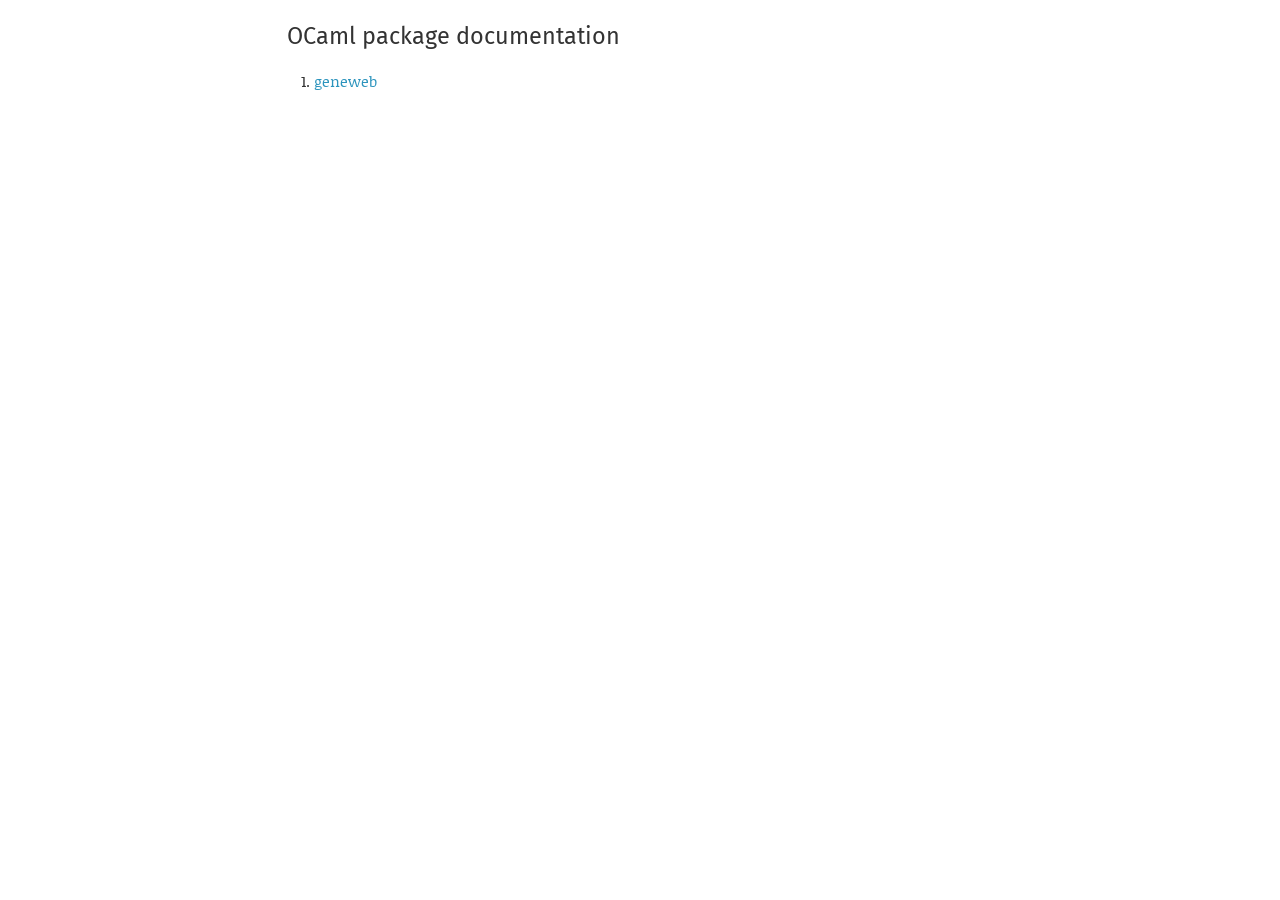
<file: index.html>
<!DOCTYPE html>
<html xmlns="http://www.w3.org/1999/xhtml">
  <head>
    <title>index</title>
    <link rel="stylesheet" href="./odoc.support/odoc.css"/>
    <meta charset="utf-8"/>
    <meta name="viewport" content="width=device-width,initial-scale=1.0"/>
  </head>
  <body>
    <main class="content">
      <div class="by-name">
      <h2>OCaml package documentation</h2>
      <ol>
      <li><a href="geneweb/index.html">geneweb</a></li>
      </ol>
      </div>
    </main>
  </body>
</html>
</file>
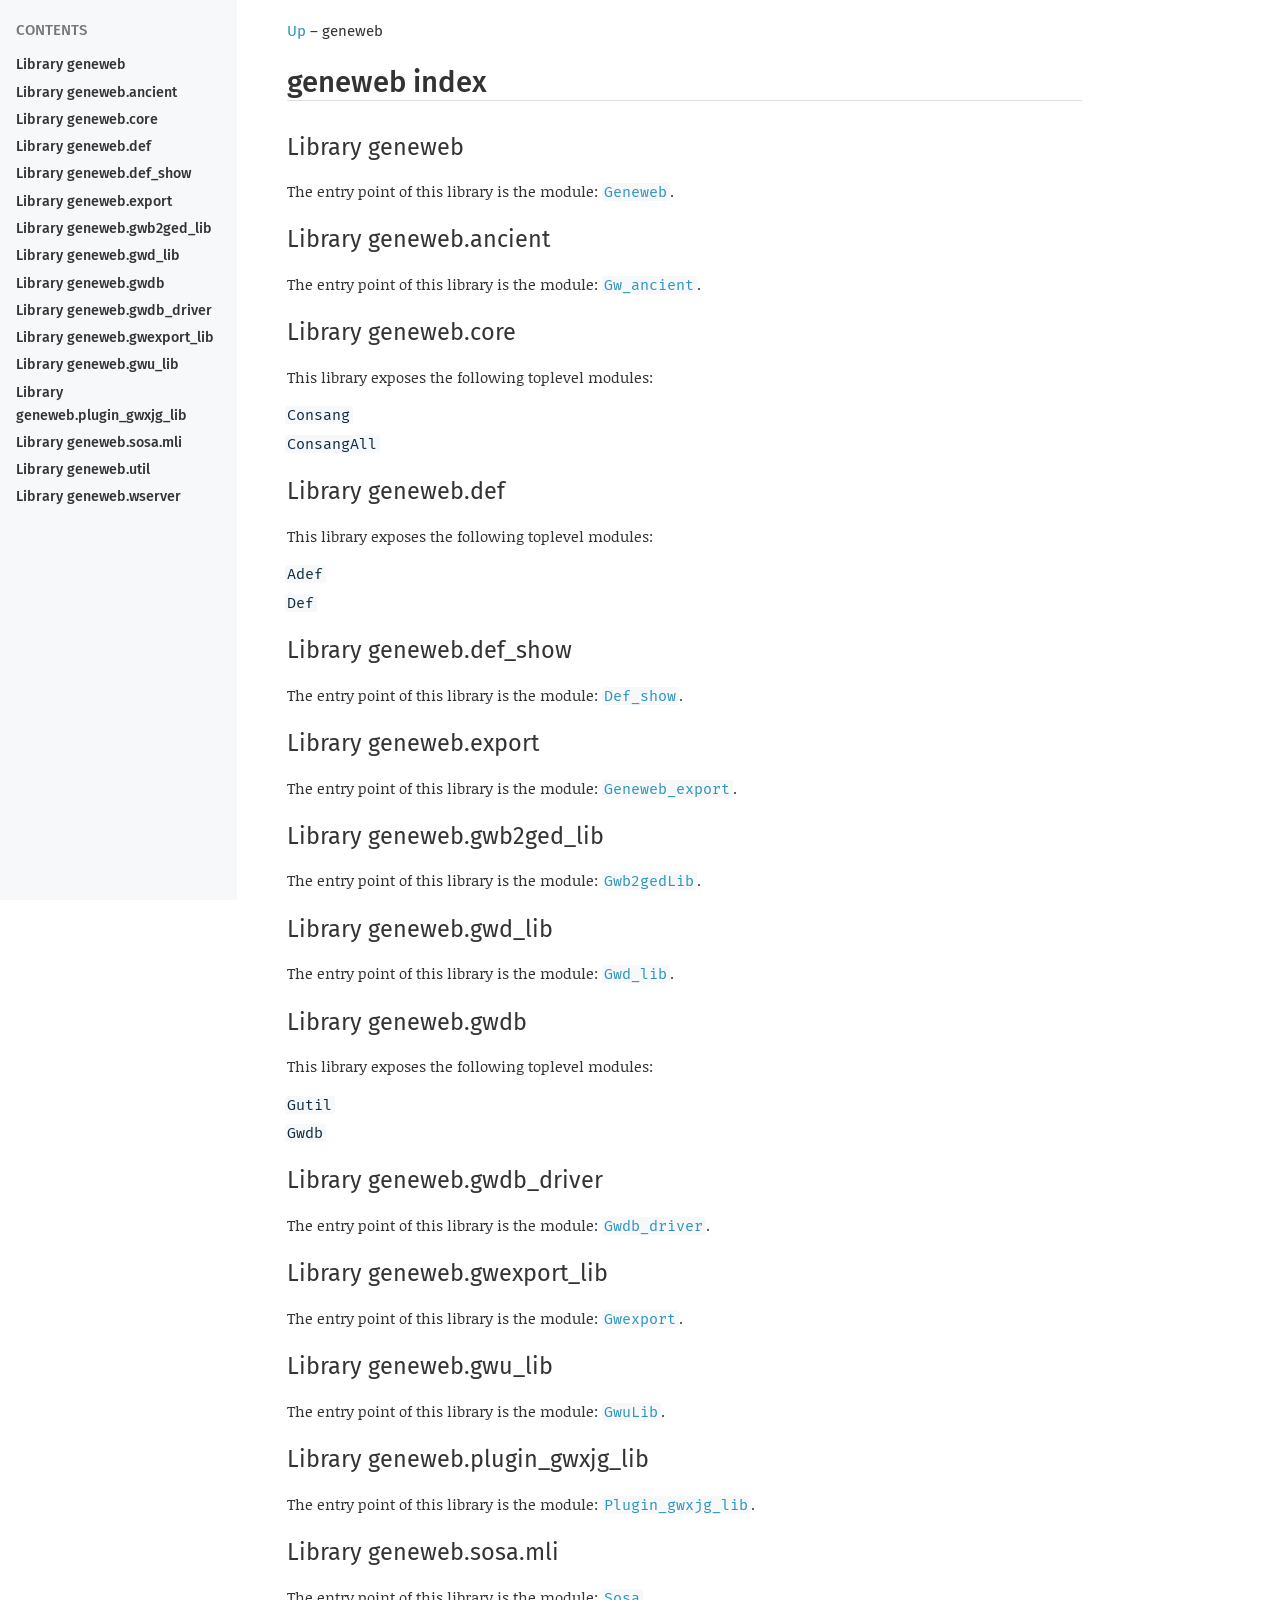
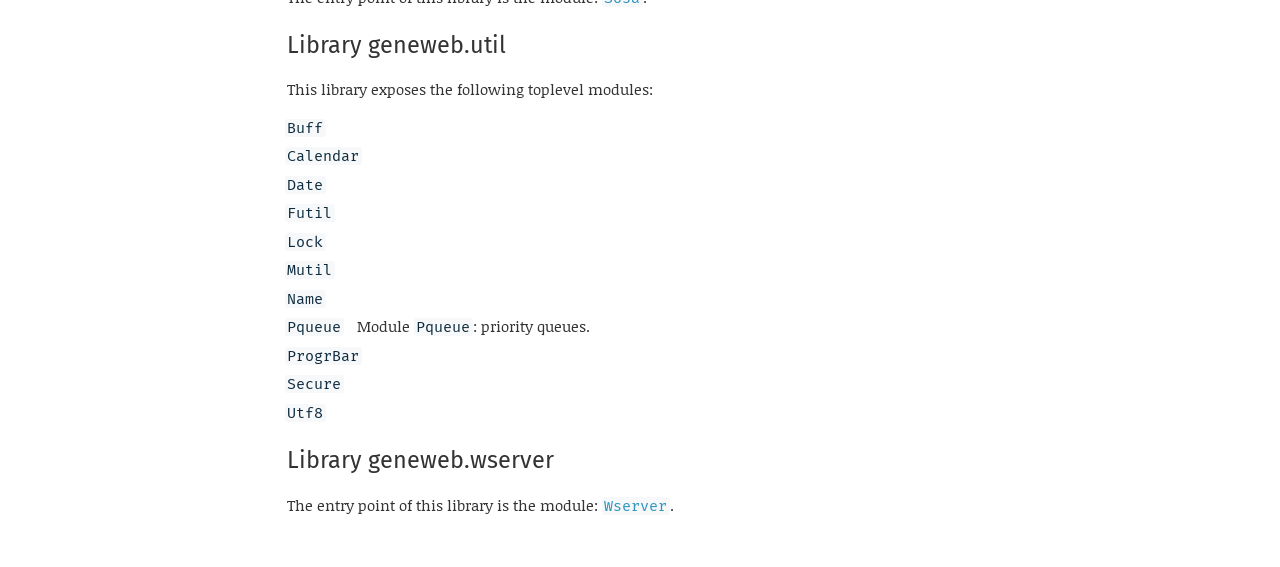
<file: geneweb/index.html>
<!DOCTYPE html>
<html xmlns="http://www.w3.org/1999/xhtml"><head><title>index (geneweb.index)</title><link rel="stylesheet" href="../odoc.support/odoc.css"/><meta charset="utf-8"/><meta name="generator" content="odoc 2.2.2"/><meta name="viewport" content="width=device-width,initial-scale=1.0"/><script src="../odoc.support/highlight.pack.js"></script><script>hljs.initHighlightingOnLoad();</script></head><body class="odoc"><nav class="odoc-nav"><a href="../index.html">Up</a> – geneweb</nav><header class="odoc-preamble"><h1 id="geneweb-index"><a href="#geneweb-index" class="anchor"></a>geneweb index</h1></header><nav class="odoc-toc"><ul><li><a href="#library-geneweb">Library geneweb</a></li><li><a href="#library-geneweb.ancient">Library geneweb.ancient</a></li><li><a href="#library-geneweb.core">Library geneweb.core</a></li><li><a href="#library-geneweb.def">Library geneweb.def</a></li><li><a href="#library-geneweb.def_show">Library geneweb.def_show</a></li><li><a href="#library-geneweb.export">Library geneweb.export</a></li><li><a href="#library-geneweb.gwb2ged_lib">Library geneweb.gwb2ged_lib</a></li><li><a href="#library-geneweb.gwd_lib">Library geneweb.gwd_lib</a></li><li><a href="#library-geneweb.gwdb">Library geneweb.gwdb</a></li><li><a href="#library-geneweb.gwdb_driver">Library geneweb.gwdb_driver</a></li><li><a href="#library-geneweb.gwexport_lib">Library geneweb.gwexport_lib</a></li><li><a href="#library-geneweb.gwu_lib">Library geneweb.gwu_lib</a></li><li><a href="#library-geneweb.plugin_gwxjg_lib">Library geneweb.plugin_gwxjg_lib</a></li><li><a href="#library-geneweb.sosa.mli">Library geneweb.sosa.mli</a></li><li><a href="#library-geneweb.util">Library geneweb.util</a></li><li><a href="#library-geneweb.wserver">Library geneweb.wserver</a></li></ul></nav><div class="odoc-content"><h2 id="library-geneweb"><a href="#library-geneweb" class="anchor"></a>Library geneweb</h2><p>The entry point of this library is the module: <a href="Geneweb/index.html"><code>Geneweb</code></a>.</p><h2 id="library-geneweb.ancient"><a href="#library-geneweb.ancient" class="anchor"></a>Library geneweb.ancient</h2><p>The entry point of this library is the module: <a href="Gw_ancient/index.html"><code>Gw_ancient</code></a>.</p><h2 id="library-geneweb.core"><a href="#library-geneweb.core" class="anchor"></a>Library geneweb.core</h2><p>This library exposes the following toplevel modules:</p><ul class="modules"><li><a href="Consang/index.html"><code>Consang</code></a> </li><li><a href="ConsangAll/index.html"><code>ConsangAll</code></a> </li></ul><h2 id="library-geneweb.def"><a href="#library-geneweb.def" class="anchor"></a>Library geneweb.def</h2><p>This library exposes the following toplevel modules:</p><ul class="modules"><li><a href="Adef/index.html"><code>Adef</code></a> </li><li><a href="Def/index.html"><code>Def</code></a> </li></ul><h2 id="library-geneweb.def_show"><a href="#library-geneweb.def_show" class="anchor"></a>Library geneweb.def_show</h2><p>The entry point of this library is the module: <a href="Def_show/index.html"><code>Def_show</code></a>.</p><h2 id="library-geneweb.export"><a href="#library-geneweb.export" class="anchor"></a>Library geneweb.export</h2><p>The entry point of this library is the module: <a href="Geneweb_export/index.html"><code>Geneweb_export</code></a>.</p><h2 id="library-geneweb.gwb2ged_lib"><a href="#library-geneweb.gwb2ged_lib" class="anchor"></a>Library geneweb.gwb2ged_lib</h2><p>The entry point of this library is the module: <a href="Gwb2gedLib/index.html"><code>Gwb2gedLib</code></a>.</p><h2 id="library-geneweb.gwd_lib"><a href="#library-geneweb.gwd_lib" class="anchor"></a>Library geneweb.gwd_lib</h2><p>The entry point of this library is the module: <a href="Gwd_lib/index.html"><code>Gwd_lib</code></a>.</p><h2 id="library-geneweb.gwdb"><a href="#library-geneweb.gwdb" class="anchor"></a>Library geneweb.gwdb</h2><p>This library exposes the following toplevel modules:</p><ul class="modules"><li><a href="Gutil/index.html"><code>Gutil</code></a> </li><li><a href="Gwdb/index.html"><code>Gwdb</code></a> </li></ul><h2 id="library-geneweb.gwdb_driver"><a href="#library-geneweb.gwdb_driver" class="anchor"></a>Library geneweb.gwdb_driver</h2><p>The entry point of this library is the module: <a href="Gwdb_driver/index.html"><code>Gwdb_driver</code></a>.</p><h2 id="library-geneweb.gwexport_lib"><a href="#library-geneweb.gwexport_lib" class="anchor"></a>Library geneweb.gwexport_lib</h2><p>The entry point of this library is the module: <a href="Gwexport/index.html"><code>Gwexport</code></a>.</p><h2 id="library-geneweb.gwu_lib"><a href="#library-geneweb.gwu_lib" class="anchor"></a>Library geneweb.gwu_lib</h2><p>The entry point of this library is the module: <a href="GwuLib/index.html"><code>GwuLib</code></a>.</p><h2 id="library-geneweb.plugin_gwxjg_lib"><a href="#library-geneweb.plugin_gwxjg_lib" class="anchor"></a>Library geneweb.plugin_gwxjg_lib</h2><p>The entry point of this library is the module: <a href="Plugin_gwxjg_lib/index.html"><code>Plugin_gwxjg_lib</code></a>.</p><h2 id="library-geneweb.sosa.mli"><a href="#library-geneweb.sosa.mli" class="anchor"></a>Library geneweb.sosa.mli</h2><p>The entry point of this library is the module: <a href="Sosa/index.html"><code>Sosa</code></a>.</p><h2 id="library-geneweb.util"><a href="#library-geneweb.util" class="anchor"></a>Library geneweb.util</h2><p>This library exposes the following toplevel modules:</p><ul class="modules"><li><a href="Buff/index.html"><code>Buff</code></a> </li><li><a href="Calendar/index.html"><code>Calendar</code></a> </li><li><a href="Date/index.html"><code>Date</code></a> </li><li><a href="Futil/index.html"><code>Futil</code></a> </li><li><a href="Lock/index.html"><code>Lock</code></a> </li><li><a href="Mutil/index.html"><code>Mutil</code></a> </li><li><a href="Name/index.html"><code>Name</code></a> </li><li><a href="Pqueue/index.html"><code>Pqueue</code></a> <span class="synopsis">Module <code>Pqueue</code>: priority queues.</span></li><li><a href="ProgrBar/index.html"><code>ProgrBar</code></a> </li><li><a href="Secure/index.html"><code>Secure</code></a> </li><li><a href="Utf8/index.html"><code>Utf8</code></a> </li></ul><h2 id="library-geneweb.wserver"><a href="#library-geneweb.wserver" class="anchor"></a>Library geneweb.wserver</h2><p>The entry point of this library is the module: <a href="Wserver/index.html"><code>Wserver</code></a>.</p></div></body></html>
</file>
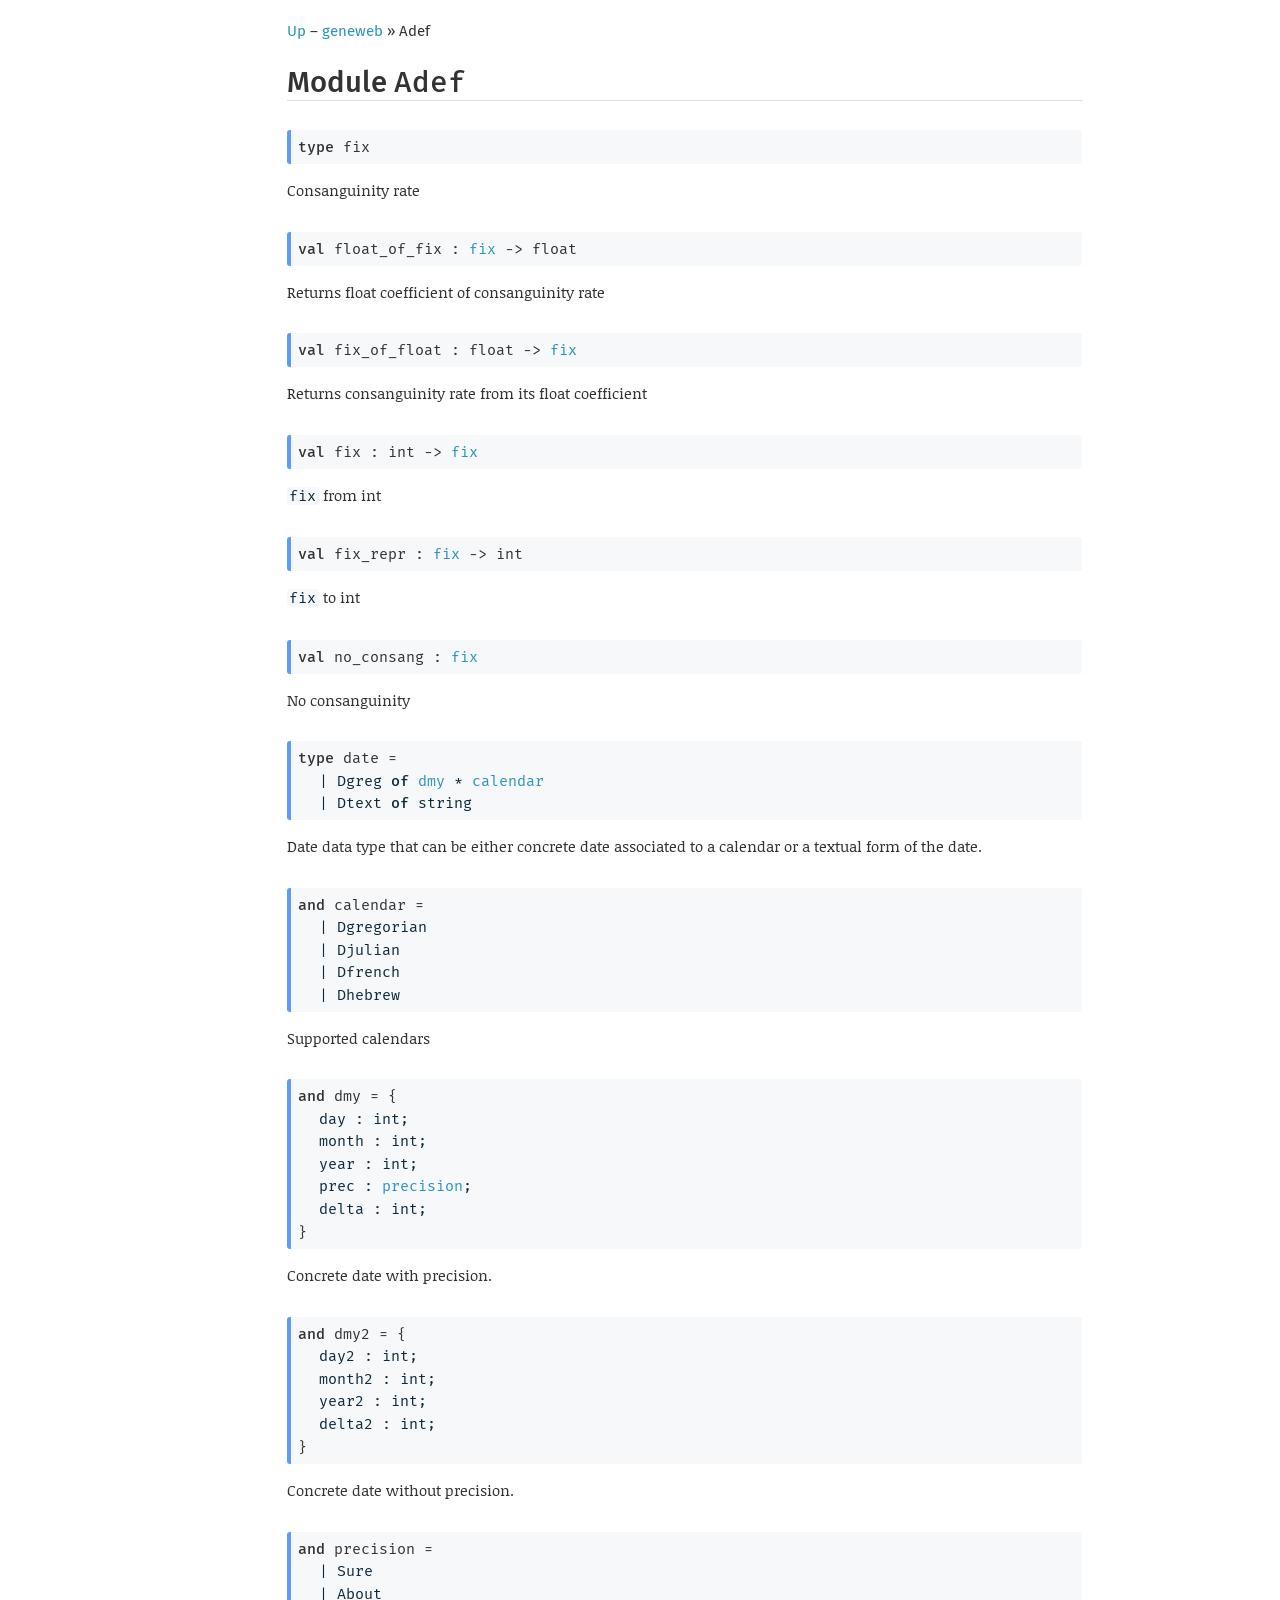
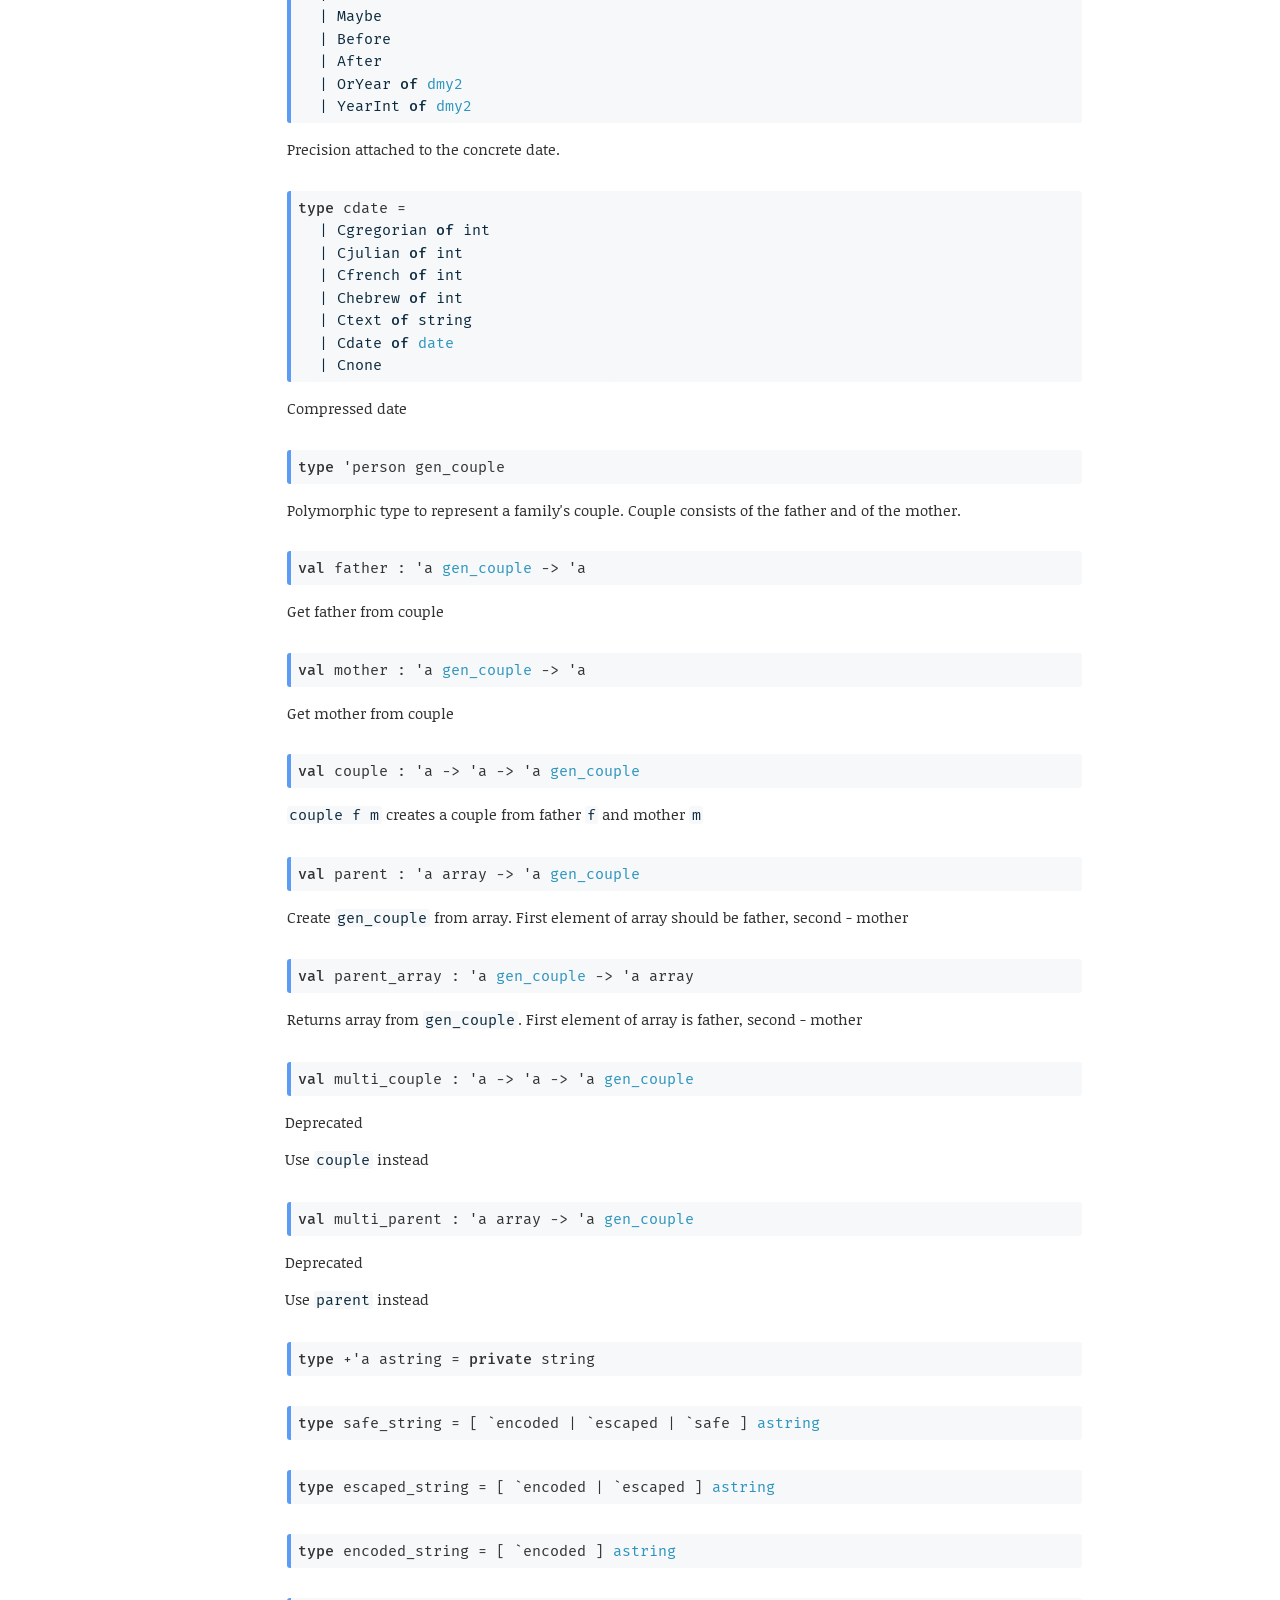
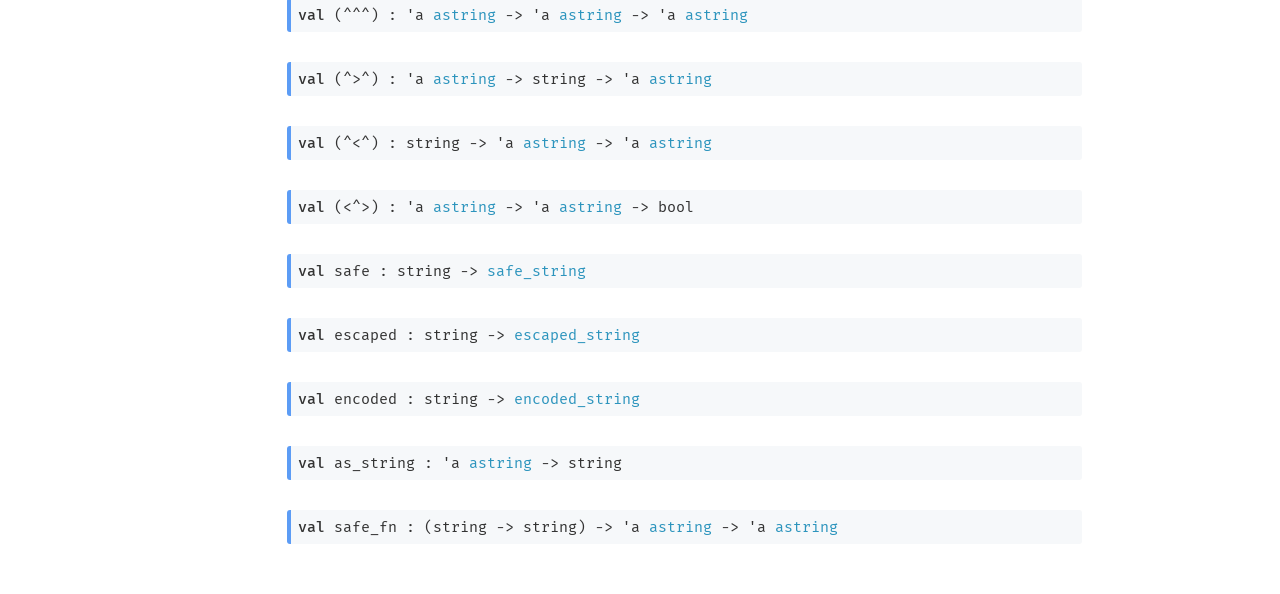
<file: geneweb/Adef/index.html>
<!DOCTYPE html>
<html xmlns="http://www.w3.org/1999/xhtml"><head><title>Adef (geneweb.Adef)</title><link rel="stylesheet" href="../../odoc.support/odoc.css"/><meta charset="utf-8"/><meta name="generator" content="odoc 2.2.2"/><meta name="viewport" content="width=device-width,initial-scale=1.0"/><script src="../../odoc.support/highlight.pack.js"></script><script>hljs.initHighlightingOnLoad();</script></head><body class="odoc"><nav class="odoc-nav"><a href="../index.html">Up</a> – <a href="../index.html">geneweb</a> &#x00BB; Adef</nav><header class="odoc-preamble"><h1>Module <code><span>Adef</span></code></h1></header><div class="odoc-content"><div class="odoc-spec"><div class="spec type anchored" id="type-fix"><a href="#type-fix" class="anchor"></a><code><span><span class="keyword">type</span> fix</span></code></div><div class="spec-doc"><p>Consanguinity rate</p></div></div><div class="odoc-spec"><div class="spec value anchored" id="val-float_of_fix"><a href="#val-float_of_fix" class="anchor"></a><code><span><span class="keyword">val</span> float_of_fix : <span><a href="#type-fix">fix</a> <span class="arrow">&#45;&gt;</span></span> float</span></code></div><div class="spec-doc"><p>Returns float coefficient of consanguinity rate</p></div></div><div class="odoc-spec"><div class="spec value anchored" id="val-fix_of_float"><a href="#val-fix_of_float" class="anchor"></a><code><span><span class="keyword">val</span> fix_of_float : <span>float <span class="arrow">&#45;&gt;</span></span> <a href="#type-fix">fix</a></span></code></div><div class="spec-doc"><p>Returns consanguinity rate from its float coefficient</p></div></div><div class="odoc-spec"><div class="spec value external anchored" id="val-fix"><a href="#val-fix" class="anchor"></a><code><span><span class="keyword">val</span> fix : <span>int <span class="arrow">&#45;&gt;</span></span> <a href="#type-fix">fix</a></span></code></div><div class="spec-doc"><p><code>fix</code> from int</p></div></div><div class="odoc-spec"><div class="spec value external anchored" id="val-fix_repr"><a href="#val-fix_repr" class="anchor"></a><code><span><span class="keyword">val</span> fix_repr : <span><a href="#type-fix">fix</a> <span class="arrow">&#45;&gt;</span></span> int</span></code></div><div class="spec-doc"><p><code>fix</code> to int</p></div></div><div class="odoc-spec"><div class="spec value anchored" id="val-no_consang"><a href="#val-no_consang" class="anchor"></a><code><span><span class="keyword">val</span> no_consang : <a href="#type-fix">fix</a></span></code></div><div class="spec-doc"><p>No consanguinity</p></div></div><div class="odoc-spec"><div class="spec type anchored" id="type-date"><a href="#type-date" class="anchor"></a><code><span><span class="keyword">type</span> date</span><span> = </span></code><ol><li id="type-date.Dgreg" class="def variant constructor anchored"><a href="#type-date.Dgreg" class="anchor"></a><code><span>| </span><span><span class="constructor">Dgreg</span> <span class="keyword">of</span> <a href="#type-dmy">dmy</a> * <a href="#type-calendar">calendar</a></span></code></li><li id="type-date.Dtext" class="def variant constructor anchored"><a href="#type-date.Dtext" class="anchor"></a><code><span>| </span><span><span class="constructor">Dtext</span> <span class="keyword">of</span> string</span></code></li></ol></div><div class="spec-doc"><p>Date data type that can be either concrete date associated to a calendar or a textual form of the date.</p></div></div><div class="odoc-spec"><div class="spec type anchored" id="type-calendar"><a href="#type-calendar" class="anchor"></a><code><span><span class="keyword">and</span> calendar</span><span> = </span></code><ol><li id="type-calendar.Dgregorian" class="def variant constructor anchored"><a href="#type-calendar.Dgregorian" class="anchor"></a><code><span>| </span><span><span class="constructor">Dgregorian</span></span></code></li><li id="type-calendar.Djulian" class="def variant constructor anchored"><a href="#type-calendar.Djulian" class="anchor"></a><code><span>| </span><span><span class="constructor">Djulian</span></span></code></li><li id="type-calendar.Dfrench" class="def variant constructor anchored"><a href="#type-calendar.Dfrench" class="anchor"></a><code><span>| </span><span><span class="constructor">Dfrench</span></span></code></li><li id="type-calendar.Dhebrew" class="def variant constructor anchored"><a href="#type-calendar.Dhebrew" class="anchor"></a><code><span>| </span><span><span class="constructor">Dhebrew</span></span></code></li></ol></div><div class="spec-doc"><p>Supported calendars</p></div></div><div class="odoc-spec"><div class="spec type anchored" id="type-dmy"><a href="#type-dmy" class="anchor"></a><code><span><span class="keyword">and</span> dmy</span><span> = </span><span>{</span></code><ol><li id="type-dmy.day" class="def record field anchored"><a href="#type-dmy.day" class="anchor"></a><code><span>day : int;</span></code></li><li id="type-dmy.month" class="def record field anchored"><a href="#type-dmy.month" class="anchor"></a><code><span>month : int;</span></code></li><li id="type-dmy.year" class="def record field anchored"><a href="#type-dmy.year" class="anchor"></a><code><span>year : int;</span></code></li><li id="type-dmy.prec" class="def record field anchored"><a href="#type-dmy.prec" class="anchor"></a><code><span>prec : <a href="#type-precision">precision</a>;</span></code></li><li id="type-dmy.delta" class="def record field anchored"><a href="#type-dmy.delta" class="anchor"></a><code><span>delta : int;</span></code></li></ol><code><span>}</span></code></div><div class="spec-doc"><p>Concrete date with precision.</p></div></div><div class="odoc-spec"><div class="spec type anchored" id="type-dmy2"><a href="#type-dmy2" class="anchor"></a><code><span><span class="keyword">and</span> dmy2</span><span> = </span><span>{</span></code><ol><li id="type-dmy2.day2" class="def record field anchored"><a href="#type-dmy2.day2" class="anchor"></a><code><span>day2 : int;</span></code></li><li id="type-dmy2.month2" class="def record field anchored"><a href="#type-dmy2.month2" class="anchor"></a><code><span>month2 : int;</span></code></li><li id="type-dmy2.year2" class="def record field anchored"><a href="#type-dmy2.year2" class="anchor"></a><code><span>year2 : int;</span></code></li><li id="type-dmy2.delta2" class="def record field anchored"><a href="#type-dmy2.delta2" class="anchor"></a><code><span>delta2 : int;</span></code></li></ol><code><span>}</span></code></div><div class="spec-doc"><p>Concrete date without precision.</p></div></div><div class="odoc-spec"><div class="spec type anchored" id="type-precision"><a href="#type-precision" class="anchor"></a><code><span><span class="keyword">and</span> precision</span><span> = </span></code><ol><li id="type-precision.Sure" class="def variant constructor anchored"><a href="#type-precision.Sure" class="anchor"></a><code><span>| </span><span><span class="constructor">Sure</span></span></code></li><li id="type-precision.About" class="def variant constructor anchored"><a href="#type-precision.About" class="anchor"></a><code><span>| </span><span><span class="constructor">About</span></span></code></li><li id="type-precision.Maybe" class="def variant constructor anchored"><a href="#type-precision.Maybe" class="anchor"></a><code><span>| </span><span><span class="constructor">Maybe</span></span></code></li><li id="type-precision.Before" class="def variant constructor anchored"><a href="#type-precision.Before" class="anchor"></a><code><span>| </span><span><span class="constructor">Before</span></span></code></li><li id="type-precision.After" class="def variant constructor anchored"><a href="#type-precision.After" class="anchor"></a><code><span>| </span><span><span class="constructor">After</span></span></code></li><li id="type-precision.OrYear" class="def variant constructor anchored"><a href="#type-precision.OrYear" class="anchor"></a><code><span>| </span><span><span class="constructor">OrYear</span> <span class="keyword">of</span> <a href="#type-dmy2">dmy2</a></span></code></li><li id="type-precision.YearInt" class="def variant constructor anchored"><a href="#type-precision.YearInt" class="anchor"></a><code><span>| </span><span><span class="constructor">YearInt</span> <span class="keyword">of</span> <a href="#type-dmy2">dmy2</a></span></code></li></ol></div><div class="spec-doc"><p>Precision attached to the concrete date.</p></div></div><div class="odoc-spec"><div class="spec type anchored" id="type-cdate"><a href="#type-cdate" class="anchor"></a><code><span><span class="keyword">type</span> cdate</span><span> = </span></code><ol><li id="type-cdate.Cgregorian" class="def variant constructor anchored"><a href="#type-cdate.Cgregorian" class="anchor"></a><code><span>| </span><span><span class="constructor">Cgregorian</span> <span class="keyword">of</span> int</span></code></li><li id="type-cdate.Cjulian" class="def variant constructor anchored"><a href="#type-cdate.Cjulian" class="anchor"></a><code><span>| </span><span><span class="constructor">Cjulian</span> <span class="keyword">of</span> int</span></code></li><li id="type-cdate.Cfrench" class="def variant constructor anchored"><a href="#type-cdate.Cfrench" class="anchor"></a><code><span>| </span><span><span class="constructor">Cfrench</span> <span class="keyword">of</span> int</span></code></li><li id="type-cdate.Chebrew" class="def variant constructor anchored"><a href="#type-cdate.Chebrew" class="anchor"></a><code><span>| </span><span><span class="constructor">Chebrew</span> <span class="keyword">of</span> int</span></code></li><li id="type-cdate.Ctext" class="def variant constructor anchored"><a href="#type-cdate.Ctext" class="anchor"></a><code><span>| </span><span><span class="constructor">Ctext</span> <span class="keyword">of</span> string</span></code></li><li id="type-cdate.Cdate" class="def variant constructor anchored"><a href="#type-cdate.Cdate" class="anchor"></a><code><span>| </span><span><span class="constructor">Cdate</span> <span class="keyword">of</span> <a href="#type-date">date</a></span></code></li><li id="type-cdate.Cnone" class="def variant constructor anchored"><a href="#type-cdate.Cnone" class="anchor"></a><code><span>| </span><span><span class="constructor">Cnone</span></span></code></li></ol></div><div class="spec-doc"><p>Compressed date</p></div></div><div class="odoc-spec"><div class="spec type anchored" id="type-gen_couple"><a href="#type-gen_couple" class="anchor"></a><code><span><span class="keyword">type</span> <span>'person gen_couple</span></span></code></div><div class="spec-doc"><p>Polymorphic type to represent a family's couple. Couple consists of the father and of the mother.</p></div></div><div class="odoc-spec"><div class="spec value anchored" id="val-father"><a href="#val-father" class="anchor"></a><code><span><span class="keyword">val</span> father : <span><span><span class="type-var">'a</span> <a href="#type-gen_couple">gen_couple</a></span> <span class="arrow">&#45;&gt;</span></span> <span class="type-var">'a</span></span></code></div><div class="spec-doc"><p>Get father from couple</p></div></div><div class="odoc-spec"><div class="spec value anchored" id="val-mother"><a href="#val-mother" class="anchor"></a><code><span><span class="keyword">val</span> mother : <span><span><span class="type-var">'a</span> <a href="#type-gen_couple">gen_couple</a></span> <span class="arrow">&#45;&gt;</span></span> <span class="type-var">'a</span></span></code></div><div class="spec-doc"><p>Get mother from couple</p></div></div><div class="odoc-spec"><div class="spec value anchored" id="val-couple"><a href="#val-couple" class="anchor"></a><code><span><span class="keyword">val</span> couple : <span><span class="type-var">'a</span> <span class="arrow">&#45;&gt;</span></span> <span><span class="type-var">'a</span> <span class="arrow">&#45;&gt;</span></span> <span><span class="type-var">'a</span> <a href="#type-gen_couple">gen_couple</a></span></span></code></div><div class="spec-doc"><p><code>couple f m</code> creates a couple from father <code>f</code> and mother <code>m</code></p></div></div><div class="odoc-spec"><div class="spec value anchored" id="val-parent"><a href="#val-parent" class="anchor"></a><code><span><span class="keyword">val</span> parent : <span><span><span class="type-var">'a</span> array</span> <span class="arrow">&#45;&gt;</span></span> <span><span class="type-var">'a</span> <a href="#type-gen_couple">gen_couple</a></span></span></code></div><div class="spec-doc"><p>Create <code>gen_couple</code> from array. First element of array should be father, second - mother</p></div></div><div class="odoc-spec"><div class="spec value anchored" id="val-parent_array"><a href="#val-parent_array" class="anchor"></a><code><span><span class="keyword">val</span> parent_array : <span><span><span class="type-var">'a</span> <a href="#type-gen_couple">gen_couple</a></span> <span class="arrow">&#45;&gt;</span></span> <span><span class="type-var">'a</span> array</span></span></code></div><div class="spec-doc"><p>Returns array from <code>gen_couple</code>. First element of array is father, second - mother</p></div></div><div class="odoc-spec"><div class="spec value anchored" id="val-multi_couple"><a href="#val-multi_couple" class="anchor"></a><code><span><span class="keyword">val</span> multi_couple : <span><span class="type-var">'a</span> <span class="arrow">&#45;&gt;</span></span> <span><span class="type-var">'a</span> <span class="arrow">&#45;&gt;</span></span> <span><span class="type-var">'a</span> <a href="#type-gen_couple">gen_couple</a></span></span></code></div><div class="spec-doc"><ul class="at-tags"><li class="deprecated"><span class="at-tag">deprecated</span> <p>Use <code>couple</code> instead</p></li></ul></div></div><div class="odoc-spec"><div class="spec value anchored" id="val-multi_parent"><a href="#val-multi_parent" class="anchor"></a><code><span><span class="keyword">val</span> multi_parent : <span><span><span class="type-var">'a</span> array</span> <span class="arrow">&#45;&gt;</span></span> <span><span class="type-var">'a</span> <a href="#type-gen_couple">gen_couple</a></span></span></code></div><div class="spec-doc"><ul class="at-tags"><li class="deprecated"><span class="at-tag">deprecated</span> <p>Use <code>parent</code> instead</p></li></ul></div></div><div class="odoc-spec"><div class="spec type anchored" id="type-astring"><a href="#type-astring" class="anchor"></a><code><span><span class="keyword">type</span> <span>+'a astring</span></span><span> = <span class="keyword">private</span> string</span></code></div></div><div class="odoc-spec"><div class="spec type anchored" id="type-safe_string"><a href="#type-safe_string" class="anchor"></a><code><span><span class="keyword">type</span> safe_string</span><span> = <span><span>[ `encoded <span>| `escaped</span> <span>| `safe</span> ]</span> <a href="#type-astring">astring</a></span></span></code></div></div><div class="odoc-spec"><div class="spec type anchored" id="type-escaped_string"><a href="#type-escaped_string" class="anchor"></a><code><span><span class="keyword">type</span> escaped_string</span><span> = <span><span>[ `encoded <span>| `escaped</span> ]</span> <a href="#type-astring">astring</a></span></span></code></div></div><div class="odoc-spec"><div class="spec type anchored" id="type-encoded_string"><a href="#type-encoded_string" class="anchor"></a><code><span><span class="keyword">type</span> encoded_string</span><span> = <span><span>[ `encoded ]</span> <a href="#type-astring">astring</a></span></span></code></div></div><div class="odoc-spec"><div class="spec value anchored" id="val-(^^^)"><a href="#val-(^^^)" class="anchor"></a><code><span><span class="keyword">val</span> (^^^) : <span><span><span class="type-var">'a</span> <a href="#type-astring">astring</a></span> <span class="arrow">&#45;&gt;</span></span> <span><span><span class="type-var">'a</span> <a href="#type-astring">astring</a></span> <span class="arrow">&#45;&gt;</span></span> <span><span class="type-var">'a</span> <a href="#type-astring">astring</a></span></span></code></div></div><div class="odoc-spec"><div class="spec value anchored" id="val-(^&gt;^)"><a href="#val-(^&gt;^)" class="anchor"></a><code><span><span class="keyword">val</span> (^&gt;^) : <span><span><span class="type-var">'a</span> <a href="#type-astring">astring</a></span> <span class="arrow">&#45;&gt;</span></span> <span>string <span class="arrow">&#45;&gt;</span></span> <span><span class="type-var">'a</span> <a href="#type-astring">astring</a></span></span></code></div></div><div class="odoc-spec"><div class="spec value anchored" id="val-(^&lt;^)"><a href="#val-(^&lt;^)" class="anchor"></a><code><span><span class="keyword">val</span> (^&lt;^) : <span>string <span class="arrow">&#45;&gt;</span></span> <span><span><span class="type-var">'a</span> <a href="#type-astring">astring</a></span> <span class="arrow">&#45;&gt;</span></span> <span><span class="type-var">'a</span> <a href="#type-astring">astring</a></span></span></code></div></div><div class="odoc-spec"><div class="spec value anchored" id="val-(&lt;^&gt;)"><a href="#val-(&lt;^&gt;)" class="anchor"></a><code><span><span class="keyword">val</span> (&lt;^&gt;) : <span><span><span class="type-var">'a</span> <a href="#type-astring">astring</a></span> <span class="arrow">&#45;&gt;</span></span> <span><span><span class="type-var">'a</span> <a href="#type-astring">astring</a></span> <span class="arrow">&#45;&gt;</span></span> bool</span></code></div></div><div class="odoc-spec"><div class="spec value anchored" id="val-safe"><a href="#val-safe" class="anchor"></a><code><span><span class="keyword">val</span> safe : <span>string <span class="arrow">&#45;&gt;</span></span> <a href="#type-safe_string">safe_string</a></span></code></div></div><div class="odoc-spec"><div class="spec value anchored" id="val-escaped"><a href="#val-escaped" class="anchor"></a><code><span><span class="keyword">val</span> escaped : <span>string <span class="arrow">&#45;&gt;</span></span> <a href="#type-escaped_string">escaped_string</a></span></code></div></div><div class="odoc-spec"><div class="spec value anchored" id="val-encoded"><a href="#val-encoded" class="anchor"></a><code><span><span class="keyword">val</span> encoded : <span>string <span class="arrow">&#45;&gt;</span></span> <a href="#type-encoded_string">encoded_string</a></span></code></div></div><div class="odoc-spec"><div class="spec value anchored" id="val-as_string"><a href="#val-as_string" class="anchor"></a><code><span><span class="keyword">val</span> as_string : <span><span><span class="type-var">'a</span> <a href="#type-astring">astring</a></span> <span class="arrow">&#45;&gt;</span></span> string</span></code></div></div><div class="odoc-spec"><div class="spec value anchored" id="val-safe_fn"><a href="#val-safe_fn" class="anchor"></a><code><span><span class="keyword">val</span> safe_fn : <span><span>(<span>string <span class="arrow">&#45;&gt;</span></span> string)</span> <span class="arrow">&#45;&gt;</span></span> <span><span><span class="type-var">'a</span> <a href="#type-astring">astring</a></span> <span class="arrow">&#45;&gt;</span></span> <span><span class="type-var">'a</span> <a href="#type-astring">astring</a></span></span></code></div></div></div></body></html>
</file>
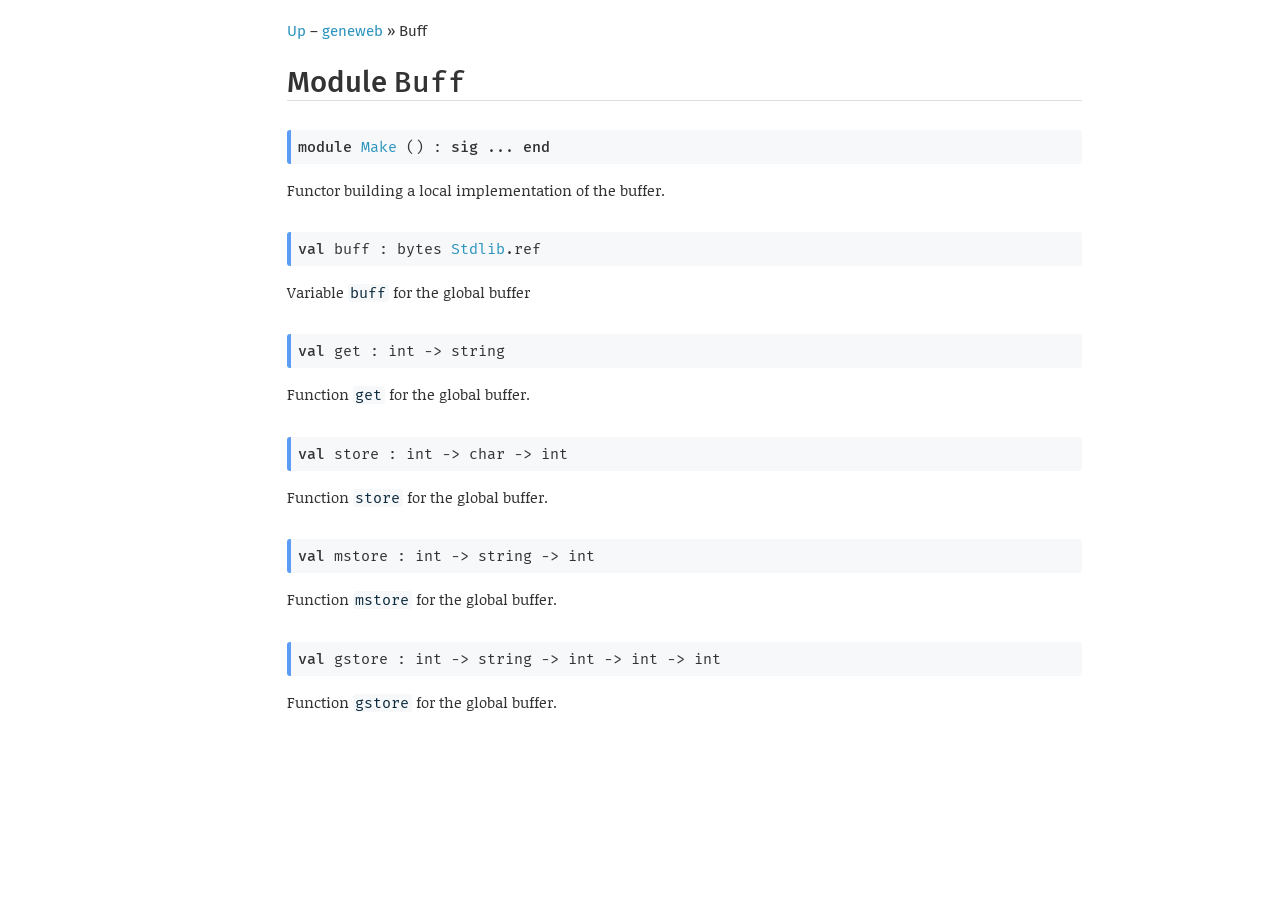
<file: geneweb/Buff/index.html>
<!DOCTYPE html>
<html xmlns="http://www.w3.org/1999/xhtml"><head><title>Buff (geneweb.Buff)</title><link rel="stylesheet" href="../../odoc.support/odoc.css"/><meta charset="utf-8"/><meta name="generator" content="odoc 2.2.2"/><meta name="viewport" content="width=device-width,initial-scale=1.0"/><script src="../../odoc.support/highlight.pack.js"></script><script>hljs.initHighlightingOnLoad();</script></head><body class="odoc"><nav class="odoc-nav"><a href="../index.html">Up</a> – <a href="../index.html">geneweb</a> &#x00BB; Buff</nav><header class="odoc-preamble"><h1>Module <code><span>Buff</span></code></h1></header><div class="odoc-content"><div class="odoc-spec"><div class="spec module anchored" id="module-Make"><a href="#module-Make" class="anchor"></a><code><span><span class="keyword">module</span> <a href="Make/index.html">Make</a></span><span> () : <span class="keyword">sig</span> ... <span class="keyword">end</span></span></code></div><div class="spec-doc"><p>Functor building a local implementation of the buffer.</p></div></div><div class="odoc-spec"><div class="spec value anchored" id="val-buff"><a href="#val-buff" class="anchor"></a><code><span><span class="keyword">val</span> buff : <span>bytes <span class="xref-unresolved">Stdlib</span>.ref</span></span></code></div><div class="spec-doc"><p>Variable <code>buff</code> for the global buffer</p></div></div><div class="odoc-spec"><div class="spec value anchored" id="val-get"><a href="#val-get" class="anchor"></a><code><span><span class="keyword">val</span> get : <span>int <span class="arrow">&#45;&gt;</span></span> string</span></code></div><div class="spec-doc"><p>Function <code>get</code> for the global buffer.</p></div></div><div class="odoc-spec"><div class="spec value anchored" id="val-store"><a href="#val-store" class="anchor"></a><code><span><span class="keyword">val</span> store : <span>int <span class="arrow">&#45;&gt;</span></span> <span>char <span class="arrow">&#45;&gt;</span></span> int</span></code></div><div class="spec-doc"><p>Function <code>store</code> for the global buffer.</p></div></div><div class="odoc-spec"><div class="spec value anchored" id="val-mstore"><a href="#val-mstore" class="anchor"></a><code><span><span class="keyword">val</span> mstore : <span>int <span class="arrow">&#45;&gt;</span></span> <span>string <span class="arrow">&#45;&gt;</span></span> int</span></code></div><div class="spec-doc"><p>Function <code>mstore</code> for the global buffer.</p></div></div><div class="odoc-spec"><div class="spec value anchored" id="val-gstore"><a href="#val-gstore" class="anchor"></a><code><span><span class="keyword">val</span> gstore : <span>int <span class="arrow">&#45;&gt;</span></span> <span>string <span class="arrow">&#45;&gt;</span></span> <span>int <span class="arrow">&#45;&gt;</span></span> <span>int <span class="arrow">&#45;&gt;</span></span> int</span></code></div><div class="spec-doc"><p>Function <code>gstore</code> for the global buffer.</p></div></div></div></body></html>
</file>
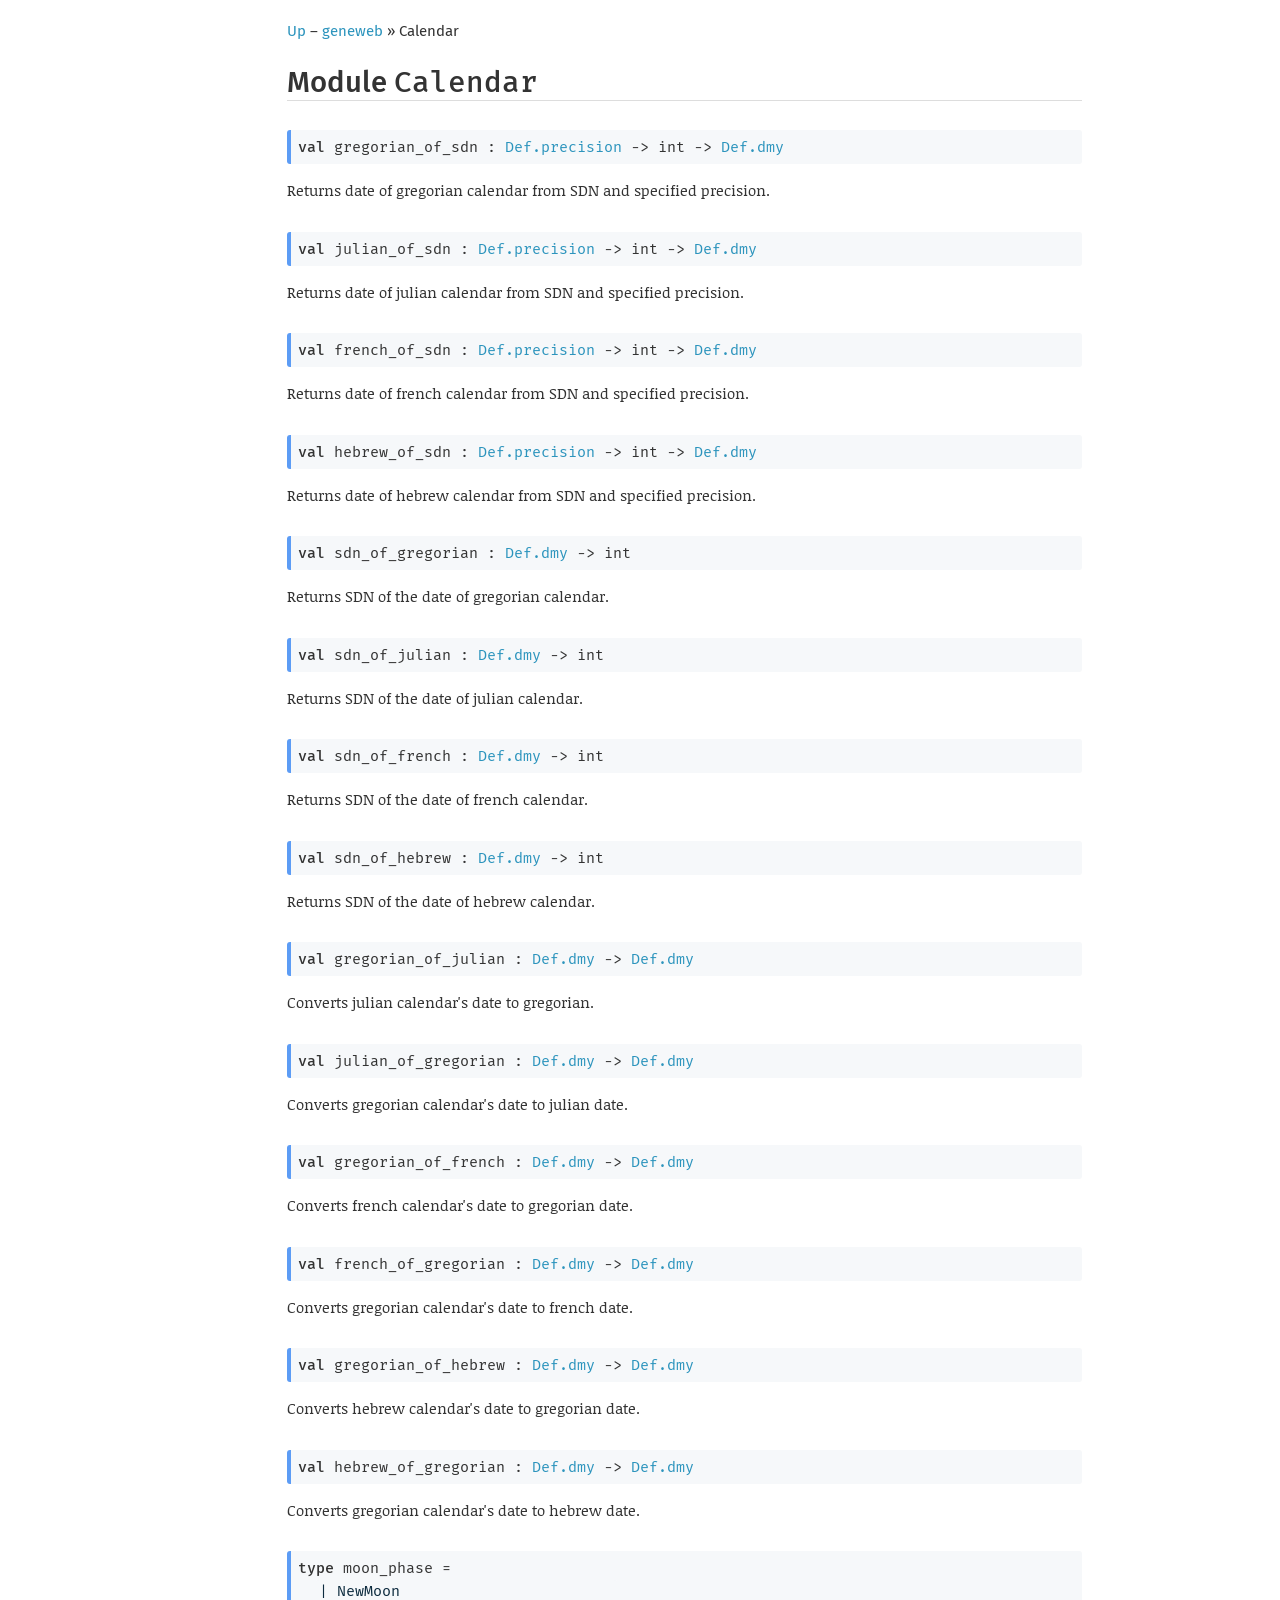
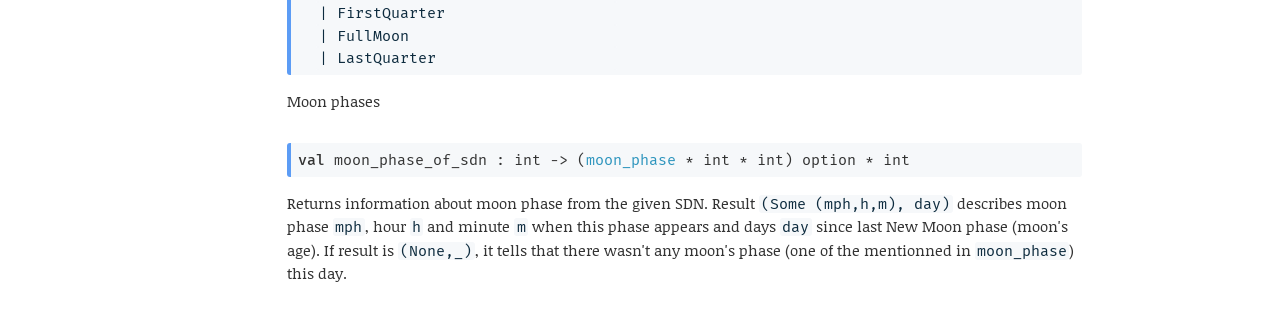
<file: geneweb/Calendar/index.html>
<!DOCTYPE html>
<html xmlns="http://www.w3.org/1999/xhtml"><head><title>Calendar (geneweb.Calendar)</title><link rel="stylesheet" href="../../odoc.support/odoc.css"/><meta charset="utf-8"/><meta name="generator" content="odoc 2.2.2"/><meta name="viewport" content="width=device-width,initial-scale=1.0"/><script src="../../odoc.support/highlight.pack.js"></script><script>hljs.initHighlightingOnLoad();</script></head><body class="odoc"><nav class="odoc-nav"><a href="../index.html">Up</a> – <a href="../index.html">geneweb</a> &#x00BB; Calendar</nav><header class="odoc-preamble"><h1>Module <code><span>Calendar</span></code></h1></header><div class="odoc-content"><div class="odoc-spec"><div class="spec value anchored" id="val-gregorian_of_sdn"><a href="#val-gregorian_of_sdn" class="anchor"></a><code><span><span class="keyword">val</span> gregorian_of_sdn : <span><a href="../Def/index.html#type-precision">Def.precision</a> <span class="arrow">&#45;&gt;</span></span> <span>int <span class="arrow">&#45;&gt;</span></span> <a href="../Def/index.html#type-dmy">Def.dmy</a></span></code></div><div class="spec-doc"><p>Returns date of gregorian calendar from SDN and specified precision.</p></div></div><div class="odoc-spec"><div class="spec value anchored" id="val-julian_of_sdn"><a href="#val-julian_of_sdn" class="anchor"></a><code><span><span class="keyword">val</span> julian_of_sdn : <span><a href="../Def/index.html#type-precision">Def.precision</a> <span class="arrow">&#45;&gt;</span></span> <span>int <span class="arrow">&#45;&gt;</span></span> <a href="../Def/index.html#type-dmy">Def.dmy</a></span></code></div><div class="spec-doc"><p>Returns date of julian calendar from SDN and specified precision.</p></div></div><div class="odoc-spec"><div class="spec value anchored" id="val-french_of_sdn"><a href="#val-french_of_sdn" class="anchor"></a><code><span><span class="keyword">val</span> french_of_sdn : <span><a href="../Def/index.html#type-precision">Def.precision</a> <span class="arrow">&#45;&gt;</span></span> <span>int <span class="arrow">&#45;&gt;</span></span> <a href="../Def/index.html#type-dmy">Def.dmy</a></span></code></div><div class="spec-doc"><p>Returns date of french calendar from SDN and specified precision.</p></div></div><div class="odoc-spec"><div class="spec value anchored" id="val-hebrew_of_sdn"><a href="#val-hebrew_of_sdn" class="anchor"></a><code><span><span class="keyword">val</span> hebrew_of_sdn : <span><a href="../Def/index.html#type-precision">Def.precision</a> <span class="arrow">&#45;&gt;</span></span> <span>int <span class="arrow">&#45;&gt;</span></span> <a href="../Def/index.html#type-dmy">Def.dmy</a></span></code></div><div class="spec-doc"><p>Returns date of hebrew calendar from SDN and specified precision.</p></div></div><div class="odoc-spec"><div class="spec value anchored" id="val-sdn_of_gregorian"><a href="#val-sdn_of_gregorian" class="anchor"></a><code><span><span class="keyword">val</span> sdn_of_gregorian : <span><a href="../Def/index.html#type-dmy">Def.dmy</a> <span class="arrow">&#45;&gt;</span></span> int</span></code></div><div class="spec-doc"><p>Returns SDN of the date of gregorian calendar.</p></div></div><div class="odoc-spec"><div class="spec value anchored" id="val-sdn_of_julian"><a href="#val-sdn_of_julian" class="anchor"></a><code><span><span class="keyword">val</span> sdn_of_julian : <span><a href="../Def/index.html#type-dmy">Def.dmy</a> <span class="arrow">&#45;&gt;</span></span> int</span></code></div><div class="spec-doc"><p>Returns SDN of the date of julian calendar.</p></div></div><div class="odoc-spec"><div class="spec value anchored" id="val-sdn_of_french"><a href="#val-sdn_of_french" class="anchor"></a><code><span><span class="keyword">val</span> sdn_of_french : <span><a href="../Def/index.html#type-dmy">Def.dmy</a> <span class="arrow">&#45;&gt;</span></span> int</span></code></div><div class="spec-doc"><p>Returns SDN of the date of french calendar.</p></div></div><div class="odoc-spec"><div class="spec value anchored" id="val-sdn_of_hebrew"><a href="#val-sdn_of_hebrew" class="anchor"></a><code><span><span class="keyword">val</span> sdn_of_hebrew : <span><a href="../Def/index.html#type-dmy">Def.dmy</a> <span class="arrow">&#45;&gt;</span></span> int</span></code></div><div class="spec-doc"><p>Returns SDN of the date of hebrew calendar.</p></div></div><div class="odoc-spec"><div class="spec value anchored" id="val-gregorian_of_julian"><a href="#val-gregorian_of_julian" class="anchor"></a><code><span><span class="keyword">val</span> gregorian_of_julian : <span><a href="../Def/index.html#type-dmy">Def.dmy</a> <span class="arrow">&#45;&gt;</span></span> <a href="../Def/index.html#type-dmy">Def.dmy</a></span></code></div><div class="spec-doc"><p>Converts julian calendar's date to gregorian.</p></div></div><div class="odoc-spec"><div class="spec value anchored" id="val-julian_of_gregorian"><a href="#val-julian_of_gregorian" class="anchor"></a><code><span><span class="keyword">val</span> julian_of_gregorian : <span><a href="../Def/index.html#type-dmy">Def.dmy</a> <span class="arrow">&#45;&gt;</span></span> <a href="../Def/index.html#type-dmy">Def.dmy</a></span></code></div><div class="spec-doc"><p>Converts gregorian calendar's date to julian date.</p></div></div><div class="odoc-spec"><div class="spec value anchored" id="val-gregorian_of_french"><a href="#val-gregorian_of_french" class="anchor"></a><code><span><span class="keyword">val</span> gregorian_of_french : <span><a href="../Def/index.html#type-dmy">Def.dmy</a> <span class="arrow">&#45;&gt;</span></span> <a href="../Def/index.html#type-dmy">Def.dmy</a></span></code></div><div class="spec-doc"><p>Converts french calendar's date to gregorian date.</p></div></div><div class="odoc-spec"><div class="spec value anchored" id="val-french_of_gregorian"><a href="#val-french_of_gregorian" class="anchor"></a><code><span><span class="keyword">val</span> french_of_gregorian : <span><a href="../Def/index.html#type-dmy">Def.dmy</a> <span class="arrow">&#45;&gt;</span></span> <a href="../Def/index.html#type-dmy">Def.dmy</a></span></code></div><div class="spec-doc"><p>Converts gregorian calendar's date to french date.</p></div></div><div class="odoc-spec"><div class="spec value anchored" id="val-gregorian_of_hebrew"><a href="#val-gregorian_of_hebrew" class="anchor"></a><code><span><span class="keyword">val</span> gregorian_of_hebrew : <span><a href="../Def/index.html#type-dmy">Def.dmy</a> <span class="arrow">&#45;&gt;</span></span> <a href="../Def/index.html#type-dmy">Def.dmy</a></span></code></div><div class="spec-doc"><p>Converts hebrew calendar's date to gregorian date.</p></div></div><div class="odoc-spec"><div class="spec value anchored" id="val-hebrew_of_gregorian"><a href="#val-hebrew_of_gregorian" class="anchor"></a><code><span><span class="keyword">val</span> hebrew_of_gregorian : <span><a href="../Def/index.html#type-dmy">Def.dmy</a> <span class="arrow">&#45;&gt;</span></span> <a href="../Def/index.html#type-dmy">Def.dmy</a></span></code></div><div class="spec-doc"><p>Converts gregorian calendar's date to hebrew date.</p></div></div><div class="odoc-spec"><div class="spec type anchored" id="type-moon_phase"><a href="#type-moon_phase" class="anchor"></a><code><span><span class="keyword">type</span> moon_phase</span><span> = </span></code><ol><li id="type-moon_phase.NewMoon" class="def variant constructor anchored"><a href="#type-moon_phase.NewMoon" class="anchor"></a><code><span>| </span><span><span class="constructor">NewMoon</span></span></code></li><li id="type-moon_phase.FirstQuarter" class="def variant constructor anchored"><a href="#type-moon_phase.FirstQuarter" class="anchor"></a><code><span>| </span><span><span class="constructor">FirstQuarter</span></span></code></li><li id="type-moon_phase.FullMoon" class="def variant constructor anchored"><a href="#type-moon_phase.FullMoon" class="anchor"></a><code><span>| </span><span><span class="constructor">FullMoon</span></span></code></li><li id="type-moon_phase.LastQuarter" class="def variant constructor anchored"><a href="#type-moon_phase.LastQuarter" class="anchor"></a><code><span>| </span><span><span class="constructor">LastQuarter</span></span></code></li></ol></div><div class="spec-doc"><p>Moon phases</p></div></div><div class="odoc-spec"><div class="spec value anchored" id="val-moon_phase_of_sdn"><a href="#val-moon_phase_of_sdn" class="anchor"></a><code><span><span class="keyword">val</span> moon_phase_of_sdn : <span>int <span class="arrow">&#45;&gt;</span></span> <span><span>(<a href="#type-moon_phase">moon_phase</a> * int * int)</span> option</span> * int</span></code></div><div class="spec-doc"><p>Returns information about moon phase from the given SDN. Result <code>(Some (mph,h,m), day)</code> describes moon phase <code>mph</code>, hour <code>h</code> and minute <code>m</code> when this phase appears and days <code>day</code> since last New Moon phase (moon's age). If result is <code>(None,_)</code>, it tells that there wasn't any moon's phase (one of the mentionned in <code>moon_phase</code>) this day.</p></div></div></div></body></html>
</file>
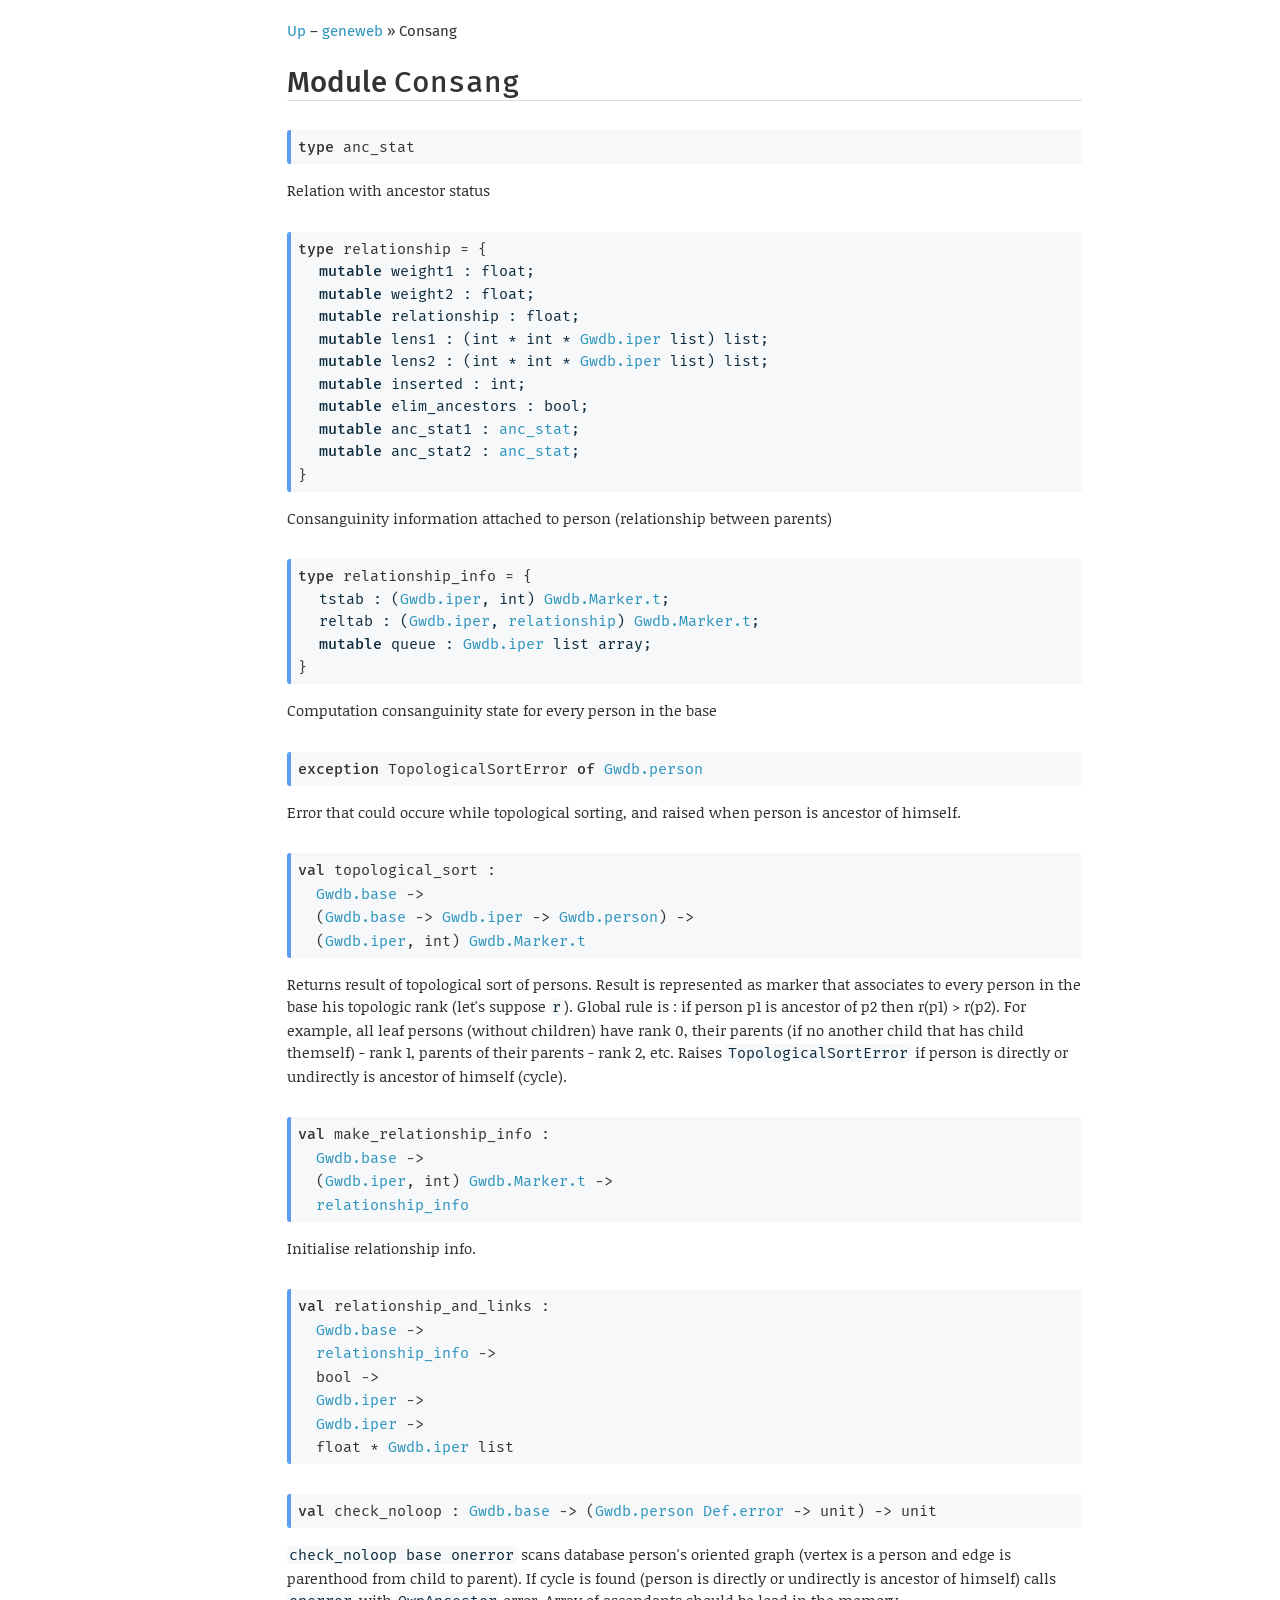
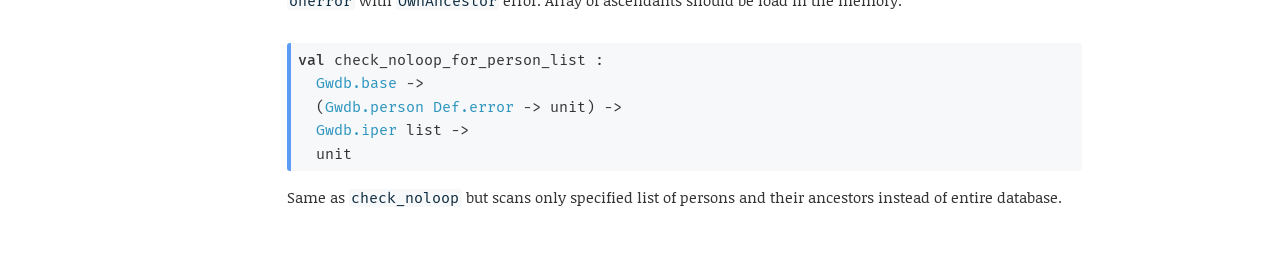
<file: geneweb/Consang/index.html>
<!DOCTYPE html>
<html xmlns="http://www.w3.org/1999/xhtml"><head><title>Consang (geneweb.Consang)</title><link rel="stylesheet" href="../../odoc.support/odoc.css"/><meta charset="utf-8"/><meta name="generator" content="odoc 2.2.2"/><meta name="viewport" content="width=device-width,initial-scale=1.0"/><script src="../../odoc.support/highlight.pack.js"></script><script>hljs.initHighlightingOnLoad();</script></head><body class="odoc"><nav class="odoc-nav"><a href="../index.html">Up</a> – <a href="../index.html">geneweb</a> &#x00BB; Consang</nav><header class="odoc-preamble"><h1>Module <code><span>Consang</span></code></h1></header><div class="odoc-content"><div class="odoc-spec"><div class="spec type anchored" id="type-anc_stat"><a href="#type-anc_stat" class="anchor"></a><code><span><span class="keyword">type</span> anc_stat</span></code></div><div class="spec-doc"><p>Relation with ancestor status</p></div></div><div class="odoc-spec"><div class="spec type anchored" id="type-relationship"><a href="#type-relationship" class="anchor"></a><code><span><span class="keyword">type</span> relationship</span><span> = </span><span>{</span></code><ol><li id="type-relationship.weight1" class="def record field anchored"><a href="#type-relationship.weight1" class="anchor"></a><code><span><span class="keyword">mutable</span> weight1 : float;</span></code></li><li id="type-relationship.weight2" class="def record field anchored"><a href="#type-relationship.weight2" class="anchor"></a><code><span><span class="keyword">mutable</span> weight2 : float;</span></code></li><li id="type-relationship.relationship" class="def record field anchored"><a href="#type-relationship.relationship" class="anchor"></a><code><span><span class="keyword">mutable</span> relationship : float;</span></code></li><li id="type-relationship.lens1" class="def record field anchored"><a href="#type-relationship.lens1" class="anchor"></a><code><span><span class="keyword">mutable</span> lens1 : <span><span>(int * int * <span><a href="../Gwdb/index.html#type-iper">Gwdb.iper</a> list</span>)</span> list</span>;</span></code></li><li id="type-relationship.lens2" class="def record field anchored"><a href="#type-relationship.lens2" class="anchor"></a><code><span><span class="keyword">mutable</span> lens2 : <span><span>(int * int * <span><a href="../Gwdb/index.html#type-iper">Gwdb.iper</a> list</span>)</span> list</span>;</span></code></li><li id="type-relationship.inserted" class="def record field anchored"><a href="#type-relationship.inserted" class="anchor"></a><code><span><span class="keyword">mutable</span> inserted : int;</span></code></li><li id="type-relationship.elim_ancestors" class="def record field anchored"><a href="#type-relationship.elim_ancestors" class="anchor"></a><code><span><span class="keyword">mutable</span> elim_ancestors : bool;</span></code></li><li id="type-relationship.anc_stat1" class="def record field anchored"><a href="#type-relationship.anc_stat1" class="anchor"></a><code><span><span class="keyword">mutable</span> anc_stat1 : <a href="#type-anc_stat">anc_stat</a>;</span></code></li><li id="type-relationship.anc_stat2" class="def record field anchored"><a href="#type-relationship.anc_stat2" class="anchor"></a><code><span><span class="keyword">mutable</span> anc_stat2 : <a href="#type-anc_stat">anc_stat</a>;</span></code></li></ol><code><span>}</span></code></div><div class="spec-doc"><p>Consanguinity information attached to person (relationship between parents)</p></div></div><div class="odoc-spec"><div class="spec type anchored" id="type-relationship_info"><a href="#type-relationship_info" class="anchor"></a><code><span><span class="keyword">type</span> relationship_info</span><span> = </span><span>{</span></code><ol><li id="type-relationship_info.tstab" class="def record field anchored"><a href="#type-relationship_info.tstab" class="anchor"></a><code><span>tstab : <span><span>(<a href="../Gwdb/index.html#type-iper">Gwdb.iper</a>, int)</span> <a href="../Gwdb_driver/Marker/index.html#type-t">Gwdb.Marker.t</a></span>;</span></code></li><li id="type-relationship_info.reltab" class="def record field anchored"><a href="#type-relationship_info.reltab" class="anchor"></a><code><span>reltab : <span><span>(<a href="../Gwdb/index.html#type-iper">Gwdb.iper</a>, <a href="#type-relationship">relationship</a>)</span> <a href="../Gwdb_driver/Marker/index.html#type-t">Gwdb.Marker.t</a></span>;</span></code></li><li id="type-relationship_info.queue" class="def record field anchored"><a href="#type-relationship_info.queue" class="anchor"></a><code><span><span class="keyword">mutable</span> queue : <span><span><a href="../Gwdb/index.html#type-iper">Gwdb.iper</a> list</span> array</span>;</span></code></li></ol><code><span>}</span></code></div><div class="spec-doc"><p>Computation consanguinity state for every person in the base</p></div></div><div class="odoc-spec"><div class="spec exception anchored" id="exception-TopologicalSortError"><a href="#exception-TopologicalSortError" class="anchor"></a><code><span><span class="keyword">exception</span> </span><span><span class="exception">TopologicalSortError</span> <span class="keyword">of</span> <a href="../Gwdb/index.html#type-person">Gwdb.person</a></span></code></div><div class="spec-doc"><p>Error that could occure while topological sorting, and raised when person is ancestor of himself.</p></div></div><div class="odoc-spec"><div class="spec value anchored" id="val-topological_sort"><a href="#val-topological_sort" class="anchor"></a><code><span><span class="keyword">val</span> topological_sort : 
  <span><a href="../Gwdb/index.html#type-base">Gwdb.base</a> <span class="arrow">&#45;&gt;</span></span>
  <span><span>(<span><a href="../Gwdb/index.html#type-base">Gwdb.base</a> <span class="arrow">&#45;&gt;</span></span> <span><a href="../Gwdb/index.html#type-iper">Gwdb.iper</a> <span class="arrow">&#45;&gt;</span></span> <a href="../Gwdb/index.html#type-person">Gwdb.person</a>)</span> <span class="arrow">&#45;&gt;</span></span>
  <span><span>(<a href="../Gwdb/index.html#type-iper">Gwdb.iper</a>, int)</span> <a href="../Gwdb_driver/Marker/index.html#type-t">Gwdb.Marker.t</a></span></span></code></div><div class="spec-doc"><p>Returns result of topological sort of persons. Result is represented as marker that associates to every person in the base his topologic rank (let's suppose <code>r</code>). Global rule is : if person p1 is ancestor of p2 then r(p1) &gt; r(p2). For example, all leaf persons (without children) have rank 0, their parents (if no another child that has child themself) - rank 1, parents of their parents - rank 2, etc. Raises <code>TopologicalSortError</code> if person is directly or undirectly is ancestor of himself (cycle).</p></div></div><div class="odoc-spec"><div class="spec value anchored" id="val-make_relationship_info"><a href="#val-make_relationship_info" class="anchor"></a><code><span><span class="keyword">val</span> make_relationship_info : 
  <span><a href="../Gwdb/index.html#type-base">Gwdb.base</a> <span class="arrow">&#45;&gt;</span></span>
  <span><span><span>(<a href="../Gwdb/index.html#type-iper">Gwdb.iper</a>, int)</span> <a href="../Gwdb_driver/Marker/index.html#type-t">Gwdb.Marker.t</a></span> <span class="arrow">&#45;&gt;</span></span>
  <a href="#type-relationship_info">relationship_info</a></span></code></div><div class="spec-doc"><p>Initialise relationship info.</p></div></div><div class="odoc-spec"><div class="spec value anchored" id="val-relationship_and_links"><a href="#val-relationship_and_links" class="anchor"></a><code><span><span class="keyword">val</span> relationship_and_links : 
  <span><a href="../Gwdb/index.html#type-base">Gwdb.base</a> <span class="arrow">&#45;&gt;</span></span>
  <span><a href="#type-relationship_info">relationship_info</a> <span class="arrow">&#45;&gt;</span></span>
  <span>bool <span class="arrow">&#45;&gt;</span></span>
  <span><a href="../Gwdb/index.html#type-iper">Gwdb.iper</a> <span class="arrow">&#45;&gt;</span></span>
  <span><a href="../Gwdb/index.html#type-iper">Gwdb.iper</a> <span class="arrow">&#45;&gt;</span></span>
  float * <span><a href="../Gwdb/index.html#type-iper">Gwdb.iper</a> list</span></span></code></div></div><div class="odoc-spec"><div class="spec value anchored" id="val-check_noloop"><a href="#val-check_noloop" class="anchor"></a><code><span><span class="keyword">val</span> check_noloop : <span><a href="../Gwdb/index.html#type-base">Gwdb.base</a> <span class="arrow">&#45;&gt;</span></span> <span><span>(<span><span><a href="../Gwdb/index.html#type-person">Gwdb.person</a> <a href="../Def/index.html#type-error">Def.error</a></span> <span class="arrow">&#45;&gt;</span></span> unit)</span> <span class="arrow">&#45;&gt;</span></span> unit</span></code></div><div class="spec-doc"><p><code>check_noloop base onerror</code> scans database person's oriented graph (vertex is a person and edge is parenthood from child to parent). If cycle is found (person is directly or undirectly is ancestor of himself) calls <code>onerror</code> with <code>OwnAncestor</code> error. Array of ascendants should be load in the memory.</p></div></div><div class="odoc-spec"><div class="spec value anchored" id="val-check_noloop_for_person_list"><a href="#val-check_noloop_for_person_list" class="anchor"></a><code><span><span class="keyword">val</span> check_noloop_for_person_list : 
  <span><a href="../Gwdb/index.html#type-base">Gwdb.base</a> <span class="arrow">&#45;&gt;</span></span>
  <span><span>(<span><span><a href="../Gwdb/index.html#type-person">Gwdb.person</a> <a href="../Def/index.html#type-error">Def.error</a></span> <span class="arrow">&#45;&gt;</span></span> unit)</span> <span class="arrow">&#45;&gt;</span></span>
  <span><span><a href="../Gwdb/index.html#type-iper">Gwdb.iper</a> list</span> <span class="arrow">&#45;&gt;</span></span>
  unit</span></code></div><div class="spec-doc"><p>Same as <code>check_noloop</code> but scans only specified list of persons and their ancestors instead of entire database.</p></div></div></div></body></html>
</file>
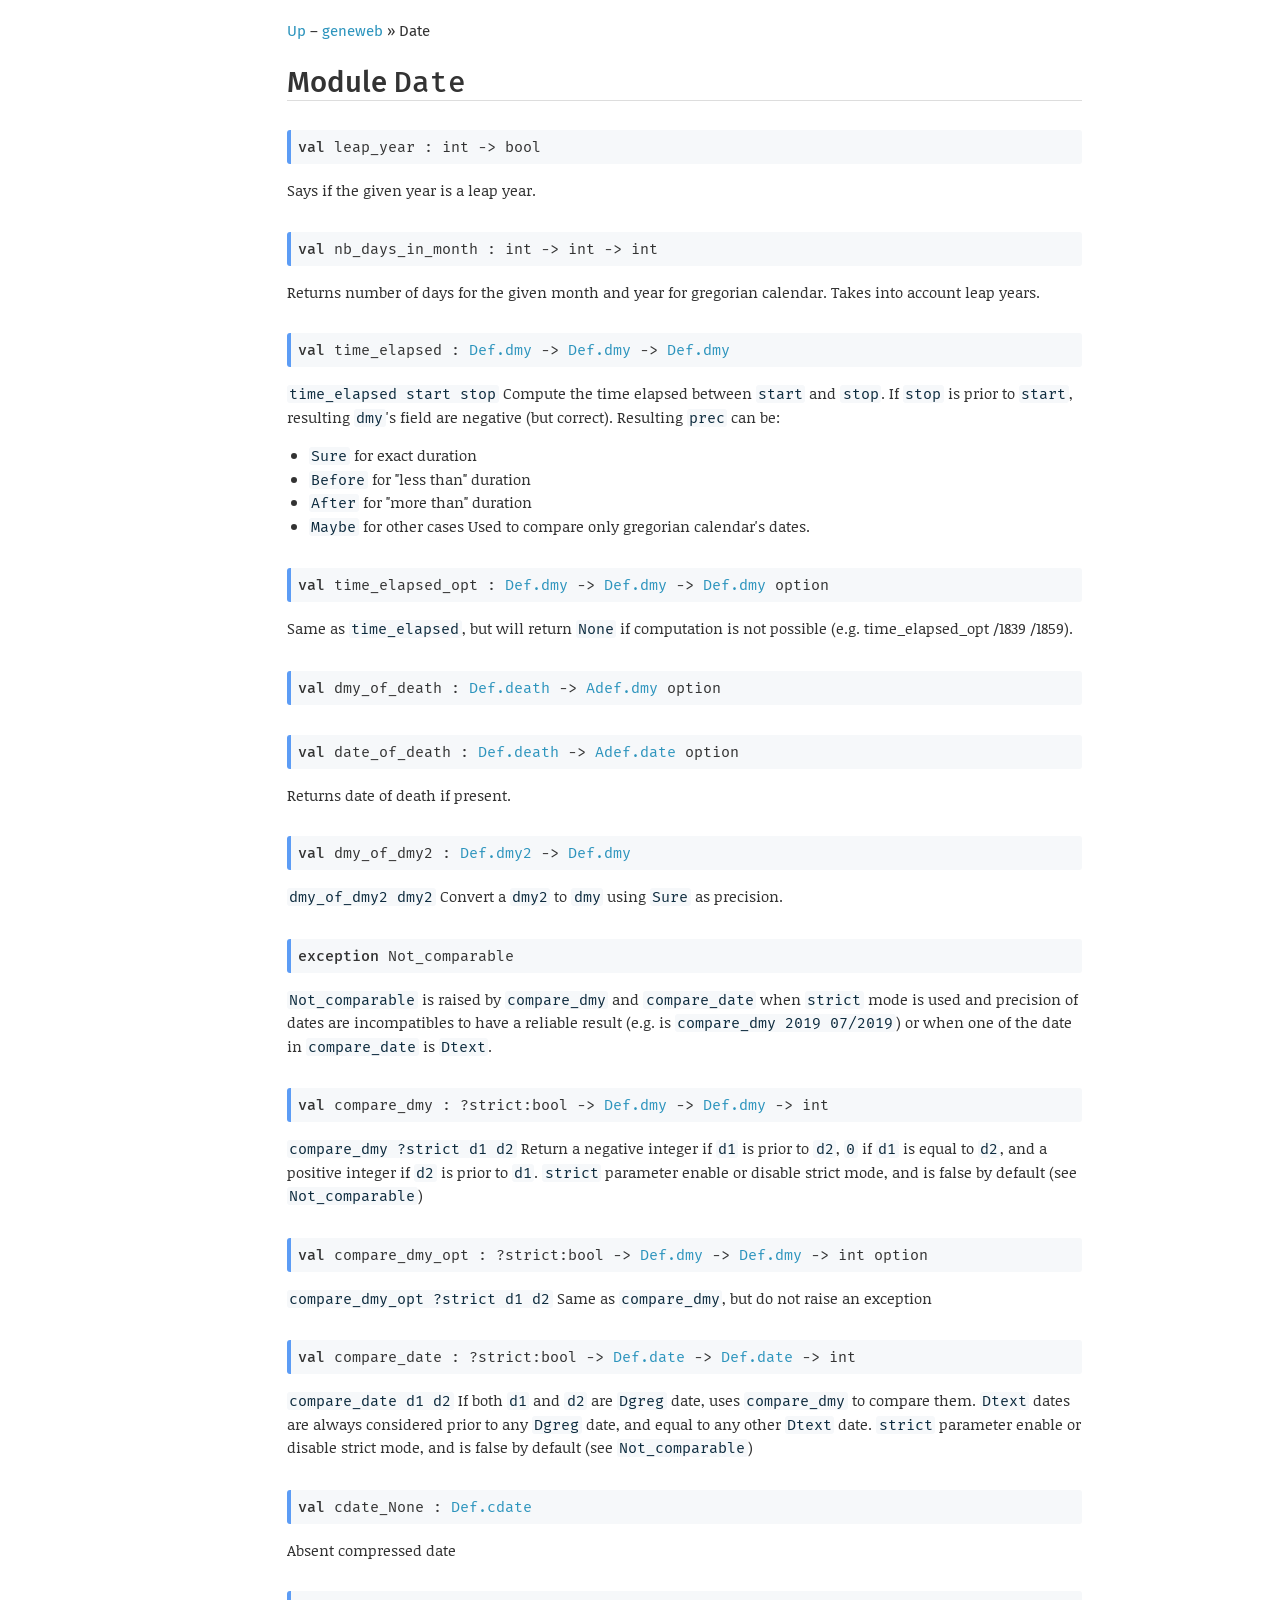
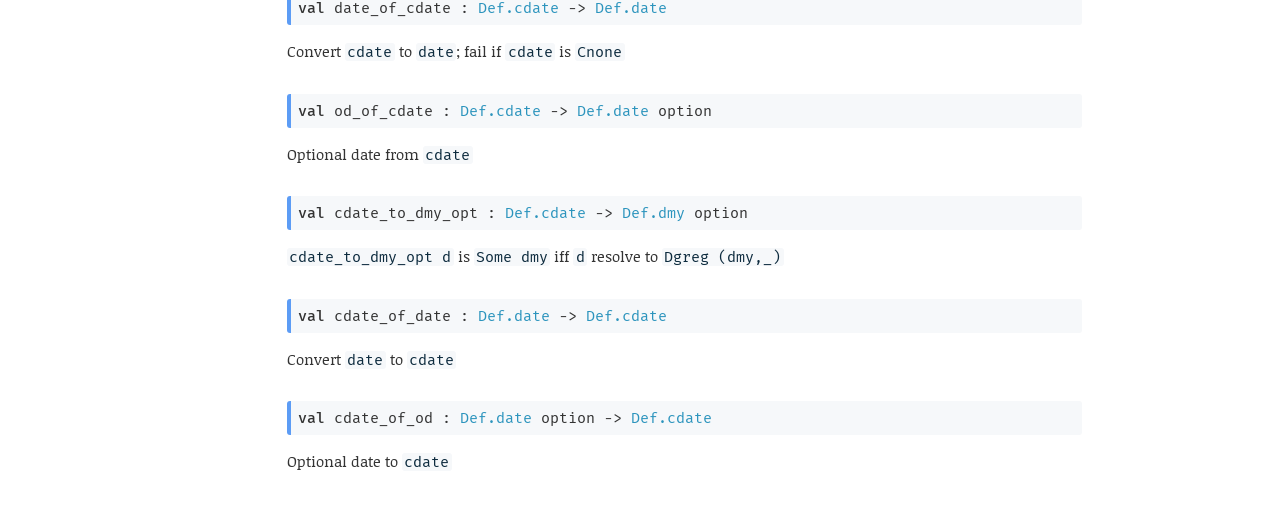
<file: geneweb/Date/index.html>
<!DOCTYPE html>
<html xmlns="http://www.w3.org/1999/xhtml"><head><title>Date (geneweb.Date)</title><link rel="stylesheet" href="../../odoc.support/odoc.css"/><meta charset="utf-8"/><meta name="generator" content="odoc 2.2.2"/><meta name="viewport" content="width=device-width,initial-scale=1.0"/><script src="../../odoc.support/highlight.pack.js"></script><script>hljs.initHighlightingOnLoad();</script></head><body class="odoc"><nav class="odoc-nav"><a href="../index.html">Up</a> – <a href="../index.html">geneweb</a> &#x00BB; Date</nav><header class="odoc-preamble"><h1>Module <code><span>Date</span></code></h1></header><div class="odoc-content"><div class="odoc-spec"><div class="spec value anchored" id="val-leap_year"><a href="#val-leap_year" class="anchor"></a><code><span><span class="keyword">val</span> leap_year : <span>int <span class="arrow">&#45;&gt;</span></span> bool</span></code></div><div class="spec-doc"><p>Says if the given year is a leap year.</p></div></div><div class="odoc-spec"><div class="spec value anchored" id="val-nb_days_in_month"><a href="#val-nb_days_in_month" class="anchor"></a><code><span><span class="keyword">val</span> nb_days_in_month : <span>int <span class="arrow">&#45;&gt;</span></span> <span>int <span class="arrow">&#45;&gt;</span></span> int</span></code></div><div class="spec-doc"><p>Returns number of days for the given month and year for gregorian calendar. Takes into account leap years.</p></div></div><div class="odoc-spec"><div class="spec value anchored" id="val-time_elapsed"><a href="#val-time_elapsed" class="anchor"></a><code><span><span class="keyword">val</span> time_elapsed : <span><a href="../Def/index.html#type-dmy">Def.dmy</a> <span class="arrow">&#45;&gt;</span></span> <span><a href="../Def/index.html#type-dmy">Def.dmy</a> <span class="arrow">&#45;&gt;</span></span> <a href="../Def/index.html#type-dmy">Def.dmy</a></span></code></div><div class="spec-doc"><p><code>time_elapsed start stop</code> Compute the time elapsed between <code>start</code> and <code>stop</code>. If <code>stop</code> is prior to <code>start</code>, resulting <code>dmy</code>'s field are negative (but correct). Resulting <code>prec</code> can be:</p><ul><li><code>Sure</code> for exact duration</li><li><code>Before</code> for &quot;less than&quot; duration</li><li><code>After</code> for &quot;more than&quot; duration</li><li><code>Maybe</code> for other cases Used to compare only gregorian calendar's dates.</li></ul></div></div><div class="odoc-spec"><div class="spec value anchored" id="val-time_elapsed_opt"><a href="#val-time_elapsed_opt" class="anchor"></a><code><span><span class="keyword">val</span> time_elapsed_opt : <span><a href="../Def/index.html#type-dmy">Def.dmy</a> <span class="arrow">&#45;&gt;</span></span> <span><a href="../Def/index.html#type-dmy">Def.dmy</a> <span class="arrow">&#45;&gt;</span></span> <span><a href="../Def/index.html#type-dmy">Def.dmy</a> option</span></span></code></div><div class="spec-doc"><p>Same as <code>time_elapsed</code>, but will return <code>None</code> if computation is not possible (e.g. time_elapsed_opt /1839 /1859).</p></div></div><div class="odoc-spec"><div class="spec value anchored" id="val-dmy_of_death"><a href="#val-dmy_of_death" class="anchor"></a><code><span><span class="keyword">val</span> dmy_of_death : <span><a href="../Def/index.html#type-death">Def.death</a> <span class="arrow">&#45;&gt;</span></span> <span><a href="../Adef/index.html#type-dmy">Adef.dmy</a> option</span></span></code></div></div><div class="odoc-spec"><div class="spec value anchored" id="val-date_of_death"><a href="#val-date_of_death" class="anchor"></a><code><span><span class="keyword">val</span> date_of_death : <span><a href="../Def/index.html#type-death">Def.death</a> <span class="arrow">&#45;&gt;</span></span> <span><a href="../Adef/index.html#type-date">Adef.date</a> option</span></span></code></div><div class="spec-doc"><p>Returns date of death if present.</p></div></div><div class="odoc-spec"><div class="spec value anchored" id="val-dmy_of_dmy2"><a href="#val-dmy_of_dmy2" class="anchor"></a><code><span><span class="keyword">val</span> dmy_of_dmy2 : <span><a href="../Def/index.html#type-dmy2">Def.dmy2</a> <span class="arrow">&#45;&gt;</span></span> <a href="../Def/index.html#type-dmy">Def.dmy</a></span></code></div><div class="spec-doc"><p><code>dmy_of_dmy2 dmy2</code> Convert a <code>dmy2</code> to <code>dmy</code> using <code>Sure</code> as precision.</p></div></div><div class="odoc-spec"><div class="spec exception anchored" id="exception-Not_comparable"><a href="#exception-Not_comparable" class="anchor"></a><code><span><span class="keyword">exception</span> </span><span><span class="exception">Not_comparable</span></span></code></div><div class="spec-doc"><p><code>Not_comparable</code> is raised by <code>compare_dmy</code> and <code>compare_date</code> when <code>strict</code> mode is used and precision of dates are incompatibles to have a reliable result (e.g. is <code>compare_dmy 2019 07/2019</code>) or when one of the date in <code>compare_date</code> is <code>Dtext</code>.</p></div></div><div class="odoc-spec"><div class="spec value anchored" id="val-compare_dmy"><a href="#val-compare_dmy" class="anchor"></a><code><span><span class="keyword">val</span> compare_dmy : <span>?strict:bool <span class="arrow">&#45;&gt;</span></span> <span><a href="../Def/index.html#type-dmy">Def.dmy</a> <span class="arrow">&#45;&gt;</span></span> <span><a href="../Def/index.html#type-dmy">Def.dmy</a> <span class="arrow">&#45;&gt;</span></span> int</span></code></div><div class="spec-doc"><p><code>compare_dmy ?strict d1 d2</code> Return a negative integer if <code>d1</code> is prior to <code>d2</code>, <code>0</code> if <code>d1</code> is equal to <code>d2</code>, and a positive integer if <code>d2</code> is prior to <code>d1</code>. <code>strict</code> parameter enable or disable strict mode, and is false by default (see <code>Not_comparable</code>)</p></div></div><div class="odoc-spec"><div class="spec value anchored" id="val-compare_dmy_opt"><a href="#val-compare_dmy_opt" class="anchor"></a><code><span><span class="keyword">val</span> compare_dmy_opt : <span>?strict:bool <span class="arrow">&#45;&gt;</span></span> <span><a href="../Def/index.html#type-dmy">Def.dmy</a> <span class="arrow">&#45;&gt;</span></span> <span><a href="../Def/index.html#type-dmy">Def.dmy</a> <span class="arrow">&#45;&gt;</span></span> <span>int option</span></span></code></div><div class="spec-doc"><p><code>compare_dmy_opt ?strict d1 d2</code> Same as <code>compare_dmy</code>, but do not raise an exception</p></div></div><div class="odoc-spec"><div class="spec value anchored" id="val-compare_date"><a href="#val-compare_date" class="anchor"></a><code><span><span class="keyword">val</span> compare_date : <span>?strict:bool <span class="arrow">&#45;&gt;</span></span> <span><a href="../Def/index.html#type-date">Def.date</a> <span class="arrow">&#45;&gt;</span></span> <span><a href="../Def/index.html#type-date">Def.date</a> <span class="arrow">&#45;&gt;</span></span> int</span></code></div><div class="spec-doc"><p><code>compare_date d1 d2</code> If both <code>d1</code> and <code>d2</code> are <code>Dgreg</code> date, uses <code>compare_dmy</code> to compare them. <code>Dtext</code> dates are always considered prior to any <code>Dgreg</code> date, and equal to any other <code>Dtext</code> date. <code>strict</code> parameter enable or disable strict mode, and is false by default (see <code>Not_comparable</code>)</p></div></div><div class="odoc-spec"><div class="spec value anchored" id="val-cdate_None"><a href="#val-cdate_None" class="anchor"></a><code><span><span class="keyword">val</span> cdate_None : <a href="../Def/index.html#type-cdate">Def.cdate</a></span></code></div><div class="spec-doc"><p>Absent compressed date</p></div></div><div class="odoc-spec"><div class="spec value anchored" id="val-date_of_cdate"><a href="#val-date_of_cdate" class="anchor"></a><code><span><span class="keyword">val</span> date_of_cdate : <span><a href="../Def/index.html#type-cdate">Def.cdate</a> <span class="arrow">&#45;&gt;</span></span> <a href="../Def/index.html#type-date">Def.date</a></span></code></div><div class="spec-doc"><p>Convert <code>cdate</code> to <code>date</code>; fail if <code>cdate</code> is <code>Cnone</code></p></div></div><div class="odoc-spec"><div class="spec value anchored" id="val-od_of_cdate"><a href="#val-od_of_cdate" class="anchor"></a><code><span><span class="keyword">val</span> od_of_cdate : <span><a href="../Def/index.html#type-cdate">Def.cdate</a> <span class="arrow">&#45;&gt;</span></span> <span><a href="../Def/index.html#type-date">Def.date</a> option</span></span></code></div><div class="spec-doc"><p>Optional date from <code>cdate</code></p></div></div><div class="odoc-spec"><div class="spec value anchored" id="val-cdate_to_dmy_opt"><a href="#val-cdate_to_dmy_opt" class="anchor"></a><code><span><span class="keyword">val</span> cdate_to_dmy_opt : <span><a href="../Def/index.html#type-cdate">Def.cdate</a> <span class="arrow">&#45;&gt;</span></span> <span><a href="../Def/index.html#type-dmy">Def.dmy</a> option</span></span></code></div><div class="spec-doc"><p><code>cdate_to_dmy_opt d</code> is <code>Some dmy</code> iff <code>d</code> resolve to <code>Dgreg (dmy,_)</code></p></div></div><div class="odoc-spec"><div class="spec value anchored" id="val-cdate_of_date"><a href="#val-cdate_of_date" class="anchor"></a><code><span><span class="keyword">val</span> cdate_of_date : <span><a href="../Def/index.html#type-date">Def.date</a> <span class="arrow">&#45;&gt;</span></span> <a href="../Def/index.html#type-cdate">Def.cdate</a></span></code></div><div class="spec-doc"><p>Convert <code>date</code> to <code>cdate</code></p></div></div><div class="odoc-spec"><div class="spec value anchored" id="val-cdate_of_od"><a href="#val-cdate_of_od" class="anchor"></a><code><span><span class="keyword">val</span> cdate_of_od : <span><span><a href="../Def/index.html#type-date">Def.date</a> option</span> <span class="arrow">&#45;&gt;</span></span> <a href="../Def/index.html#type-cdate">Def.cdate</a></span></code></div><div class="spec-doc"><p>Optional date to <code>cdate</code></p></div></div></div></body></html>
</file>
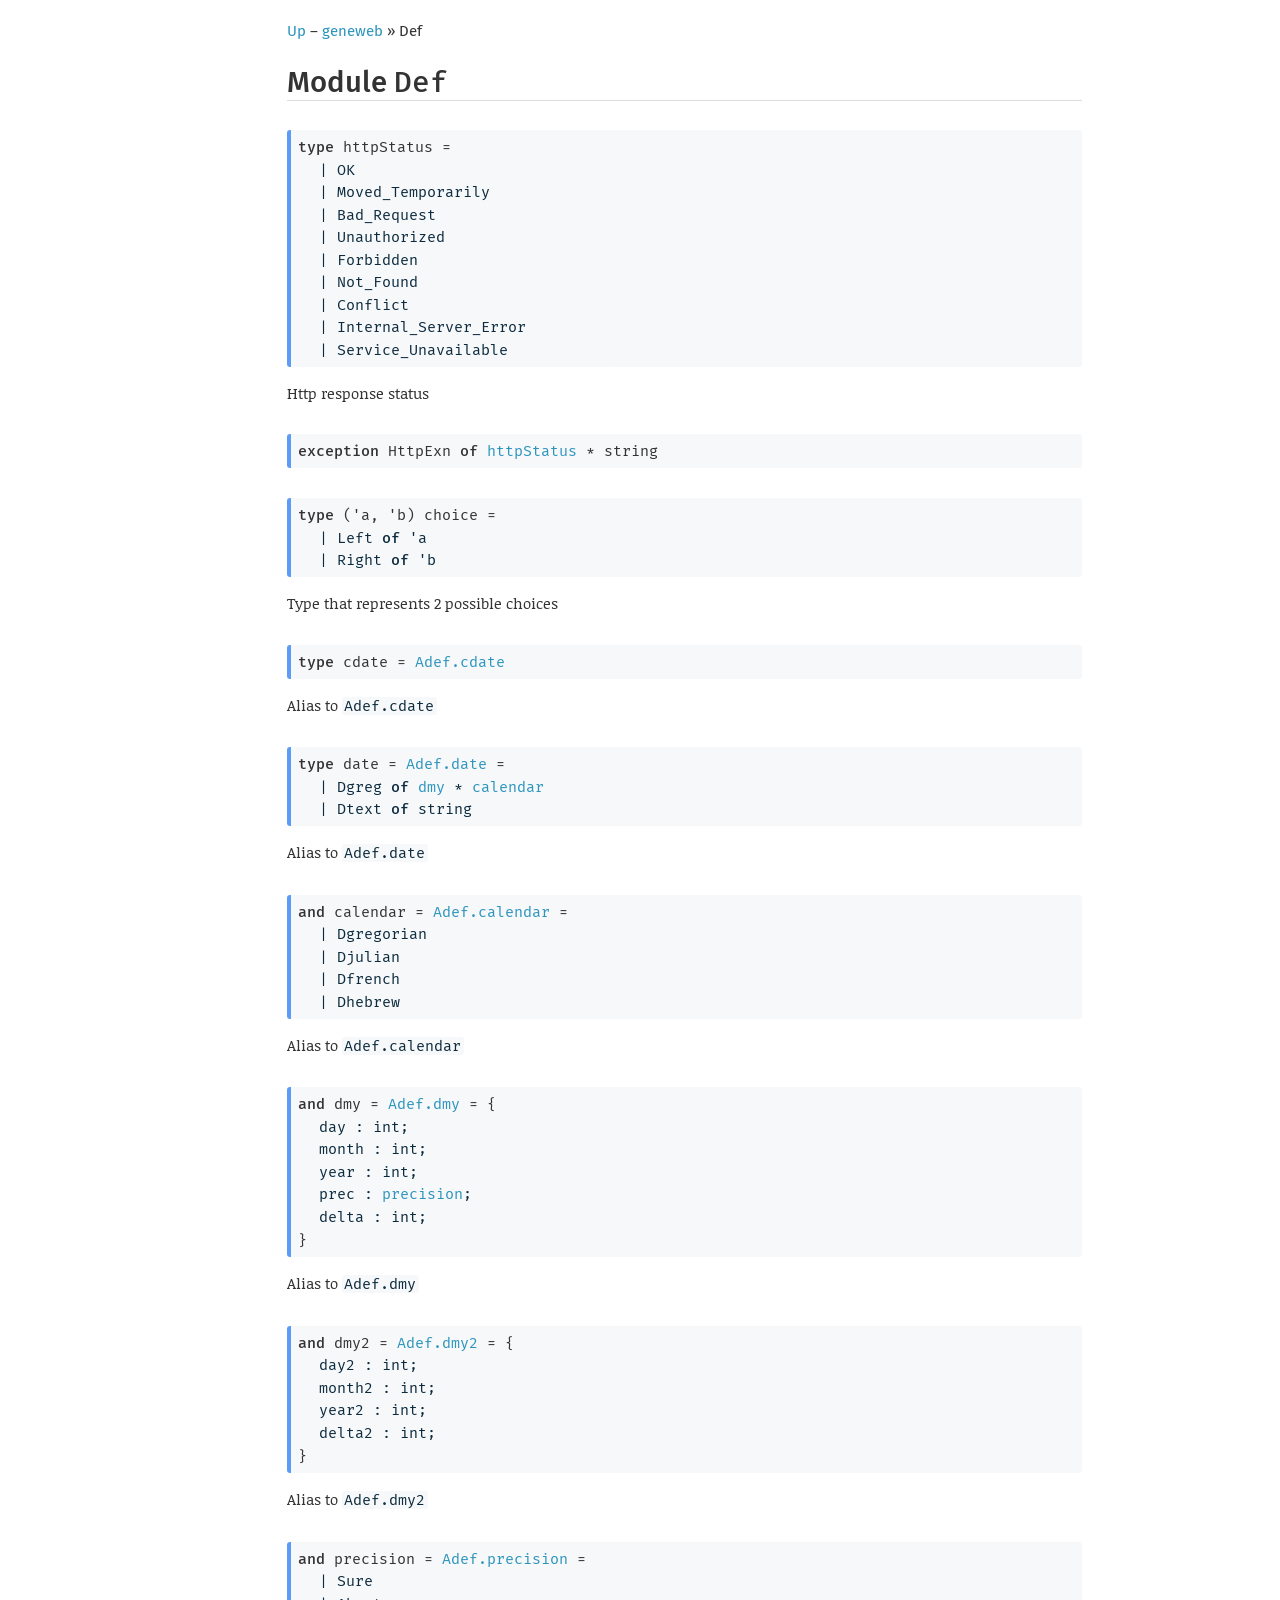
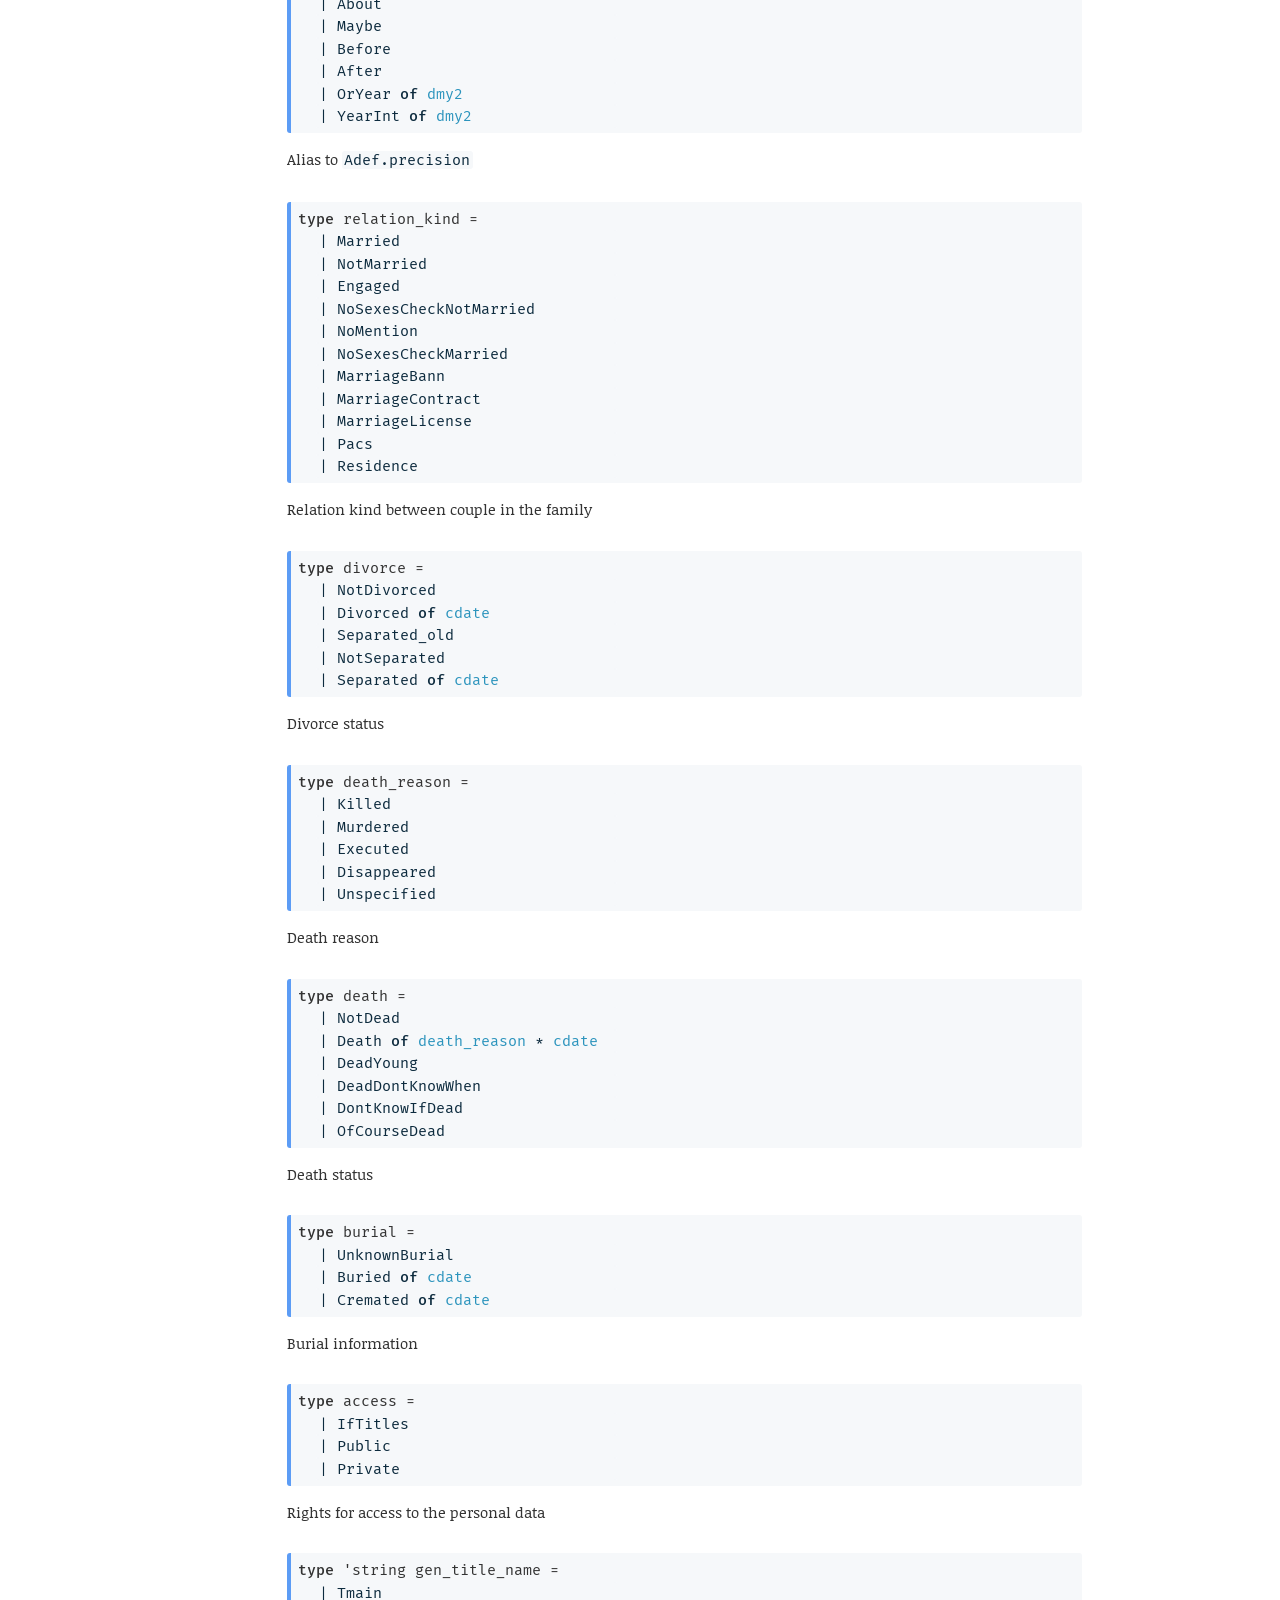
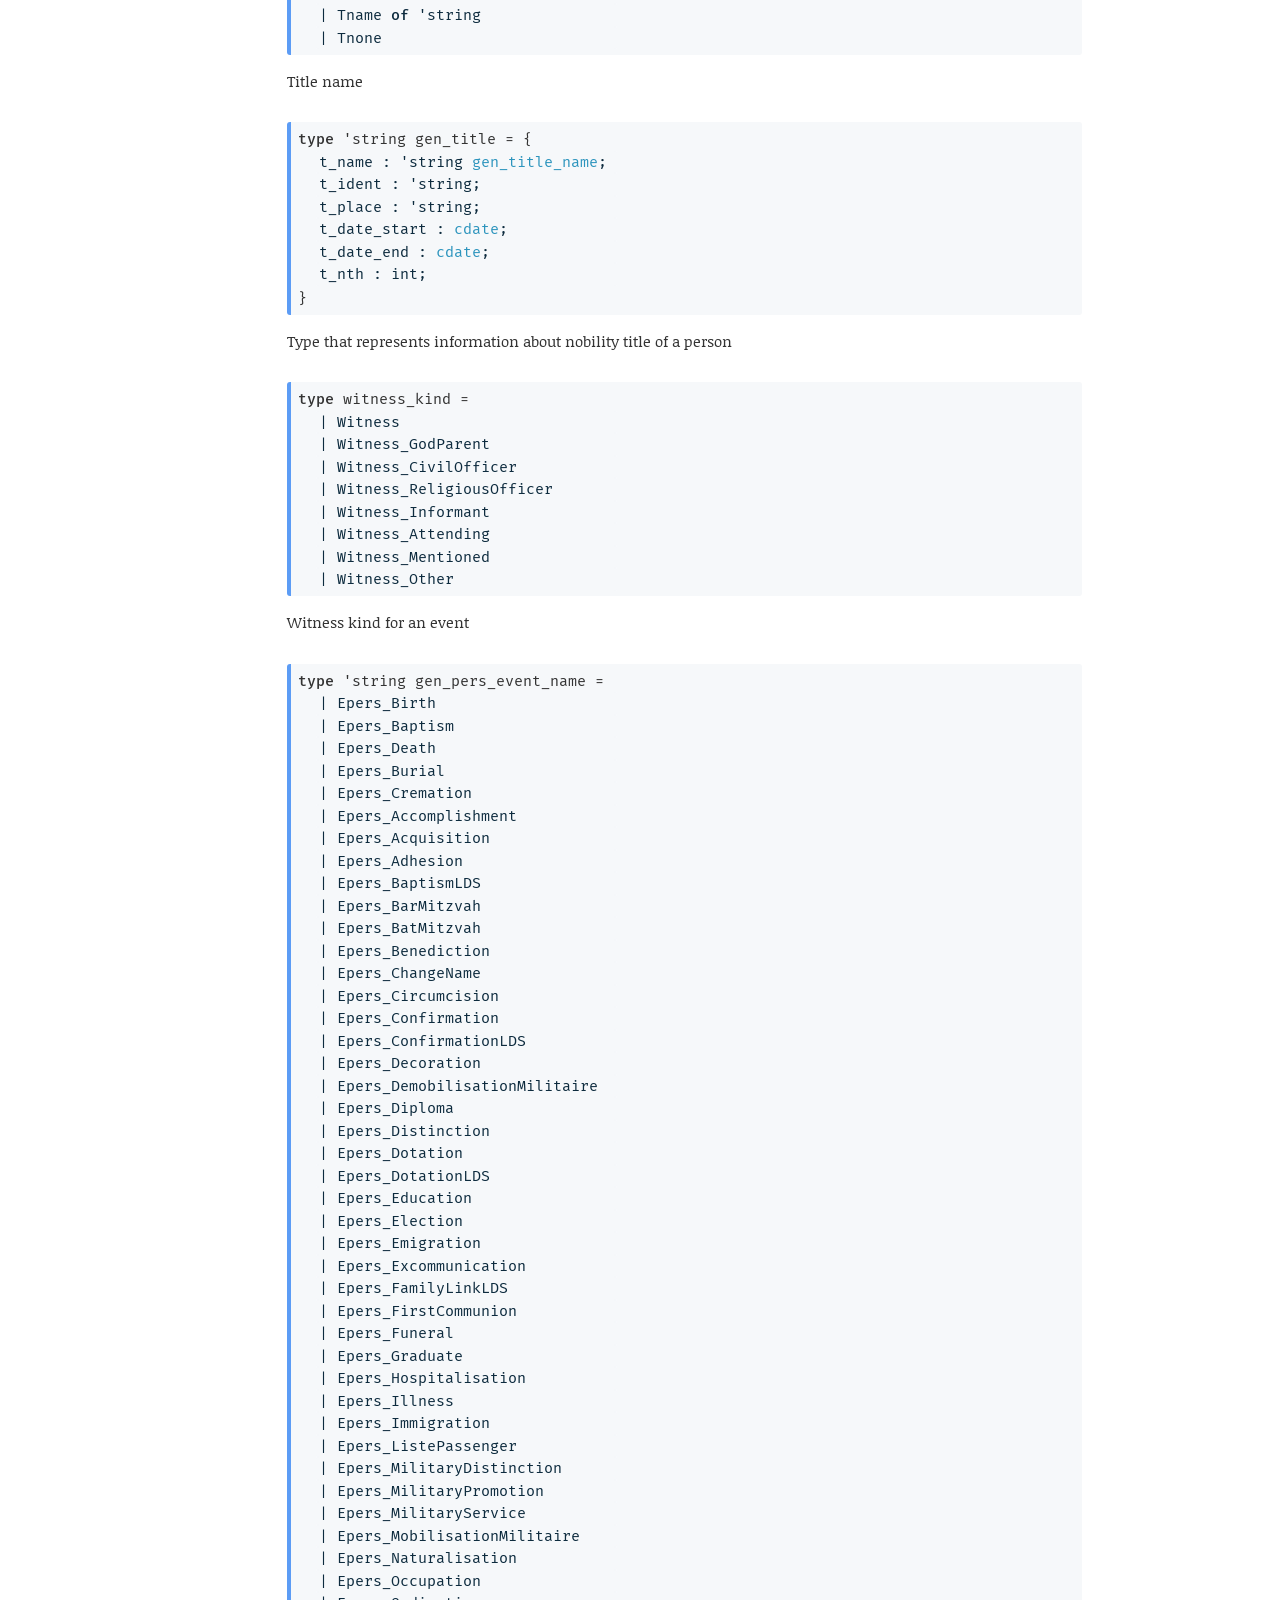
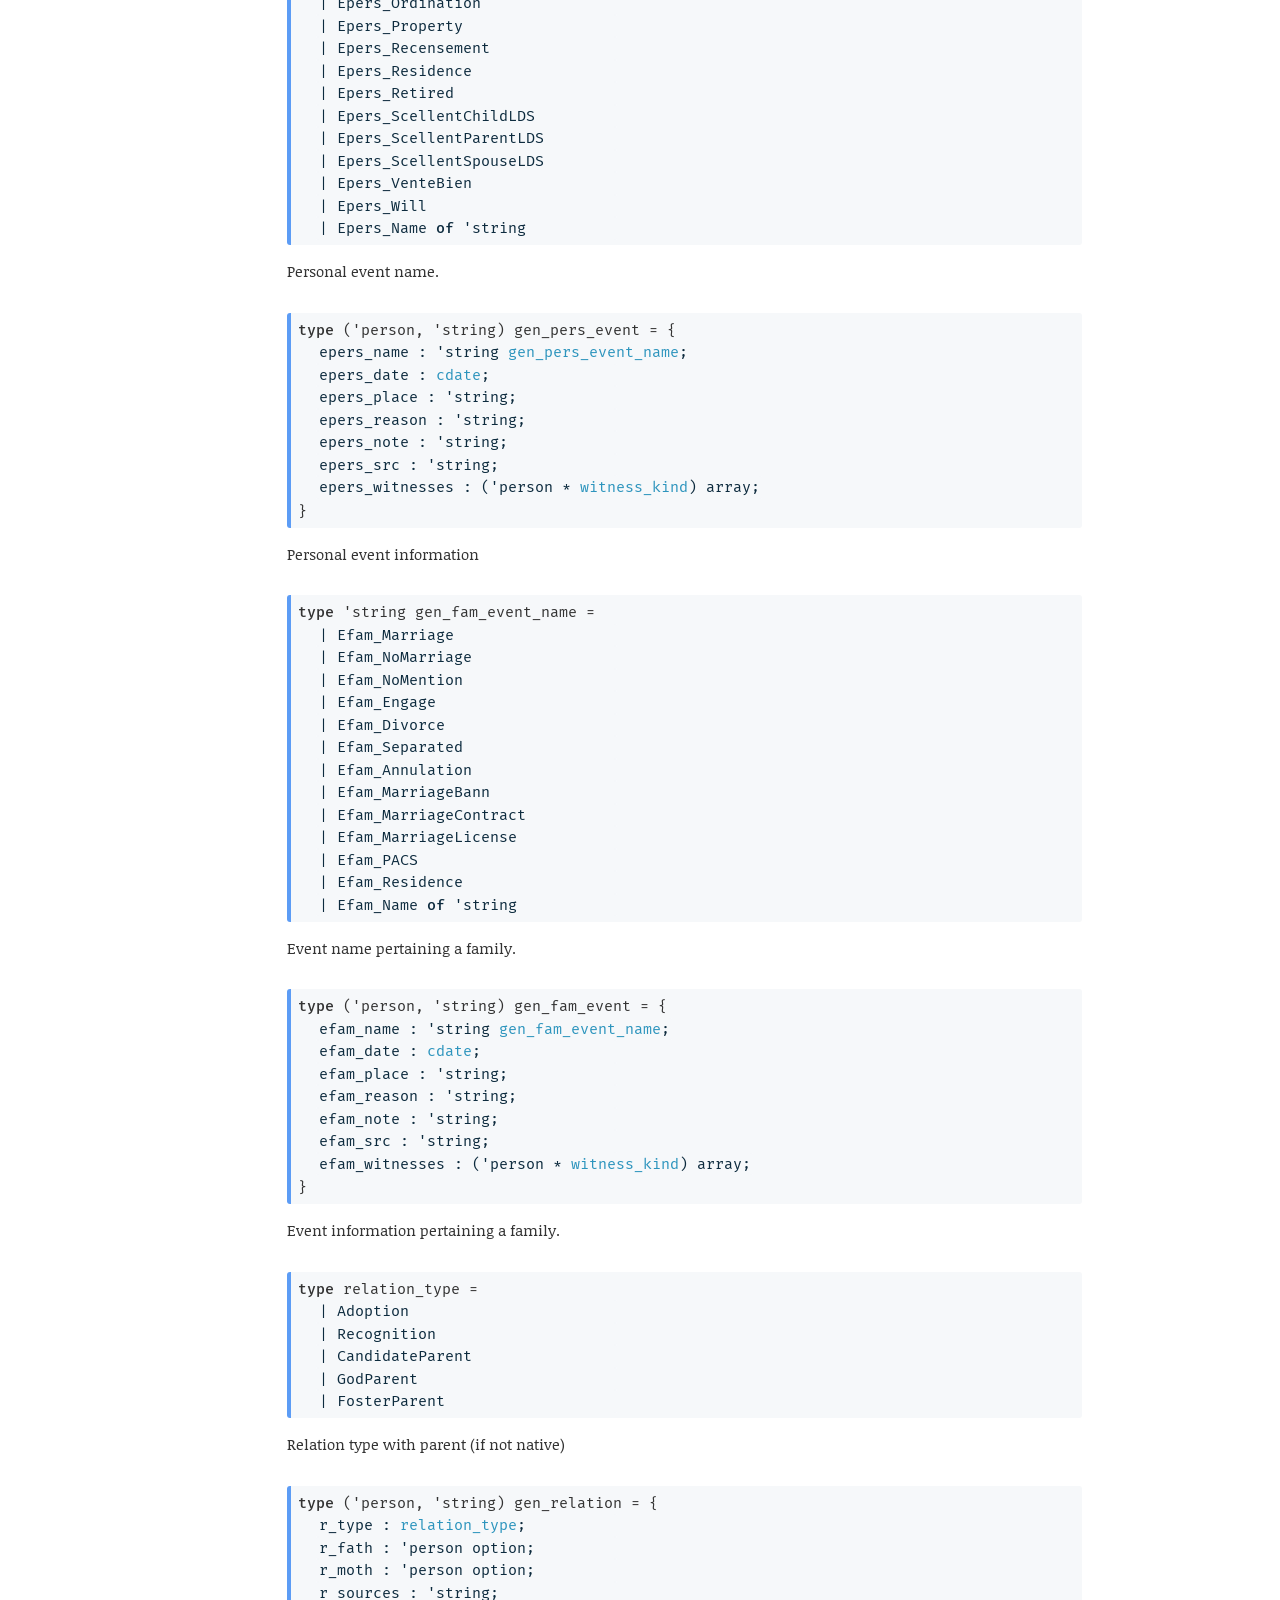
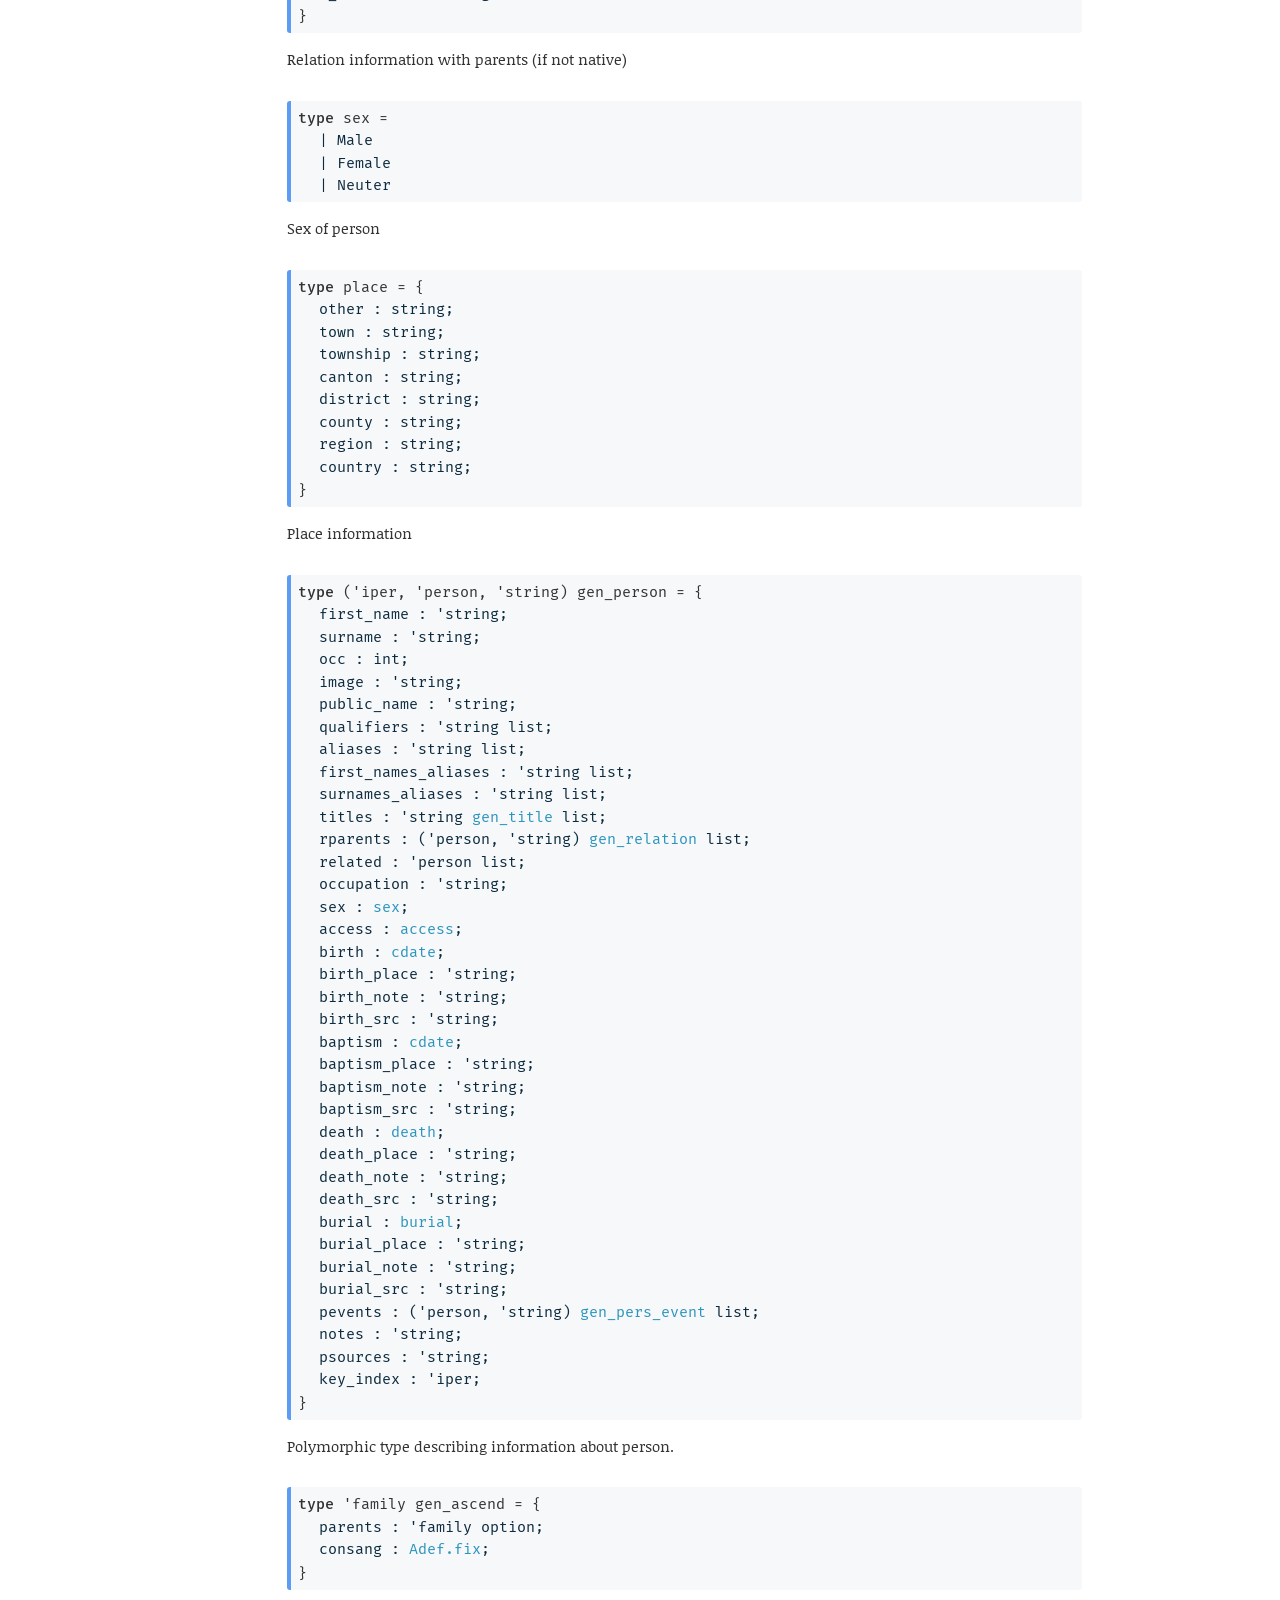
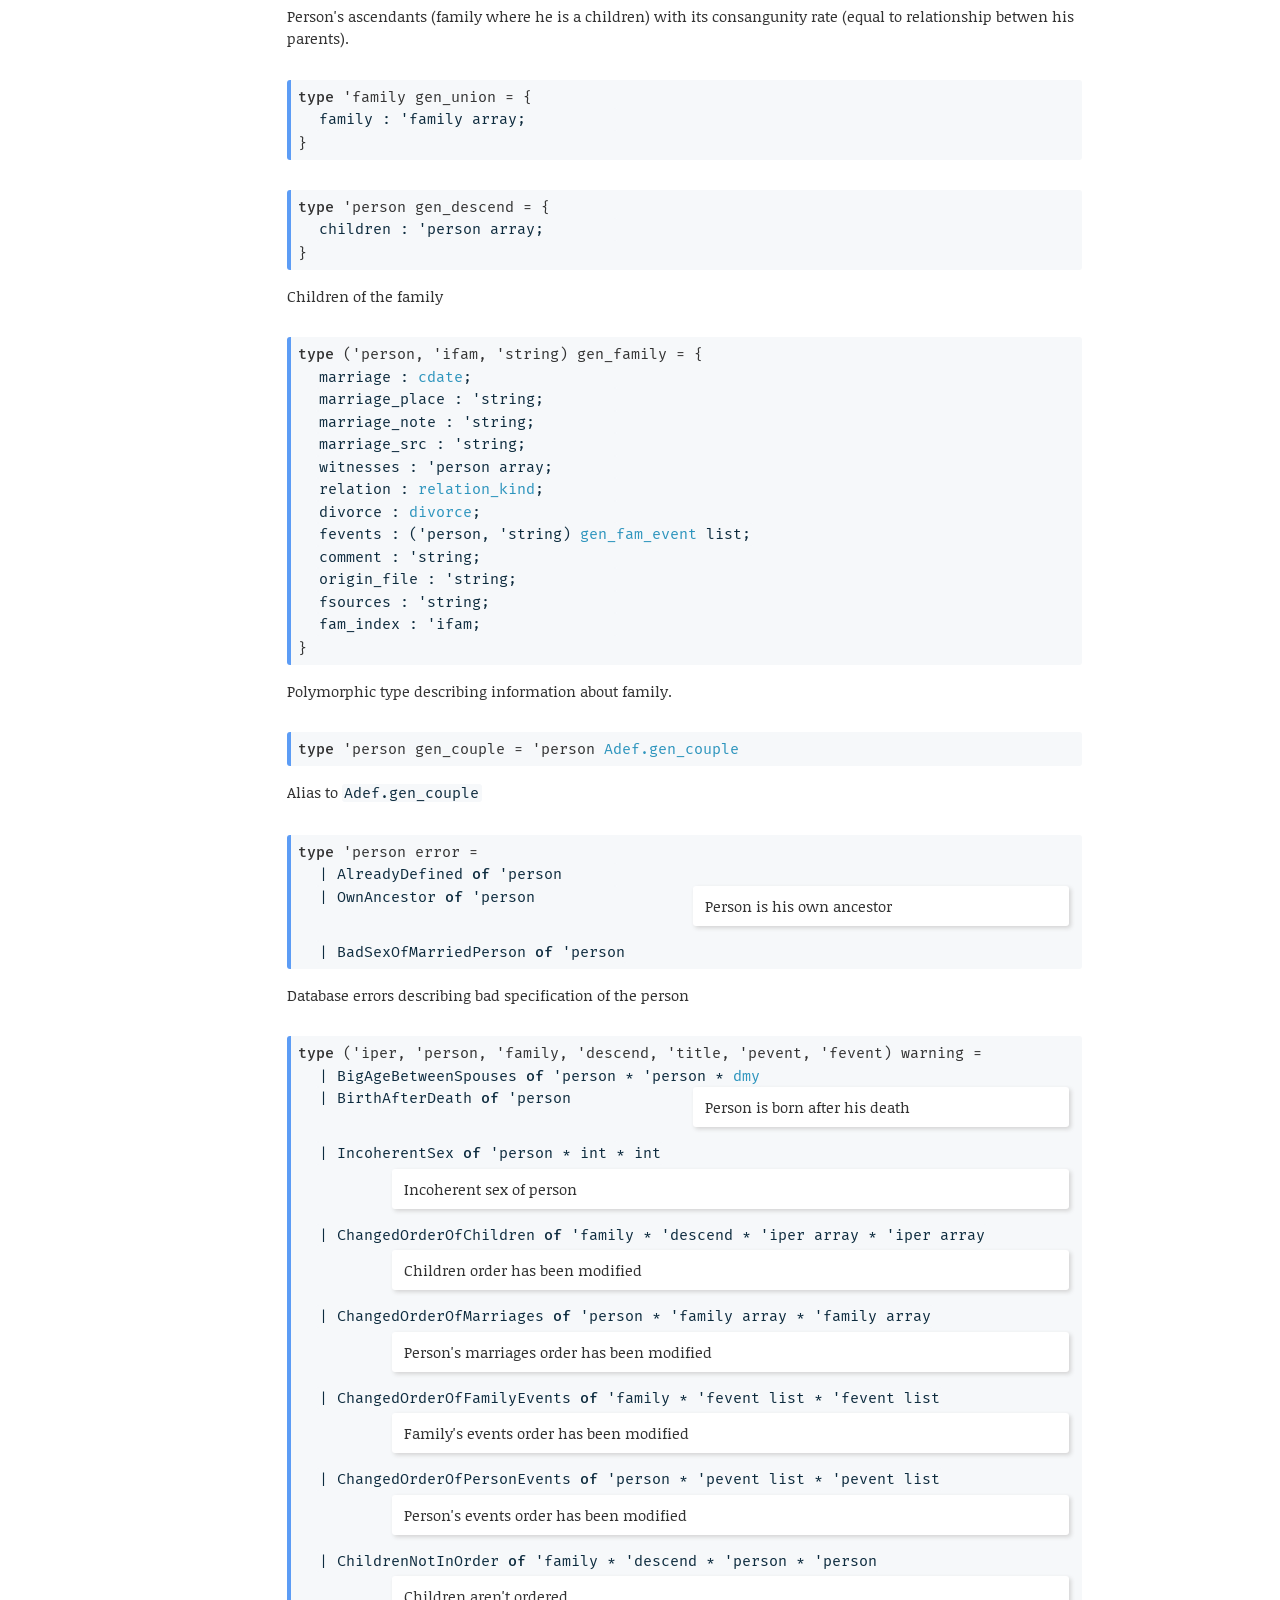
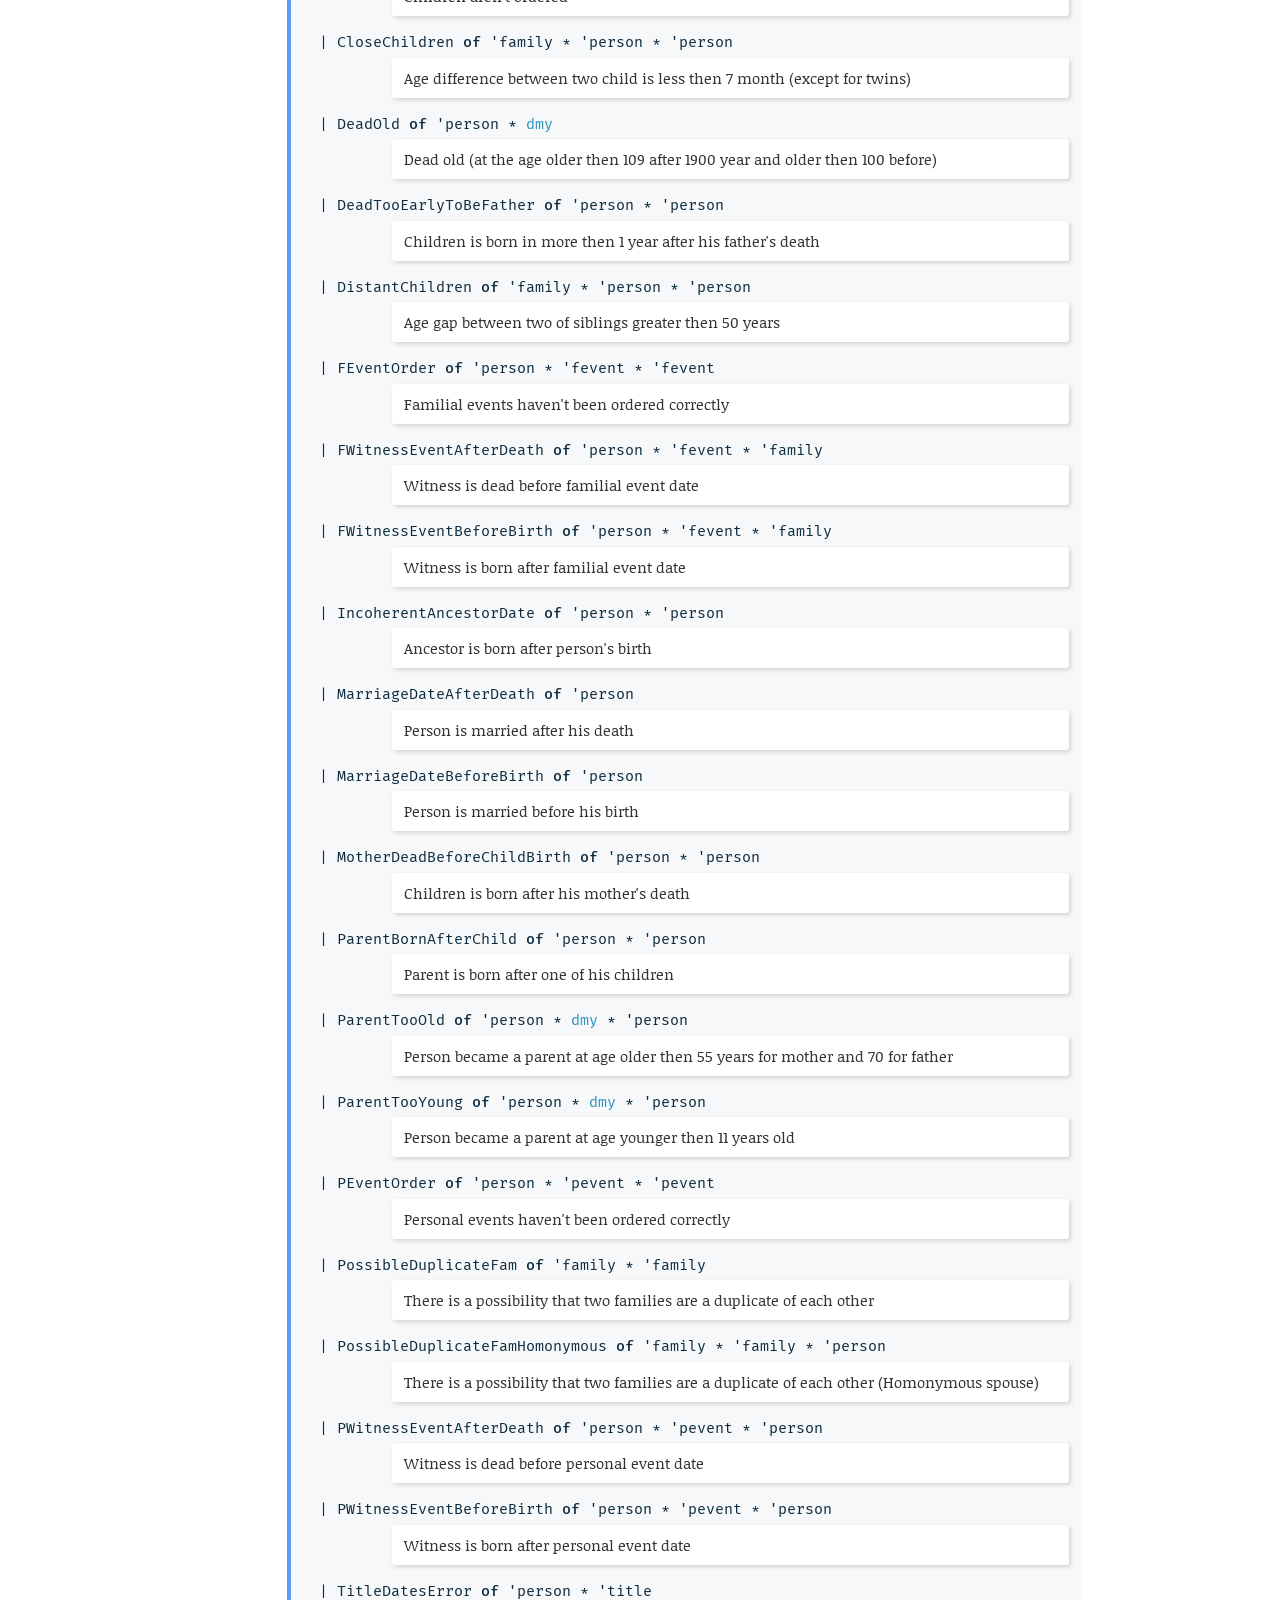
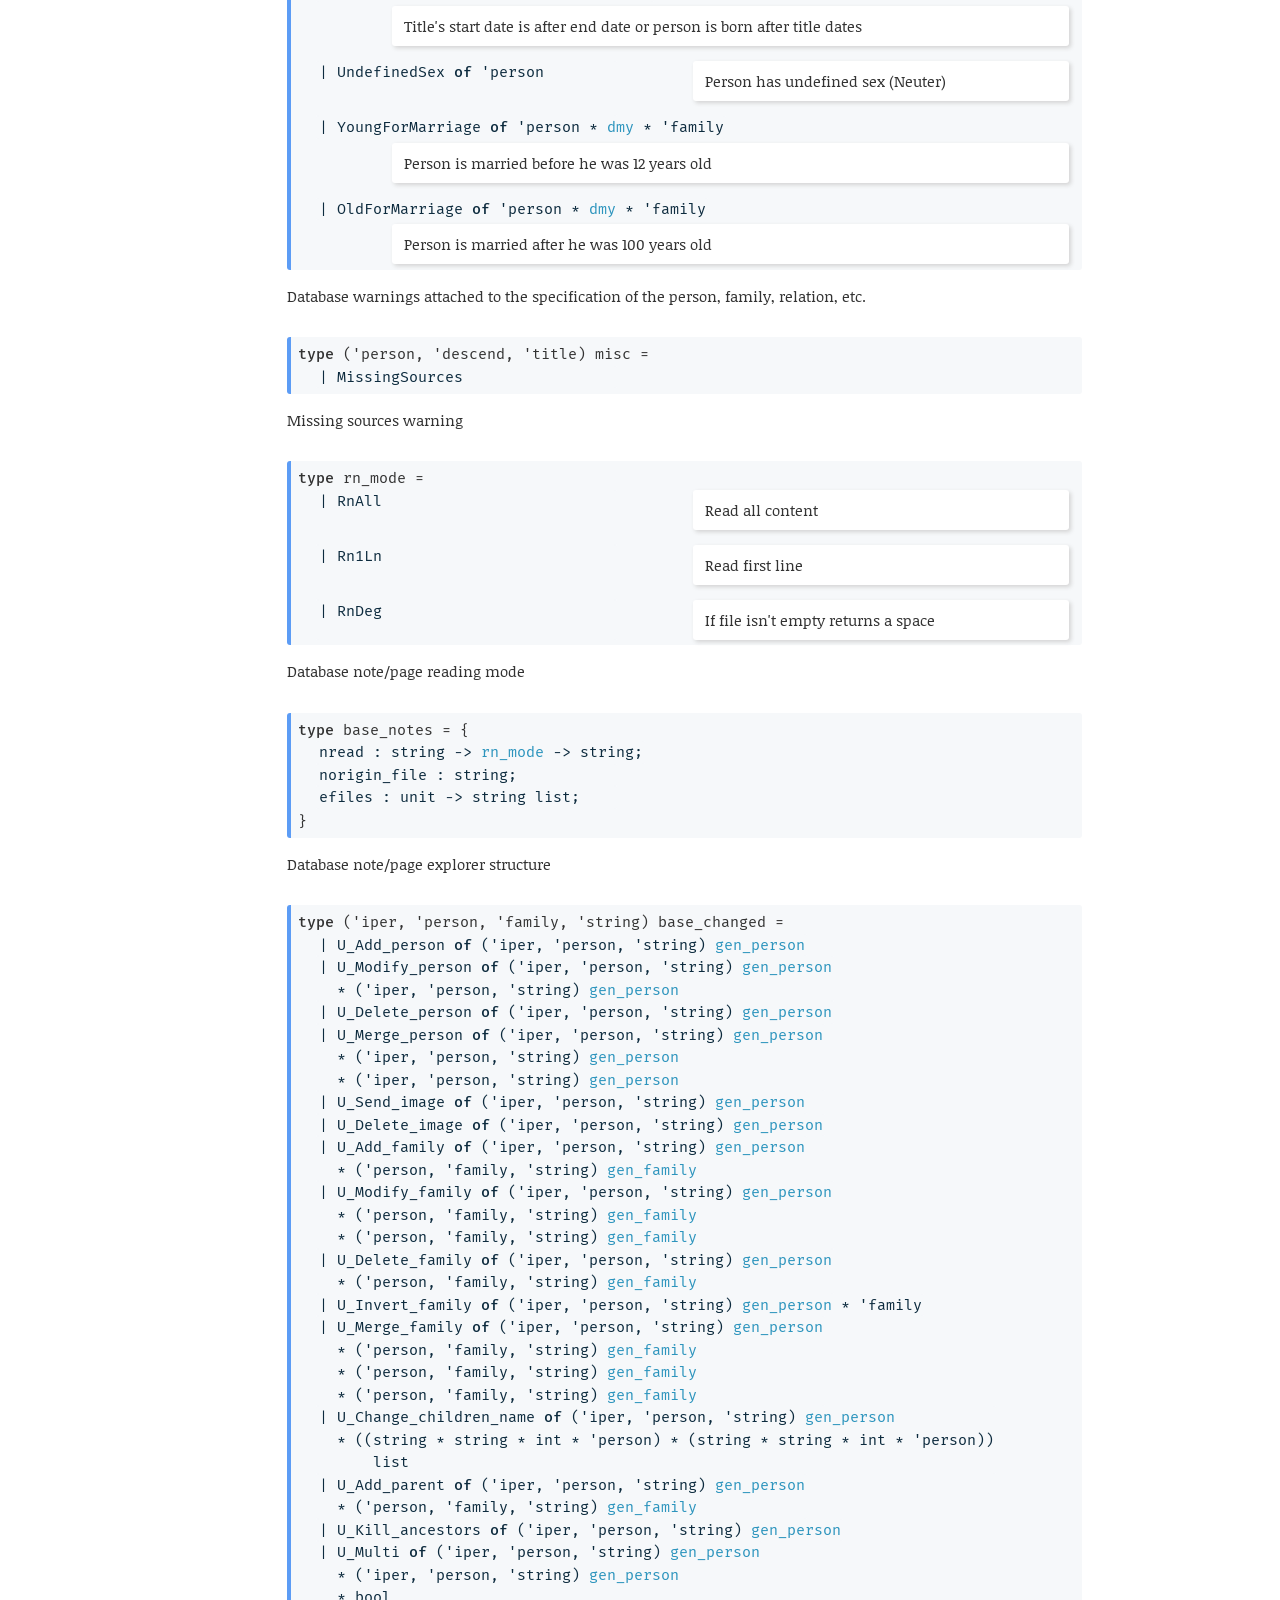
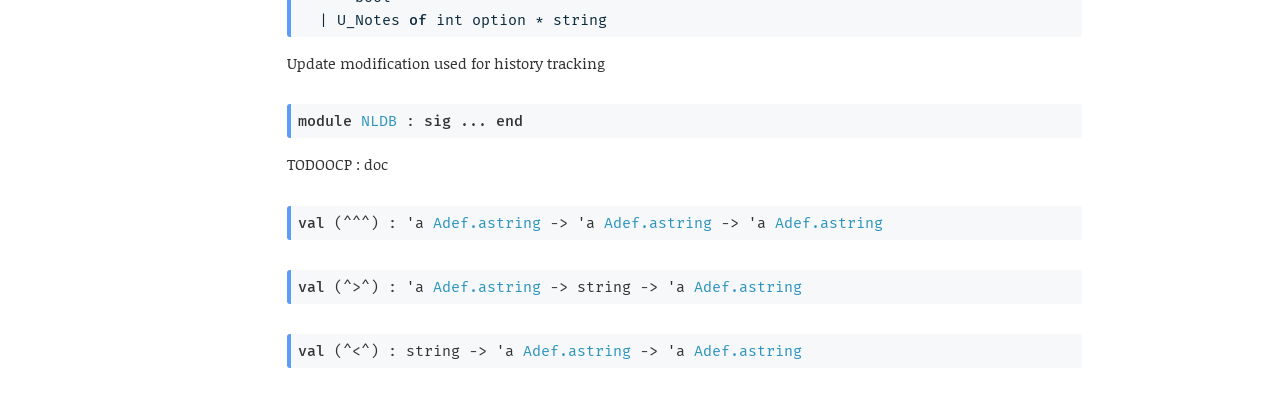
<file: geneweb/Def/index.html>
<!DOCTYPE html>
<html xmlns="http://www.w3.org/1999/xhtml"><head><title>Def (geneweb.Def)</title><link rel="stylesheet" href="../../odoc.support/odoc.css"/><meta charset="utf-8"/><meta name="generator" content="odoc 2.2.2"/><meta name="viewport" content="width=device-width,initial-scale=1.0"/><script src="../../odoc.support/highlight.pack.js"></script><script>hljs.initHighlightingOnLoad();</script></head><body class="odoc"><nav class="odoc-nav"><a href="../index.html">Up</a> – <a href="../index.html">geneweb</a> &#x00BB; Def</nav><header class="odoc-preamble"><h1>Module <code><span>Def</span></code></h1></header><div class="odoc-content"><div class="odoc-spec"><div class="spec type anchored" id="type-httpStatus"><a href="#type-httpStatus" class="anchor"></a><code><span><span class="keyword">type</span> httpStatus</span><span> = </span></code><ol><li id="type-httpStatus.OK" class="def variant constructor anchored"><a href="#type-httpStatus.OK" class="anchor"></a><code><span>| </span><span><span class="constructor">OK</span></span></code></li><li id="type-httpStatus.Moved_Temporarily" class="def variant constructor anchored"><a href="#type-httpStatus.Moved_Temporarily" class="anchor"></a><code><span>| </span><span><span class="constructor">Moved_Temporarily</span></span></code></li><li id="type-httpStatus.Bad_Request" class="def variant constructor anchored"><a href="#type-httpStatus.Bad_Request" class="anchor"></a><code><span>| </span><span><span class="constructor">Bad_Request</span></span></code></li><li id="type-httpStatus.Unauthorized" class="def variant constructor anchored"><a href="#type-httpStatus.Unauthorized" class="anchor"></a><code><span>| </span><span><span class="constructor">Unauthorized</span></span></code></li><li id="type-httpStatus.Forbidden" class="def variant constructor anchored"><a href="#type-httpStatus.Forbidden" class="anchor"></a><code><span>| </span><span><span class="constructor">Forbidden</span></span></code></li><li id="type-httpStatus.Not_Found" class="def variant constructor anchored"><a href="#type-httpStatus.Not_Found" class="anchor"></a><code><span>| </span><span><span class="constructor">Not_Found</span></span></code></li><li id="type-httpStatus.Conflict" class="def variant constructor anchored"><a href="#type-httpStatus.Conflict" class="anchor"></a><code><span>| </span><span><span class="constructor">Conflict</span></span></code></li><li id="type-httpStatus.Internal_Server_Error" class="def variant constructor anchored"><a href="#type-httpStatus.Internal_Server_Error" class="anchor"></a><code><span>| </span><span><span class="constructor">Internal_Server_Error</span></span></code></li><li id="type-httpStatus.Service_Unavailable" class="def variant constructor anchored"><a href="#type-httpStatus.Service_Unavailable" class="anchor"></a><code><span>| </span><span><span class="constructor">Service_Unavailable</span></span></code></li></ol></div><div class="spec-doc"><p>Http response status</p></div></div><div class="odoc-spec"><div class="spec exception anchored" id="exception-HttpExn"><a href="#exception-HttpExn" class="anchor"></a><code><span><span class="keyword">exception</span> </span><span><span class="exception">HttpExn</span> <span class="keyword">of</span> <a href="#type-httpStatus">httpStatus</a> * string</span></code></div></div><div class="odoc-spec"><div class="spec type anchored" id="type-choice"><a href="#type-choice" class="anchor"></a><code><span><span class="keyword">type</span> <span>('a, 'b) choice</span></span><span> = </span></code><ol><li id="type-choice.Left" class="def variant constructor anchored"><a href="#type-choice.Left" class="anchor"></a><code><span>| </span><span><span class="constructor">Left</span> <span class="keyword">of</span> <span class="type-var">'a</span></span></code></li><li id="type-choice.Right" class="def variant constructor anchored"><a href="#type-choice.Right" class="anchor"></a><code><span>| </span><span><span class="constructor">Right</span> <span class="keyword">of</span> <span class="type-var">'b</span></span></code></li></ol></div><div class="spec-doc"><p>Type that represents 2 possible choices</p></div></div><div class="odoc-spec"><div class="spec type anchored" id="type-cdate"><a href="#type-cdate" class="anchor"></a><code><span><span class="keyword">type</span> cdate</span><span> = <a href="../Adef/index.html#type-cdate">Adef.cdate</a></span></code></div><div class="spec-doc"><p>Alias to <code>Adef.cdate</code></p></div></div><div class="odoc-spec"><div class="spec type anchored" id="type-date"><a href="#type-date" class="anchor"></a><code><span><span class="keyword">type</span> date</span><span> = <a href="../Adef/index.html#type-date">Adef.date</a></span><span> = </span></code><ol><li id="type-date.Dgreg" class="def variant constructor anchored"><a href="#type-date.Dgreg" class="anchor"></a><code><span>| </span><span><span class="constructor">Dgreg</span> <span class="keyword">of</span> <a href="#type-dmy">dmy</a> * <a href="#type-calendar">calendar</a></span></code></li><li id="type-date.Dtext" class="def variant constructor anchored"><a href="#type-date.Dtext" class="anchor"></a><code><span>| </span><span><span class="constructor">Dtext</span> <span class="keyword">of</span> string</span></code></li></ol></div><div class="spec-doc"><p>Alias to <code>Adef.date</code></p></div></div><div class="odoc-spec"><div class="spec type anchored" id="type-calendar"><a href="#type-calendar" class="anchor"></a><code><span><span class="keyword">and</span> calendar</span><span> = <a href="../Adef/index.html#type-calendar">Adef.calendar</a></span><span> = </span></code><ol><li id="type-calendar.Dgregorian" class="def variant constructor anchored"><a href="#type-calendar.Dgregorian" class="anchor"></a><code><span>| </span><span><span class="constructor">Dgregorian</span></span></code></li><li id="type-calendar.Djulian" class="def variant constructor anchored"><a href="#type-calendar.Djulian" class="anchor"></a><code><span>| </span><span><span class="constructor">Djulian</span></span></code></li><li id="type-calendar.Dfrench" class="def variant constructor anchored"><a href="#type-calendar.Dfrench" class="anchor"></a><code><span>| </span><span><span class="constructor">Dfrench</span></span></code></li><li id="type-calendar.Dhebrew" class="def variant constructor anchored"><a href="#type-calendar.Dhebrew" class="anchor"></a><code><span>| </span><span><span class="constructor">Dhebrew</span></span></code></li></ol></div><div class="spec-doc"><p>Alias to <code>Adef.calendar</code></p></div></div><div class="odoc-spec"><div class="spec type anchored" id="type-dmy"><a href="#type-dmy" class="anchor"></a><code><span><span class="keyword">and</span> dmy</span><span> = <a href="../Adef/index.html#type-dmy">Adef.dmy</a></span><span> = </span><span>{</span></code><ol><li id="type-dmy.day" class="def record field anchored"><a href="#type-dmy.day" class="anchor"></a><code><span>day : int;</span></code></li><li id="type-dmy.month" class="def record field anchored"><a href="#type-dmy.month" class="anchor"></a><code><span>month : int;</span></code></li><li id="type-dmy.year" class="def record field anchored"><a href="#type-dmy.year" class="anchor"></a><code><span>year : int;</span></code></li><li id="type-dmy.prec" class="def record field anchored"><a href="#type-dmy.prec" class="anchor"></a><code><span>prec : <a href="#type-precision">precision</a>;</span></code></li><li id="type-dmy.delta" class="def record field anchored"><a href="#type-dmy.delta" class="anchor"></a><code><span>delta : int;</span></code></li></ol><code><span>}</span></code></div><div class="spec-doc"><p>Alias to <code>Adef.dmy</code></p></div></div><div class="odoc-spec"><div class="spec type anchored" id="type-dmy2"><a href="#type-dmy2" class="anchor"></a><code><span><span class="keyword">and</span> dmy2</span><span> = <a href="../Adef/index.html#type-dmy2">Adef.dmy2</a></span><span> = </span><span>{</span></code><ol><li id="type-dmy2.day2" class="def record field anchored"><a href="#type-dmy2.day2" class="anchor"></a><code><span>day2 : int;</span></code></li><li id="type-dmy2.month2" class="def record field anchored"><a href="#type-dmy2.month2" class="anchor"></a><code><span>month2 : int;</span></code></li><li id="type-dmy2.year2" class="def record field anchored"><a href="#type-dmy2.year2" class="anchor"></a><code><span>year2 : int;</span></code></li><li id="type-dmy2.delta2" class="def record field anchored"><a href="#type-dmy2.delta2" class="anchor"></a><code><span>delta2 : int;</span></code></li></ol><code><span>}</span></code></div><div class="spec-doc"><p>Alias to <code>Adef.dmy2</code></p></div></div><div class="odoc-spec"><div class="spec type anchored" id="type-precision"><a href="#type-precision" class="anchor"></a><code><span><span class="keyword">and</span> precision</span><span> = <a href="../Adef/index.html#type-precision">Adef.precision</a></span><span> = </span></code><ol><li id="type-precision.Sure" class="def variant constructor anchored"><a href="#type-precision.Sure" class="anchor"></a><code><span>| </span><span><span class="constructor">Sure</span></span></code></li><li id="type-precision.About" class="def variant constructor anchored"><a href="#type-precision.About" class="anchor"></a><code><span>| </span><span><span class="constructor">About</span></span></code></li><li id="type-precision.Maybe" class="def variant constructor anchored"><a href="#type-precision.Maybe" class="anchor"></a><code><span>| </span><span><span class="constructor">Maybe</span></span></code></li><li id="type-precision.Before" class="def variant constructor anchored"><a href="#type-precision.Before" class="anchor"></a><code><span>| </span><span><span class="constructor">Before</span></span></code></li><li id="type-precision.After" class="def variant constructor anchored"><a href="#type-precision.After" class="anchor"></a><code><span>| </span><span><span class="constructor">After</span></span></code></li><li id="type-precision.OrYear" class="def variant constructor anchored"><a href="#type-precision.OrYear" class="anchor"></a><code><span>| </span><span><span class="constructor">OrYear</span> <span class="keyword">of</span> <a href="#type-dmy2">dmy2</a></span></code></li><li id="type-precision.YearInt" class="def variant constructor anchored"><a href="#type-precision.YearInt" class="anchor"></a><code><span>| </span><span><span class="constructor">YearInt</span> <span class="keyword">of</span> <a href="#type-dmy2">dmy2</a></span></code></li></ol></div><div class="spec-doc"><p>Alias to <code>Adef.precision</code></p></div></div><div class="odoc-spec"><div class="spec type anchored" id="type-relation_kind"><a href="#type-relation_kind" class="anchor"></a><code><span><span class="keyword">type</span> relation_kind</span><span> = </span></code><ol><li id="type-relation_kind.Married" class="def variant constructor anchored"><a href="#type-relation_kind.Married" class="anchor"></a><code><span>| </span><span><span class="constructor">Married</span></span></code></li><li id="type-relation_kind.NotMarried" class="def variant constructor anchored"><a href="#type-relation_kind.NotMarried" class="anchor"></a><code><span>| </span><span><span class="constructor">NotMarried</span></span></code></li><li id="type-relation_kind.Engaged" class="def variant constructor anchored"><a href="#type-relation_kind.Engaged" class="anchor"></a><code><span>| </span><span><span class="constructor">Engaged</span></span></code></li><li id="type-relation_kind.NoSexesCheckNotMarried" class="def variant constructor anchored"><a href="#type-relation_kind.NoSexesCheckNotMarried" class="anchor"></a><code><span>| </span><span><span class="constructor">NoSexesCheckNotMarried</span></span></code></li><li id="type-relation_kind.NoMention" class="def variant constructor anchored"><a href="#type-relation_kind.NoMention" class="anchor"></a><code><span>| </span><span><span class="constructor">NoMention</span></span></code></li><li id="type-relation_kind.NoSexesCheckMarried" class="def variant constructor anchored"><a href="#type-relation_kind.NoSexesCheckMarried" class="anchor"></a><code><span>| </span><span><span class="constructor">NoSexesCheckMarried</span></span></code></li><li id="type-relation_kind.MarriageBann" class="def variant constructor anchored"><a href="#type-relation_kind.MarriageBann" class="anchor"></a><code><span>| </span><span><span class="constructor">MarriageBann</span></span></code></li><li id="type-relation_kind.MarriageContract" class="def variant constructor anchored"><a href="#type-relation_kind.MarriageContract" class="anchor"></a><code><span>| </span><span><span class="constructor">MarriageContract</span></span></code></li><li id="type-relation_kind.MarriageLicense" class="def variant constructor anchored"><a href="#type-relation_kind.MarriageLicense" class="anchor"></a><code><span>| </span><span><span class="constructor">MarriageLicense</span></span></code></li><li id="type-relation_kind.Pacs" class="def variant constructor anchored"><a href="#type-relation_kind.Pacs" class="anchor"></a><code><span>| </span><span><span class="constructor">Pacs</span></span></code></li><li id="type-relation_kind.Residence" class="def variant constructor anchored"><a href="#type-relation_kind.Residence" class="anchor"></a><code><span>| </span><span><span class="constructor">Residence</span></span></code></li></ol></div><div class="spec-doc"><p>Relation kind between couple in the family</p></div></div><div class="odoc-spec"><div class="spec type anchored" id="type-divorce"><a href="#type-divorce" class="anchor"></a><code><span><span class="keyword">type</span> divorce</span><span> = </span></code><ol><li id="type-divorce.NotDivorced" class="def variant constructor anchored"><a href="#type-divorce.NotDivorced" class="anchor"></a><code><span>| </span><span><span class="constructor">NotDivorced</span></span></code></li><li id="type-divorce.Divorced" class="def variant constructor anchored"><a href="#type-divorce.Divorced" class="anchor"></a><code><span>| </span><span><span class="constructor">Divorced</span> <span class="keyword">of</span> <a href="#type-cdate">cdate</a></span></code></li><li id="type-divorce.Separated_old" class="def variant constructor anchored"><a href="#type-divorce.Separated_old" class="anchor"></a><code><span>| </span><span><span class="constructor">Separated_old</span></span></code></li><li id="type-divorce.NotSeparated" class="def variant constructor anchored"><a href="#type-divorce.NotSeparated" class="anchor"></a><code><span>| </span><span><span class="constructor">NotSeparated</span></span></code></li><li id="type-divorce.Separated" class="def variant constructor anchored"><a href="#type-divorce.Separated" class="anchor"></a><code><span>| </span><span><span class="constructor">Separated</span> <span class="keyword">of</span> <a href="#type-cdate">cdate</a></span></code></li></ol></div><div class="spec-doc"><p>Divorce status</p></div></div><div class="odoc-spec"><div class="spec type anchored" id="type-death_reason"><a href="#type-death_reason" class="anchor"></a><code><span><span class="keyword">type</span> death_reason</span><span> = </span></code><ol><li id="type-death_reason.Killed" class="def variant constructor anchored"><a href="#type-death_reason.Killed" class="anchor"></a><code><span>| </span><span><span class="constructor">Killed</span></span></code></li><li id="type-death_reason.Murdered" class="def variant constructor anchored"><a href="#type-death_reason.Murdered" class="anchor"></a><code><span>| </span><span><span class="constructor">Murdered</span></span></code></li><li id="type-death_reason.Executed" class="def variant constructor anchored"><a href="#type-death_reason.Executed" class="anchor"></a><code><span>| </span><span><span class="constructor">Executed</span></span></code></li><li id="type-death_reason.Disappeared" class="def variant constructor anchored"><a href="#type-death_reason.Disappeared" class="anchor"></a><code><span>| </span><span><span class="constructor">Disappeared</span></span></code></li><li id="type-death_reason.Unspecified" class="def variant constructor anchored"><a href="#type-death_reason.Unspecified" class="anchor"></a><code><span>| </span><span><span class="constructor">Unspecified</span></span></code></li></ol></div><div class="spec-doc"><p>Death reason</p></div></div><div class="odoc-spec"><div class="spec type anchored" id="type-death"><a href="#type-death" class="anchor"></a><code><span><span class="keyword">type</span> death</span><span> = </span></code><ol><li id="type-death.NotDead" class="def variant constructor anchored"><a href="#type-death.NotDead" class="anchor"></a><code><span>| </span><span><span class="constructor">NotDead</span></span></code></li><li id="type-death.Death" class="def variant constructor anchored"><a href="#type-death.Death" class="anchor"></a><code><span>| </span><span><span class="constructor">Death</span> <span class="keyword">of</span> <a href="#type-death_reason">death_reason</a> * <a href="#type-cdate">cdate</a></span></code></li><li id="type-death.DeadYoung" class="def variant constructor anchored"><a href="#type-death.DeadYoung" class="anchor"></a><code><span>| </span><span><span class="constructor">DeadYoung</span></span></code></li><li id="type-death.DeadDontKnowWhen" class="def variant constructor anchored"><a href="#type-death.DeadDontKnowWhen" class="anchor"></a><code><span>| </span><span><span class="constructor">DeadDontKnowWhen</span></span></code></li><li id="type-death.DontKnowIfDead" class="def variant constructor anchored"><a href="#type-death.DontKnowIfDead" class="anchor"></a><code><span>| </span><span><span class="constructor">DontKnowIfDead</span></span></code></li><li id="type-death.OfCourseDead" class="def variant constructor anchored"><a href="#type-death.OfCourseDead" class="anchor"></a><code><span>| </span><span><span class="constructor">OfCourseDead</span></span></code></li></ol></div><div class="spec-doc"><p>Death status</p></div></div><div class="odoc-spec"><div class="spec type anchored" id="type-burial"><a href="#type-burial" class="anchor"></a><code><span><span class="keyword">type</span> burial</span><span> = </span></code><ol><li id="type-burial.UnknownBurial" class="def variant constructor anchored"><a href="#type-burial.UnknownBurial" class="anchor"></a><code><span>| </span><span><span class="constructor">UnknownBurial</span></span></code></li><li id="type-burial.Buried" class="def variant constructor anchored"><a href="#type-burial.Buried" class="anchor"></a><code><span>| </span><span><span class="constructor">Buried</span> <span class="keyword">of</span> <a href="#type-cdate">cdate</a></span></code></li><li id="type-burial.Cremated" class="def variant constructor anchored"><a href="#type-burial.Cremated" class="anchor"></a><code><span>| </span><span><span class="constructor">Cremated</span> <span class="keyword">of</span> <a href="#type-cdate">cdate</a></span></code></li></ol></div><div class="spec-doc"><p>Burial information</p></div></div><div class="odoc-spec"><div class="spec type anchored" id="type-access"><a href="#type-access" class="anchor"></a><code><span><span class="keyword">type</span> access</span><span> = </span></code><ol><li id="type-access.IfTitles" class="def variant constructor anchored"><a href="#type-access.IfTitles" class="anchor"></a><code><span>| </span><span><span class="constructor">IfTitles</span></span></code></li><li id="type-access.Public" class="def variant constructor anchored"><a href="#type-access.Public" class="anchor"></a><code><span>| </span><span><span class="constructor">Public</span></span></code></li><li id="type-access.Private" class="def variant constructor anchored"><a href="#type-access.Private" class="anchor"></a><code><span>| </span><span><span class="constructor">Private</span></span></code></li></ol></div><div class="spec-doc"><p>Rights for access to the personal data</p></div></div><div class="odoc-spec"><div class="spec type anchored" id="type-gen_title_name"><a href="#type-gen_title_name" class="anchor"></a><code><span><span class="keyword">type</span> <span>'string gen_title_name</span></span><span> = </span></code><ol><li id="type-gen_title_name.Tmain" class="def variant constructor anchored"><a href="#type-gen_title_name.Tmain" class="anchor"></a><code><span>| </span><span><span class="constructor">Tmain</span></span></code></li><li id="type-gen_title_name.Tname" class="def variant constructor anchored"><a href="#type-gen_title_name.Tname" class="anchor"></a><code><span>| </span><span><span class="constructor">Tname</span> <span class="keyword">of</span> <span class="type-var">'string</span></span></code></li><li id="type-gen_title_name.Tnone" class="def variant constructor anchored"><a href="#type-gen_title_name.Tnone" class="anchor"></a><code><span>| </span><span><span class="constructor">Tnone</span></span></code></li></ol></div><div class="spec-doc"><p>Title name</p></div></div><div class="odoc-spec"><div class="spec type anchored" id="type-gen_title"><a href="#type-gen_title" class="anchor"></a><code><span><span class="keyword">type</span> <span>'string gen_title</span></span><span> = </span><span>{</span></code><ol><li id="type-gen_title.t_name" class="def record field anchored"><a href="#type-gen_title.t_name" class="anchor"></a><code><span>t_name : <span><span class="type-var">'string</span> <a href="#type-gen_title_name">gen_title_name</a></span>;</span></code></li><li id="type-gen_title.t_ident" class="def record field anchored"><a href="#type-gen_title.t_ident" class="anchor"></a><code><span>t_ident : <span class="type-var">'string</span>;</span></code></li><li id="type-gen_title.t_place" class="def record field anchored"><a href="#type-gen_title.t_place" class="anchor"></a><code><span>t_place : <span class="type-var">'string</span>;</span></code></li><li id="type-gen_title.t_date_start" class="def record field anchored"><a href="#type-gen_title.t_date_start" class="anchor"></a><code><span>t_date_start : <a href="#type-cdate">cdate</a>;</span></code></li><li id="type-gen_title.t_date_end" class="def record field anchored"><a href="#type-gen_title.t_date_end" class="anchor"></a><code><span>t_date_end : <a href="#type-cdate">cdate</a>;</span></code></li><li id="type-gen_title.t_nth" class="def record field anchored"><a href="#type-gen_title.t_nth" class="anchor"></a><code><span>t_nth : int;</span></code></li></ol><code><span>}</span></code></div><div class="spec-doc"><p>Type that represents information about nobility title of a person</p></div></div><div class="odoc-spec"><div class="spec type anchored" id="type-witness_kind"><a href="#type-witness_kind" class="anchor"></a><code><span><span class="keyword">type</span> witness_kind</span><span> = </span></code><ol><li id="type-witness_kind.Witness" class="def variant constructor anchored"><a href="#type-witness_kind.Witness" class="anchor"></a><code><span>| </span><span><span class="constructor">Witness</span></span></code></li><li id="type-witness_kind.Witness_GodParent" class="def variant constructor anchored"><a href="#type-witness_kind.Witness_GodParent" class="anchor"></a><code><span>| </span><span><span class="constructor">Witness_GodParent</span></span></code></li><li id="type-witness_kind.Witness_CivilOfficer" class="def variant constructor anchored"><a href="#type-witness_kind.Witness_CivilOfficer" class="anchor"></a><code><span>| </span><span><span class="constructor">Witness_CivilOfficer</span></span></code></li><li id="type-witness_kind.Witness_ReligiousOfficer" class="def variant constructor anchored"><a href="#type-witness_kind.Witness_ReligiousOfficer" class="anchor"></a><code><span>| </span><span><span class="constructor">Witness_ReligiousOfficer</span></span></code></li><li id="type-witness_kind.Witness_Informant" class="def variant constructor anchored"><a href="#type-witness_kind.Witness_Informant" class="anchor"></a><code><span>| </span><span><span class="constructor">Witness_Informant</span></span></code></li><li id="type-witness_kind.Witness_Attending" class="def variant constructor anchored"><a href="#type-witness_kind.Witness_Attending" class="anchor"></a><code><span>| </span><span><span class="constructor">Witness_Attending</span></span></code></li><li id="type-witness_kind.Witness_Mentioned" class="def variant constructor anchored"><a href="#type-witness_kind.Witness_Mentioned" class="anchor"></a><code><span>| </span><span><span class="constructor">Witness_Mentioned</span></span></code></li><li id="type-witness_kind.Witness_Other" class="def variant constructor anchored"><a href="#type-witness_kind.Witness_Other" class="anchor"></a><code><span>| </span><span><span class="constructor">Witness_Other</span></span></code></li></ol></div><div class="spec-doc"><p>Witness kind for an event</p></div></div><div class="odoc-spec"><div class="spec type anchored" id="type-gen_pers_event_name"><a href="#type-gen_pers_event_name" class="anchor"></a><code><span><span class="keyword">type</span> <span>'string gen_pers_event_name</span></span><span> = </span></code><ol><li id="type-gen_pers_event_name.Epers_Birth" class="def variant constructor anchored"><a href="#type-gen_pers_event_name.Epers_Birth" class="anchor"></a><code><span>| </span><span><span class="constructor">Epers_Birth</span></span></code></li><li id="type-gen_pers_event_name.Epers_Baptism" class="def variant constructor anchored"><a href="#type-gen_pers_event_name.Epers_Baptism" class="anchor"></a><code><span>| </span><span><span class="constructor">Epers_Baptism</span></span></code></li><li id="type-gen_pers_event_name.Epers_Death" class="def variant constructor anchored"><a href="#type-gen_pers_event_name.Epers_Death" class="anchor"></a><code><span>| </span><span><span class="constructor">Epers_Death</span></span></code></li><li id="type-gen_pers_event_name.Epers_Burial" class="def variant constructor anchored"><a href="#type-gen_pers_event_name.Epers_Burial" class="anchor"></a><code><span>| </span><span><span class="constructor">Epers_Burial</span></span></code></li><li id="type-gen_pers_event_name.Epers_Cremation" class="def variant constructor anchored"><a href="#type-gen_pers_event_name.Epers_Cremation" class="anchor"></a><code><span>| </span><span><span class="constructor">Epers_Cremation</span></span></code></li><li id="type-gen_pers_event_name.Epers_Accomplishment" class="def variant constructor anchored"><a href="#type-gen_pers_event_name.Epers_Accomplishment" class="anchor"></a><code><span>| </span><span><span class="constructor">Epers_Accomplishment</span></span></code></li><li id="type-gen_pers_event_name.Epers_Acquisition" class="def variant constructor anchored"><a href="#type-gen_pers_event_name.Epers_Acquisition" class="anchor"></a><code><span>| </span><span><span class="constructor">Epers_Acquisition</span></span></code></li><li id="type-gen_pers_event_name.Epers_Adhesion" class="def variant constructor anchored"><a href="#type-gen_pers_event_name.Epers_Adhesion" class="anchor"></a><code><span>| </span><span><span class="constructor">Epers_Adhesion</span></span></code></li><li id="type-gen_pers_event_name.Epers_BaptismLDS" class="def variant constructor anchored"><a href="#type-gen_pers_event_name.Epers_BaptismLDS" class="anchor"></a><code><span>| </span><span><span class="constructor">Epers_BaptismLDS</span></span></code></li><li id="type-gen_pers_event_name.Epers_BarMitzvah" class="def variant constructor anchored"><a href="#type-gen_pers_event_name.Epers_BarMitzvah" class="anchor"></a><code><span>| </span><span><span class="constructor">Epers_BarMitzvah</span></span></code></li><li id="type-gen_pers_event_name.Epers_BatMitzvah" class="def variant constructor anchored"><a href="#type-gen_pers_event_name.Epers_BatMitzvah" class="anchor"></a><code><span>| </span><span><span class="constructor">Epers_BatMitzvah</span></span></code></li><li id="type-gen_pers_event_name.Epers_Benediction" class="def variant constructor anchored"><a href="#type-gen_pers_event_name.Epers_Benediction" class="anchor"></a><code><span>| </span><span><span class="constructor">Epers_Benediction</span></span></code></li><li id="type-gen_pers_event_name.Epers_ChangeName" class="def variant constructor anchored"><a href="#type-gen_pers_event_name.Epers_ChangeName" class="anchor"></a><code><span>| </span><span><span class="constructor">Epers_ChangeName</span></span></code></li><li id="type-gen_pers_event_name.Epers_Circumcision" class="def variant constructor anchored"><a href="#type-gen_pers_event_name.Epers_Circumcision" class="anchor"></a><code><span>| </span><span><span class="constructor">Epers_Circumcision</span></span></code></li><li id="type-gen_pers_event_name.Epers_Confirmation" class="def variant constructor anchored"><a href="#type-gen_pers_event_name.Epers_Confirmation" class="anchor"></a><code><span>| </span><span><span class="constructor">Epers_Confirmation</span></span></code></li><li id="type-gen_pers_event_name.Epers_ConfirmationLDS" class="def variant constructor anchored"><a href="#type-gen_pers_event_name.Epers_ConfirmationLDS" class="anchor"></a><code><span>| </span><span><span class="constructor">Epers_ConfirmationLDS</span></span></code></li><li id="type-gen_pers_event_name.Epers_Decoration" class="def variant constructor anchored"><a href="#type-gen_pers_event_name.Epers_Decoration" class="anchor"></a><code><span>| </span><span><span class="constructor">Epers_Decoration</span></span></code></li><li id="type-gen_pers_event_name.Epers_DemobilisationMilitaire" class="def variant constructor anchored"><a href="#type-gen_pers_event_name.Epers_DemobilisationMilitaire" class="anchor"></a><code><span>| </span><span><span class="constructor">Epers_DemobilisationMilitaire</span></span></code></li><li id="type-gen_pers_event_name.Epers_Diploma" class="def variant constructor anchored"><a href="#type-gen_pers_event_name.Epers_Diploma" class="anchor"></a><code><span>| </span><span><span class="constructor">Epers_Diploma</span></span></code></li><li id="type-gen_pers_event_name.Epers_Distinction" class="def variant constructor anchored"><a href="#type-gen_pers_event_name.Epers_Distinction" class="anchor"></a><code><span>| </span><span><span class="constructor">Epers_Distinction</span></span></code></li><li id="type-gen_pers_event_name.Epers_Dotation" class="def variant constructor anchored"><a href="#type-gen_pers_event_name.Epers_Dotation" class="anchor"></a><code><span>| </span><span><span class="constructor">Epers_Dotation</span></span></code></li><li id="type-gen_pers_event_name.Epers_DotationLDS" class="def variant constructor anchored"><a href="#type-gen_pers_event_name.Epers_DotationLDS" class="anchor"></a><code><span>| </span><span><span class="constructor">Epers_DotationLDS</span></span></code></li><li id="type-gen_pers_event_name.Epers_Education" class="def variant constructor anchored"><a href="#type-gen_pers_event_name.Epers_Education" class="anchor"></a><code><span>| </span><span><span class="constructor">Epers_Education</span></span></code></li><li id="type-gen_pers_event_name.Epers_Election" class="def variant constructor anchored"><a href="#type-gen_pers_event_name.Epers_Election" class="anchor"></a><code><span>| </span><span><span class="constructor">Epers_Election</span></span></code></li><li id="type-gen_pers_event_name.Epers_Emigration" class="def variant constructor anchored"><a href="#type-gen_pers_event_name.Epers_Emigration" class="anchor"></a><code><span>| </span><span><span class="constructor">Epers_Emigration</span></span></code></li><li id="type-gen_pers_event_name.Epers_Excommunication" class="def variant constructor anchored"><a href="#type-gen_pers_event_name.Epers_Excommunication" class="anchor"></a><code><span>| </span><span><span class="constructor">Epers_Excommunication</span></span></code></li><li id="type-gen_pers_event_name.Epers_FamilyLinkLDS" class="def variant constructor anchored"><a href="#type-gen_pers_event_name.Epers_FamilyLinkLDS" class="anchor"></a><code><span>| </span><span><span class="constructor">Epers_FamilyLinkLDS</span></span></code></li><li id="type-gen_pers_event_name.Epers_FirstCommunion" class="def variant constructor anchored"><a href="#type-gen_pers_event_name.Epers_FirstCommunion" class="anchor"></a><code><span>| </span><span><span class="constructor">Epers_FirstCommunion</span></span></code></li><li id="type-gen_pers_event_name.Epers_Funeral" class="def variant constructor anchored"><a href="#type-gen_pers_event_name.Epers_Funeral" class="anchor"></a><code><span>| </span><span><span class="constructor">Epers_Funeral</span></span></code></li><li id="type-gen_pers_event_name.Epers_Graduate" class="def variant constructor anchored"><a href="#type-gen_pers_event_name.Epers_Graduate" class="anchor"></a><code><span>| </span><span><span class="constructor">Epers_Graduate</span></span></code></li><li id="type-gen_pers_event_name.Epers_Hospitalisation" class="def variant constructor anchored"><a href="#type-gen_pers_event_name.Epers_Hospitalisation" class="anchor"></a><code><span>| </span><span><span class="constructor">Epers_Hospitalisation</span></span></code></li><li id="type-gen_pers_event_name.Epers_Illness" class="def variant constructor anchored"><a href="#type-gen_pers_event_name.Epers_Illness" class="anchor"></a><code><span>| </span><span><span class="constructor">Epers_Illness</span></span></code></li><li id="type-gen_pers_event_name.Epers_Immigration" class="def variant constructor anchored"><a href="#type-gen_pers_event_name.Epers_Immigration" class="anchor"></a><code><span>| </span><span><span class="constructor">Epers_Immigration</span></span></code></li><li id="type-gen_pers_event_name.Epers_ListePassenger" class="def variant constructor anchored"><a href="#type-gen_pers_event_name.Epers_ListePassenger" class="anchor"></a><code><span>| </span><span><span class="constructor">Epers_ListePassenger</span></span></code></li><li id="type-gen_pers_event_name.Epers_MilitaryDistinction" class="def variant constructor anchored"><a href="#type-gen_pers_event_name.Epers_MilitaryDistinction" class="anchor"></a><code><span>| </span><span><span class="constructor">Epers_MilitaryDistinction</span></span></code></li><li id="type-gen_pers_event_name.Epers_MilitaryPromotion" class="def variant constructor anchored"><a href="#type-gen_pers_event_name.Epers_MilitaryPromotion" class="anchor"></a><code><span>| </span><span><span class="constructor">Epers_MilitaryPromotion</span></span></code></li><li id="type-gen_pers_event_name.Epers_MilitaryService" class="def variant constructor anchored"><a href="#type-gen_pers_event_name.Epers_MilitaryService" class="anchor"></a><code><span>| </span><span><span class="constructor">Epers_MilitaryService</span></span></code></li><li id="type-gen_pers_event_name.Epers_MobilisationMilitaire" class="def variant constructor anchored"><a href="#type-gen_pers_event_name.Epers_MobilisationMilitaire" class="anchor"></a><code><span>| </span><span><span class="constructor">Epers_MobilisationMilitaire</span></span></code></li><li id="type-gen_pers_event_name.Epers_Naturalisation" class="def variant constructor anchored"><a href="#type-gen_pers_event_name.Epers_Naturalisation" class="anchor"></a><code><span>| </span><span><span class="constructor">Epers_Naturalisation</span></span></code></li><li id="type-gen_pers_event_name.Epers_Occupation" class="def variant constructor anchored"><a href="#type-gen_pers_event_name.Epers_Occupation" class="anchor"></a><code><span>| </span><span><span class="constructor">Epers_Occupation</span></span></code></li><li id="type-gen_pers_event_name.Epers_Ordination" class="def variant constructor anchored"><a href="#type-gen_pers_event_name.Epers_Ordination" class="anchor"></a><code><span>| </span><span><span class="constructor">Epers_Ordination</span></span></code></li><li id="type-gen_pers_event_name.Epers_Property" class="def variant constructor anchored"><a href="#type-gen_pers_event_name.Epers_Property" class="anchor"></a><code><span>| </span><span><span class="constructor">Epers_Property</span></span></code></li><li id="type-gen_pers_event_name.Epers_Recensement" class="def variant constructor anchored"><a href="#type-gen_pers_event_name.Epers_Recensement" class="anchor"></a><code><span>| </span><span><span class="constructor">Epers_Recensement</span></span></code></li><li id="type-gen_pers_event_name.Epers_Residence" class="def variant constructor anchored"><a href="#type-gen_pers_event_name.Epers_Residence" class="anchor"></a><code><span>| </span><span><span class="constructor">Epers_Residence</span></span></code></li><li id="type-gen_pers_event_name.Epers_Retired" class="def variant constructor anchored"><a href="#type-gen_pers_event_name.Epers_Retired" class="anchor"></a><code><span>| </span><span><span class="constructor">Epers_Retired</span></span></code></li><li id="type-gen_pers_event_name.Epers_ScellentChildLDS" class="def variant constructor anchored"><a href="#type-gen_pers_event_name.Epers_ScellentChildLDS" class="anchor"></a><code><span>| </span><span><span class="constructor">Epers_ScellentChildLDS</span></span></code></li><li id="type-gen_pers_event_name.Epers_ScellentParentLDS" class="def variant constructor anchored"><a href="#type-gen_pers_event_name.Epers_ScellentParentLDS" class="anchor"></a><code><span>| </span><span><span class="constructor">Epers_ScellentParentLDS</span></span></code></li><li id="type-gen_pers_event_name.Epers_ScellentSpouseLDS" class="def variant constructor anchored"><a href="#type-gen_pers_event_name.Epers_ScellentSpouseLDS" class="anchor"></a><code><span>| </span><span><span class="constructor">Epers_ScellentSpouseLDS</span></span></code></li><li id="type-gen_pers_event_name.Epers_VenteBien" class="def variant constructor anchored"><a href="#type-gen_pers_event_name.Epers_VenteBien" class="anchor"></a><code><span>| </span><span><span class="constructor">Epers_VenteBien</span></span></code></li><li id="type-gen_pers_event_name.Epers_Will" class="def variant constructor anchored"><a href="#type-gen_pers_event_name.Epers_Will" class="anchor"></a><code><span>| </span><span><span class="constructor">Epers_Will</span></span></code></li><li id="type-gen_pers_event_name.Epers_Name" class="def variant constructor anchored"><a href="#type-gen_pers_event_name.Epers_Name" class="anchor"></a><code><span>| </span><span><span class="constructor">Epers_Name</span> <span class="keyword">of</span> <span class="type-var">'string</span></span></code></li></ol></div><div class="spec-doc"><p>Personal event name.</p></div></div><div class="odoc-spec"><div class="spec type anchored" id="type-gen_pers_event"><a href="#type-gen_pers_event" class="anchor"></a><code><span><span class="keyword">type</span> <span>('person, 'string) gen_pers_event</span></span><span> = </span><span>{</span></code><ol><li id="type-gen_pers_event.epers_name" class="def record field anchored"><a href="#type-gen_pers_event.epers_name" class="anchor"></a><code><span>epers_name : <span><span class="type-var">'string</span> <a href="#type-gen_pers_event_name">gen_pers_event_name</a></span>;</span></code></li><li id="type-gen_pers_event.epers_date" class="def record field anchored"><a href="#type-gen_pers_event.epers_date" class="anchor"></a><code><span>epers_date : <a href="#type-cdate">cdate</a>;</span></code></li><li id="type-gen_pers_event.epers_place" class="def record field anchored"><a href="#type-gen_pers_event.epers_place" class="anchor"></a><code><span>epers_place : <span class="type-var">'string</span>;</span></code></li><li id="type-gen_pers_event.epers_reason" class="def record field anchored"><a href="#type-gen_pers_event.epers_reason" class="anchor"></a><code><span>epers_reason : <span class="type-var">'string</span>;</span></code></li><li id="type-gen_pers_event.epers_note" class="def record field anchored"><a href="#type-gen_pers_event.epers_note" class="anchor"></a><code><span>epers_note : <span class="type-var">'string</span>;</span></code></li><li id="type-gen_pers_event.epers_src" class="def record field anchored"><a href="#type-gen_pers_event.epers_src" class="anchor"></a><code><span>epers_src : <span class="type-var">'string</span>;</span></code></li><li id="type-gen_pers_event.epers_witnesses" class="def record field anchored"><a href="#type-gen_pers_event.epers_witnesses" class="anchor"></a><code><span>epers_witnesses : <span><span>(<span class="type-var">'person</span> * <a href="#type-witness_kind">witness_kind</a>)</span> array</span>;</span></code></li></ol><code><span>}</span></code></div><div class="spec-doc"><p>Personal event information</p></div></div><div class="odoc-spec"><div class="spec type anchored" id="type-gen_fam_event_name"><a href="#type-gen_fam_event_name" class="anchor"></a><code><span><span class="keyword">type</span> <span>'string gen_fam_event_name</span></span><span> = </span></code><ol><li id="type-gen_fam_event_name.Efam_Marriage" class="def variant constructor anchored"><a href="#type-gen_fam_event_name.Efam_Marriage" class="anchor"></a><code><span>| </span><span><span class="constructor">Efam_Marriage</span></span></code></li><li id="type-gen_fam_event_name.Efam_NoMarriage" class="def variant constructor anchored"><a href="#type-gen_fam_event_name.Efam_NoMarriage" class="anchor"></a><code><span>| </span><span><span class="constructor">Efam_NoMarriage</span></span></code></li><li id="type-gen_fam_event_name.Efam_NoMention" class="def variant constructor anchored"><a href="#type-gen_fam_event_name.Efam_NoMention" class="anchor"></a><code><span>| </span><span><span class="constructor">Efam_NoMention</span></span></code></li><li id="type-gen_fam_event_name.Efam_Engage" class="def variant constructor anchored"><a href="#type-gen_fam_event_name.Efam_Engage" class="anchor"></a><code><span>| </span><span><span class="constructor">Efam_Engage</span></span></code></li><li id="type-gen_fam_event_name.Efam_Divorce" class="def variant constructor anchored"><a href="#type-gen_fam_event_name.Efam_Divorce" class="anchor"></a><code><span>| </span><span><span class="constructor">Efam_Divorce</span></span></code></li><li id="type-gen_fam_event_name.Efam_Separated" class="def variant constructor anchored"><a href="#type-gen_fam_event_name.Efam_Separated" class="anchor"></a><code><span>| </span><span><span class="constructor">Efam_Separated</span></span></code></li><li id="type-gen_fam_event_name.Efam_Annulation" class="def variant constructor anchored"><a href="#type-gen_fam_event_name.Efam_Annulation" class="anchor"></a><code><span>| </span><span><span class="constructor">Efam_Annulation</span></span></code></li><li id="type-gen_fam_event_name.Efam_MarriageBann" class="def variant constructor anchored"><a href="#type-gen_fam_event_name.Efam_MarriageBann" class="anchor"></a><code><span>| </span><span><span class="constructor">Efam_MarriageBann</span></span></code></li><li id="type-gen_fam_event_name.Efam_MarriageContract" class="def variant constructor anchored"><a href="#type-gen_fam_event_name.Efam_MarriageContract" class="anchor"></a><code><span>| </span><span><span class="constructor">Efam_MarriageContract</span></span></code></li><li id="type-gen_fam_event_name.Efam_MarriageLicense" class="def variant constructor anchored"><a href="#type-gen_fam_event_name.Efam_MarriageLicense" class="anchor"></a><code><span>| </span><span><span class="constructor">Efam_MarriageLicense</span></span></code></li><li id="type-gen_fam_event_name.Efam_PACS" class="def variant constructor anchored"><a href="#type-gen_fam_event_name.Efam_PACS" class="anchor"></a><code><span>| </span><span><span class="constructor">Efam_PACS</span></span></code></li><li id="type-gen_fam_event_name.Efam_Residence" class="def variant constructor anchored"><a href="#type-gen_fam_event_name.Efam_Residence" class="anchor"></a><code><span>| </span><span><span class="constructor">Efam_Residence</span></span></code></li><li id="type-gen_fam_event_name.Efam_Name" class="def variant constructor anchored"><a href="#type-gen_fam_event_name.Efam_Name" class="anchor"></a><code><span>| </span><span><span class="constructor">Efam_Name</span> <span class="keyword">of</span> <span class="type-var">'string</span></span></code></li></ol></div><div class="spec-doc"><p>Event name pertaining a family.</p></div></div><div class="odoc-spec"><div class="spec type anchored" id="type-gen_fam_event"><a href="#type-gen_fam_event" class="anchor"></a><code><span><span class="keyword">type</span> <span>('person, 'string) gen_fam_event</span></span><span> = </span><span>{</span></code><ol><li id="type-gen_fam_event.efam_name" class="def record field anchored"><a href="#type-gen_fam_event.efam_name" class="anchor"></a><code><span>efam_name : <span><span class="type-var">'string</span> <a href="#type-gen_fam_event_name">gen_fam_event_name</a></span>;</span></code></li><li id="type-gen_fam_event.efam_date" class="def record field anchored"><a href="#type-gen_fam_event.efam_date" class="anchor"></a><code><span>efam_date : <a href="#type-cdate">cdate</a>;</span></code></li><li id="type-gen_fam_event.efam_place" class="def record field anchored"><a href="#type-gen_fam_event.efam_place" class="anchor"></a><code><span>efam_place : <span class="type-var">'string</span>;</span></code></li><li id="type-gen_fam_event.efam_reason" class="def record field anchored"><a href="#type-gen_fam_event.efam_reason" class="anchor"></a><code><span>efam_reason : <span class="type-var">'string</span>;</span></code></li><li id="type-gen_fam_event.efam_note" class="def record field anchored"><a href="#type-gen_fam_event.efam_note" class="anchor"></a><code><span>efam_note : <span class="type-var">'string</span>;</span></code></li><li id="type-gen_fam_event.efam_src" class="def record field anchored"><a href="#type-gen_fam_event.efam_src" class="anchor"></a><code><span>efam_src : <span class="type-var">'string</span>;</span></code></li><li id="type-gen_fam_event.efam_witnesses" class="def record field anchored"><a href="#type-gen_fam_event.efam_witnesses" class="anchor"></a><code><span>efam_witnesses : <span><span>(<span class="type-var">'person</span> * <a href="#type-witness_kind">witness_kind</a>)</span> array</span>;</span></code></li></ol><code><span>}</span></code></div><div class="spec-doc"><p>Event information pertaining a family.</p></div></div><div class="odoc-spec"><div class="spec type anchored" id="type-relation_type"><a href="#type-relation_type" class="anchor"></a><code><span><span class="keyword">type</span> relation_type</span><span> = </span></code><ol><li id="type-relation_type.Adoption" class="def variant constructor anchored"><a href="#type-relation_type.Adoption" class="anchor"></a><code><span>| </span><span><span class="constructor">Adoption</span></span></code></li><li id="type-relation_type.Recognition" class="def variant constructor anchored"><a href="#type-relation_type.Recognition" class="anchor"></a><code><span>| </span><span><span class="constructor">Recognition</span></span></code></li><li id="type-relation_type.CandidateParent" class="def variant constructor anchored"><a href="#type-relation_type.CandidateParent" class="anchor"></a><code><span>| </span><span><span class="constructor">CandidateParent</span></span></code></li><li id="type-relation_type.GodParent" class="def variant constructor anchored"><a href="#type-relation_type.GodParent" class="anchor"></a><code><span>| </span><span><span class="constructor">GodParent</span></span></code></li><li id="type-relation_type.FosterParent" class="def variant constructor anchored"><a href="#type-relation_type.FosterParent" class="anchor"></a><code><span>| </span><span><span class="constructor">FosterParent</span></span></code></li></ol></div><div class="spec-doc"><p>Relation type with parent (if not native)</p></div></div><div class="odoc-spec"><div class="spec type anchored" id="type-gen_relation"><a href="#type-gen_relation" class="anchor"></a><code><span><span class="keyword">type</span> <span>('person, 'string) gen_relation</span></span><span> = </span><span>{</span></code><ol><li id="type-gen_relation.r_type" class="def record field anchored"><a href="#type-gen_relation.r_type" class="anchor"></a><code><span>r_type : <a href="#type-relation_type">relation_type</a>;</span></code></li><li id="type-gen_relation.r_fath" class="def record field anchored"><a href="#type-gen_relation.r_fath" class="anchor"></a><code><span>r_fath : <span><span class="type-var">'person</span> option</span>;</span></code></li><li id="type-gen_relation.r_moth" class="def record field anchored"><a href="#type-gen_relation.r_moth" class="anchor"></a><code><span>r_moth : <span><span class="type-var">'person</span> option</span>;</span></code></li><li id="type-gen_relation.r_sources" class="def record field anchored"><a href="#type-gen_relation.r_sources" class="anchor"></a><code><span>r_sources : <span class="type-var">'string</span>;</span></code></li></ol><code><span>}</span></code></div><div class="spec-doc"><p>Relation information with parents (if not native)</p></div></div><div class="odoc-spec"><div class="spec type anchored" id="type-sex"><a href="#type-sex" class="anchor"></a><code><span><span class="keyword">type</span> sex</span><span> = </span></code><ol><li id="type-sex.Male" class="def variant constructor anchored"><a href="#type-sex.Male" class="anchor"></a><code><span>| </span><span><span class="constructor">Male</span></span></code></li><li id="type-sex.Female" class="def variant constructor anchored"><a href="#type-sex.Female" class="anchor"></a><code><span>| </span><span><span class="constructor">Female</span></span></code></li><li id="type-sex.Neuter" class="def variant constructor anchored"><a href="#type-sex.Neuter" class="anchor"></a><code><span>| </span><span><span class="constructor">Neuter</span></span></code></li></ol></div><div class="spec-doc"><p>Sex of person</p></div></div><div class="odoc-spec"><div class="spec type anchored" id="type-place"><a href="#type-place" class="anchor"></a><code><span><span class="keyword">type</span> place</span><span> = </span><span>{</span></code><ol><li id="type-place.other" class="def record field anchored"><a href="#type-place.other" class="anchor"></a><code><span>other : string;</span></code></li><li id="type-place.town" class="def record field anchored"><a href="#type-place.town" class="anchor"></a><code><span>town : string;</span></code></li><li id="type-place.township" class="def record field anchored"><a href="#type-place.township" class="anchor"></a><code><span>township : string;</span></code></li><li id="type-place.canton" class="def record field anchored"><a href="#type-place.canton" class="anchor"></a><code><span>canton : string;</span></code></li><li id="type-place.district" class="def record field anchored"><a href="#type-place.district" class="anchor"></a><code><span>district : string;</span></code></li><li id="type-place.county" class="def record field anchored"><a href="#type-place.county" class="anchor"></a><code><span>county : string;</span></code></li><li id="type-place.region" class="def record field anchored"><a href="#type-place.region" class="anchor"></a><code><span>region : string;</span></code></li><li id="type-place.country" class="def record field anchored"><a href="#type-place.country" class="anchor"></a><code><span>country : string;</span></code></li></ol><code><span>}</span></code></div><div class="spec-doc"><p>Place information</p></div></div><div class="odoc-spec"><div class="spec type anchored" id="type-gen_person"><a href="#type-gen_person" class="anchor"></a><code><span><span class="keyword">type</span> <span>('iper, 'person, 'string) gen_person</span></span><span> = </span><span>{</span></code><ol><li id="type-gen_person.first_name" class="def record field anchored"><a href="#type-gen_person.first_name" class="anchor"></a><code><span>first_name : <span class="type-var">'string</span>;</span></code></li><li id="type-gen_person.surname" class="def record field anchored"><a href="#type-gen_person.surname" class="anchor"></a><code><span>surname : <span class="type-var">'string</span>;</span></code></li><li id="type-gen_person.occ" class="def record field anchored"><a href="#type-gen_person.occ" class="anchor"></a><code><span>occ : int;</span></code></li><li id="type-gen_person.image" class="def record field anchored"><a href="#type-gen_person.image" class="anchor"></a><code><span>image : <span class="type-var">'string</span>;</span></code></li><li id="type-gen_person.public_name" class="def record field anchored"><a href="#type-gen_person.public_name" class="anchor"></a><code><span>public_name : <span class="type-var">'string</span>;</span></code></li><li id="type-gen_person.qualifiers" class="def record field anchored"><a href="#type-gen_person.qualifiers" class="anchor"></a><code><span>qualifiers : <span><span class="type-var">'string</span> list</span>;</span></code></li><li id="type-gen_person.aliases" class="def record field anchored"><a href="#type-gen_person.aliases" class="anchor"></a><code><span>aliases : <span><span class="type-var">'string</span> list</span>;</span></code></li><li id="type-gen_person.first_names_aliases" class="def record field anchored"><a href="#type-gen_person.first_names_aliases" class="anchor"></a><code><span>first_names_aliases : <span><span class="type-var">'string</span> list</span>;</span></code></li><li id="type-gen_person.surnames_aliases" class="def record field anchored"><a href="#type-gen_person.surnames_aliases" class="anchor"></a><code><span>surnames_aliases : <span><span class="type-var">'string</span> list</span>;</span></code></li><li id="type-gen_person.titles" class="def record field anchored"><a href="#type-gen_person.titles" class="anchor"></a><code><span>titles : <span><span><span class="type-var">'string</span> <a href="#type-gen_title">gen_title</a></span> list</span>;</span></code></li><li id="type-gen_person.rparents" class="def record field anchored"><a href="#type-gen_person.rparents" class="anchor"></a><code><span>rparents : <span><span><span>(<span class="type-var">'person</span>, <span class="type-var">'string</span>)</span> <a href="#type-gen_relation">gen_relation</a></span> list</span>;</span></code></li><li id="type-gen_person.related" class="def record field anchored"><a href="#type-gen_person.related" class="anchor"></a><code><span>related : <span><span class="type-var">'person</span> list</span>;</span></code></li><li id="type-gen_person.occupation" class="def record field anchored"><a href="#type-gen_person.occupation" class="anchor"></a><code><span>occupation : <span class="type-var">'string</span>;</span></code></li><li id="type-gen_person.sex" class="def record field anchored"><a href="#type-gen_person.sex" class="anchor"></a><code><span>sex : <a href="#type-sex">sex</a>;</span></code></li><li id="type-gen_person.access" class="def record field anchored"><a href="#type-gen_person.access" class="anchor"></a><code><span>access : <a href="#type-access">access</a>;</span></code></li><li id="type-gen_person.birth" class="def record field anchored"><a href="#type-gen_person.birth" class="anchor"></a><code><span>birth : <a href="#type-cdate">cdate</a>;</span></code></li><li id="type-gen_person.birth_place" class="def record field anchored"><a href="#type-gen_person.birth_place" class="anchor"></a><code><span>birth_place : <span class="type-var">'string</span>;</span></code></li><li id="type-gen_person.birth_note" class="def record field anchored"><a href="#type-gen_person.birth_note" class="anchor"></a><code><span>birth_note : <span class="type-var">'string</span>;</span></code></li><li id="type-gen_person.birth_src" class="def record field anchored"><a href="#type-gen_person.birth_src" class="anchor"></a><code><span>birth_src : <span class="type-var">'string</span>;</span></code></li><li id="type-gen_person.baptism" class="def record field anchored"><a href="#type-gen_person.baptism" class="anchor"></a><code><span>baptism : <a href="#type-cdate">cdate</a>;</span></code></li><li id="type-gen_person.baptism_place" class="def record field anchored"><a href="#type-gen_person.baptism_place" class="anchor"></a><code><span>baptism_place : <span class="type-var">'string</span>;</span></code></li><li id="type-gen_person.baptism_note" class="def record field anchored"><a href="#type-gen_person.baptism_note" class="anchor"></a><code><span>baptism_note : <span class="type-var">'string</span>;</span></code></li><li id="type-gen_person.baptism_src" class="def record field anchored"><a href="#type-gen_person.baptism_src" class="anchor"></a><code><span>baptism_src : <span class="type-var">'string</span>;</span></code></li><li id="type-gen_person.death" class="def record field anchored"><a href="#type-gen_person.death" class="anchor"></a><code><span>death : <a href="#type-death">death</a>;</span></code></li><li id="type-gen_person.death_place" class="def record field anchored"><a href="#type-gen_person.death_place" class="anchor"></a><code><span>death_place : <span class="type-var">'string</span>;</span></code></li><li id="type-gen_person.death_note" class="def record field anchored"><a href="#type-gen_person.death_note" class="anchor"></a><code><span>death_note : <span class="type-var">'string</span>;</span></code></li><li id="type-gen_person.death_src" class="def record field anchored"><a href="#type-gen_person.death_src" class="anchor"></a><code><span>death_src : <span class="type-var">'string</span>;</span></code></li><li id="type-gen_person.burial" class="def record field anchored"><a href="#type-gen_person.burial" class="anchor"></a><code><span>burial : <a href="#type-burial">burial</a>;</span></code></li><li id="type-gen_person.burial_place" class="def record field anchored"><a href="#type-gen_person.burial_place" class="anchor"></a><code><span>burial_place : <span class="type-var">'string</span>;</span></code></li><li id="type-gen_person.burial_note" class="def record field anchored"><a href="#type-gen_person.burial_note" class="anchor"></a><code><span>burial_note : <span class="type-var">'string</span>;</span></code></li><li id="type-gen_person.burial_src" class="def record field anchored"><a href="#type-gen_person.burial_src" class="anchor"></a><code><span>burial_src : <span class="type-var">'string</span>;</span></code></li><li id="type-gen_person.pevents" class="def record field anchored"><a href="#type-gen_person.pevents" class="anchor"></a><code><span>pevents : <span><span><span>(<span class="type-var">'person</span>, <span class="type-var">'string</span>)</span> <a href="#type-gen_pers_event">gen_pers_event</a></span> list</span>;</span></code></li><li id="type-gen_person.notes" class="def record field anchored"><a href="#type-gen_person.notes" class="anchor"></a><code><span>notes : <span class="type-var">'string</span>;</span></code></li><li id="type-gen_person.psources" class="def record field anchored"><a href="#type-gen_person.psources" class="anchor"></a><code><span>psources : <span class="type-var">'string</span>;</span></code></li><li id="type-gen_person.key_index" class="def record field anchored"><a href="#type-gen_person.key_index" class="anchor"></a><code><span>key_index : <span class="type-var">'iper</span>;</span></code></li></ol><code><span>}</span></code></div><div class="spec-doc"><p>Polymorphic type describing information about person.</p></div></div><div class="odoc-spec"><div class="spec type anchored" id="type-gen_ascend"><a href="#type-gen_ascend" class="anchor"></a><code><span><span class="keyword">type</span> <span>'family gen_ascend</span></span><span> = </span><span>{</span></code><ol><li id="type-gen_ascend.parents" class="def record field anchored"><a href="#type-gen_ascend.parents" class="anchor"></a><code><span>parents : <span><span class="type-var">'family</span> option</span>;</span></code></li><li id="type-gen_ascend.consang" class="def record field anchored"><a href="#type-gen_ascend.consang" class="anchor"></a><code><span>consang : <a href="../Adef/index.html#type-fix">Adef.fix</a>;</span></code></li></ol><code><span>}</span></code></div><div class="spec-doc"><p>Person's ascendants (family where he is a children) with its consangunity rate (equal to relationship betwen his parents).</p></div></div><div class="odoc-spec"><div class="spec type anchored" id="type-gen_union"><a href="#type-gen_union" class="anchor"></a><code><span><span class="keyword">type</span> <span>'family gen_union</span></span><span> = </span><span>{</span></code><ol><li id="type-gen_union.family" class="def record field anchored"><a href="#type-gen_union.family" class="anchor"></a><code><span>family : <span><span class="type-var">'family</span> array</span>;</span></code></li></ol><code><span>}</span></code></div></div><div class="odoc-spec"><div class="spec type anchored" id="type-gen_descend"><a href="#type-gen_descend" class="anchor"></a><code><span><span class="keyword">type</span> <span>'person gen_descend</span></span><span> = </span><span>{</span></code><ol><li id="type-gen_descend.children" class="def record field anchored"><a href="#type-gen_descend.children" class="anchor"></a><code><span>children : <span><span class="type-var">'person</span> array</span>;</span></code></li></ol><code><span>}</span></code></div><div class="spec-doc"><p>Children of the family</p></div></div><div class="odoc-spec"><div class="spec type anchored" id="type-gen_family"><a href="#type-gen_family" class="anchor"></a><code><span><span class="keyword">type</span> <span>('person, 'ifam, 'string) gen_family</span></span><span> = </span><span>{</span></code><ol><li id="type-gen_family.marriage" class="def record field anchored"><a href="#type-gen_family.marriage" class="anchor"></a><code><span>marriage : <a href="#type-cdate">cdate</a>;</span></code></li><li id="type-gen_family.marriage_place" class="def record field anchored"><a href="#type-gen_family.marriage_place" class="anchor"></a><code><span>marriage_place : <span class="type-var">'string</span>;</span></code></li><li id="type-gen_family.marriage_note" class="def record field anchored"><a href="#type-gen_family.marriage_note" class="anchor"></a><code><span>marriage_note : <span class="type-var">'string</span>;</span></code></li><li id="type-gen_family.marriage_src" class="def record field anchored"><a href="#type-gen_family.marriage_src" class="anchor"></a><code><span>marriage_src : <span class="type-var">'string</span>;</span></code></li><li id="type-gen_family.witnesses" class="def record field anchored"><a href="#type-gen_family.witnesses" class="anchor"></a><code><span>witnesses : <span><span class="type-var">'person</span> array</span>;</span></code></li><li id="type-gen_family.relation" class="def record field anchored"><a href="#type-gen_family.relation" class="anchor"></a><code><span>relation : <a href="#type-relation_kind">relation_kind</a>;</span></code></li><li id="type-gen_family.divorce" class="def record field anchored"><a href="#type-gen_family.divorce" class="anchor"></a><code><span>divorce : <a href="#type-divorce">divorce</a>;</span></code></li><li id="type-gen_family.fevents" class="def record field anchored"><a href="#type-gen_family.fevents" class="anchor"></a><code><span>fevents : <span><span><span>(<span class="type-var">'person</span>, <span class="type-var">'string</span>)</span> <a href="#type-gen_fam_event">gen_fam_event</a></span> list</span>;</span></code></li><li id="type-gen_family.comment" class="def record field anchored"><a href="#type-gen_family.comment" class="anchor"></a><code><span>comment : <span class="type-var">'string</span>;</span></code></li><li id="type-gen_family.origin_file" class="def record field anchored"><a href="#type-gen_family.origin_file" class="anchor"></a><code><span>origin_file : <span class="type-var">'string</span>;</span></code></li><li id="type-gen_family.fsources" class="def record field anchored"><a href="#type-gen_family.fsources" class="anchor"></a><code><span>fsources : <span class="type-var">'string</span>;</span></code></li><li id="type-gen_family.fam_index" class="def record field anchored"><a href="#type-gen_family.fam_index" class="anchor"></a><code><span>fam_index : <span class="type-var">'ifam</span>;</span></code></li></ol><code><span>}</span></code></div><div class="spec-doc"><p>Polymorphic type describing information about family.</p></div></div><div class="odoc-spec"><div class="spec type anchored" id="type-gen_couple"><a href="#type-gen_couple" class="anchor"></a><code><span><span class="keyword">type</span> <span>'person gen_couple</span></span><span> = <span><span class="type-var">'person</span> <a href="../Adef/index.html#type-gen_couple">Adef.gen_couple</a></span></span></code></div><div class="spec-doc"><p>Alias to <code>Adef.gen_couple</code></p></div></div><div class="odoc-spec"><div class="spec type anchored" id="type-error"><a href="#type-error" class="anchor"></a><code><span><span class="keyword">type</span> <span>'person error</span></span><span> = </span></code><ol><li id="type-error.AlreadyDefined" class="def variant constructor anchored"><a href="#type-error.AlreadyDefined" class="anchor"></a><code><span>| </span><span><span class="constructor">AlreadyDefined</span> <span class="keyword">of</span> <span class="type-var">'person</span></span></code></li><li id="type-error.OwnAncestor" class="def variant constructor anchored"><a href="#type-error.OwnAncestor" class="anchor"></a><code><span>| </span><span><span class="constructor">OwnAncestor</span> <span class="keyword">of</span> <span class="type-var">'person</span></span></code><div class="def-doc"><span class="comment-delim">(*</span><p>Person is his own ancestor</p><span class="comment-delim">*)</span></div></li><li id="type-error.BadSexOfMarriedPerson" class="def variant constructor anchored"><a href="#type-error.BadSexOfMarriedPerson" class="anchor"></a><code><span>| </span><span><span class="constructor">BadSexOfMarriedPerson</span> <span class="keyword">of</span> <span class="type-var">'person</span></span></code></li></ol></div><div class="spec-doc"><p>Database errors describing bad specification of the person</p></div></div><div class="odoc-spec"><div class="spec type anchored" id="type-warning"><a href="#type-warning" class="anchor"></a><code><span><span class="keyword">type</span> <span>('iper, 'person, 'family, 'descend, 'title, 'pevent, 'fevent) warning</span></span><span> = </span></code><ol><li id="type-warning.BigAgeBetweenSpouses" class="def variant constructor anchored"><a href="#type-warning.BigAgeBetweenSpouses" class="anchor"></a><code><span>| </span><span><span class="constructor">BigAgeBetweenSpouses</span> <span class="keyword">of</span> <span class="type-var">'person</span> * <span class="type-var">'person</span> * <a href="#type-dmy">dmy</a></span></code></li><li id="type-warning.BirthAfterDeath" class="def variant constructor anchored"><a href="#type-warning.BirthAfterDeath" class="anchor"></a><code><span>| </span><span><span class="constructor">BirthAfterDeath</span> <span class="keyword">of</span> <span class="type-var">'person</span></span></code><div class="def-doc"><span class="comment-delim">(*</span><p>Person is born after his death</p><span class="comment-delim">*)</span></div></li><li id="type-warning.IncoherentSex" class="def variant constructor anchored"><a href="#type-warning.IncoherentSex" class="anchor"></a><code><span>| </span><span><span class="constructor">IncoherentSex</span> <span class="keyword">of</span> <span class="type-var">'person</span> * int * int</span></code><div class="def-doc"><span class="comment-delim">(*</span><p>Incoherent sex of person</p><span class="comment-delim">*)</span></div></li><li id="type-warning.ChangedOrderOfChildren" class="def variant constructor anchored"><a href="#type-warning.ChangedOrderOfChildren" class="anchor"></a><code><span>| </span><span><span class="constructor">ChangedOrderOfChildren</span> <span class="keyword">of</span> <span class="type-var">'family</span> * <span class="type-var">'descend</span> * <span><span class="type-var">'iper</span> array</span> * <span><span class="type-var">'iper</span> array</span></span></code><div class="def-doc"><span class="comment-delim">(*</span><p>Children order has been modified</p><span class="comment-delim">*)</span></div></li><li id="type-warning.ChangedOrderOfMarriages" class="def variant constructor anchored"><a href="#type-warning.ChangedOrderOfMarriages" class="anchor"></a><code><span>| </span><span><span class="constructor">ChangedOrderOfMarriages</span> <span class="keyword">of</span> <span class="type-var">'person</span> * <span><span class="type-var">'family</span> array</span> * <span><span class="type-var">'family</span> array</span></span></code><div class="def-doc"><span class="comment-delim">(*</span><p>Person's marriages order has been modified</p><span class="comment-delim">*)</span></div></li><li id="type-warning.ChangedOrderOfFamilyEvents" class="def variant constructor anchored"><a href="#type-warning.ChangedOrderOfFamilyEvents" class="anchor"></a><code><span>| </span><span><span class="constructor">ChangedOrderOfFamilyEvents</span> <span class="keyword">of</span> <span class="type-var">'family</span> * <span><span class="type-var">'fevent</span> list</span> * <span><span class="type-var">'fevent</span> list</span></span></code><div class="def-doc"><span class="comment-delim">(*</span><p>Family's events order has been modified</p><span class="comment-delim">*)</span></div></li><li id="type-warning.ChangedOrderOfPersonEvents" class="def variant constructor anchored"><a href="#type-warning.ChangedOrderOfPersonEvents" class="anchor"></a><code><span>| </span><span><span class="constructor">ChangedOrderOfPersonEvents</span> <span class="keyword">of</span> <span class="type-var">'person</span> * <span><span class="type-var">'pevent</span> list</span> * <span><span class="type-var">'pevent</span> list</span></span></code><div class="def-doc"><span class="comment-delim">(*</span><p>Person's events order has been modified</p><span class="comment-delim">*)</span></div></li><li id="type-warning.ChildrenNotInOrder" class="def variant constructor anchored"><a href="#type-warning.ChildrenNotInOrder" class="anchor"></a><code><span>| </span><span><span class="constructor">ChildrenNotInOrder</span> <span class="keyword">of</span> <span class="type-var">'family</span> * <span class="type-var">'descend</span> * <span class="type-var">'person</span> * <span class="type-var">'person</span></span></code><div class="def-doc"><span class="comment-delim">(*</span><p>Children aren't ordered</p><span class="comment-delim">*)</span></div></li><li id="type-warning.CloseChildren" class="def variant constructor anchored"><a href="#type-warning.CloseChildren" class="anchor"></a><code><span>| </span><span><span class="constructor">CloseChildren</span> <span class="keyword">of</span> <span class="type-var">'family</span> * <span class="type-var">'person</span> * <span class="type-var">'person</span></span></code><div class="def-doc"><span class="comment-delim">(*</span><p>Age difference between two child is less then 7 month (except for twins)</p><span class="comment-delim">*)</span></div></li><li id="type-warning.DeadOld" class="def variant constructor anchored"><a href="#type-warning.DeadOld" class="anchor"></a><code><span>| </span><span><span class="constructor">DeadOld</span> <span class="keyword">of</span> <span class="type-var">'person</span> * <a href="#type-dmy">dmy</a></span></code><div class="def-doc"><span class="comment-delim">(*</span><p>Dead old (at the age older then 109 after 1900 year and older then 100 before)</p><span class="comment-delim">*)</span></div></li><li id="type-warning.DeadTooEarlyToBeFather" class="def variant constructor anchored"><a href="#type-warning.DeadTooEarlyToBeFather" class="anchor"></a><code><span>| </span><span><span class="constructor">DeadTooEarlyToBeFather</span> <span class="keyword">of</span> <span class="type-var">'person</span> * <span class="type-var">'person</span></span></code><div class="def-doc"><span class="comment-delim">(*</span><p>Children is born in more then 1 year after his father's death</p><span class="comment-delim">*)</span></div></li><li id="type-warning.DistantChildren" class="def variant constructor anchored"><a href="#type-warning.DistantChildren" class="anchor"></a><code><span>| </span><span><span class="constructor">DistantChildren</span> <span class="keyword">of</span> <span class="type-var">'family</span> * <span class="type-var">'person</span> * <span class="type-var">'person</span></span></code><div class="def-doc"><span class="comment-delim">(*</span><p>Age gap between two of siblings greater then 50 years</p><span class="comment-delim">*)</span></div></li><li id="type-warning.FEventOrder" class="def variant constructor anchored"><a href="#type-warning.FEventOrder" class="anchor"></a><code><span>| </span><span><span class="constructor">FEventOrder</span> <span class="keyword">of</span> <span class="type-var">'person</span> * <span class="type-var">'fevent</span> * <span class="type-var">'fevent</span></span></code><div class="def-doc"><span class="comment-delim">(*</span><p>Familial events haven't been ordered correctly</p><span class="comment-delim">*)</span></div></li><li id="type-warning.FWitnessEventAfterDeath" class="def variant constructor anchored"><a href="#type-warning.FWitnessEventAfterDeath" class="anchor"></a><code><span>| </span><span><span class="constructor">FWitnessEventAfterDeath</span> <span class="keyword">of</span> <span class="type-var">'person</span> * <span class="type-var">'fevent</span> * <span class="type-var">'family</span></span></code><div class="def-doc"><span class="comment-delim">(*</span><p>Witness is dead before familial event date</p><span class="comment-delim">*)</span></div></li><li id="type-warning.FWitnessEventBeforeBirth" class="def variant constructor anchored"><a href="#type-warning.FWitnessEventBeforeBirth" class="anchor"></a><code><span>| </span><span><span class="constructor">FWitnessEventBeforeBirth</span> <span class="keyword">of</span> <span class="type-var">'person</span> * <span class="type-var">'fevent</span> * <span class="type-var">'family</span></span></code><div class="def-doc"><span class="comment-delim">(*</span><p>Witness is born after familial event date</p><span class="comment-delim">*)</span></div></li><li id="type-warning.IncoherentAncestorDate" class="def variant constructor anchored"><a href="#type-warning.IncoherentAncestorDate" class="anchor"></a><code><span>| </span><span><span class="constructor">IncoherentAncestorDate</span> <span class="keyword">of</span> <span class="type-var">'person</span> * <span class="type-var">'person</span></span></code><div class="def-doc"><span class="comment-delim">(*</span><p>Ancestor is born after person's birth</p><span class="comment-delim">*)</span></div></li><li id="type-warning.MarriageDateAfterDeath" class="def variant constructor anchored"><a href="#type-warning.MarriageDateAfterDeath" class="anchor"></a><code><span>| </span><span><span class="constructor">MarriageDateAfterDeath</span> <span class="keyword">of</span> <span class="type-var">'person</span></span></code><div class="def-doc"><span class="comment-delim">(*</span><p>Person is married after his death</p><span class="comment-delim">*)</span></div></li><li id="type-warning.MarriageDateBeforeBirth" class="def variant constructor anchored"><a href="#type-warning.MarriageDateBeforeBirth" class="anchor"></a><code><span>| </span><span><span class="constructor">MarriageDateBeforeBirth</span> <span class="keyword">of</span> <span class="type-var">'person</span></span></code><div class="def-doc"><span class="comment-delim">(*</span><p>Person is married before his birth</p><span class="comment-delim">*)</span></div></li><li id="type-warning.MotherDeadBeforeChildBirth" class="def variant constructor anchored"><a href="#type-warning.MotherDeadBeforeChildBirth" class="anchor"></a><code><span>| </span><span><span class="constructor">MotherDeadBeforeChildBirth</span> <span class="keyword">of</span> <span class="type-var">'person</span> * <span class="type-var">'person</span></span></code><div class="def-doc"><span class="comment-delim">(*</span><p>Children is born after his mother's death</p><span class="comment-delim">*)</span></div></li><li id="type-warning.ParentBornAfterChild" class="def variant constructor anchored"><a href="#type-warning.ParentBornAfterChild" class="anchor"></a><code><span>| </span><span><span class="constructor">ParentBornAfterChild</span> <span class="keyword">of</span> <span class="type-var">'person</span> * <span class="type-var">'person</span></span></code><div class="def-doc"><span class="comment-delim">(*</span><p>Parent is born after one of his children</p><span class="comment-delim">*)</span></div></li><li id="type-warning.ParentTooOld" class="def variant constructor anchored"><a href="#type-warning.ParentTooOld" class="anchor"></a><code><span>| </span><span><span class="constructor">ParentTooOld</span> <span class="keyword">of</span> <span class="type-var">'person</span> * <a href="#type-dmy">dmy</a> * <span class="type-var">'person</span></span></code><div class="def-doc"><span class="comment-delim">(*</span><p>Person became a parent at age older then 55 years for mother and 70 for father</p><span class="comment-delim">*)</span></div></li><li id="type-warning.ParentTooYoung" class="def variant constructor anchored"><a href="#type-warning.ParentTooYoung" class="anchor"></a><code><span>| </span><span><span class="constructor">ParentTooYoung</span> <span class="keyword">of</span> <span class="type-var">'person</span> * <a href="#type-dmy">dmy</a> * <span class="type-var">'person</span></span></code><div class="def-doc"><span class="comment-delim">(*</span><p>Person became a parent at age younger then 11 years old</p><span class="comment-delim">*)</span></div></li><li id="type-warning.PEventOrder" class="def variant constructor anchored"><a href="#type-warning.PEventOrder" class="anchor"></a><code><span>| </span><span><span class="constructor">PEventOrder</span> <span class="keyword">of</span> <span class="type-var">'person</span> * <span class="type-var">'pevent</span> * <span class="type-var">'pevent</span></span></code><div class="def-doc"><span class="comment-delim">(*</span><p>Personal events haven't been ordered correctly</p><span class="comment-delim">*)</span></div></li><li id="type-warning.PossibleDuplicateFam" class="def variant constructor anchored"><a href="#type-warning.PossibleDuplicateFam" class="anchor"></a><code><span>| </span><span><span class="constructor">PossibleDuplicateFam</span> <span class="keyword">of</span> <span class="type-var">'family</span> * <span class="type-var">'family</span></span></code><div class="def-doc"><span class="comment-delim">(*</span><p>There is a possibility that two families are a duplicate of each other</p><span class="comment-delim">*)</span></div></li><li id="type-warning.PossibleDuplicateFamHomonymous" class="def variant constructor anchored"><a href="#type-warning.PossibleDuplicateFamHomonymous" class="anchor"></a><code><span>| </span><span><span class="constructor">PossibleDuplicateFamHomonymous</span> <span class="keyword">of</span> <span class="type-var">'family</span> * <span class="type-var">'family</span> * <span class="type-var">'person</span></span></code><div class="def-doc"><span class="comment-delim">(*</span><p>There is a possibility that two families are a duplicate of each other (Homonymous spouse)</p><span class="comment-delim">*)</span></div></li><li id="type-warning.PWitnessEventAfterDeath" class="def variant constructor anchored"><a href="#type-warning.PWitnessEventAfterDeath" class="anchor"></a><code><span>| </span><span><span class="constructor">PWitnessEventAfterDeath</span> <span class="keyword">of</span> <span class="type-var">'person</span> * <span class="type-var">'pevent</span> * <span class="type-var">'person</span></span></code><div class="def-doc"><span class="comment-delim">(*</span><p>Witness is dead before personal event date</p><span class="comment-delim">*)</span></div></li><li id="type-warning.PWitnessEventBeforeBirth" class="def variant constructor anchored"><a href="#type-warning.PWitnessEventBeforeBirth" class="anchor"></a><code><span>| </span><span><span class="constructor">PWitnessEventBeforeBirth</span> <span class="keyword">of</span> <span class="type-var">'person</span> * <span class="type-var">'pevent</span> * <span class="type-var">'person</span></span></code><div class="def-doc"><span class="comment-delim">(*</span><p>Witness is born after personal event date</p><span class="comment-delim">*)</span></div></li><li id="type-warning.TitleDatesError" class="def variant constructor anchored"><a href="#type-warning.TitleDatesError" class="anchor"></a><code><span>| </span><span><span class="constructor">TitleDatesError</span> <span class="keyword">of</span> <span class="type-var">'person</span> * <span class="type-var">'title</span></span></code><div class="def-doc"><span class="comment-delim">(*</span><p>Title's start date is after end date or person is born after title dates</p><span class="comment-delim">*)</span></div></li><li id="type-warning.UndefinedSex" class="def variant constructor anchored"><a href="#type-warning.UndefinedSex" class="anchor"></a><code><span>| </span><span><span class="constructor">UndefinedSex</span> <span class="keyword">of</span> <span class="type-var">'person</span></span></code><div class="def-doc"><span class="comment-delim">(*</span><p>Person has undefined sex (Neuter)</p><span class="comment-delim">*)</span></div></li><li id="type-warning.YoungForMarriage" class="def variant constructor anchored"><a href="#type-warning.YoungForMarriage" class="anchor"></a><code><span>| </span><span><span class="constructor">YoungForMarriage</span> <span class="keyword">of</span> <span class="type-var">'person</span> * <a href="#type-dmy">dmy</a> * <span class="type-var">'family</span></span></code><div class="def-doc"><span class="comment-delim">(*</span><p>Person is married before he was 12 years old</p><span class="comment-delim">*)</span></div></li><li id="type-warning.OldForMarriage" class="def variant constructor anchored"><a href="#type-warning.OldForMarriage" class="anchor"></a><code><span>| </span><span><span class="constructor">OldForMarriage</span> <span class="keyword">of</span> <span class="type-var">'person</span> * <a href="#type-dmy">dmy</a> * <span class="type-var">'family</span></span></code><div class="def-doc"><span class="comment-delim">(*</span><p>Person is married after he was 100 years old</p><span class="comment-delim">*)</span></div></li></ol></div><div class="spec-doc"><p>Database warnings attached to the specification of the person, family, relation, etc.</p></div></div><div class="odoc-spec"><div class="spec type anchored" id="type-misc"><a href="#type-misc" class="anchor"></a><code><span><span class="keyword">type</span> <span>('person, 'descend, 'title) misc</span></span><span> = </span></code><ol><li id="type-misc.MissingSources" class="def variant constructor anchored"><a href="#type-misc.MissingSources" class="anchor"></a><code><span>| </span><span><span class="constructor">MissingSources</span></span></code></li></ol></div><div class="spec-doc"><p>Missing sources warning</p></div></div><div class="odoc-spec"><div class="spec type anchored" id="type-rn_mode"><a href="#type-rn_mode" class="anchor"></a><code><span><span class="keyword">type</span> rn_mode</span><span> = </span></code><ol><li id="type-rn_mode.RnAll" class="def variant constructor anchored"><a href="#type-rn_mode.RnAll" class="anchor"></a><code><span>| </span><span><span class="constructor">RnAll</span></span></code><div class="def-doc"><span class="comment-delim">(*</span><p>Read all content</p><span class="comment-delim">*)</span></div></li><li id="type-rn_mode.Rn1Ln" class="def variant constructor anchored"><a href="#type-rn_mode.Rn1Ln" class="anchor"></a><code><span>| </span><span><span class="constructor">Rn1Ln</span></span></code><div class="def-doc"><span class="comment-delim">(*</span><p>Read first line</p><span class="comment-delim">*)</span></div></li><li id="type-rn_mode.RnDeg" class="def variant constructor anchored"><a href="#type-rn_mode.RnDeg" class="anchor"></a><code><span>| </span><span><span class="constructor">RnDeg</span></span></code><div class="def-doc"><span class="comment-delim">(*</span><p>If file isn't empty returns a space</p><span class="comment-delim">*)</span></div></li></ol></div><div class="spec-doc"><p>Database note/page reading mode</p></div></div><div class="odoc-spec"><div class="spec type anchored" id="type-base_notes"><a href="#type-base_notes" class="anchor"></a><code><span><span class="keyword">type</span> base_notes</span><span> = </span><span>{</span></code><ol><li id="type-base_notes.nread" class="def record field anchored"><a href="#type-base_notes.nread" class="anchor"></a><code><span>nread : <span>string <span class="arrow">&#45;&gt;</span></span> <span><a href="#type-rn_mode">rn_mode</a> <span class="arrow">&#45;&gt;</span></span> string;</span></code></li><li id="type-base_notes.norigin_file" class="def record field anchored"><a href="#type-base_notes.norigin_file" class="anchor"></a><code><span>norigin_file : string;</span></code></li><li id="type-base_notes.efiles" class="def record field anchored"><a href="#type-base_notes.efiles" class="anchor"></a><code><span>efiles : <span>unit <span class="arrow">&#45;&gt;</span></span> <span>string list</span>;</span></code></li></ol><code><span>}</span></code></div><div class="spec-doc"><p>Database note/page explorer structure</p></div></div><div class="odoc-spec"><div class="spec type anchored" id="type-base_changed"><a href="#type-base_changed" class="anchor"></a><code><span><span class="keyword">type</span> <span>('iper, 'person, 'family, 'string) base_changed</span></span><span> = </span></code><ol><li id="type-base_changed.U_Add_person" class="def variant constructor anchored"><a href="#type-base_changed.U_Add_person" class="anchor"></a><code><span>| </span><span><span class="constructor">U_Add_person</span> <span class="keyword">of</span> <span><span>(<span class="type-var">'iper</span>, <span class="type-var">'person</span>, <span class="type-var">'string</span>)</span> <a href="#type-gen_person">gen_person</a></span></span></code></li><li id="type-base_changed.U_Modify_person" class="def variant constructor anchored"><a href="#type-base_changed.U_Modify_person" class="anchor"></a><code><span>| </span><span><span class="constructor">U_Modify_person</span> <span class="keyword">of</span> <span><span>(<span class="type-var">'iper</span>, <span class="type-var">'person</span>, <span class="type-var">'string</span>)</span> <a href="#type-gen_person">gen_person</a></span>
  * <span><span>(<span class="type-var">'iper</span>, <span class="type-var">'person</span>, <span class="type-var">'string</span>)</span> <a href="#type-gen_person">gen_person</a></span></span></code></li><li id="type-base_changed.U_Delete_person" class="def variant constructor anchored"><a href="#type-base_changed.U_Delete_person" class="anchor"></a><code><span>| </span><span><span class="constructor">U_Delete_person</span> <span class="keyword">of</span> <span><span>(<span class="type-var">'iper</span>, <span class="type-var">'person</span>, <span class="type-var">'string</span>)</span> <a href="#type-gen_person">gen_person</a></span></span></code></li><li id="type-base_changed.U_Merge_person" class="def variant constructor anchored"><a href="#type-base_changed.U_Merge_person" class="anchor"></a><code><span>| </span><span><span class="constructor">U_Merge_person</span> <span class="keyword">of</span> <span><span>(<span class="type-var">'iper</span>, <span class="type-var">'person</span>, <span class="type-var">'string</span>)</span> <a href="#type-gen_person">gen_person</a></span>
  * <span><span>(<span class="type-var">'iper</span>, <span class="type-var">'person</span>, <span class="type-var">'string</span>)</span> <a href="#type-gen_person">gen_person</a></span>
  * <span><span>(<span class="type-var">'iper</span>, <span class="type-var">'person</span>, <span class="type-var">'string</span>)</span> <a href="#type-gen_person">gen_person</a></span></span></code></li><li id="type-base_changed.U_Send_image" class="def variant constructor anchored"><a href="#type-base_changed.U_Send_image" class="anchor"></a><code><span>| </span><span><span class="constructor">U_Send_image</span> <span class="keyword">of</span> <span><span>(<span class="type-var">'iper</span>, <span class="type-var">'person</span>, <span class="type-var">'string</span>)</span> <a href="#type-gen_person">gen_person</a></span></span></code></li><li id="type-base_changed.U_Delete_image" class="def variant constructor anchored"><a href="#type-base_changed.U_Delete_image" class="anchor"></a><code><span>| </span><span><span class="constructor">U_Delete_image</span> <span class="keyword">of</span> <span><span>(<span class="type-var">'iper</span>, <span class="type-var">'person</span>, <span class="type-var">'string</span>)</span> <a href="#type-gen_person">gen_person</a></span></span></code></li><li id="type-base_changed.U_Add_family" class="def variant constructor anchored"><a href="#type-base_changed.U_Add_family" class="anchor"></a><code><span>| </span><span><span class="constructor">U_Add_family</span> <span class="keyword">of</span> <span><span>(<span class="type-var">'iper</span>, <span class="type-var">'person</span>, <span class="type-var">'string</span>)</span> <a href="#type-gen_person">gen_person</a></span>
  * <span><span>(<span class="type-var">'person</span>, <span class="type-var">'family</span>, <span class="type-var">'string</span>)</span> <a href="#type-gen_family">gen_family</a></span></span></code></li><li id="type-base_changed.U_Modify_family" class="def variant constructor anchored"><a href="#type-base_changed.U_Modify_family" class="anchor"></a><code><span>| </span><span><span class="constructor">U_Modify_family</span> <span class="keyword">of</span> <span><span>(<span class="type-var">'iper</span>, <span class="type-var">'person</span>, <span class="type-var">'string</span>)</span> <a href="#type-gen_person">gen_person</a></span>
  * <span><span>(<span class="type-var">'person</span>, <span class="type-var">'family</span>, <span class="type-var">'string</span>)</span> <a href="#type-gen_family">gen_family</a></span>
  * <span><span>(<span class="type-var">'person</span>, <span class="type-var">'family</span>, <span class="type-var">'string</span>)</span> <a href="#type-gen_family">gen_family</a></span></span></code></li><li id="type-base_changed.U_Delete_family" class="def variant constructor anchored"><a href="#type-base_changed.U_Delete_family" class="anchor"></a><code><span>| </span><span><span class="constructor">U_Delete_family</span> <span class="keyword">of</span> <span><span>(<span class="type-var">'iper</span>, <span class="type-var">'person</span>, <span class="type-var">'string</span>)</span> <a href="#type-gen_person">gen_person</a></span>
  * <span><span>(<span class="type-var">'person</span>, <span class="type-var">'family</span>, <span class="type-var">'string</span>)</span> <a href="#type-gen_family">gen_family</a></span></span></code></li><li id="type-base_changed.U_Invert_family" class="def variant constructor anchored"><a href="#type-base_changed.U_Invert_family" class="anchor"></a><code><span>| </span><span><span class="constructor">U_Invert_family</span> <span class="keyword">of</span> <span><span>(<span class="type-var">'iper</span>, <span class="type-var">'person</span>, <span class="type-var">'string</span>)</span> <a href="#type-gen_person">gen_person</a></span> * <span class="type-var">'family</span></span></code></li><li id="type-base_changed.U_Merge_family" class="def variant constructor anchored"><a href="#type-base_changed.U_Merge_family" class="anchor"></a><code><span>| </span><span><span class="constructor">U_Merge_family</span> <span class="keyword">of</span> <span><span>(<span class="type-var">'iper</span>, <span class="type-var">'person</span>, <span class="type-var">'string</span>)</span> <a href="#type-gen_person">gen_person</a></span>
  * <span><span>(<span class="type-var">'person</span>, <span class="type-var">'family</span>, <span class="type-var">'string</span>)</span> <a href="#type-gen_family">gen_family</a></span>
  * <span><span>(<span class="type-var">'person</span>, <span class="type-var">'family</span>, <span class="type-var">'string</span>)</span> <a href="#type-gen_family">gen_family</a></span>
  * <span><span>(<span class="type-var">'person</span>, <span class="type-var">'family</span>, <span class="type-var">'string</span>)</span> <a href="#type-gen_family">gen_family</a></span></span></code></li><li id="type-base_changed.U_Change_children_name" class="def variant constructor anchored"><a href="#type-base_changed.U_Change_children_name" class="anchor"></a><code><span>| </span><span><span class="constructor">U_Change_children_name</span> <span class="keyword">of</span> <span><span>(<span class="type-var">'iper</span>, <span class="type-var">'person</span>, <span class="type-var">'string</span>)</span> <a href="#type-gen_person">gen_person</a></span>
  * <span><span>(<span>(string * string * int * <span class="type-var">'person</span>)</span> * <span>(string * string * int * <span class="type-var">'person</span>)</span>)</span>
      list</span></span></code></li><li id="type-base_changed.U_Add_parent" class="def variant constructor anchored"><a href="#type-base_changed.U_Add_parent" class="anchor"></a><code><span>| </span><span><span class="constructor">U_Add_parent</span> <span class="keyword">of</span> <span><span>(<span class="type-var">'iper</span>, <span class="type-var">'person</span>, <span class="type-var">'string</span>)</span> <a href="#type-gen_person">gen_person</a></span>
  * <span><span>(<span class="type-var">'person</span>, <span class="type-var">'family</span>, <span class="type-var">'string</span>)</span> <a href="#type-gen_family">gen_family</a></span></span></code></li><li id="type-base_changed.U_Kill_ancestors" class="def variant constructor anchored"><a href="#type-base_changed.U_Kill_ancestors" class="anchor"></a><code><span>| </span><span><span class="constructor">U_Kill_ancestors</span> <span class="keyword">of</span> <span><span>(<span class="type-var">'iper</span>, <span class="type-var">'person</span>, <span class="type-var">'string</span>)</span> <a href="#type-gen_person">gen_person</a></span></span></code></li><li id="type-base_changed.U_Multi" class="def variant constructor anchored"><a href="#type-base_changed.U_Multi" class="anchor"></a><code><span>| </span><span><span class="constructor">U_Multi</span> <span class="keyword">of</span> <span><span>(<span class="type-var">'iper</span>, <span class="type-var">'person</span>, <span class="type-var">'string</span>)</span> <a href="#type-gen_person">gen_person</a></span>
  * <span><span>(<span class="type-var">'iper</span>, <span class="type-var">'person</span>, <span class="type-var">'string</span>)</span> <a href="#type-gen_person">gen_person</a></span>
  * bool</span></code></li><li id="type-base_changed.U_Notes" class="def variant constructor anchored"><a href="#type-base_changed.U_Notes" class="anchor"></a><code><span>| </span><span><span class="constructor">U_Notes</span> <span class="keyword">of</span> <span>int option</span> * string</span></code></li></ol></div><div class="spec-doc"><p>Update modification used for history tracking</p></div></div><div class="odoc-spec"><div class="spec module anchored" id="module-NLDB"><a href="#module-NLDB" class="anchor"></a><code><span><span class="keyword">module</span> <a href="NLDB/index.html">NLDB</a></span><span> : <span class="keyword">sig</span> ... <span class="keyword">end</span></span></code></div><div class="spec-doc"><p>TODOOCP : doc</p></div></div><div class="odoc-spec"><div class="spec value anchored" id="val-(^^^)"><a href="#val-(^^^)" class="anchor"></a><code><span><span class="keyword">val</span> (^^^) : <span><span><span class="type-var">'a</span> <a href="../Adef/index.html#type-astring">Adef.astring</a></span> <span class="arrow">&#45;&gt;</span></span> <span><span><span class="type-var">'a</span> <a href="../Adef/index.html#type-astring">Adef.astring</a></span> <span class="arrow">&#45;&gt;</span></span> <span><span class="type-var">'a</span> <a href="../Adef/index.html#type-astring">Adef.astring</a></span></span></code></div></div><div class="odoc-spec"><div class="spec value anchored" id="val-(^&gt;^)"><a href="#val-(^&gt;^)" class="anchor"></a><code><span><span class="keyword">val</span> (^&gt;^) : <span><span><span class="type-var">'a</span> <a href="../Adef/index.html#type-astring">Adef.astring</a></span> <span class="arrow">&#45;&gt;</span></span> <span>string <span class="arrow">&#45;&gt;</span></span> <span><span class="type-var">'a</span> <a href="../Adef/index.html#type-astring">Adef.astring</a></span></span></code></div></div><div class="odoc-spec"><div class="spec value anchored" id="val-(^&lt;^)"><a href="#val-(^&lt;^)" class="anchor"></a><code><span><span class="keyword">val</span> (^&lt;^) : <span>string <span class="arrow">&#45;&gt;</span></span> <span><span><span class="type-var">'a</span> <a href="../Adef/index.html#type-astring">Adef.astring</a></span> <span class="arrow">&#45;&gt;</span></span> <span><span class="type-var">'a</span> <a href="../Adef/index.html#type-astring">Adef.astring</a></span></span></code></div></div></div></body></html>
</file>
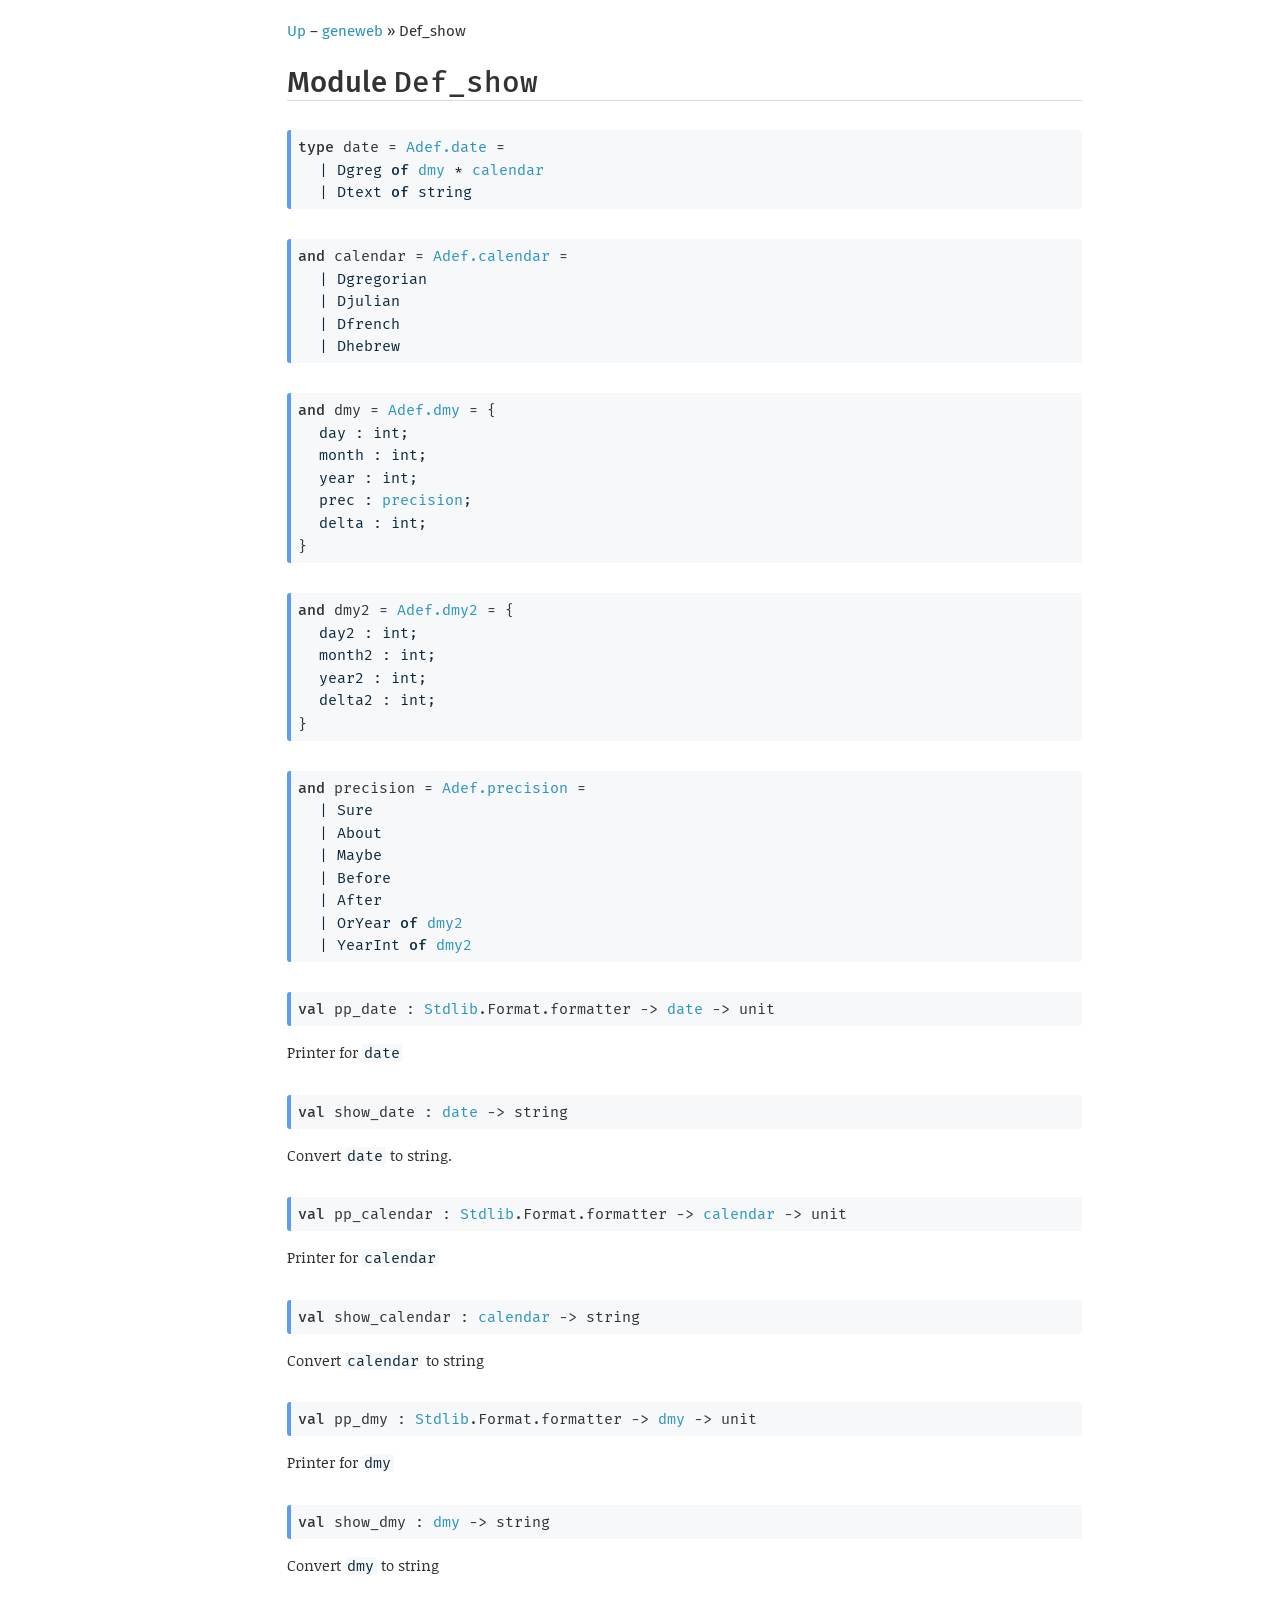
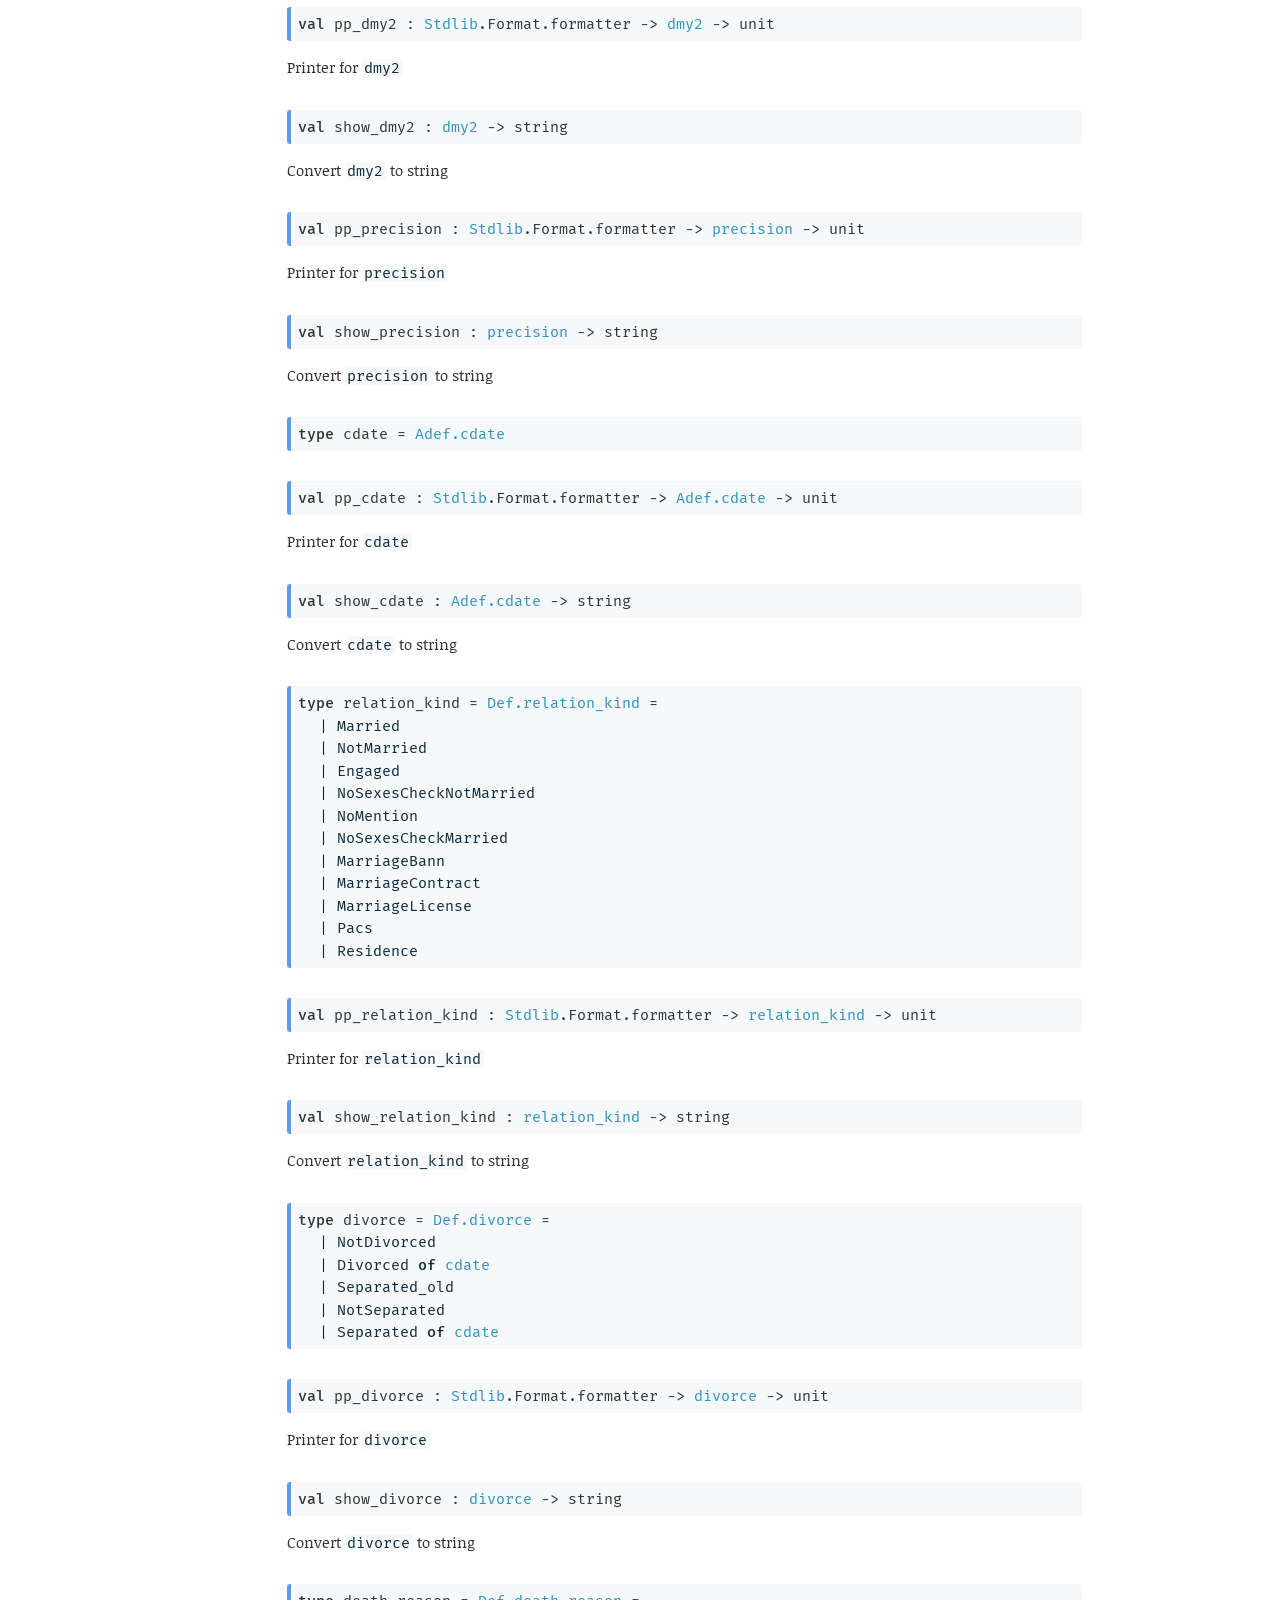
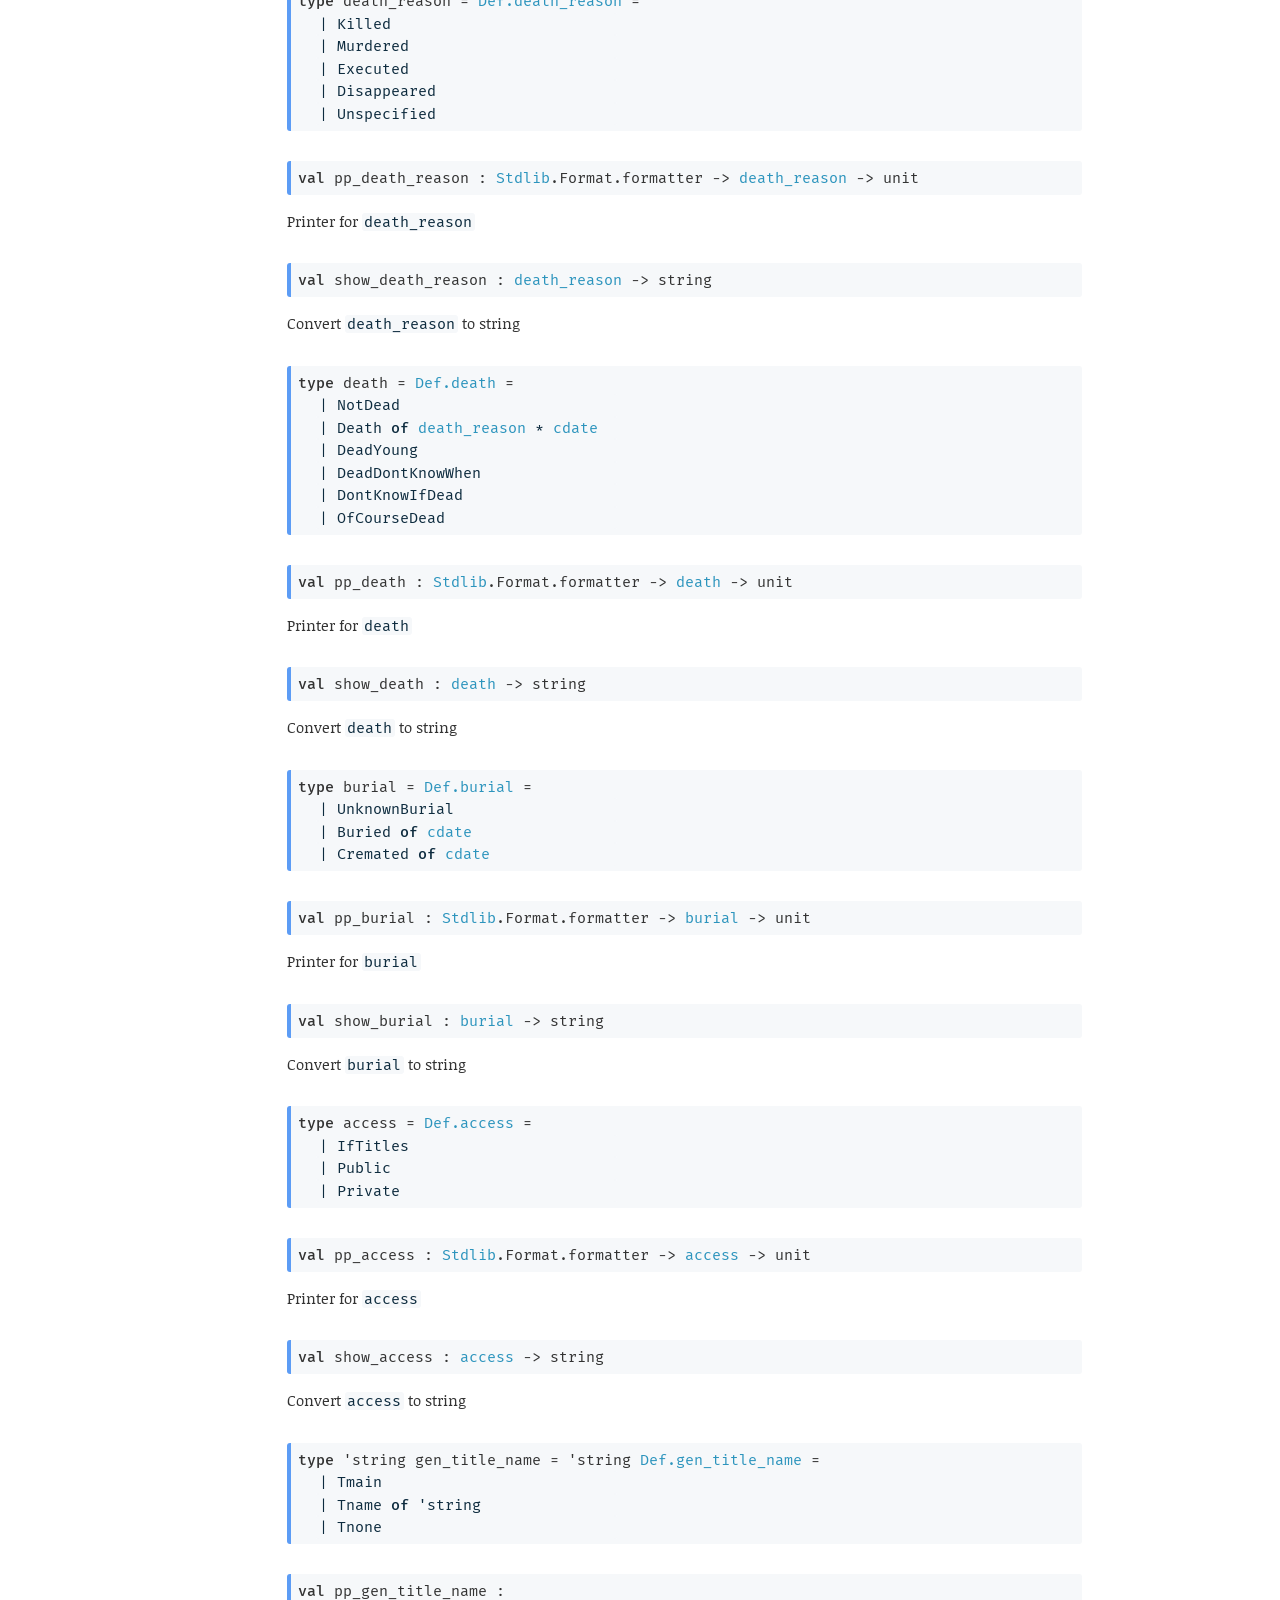
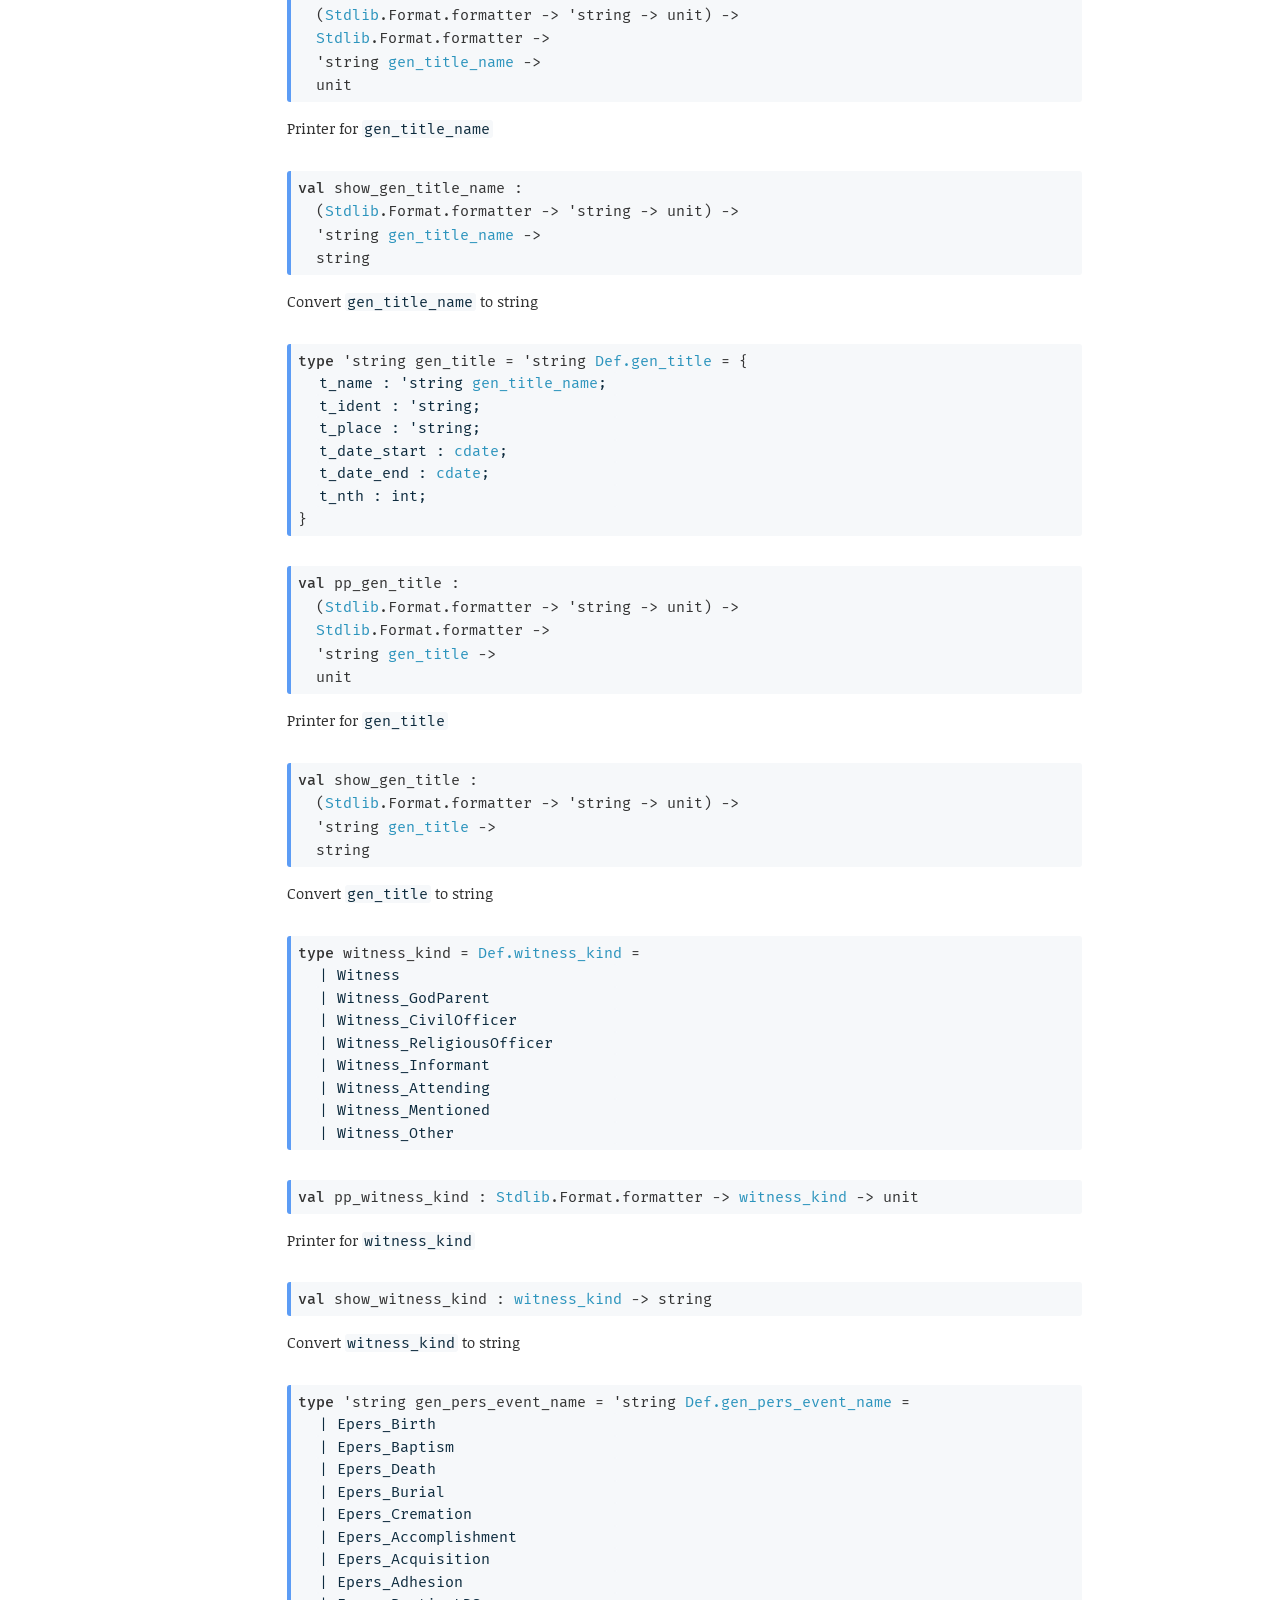
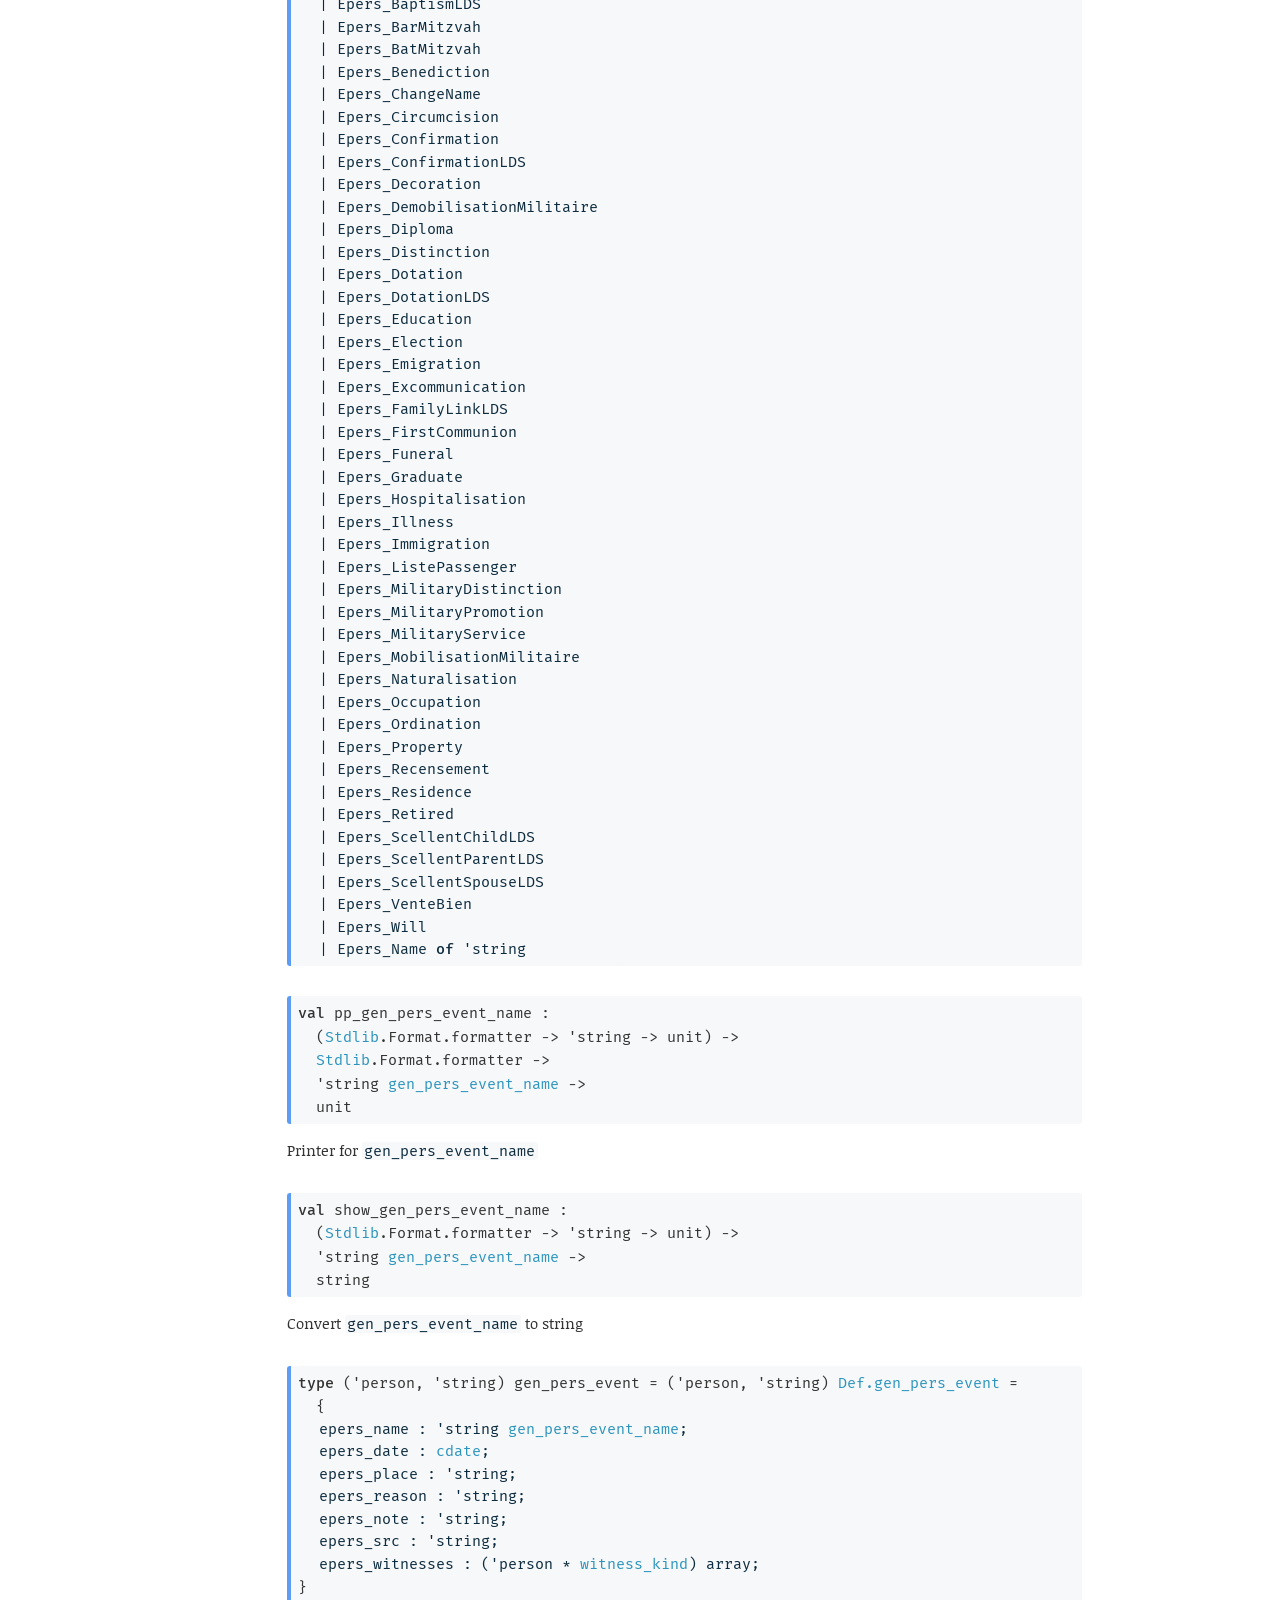
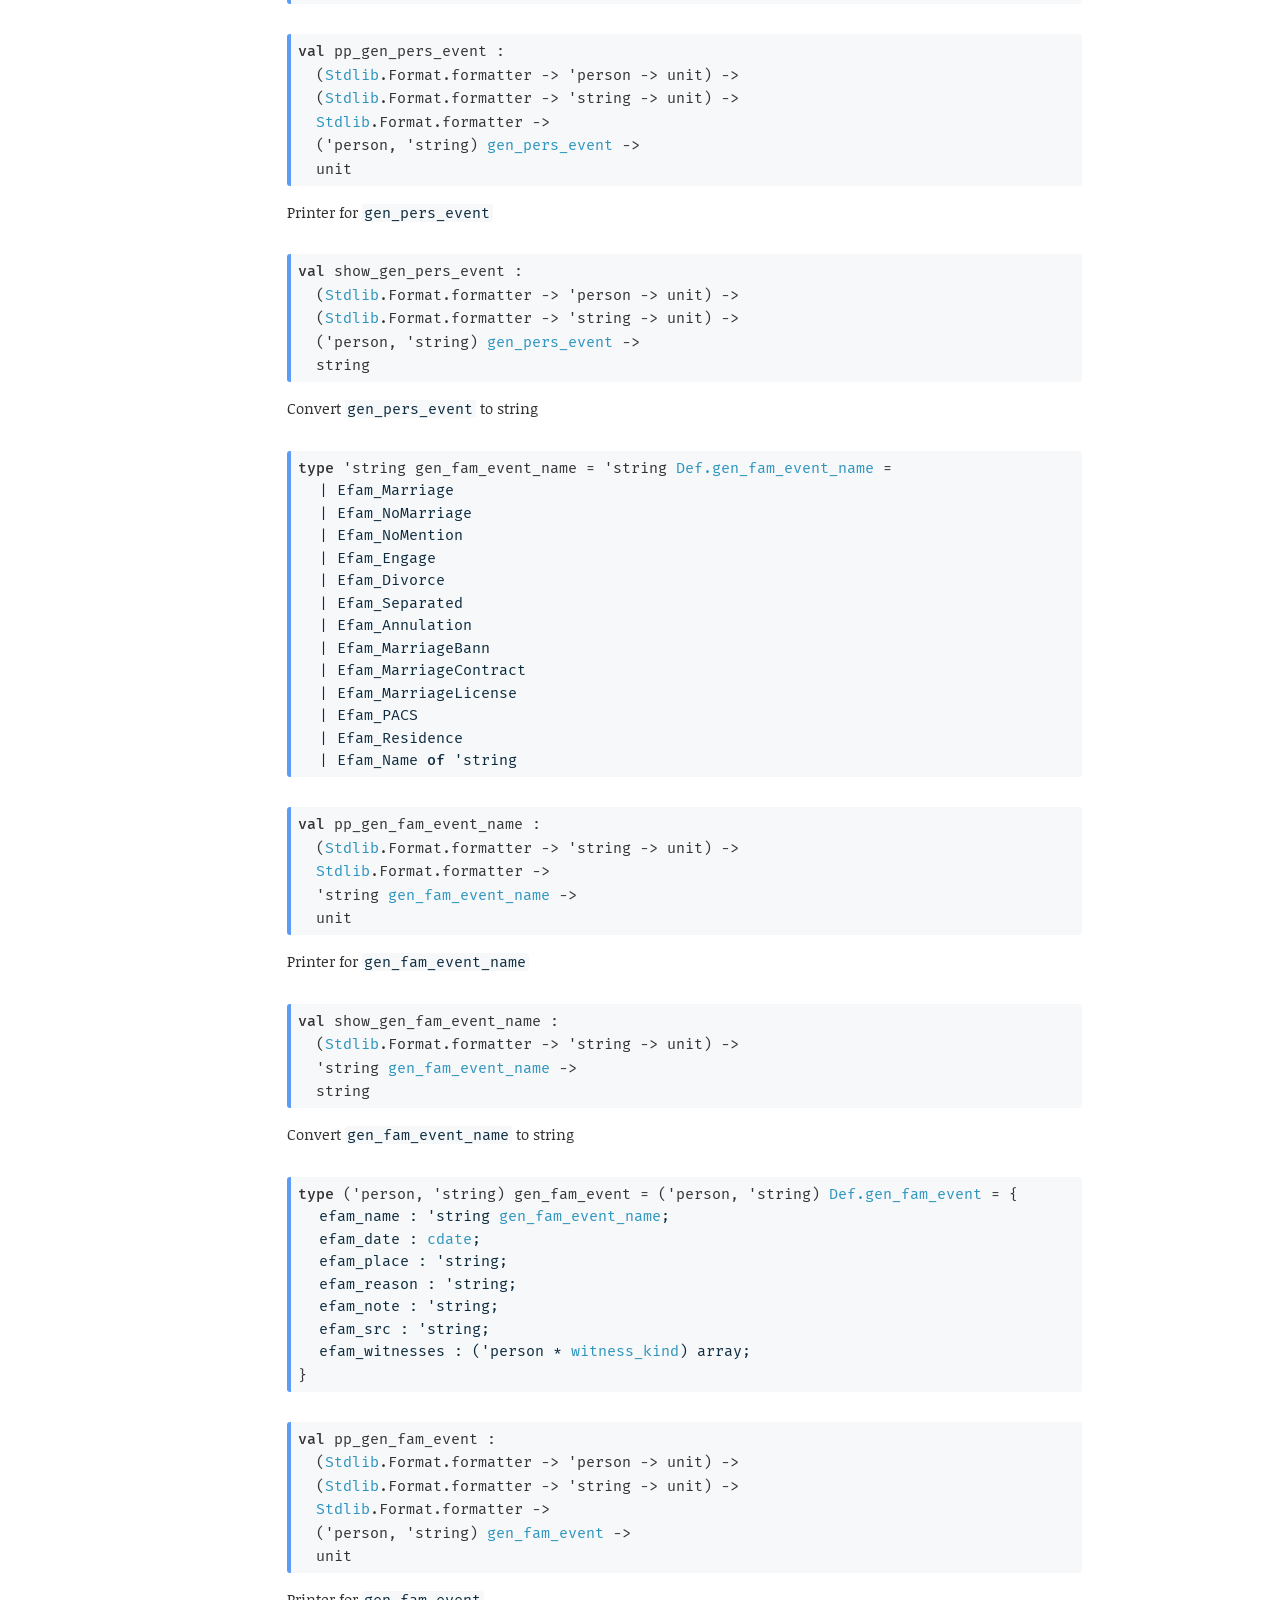
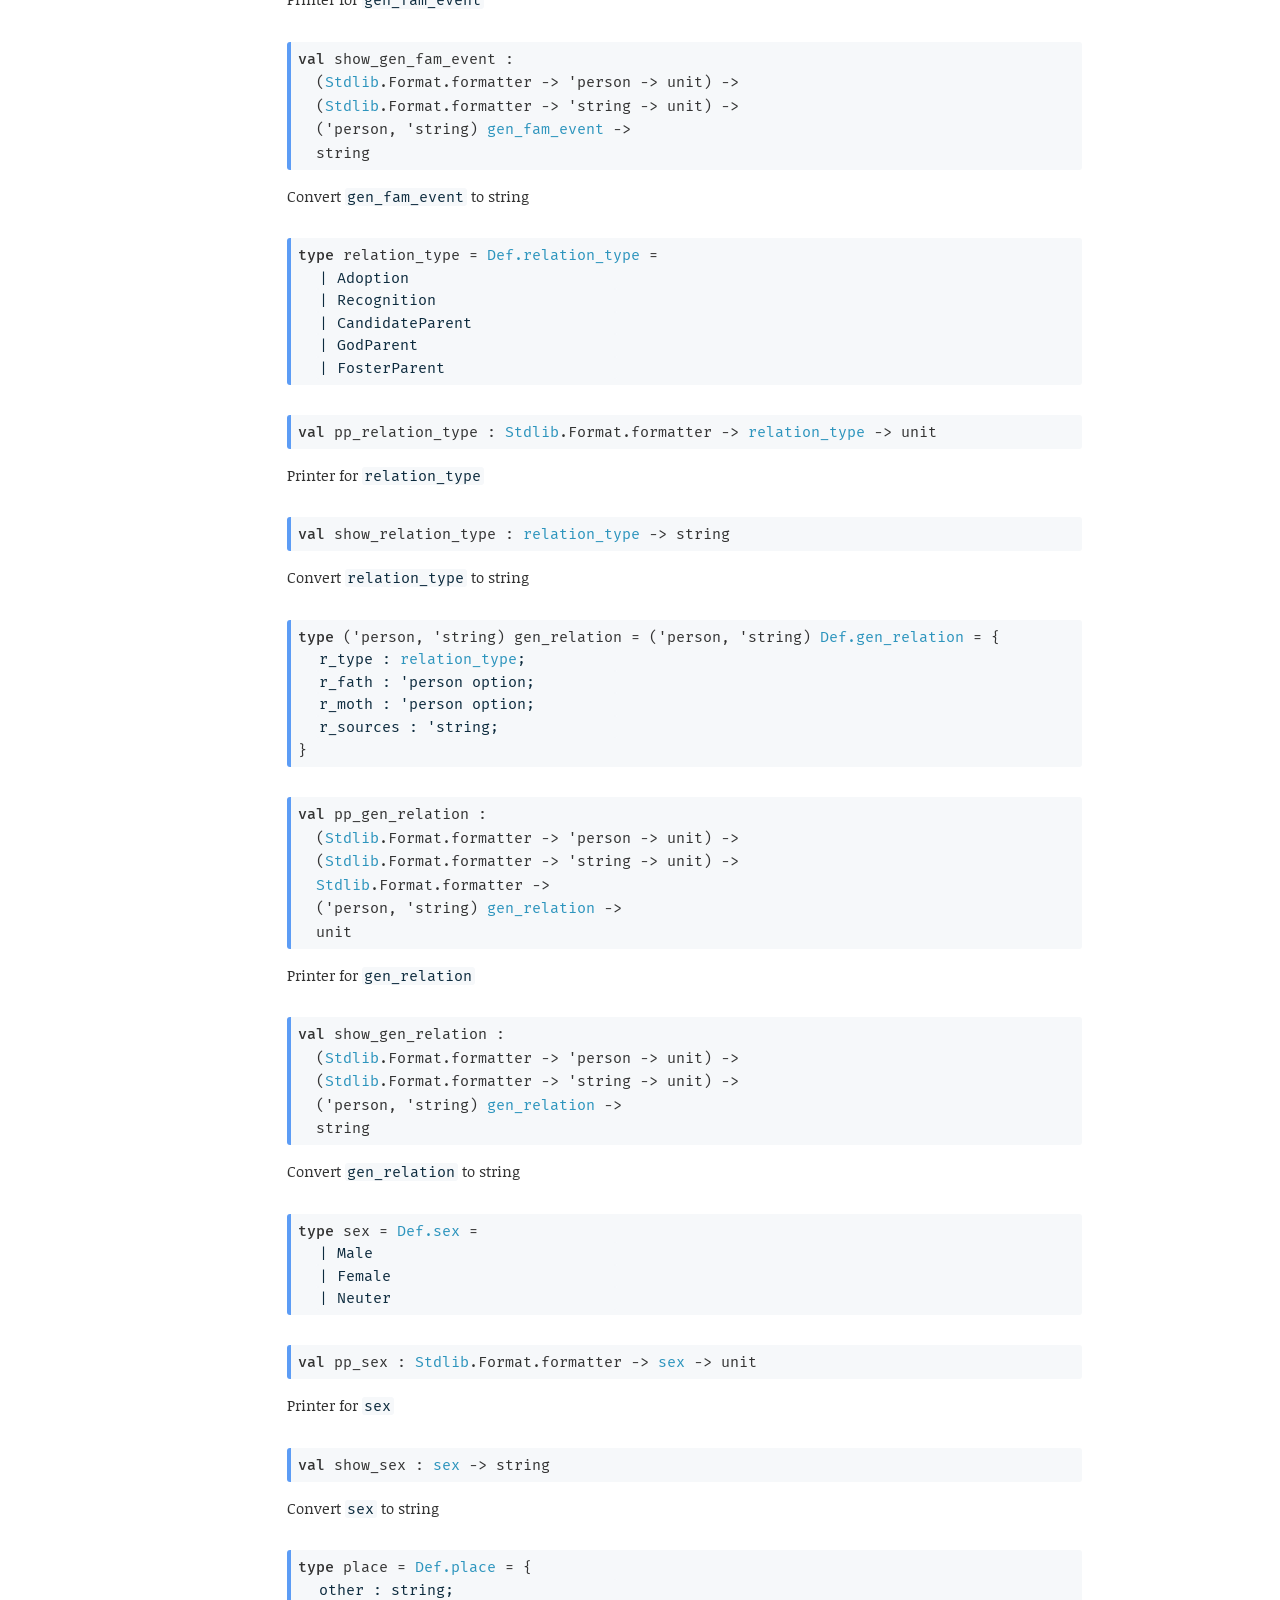
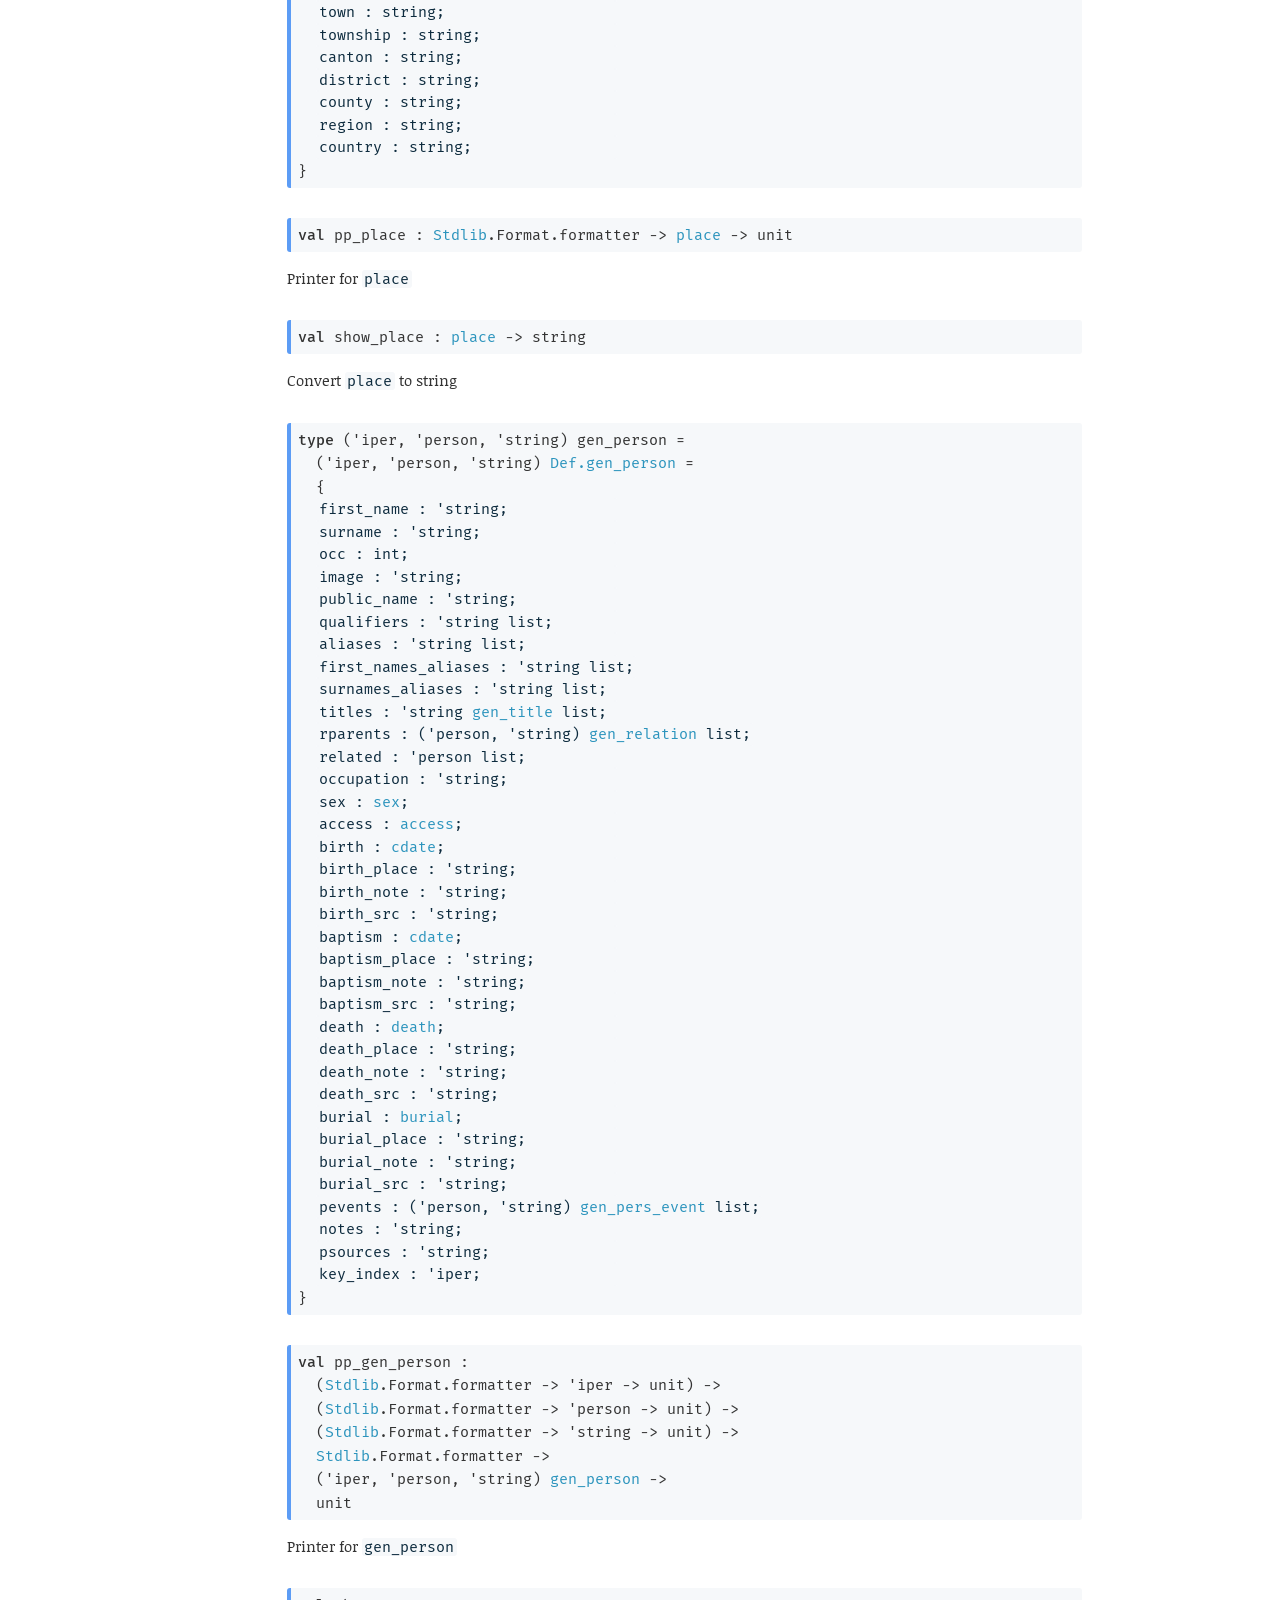
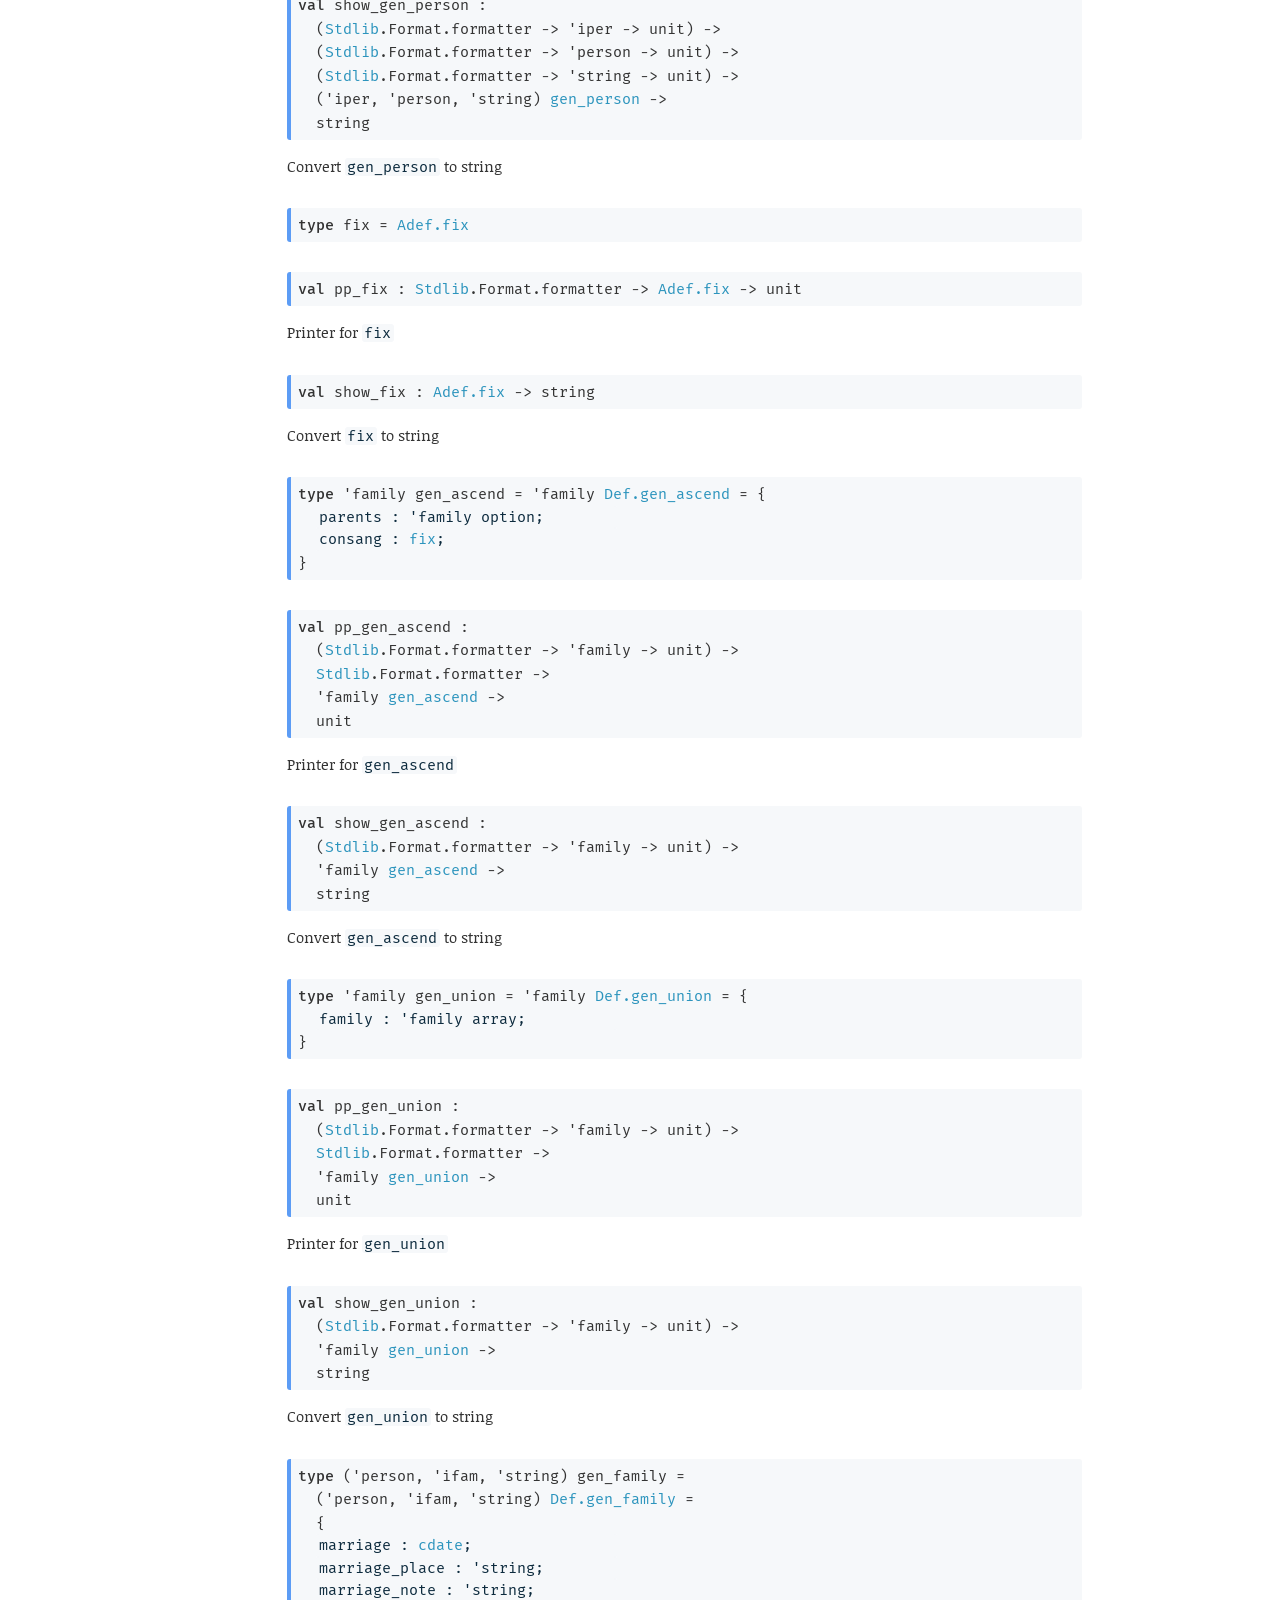
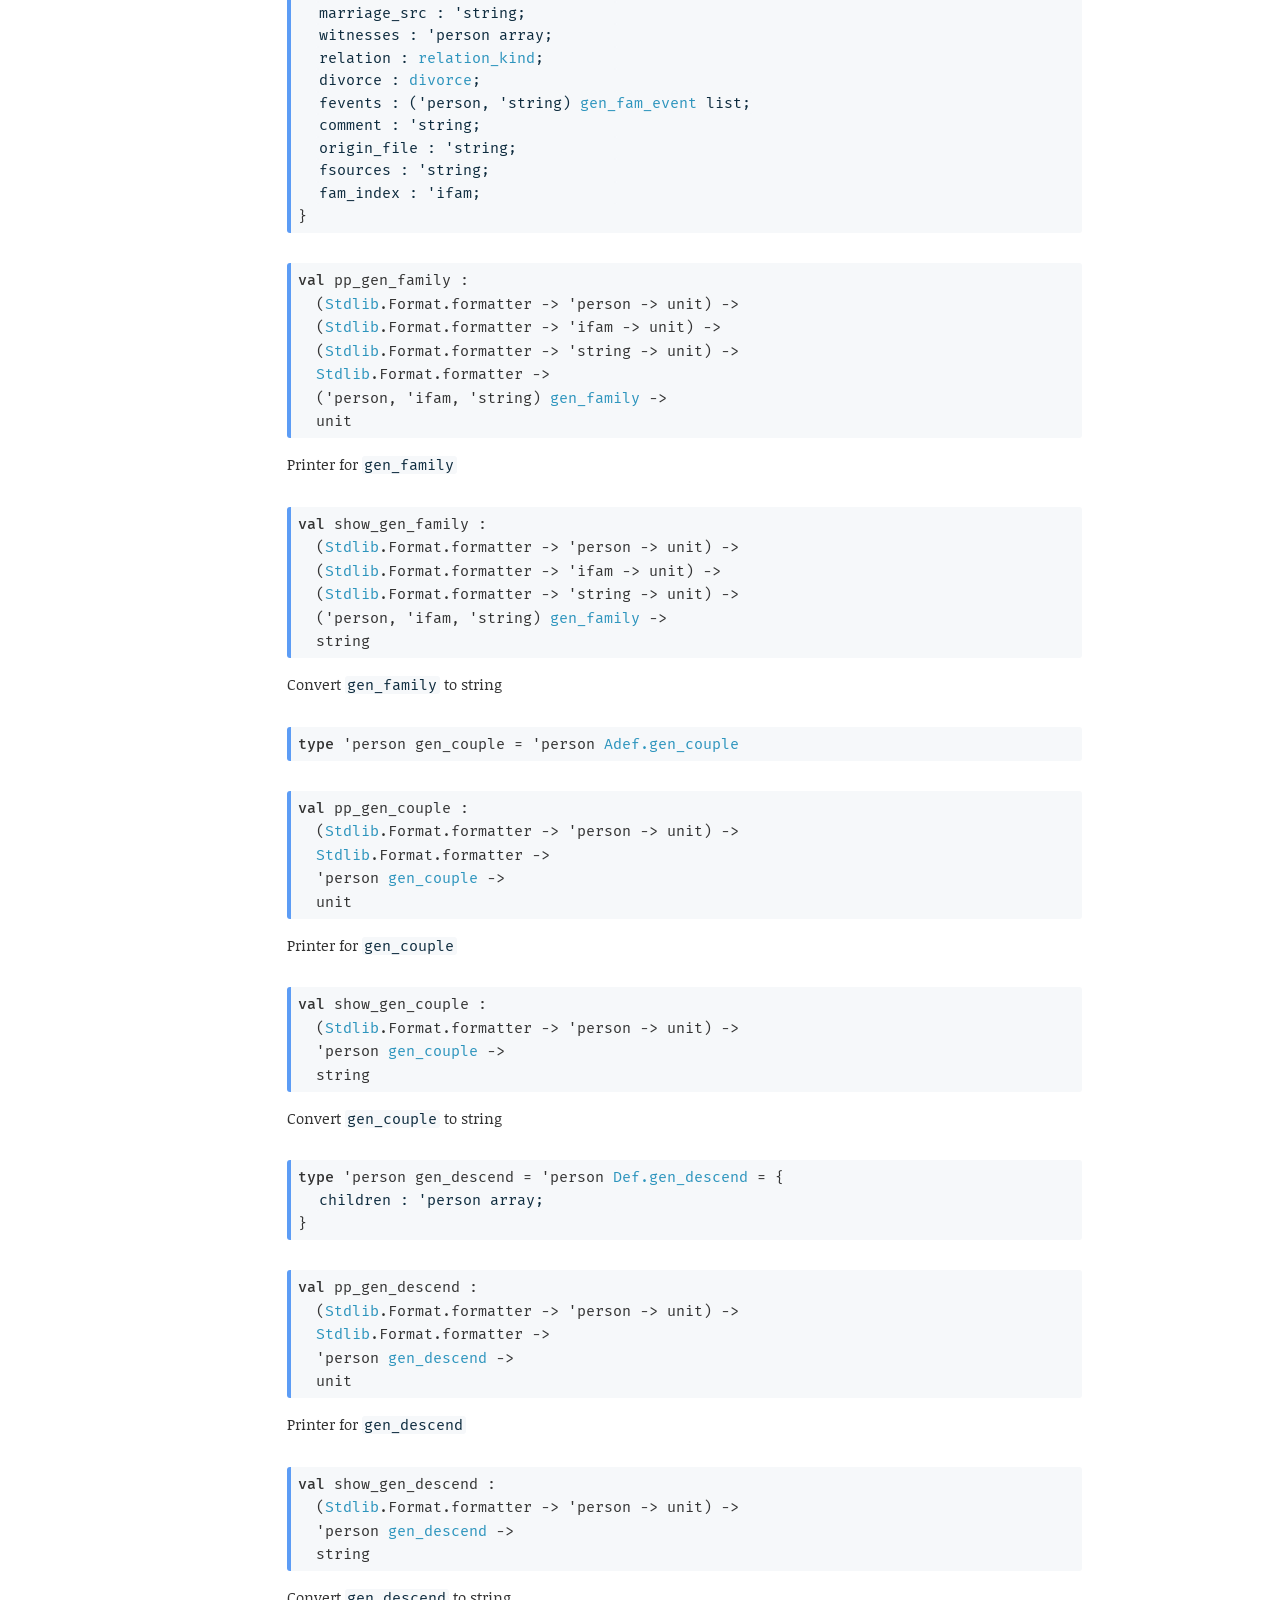
<file: geneweb/Def_show/index.html>
<!DOCTYPE html>
<html xmlns="http://www.w3.org/1999/xhtml"><head><title>Def_show (geneweb.Def_show)</title><link rel="stylesheet" href="../../odoc.support/odoc.css"/><meta charset="utf-8"/><meta name="generator" content="odoc 2.2.2"/><meta name="viewport" content="width=device-width,initial-scale=1.0"/><script src="../../odoc.support/highlight.pack.js"></script><script>hljs.initHighlightingOnLoad();</script></head><body class="odoc"><nav class="odoc-nav"><a href="../index.html">Up</a> – <a href="../index.html">geneweb</a> &#x00BB; Def_show</nav><header class="odoc-preamble"><h1>Module <code><span>Def_show</span></code></h1></header><div class="odoc-content"><div class="odoc-spec"><div class="spec type anchored" id="type-date"><a href="#type-date" class="anchor"></a><code><span><span class="keyword">type</span> date</span><span> = <a href="../Adef/index.html#type-date">Adef.date</a></span><span> = </span></code><ol><li id="type-date.Dgreg" class="def variant constructor anchored"><a href="#type-date.Dgreg" class="anchor"></a><code><span>| </span><span><span class="constructor">Dgreg</span> <span class="keyword">of</span> <a href="#type-dmy">dmy</a> * <a href="#type-calendar">calendar</a></span></code></li><li id="type-date.Dtext" class="def variant constructor anchored"><a href="#type-date.Dtext" class="anchor"></a><code><span>| </span><span><span class="constructor">Dtext</span> <span class="keyword">of</span> string</span></code></li></ol></div></div><div class="odoc-spec"><div class="spec type anchored" id="type-calendar"><a href="#type-calendar" class="anchor"></a><code><span><span class="keyword">and</span> calendar</span><span> = <a href="../Adef/index.html#type-calendar">Adef.calendar</a></span><span> = </span></code><ol><li id="type-calendar.Dgregorian" class="def variant constructor anchored"><a href="#type-calendar.Dgregorian" class="anchor"></a><code><span>| </span><span><span class="constructor">Dgregorian</span></span></code></li><li id="type-calendar.Djulian" class="def variant constructor anchored"><a href="#type-calendar.Djulian" class="anchor"></a><code><span>| </span><span><span class="constructor">Djulian</span></span></code></li><li id="type-calendar.Dfrench" class="def variant constructor anchored"><a href="#type-calendar.Dfrench" class="anchor"></a><code><span>| </span><span><span class="constructor">Dfrench</span></span></code></li><li id="type-calendar.Dhebrew" class="def variant constructor anchored"><a href="#type-calendar.Dhebrew" class="anchor"></a><code><span>| </span><span><span class="constructor">Dhebrew</span></span></code></li></ol></div></div><div class="odoc-spec"><div class="spec type anchored" id="type-dmy"><a href="#type-dmy" class="anchor"></a><code><span><span class="keyword">and</span> dmy</span><span> = <a href="../Adef/index.html#type-dmy">Adef.dmy</a></span><span> = </span><span>{</span></code><ol><li id="type-dmy.day" class="def record field anchored"><a href="#type-dmy.day" class="anchor"></a><code><span>day : int;</span></code></li><li id="type-dmy.month" class="def record field anchored"><a href="#type-dmy.month" class="anchor"></a><code><span>month : int;</span></code></li><li id="type-dmy.year" class="def record field anchored"><a href="#type-dmy.year" class="anchor"></a><code><span>year : int;</span></code></li><li id="type-dmy.prec" class="def record field anchored"><a href="#type-dmy.prec" class="anchor"></a><code><span>prec : <a href="#type-precision">precision</a>;</span></code></li><li id="type-dmy.delta" class="def record field anchored"><a href="#type-dmy.delta" class="anchor"></a><code><span>delta : int;</span></code></li></ol><code><span>}</span></code></div></div><div class="odoc-spec"><div class="spec type anchored" id="type-dmy2"><a href="#type-dmy2" class="anchor"></a><code><span><span class="keyword">and</span> dmy2</span><span> = <a href="../Adef/index.html#type-dmy2">Adef.dmy2</a></span><span> = </span><span>{</span></code><ol><li id="type-dmy2.day2" class="def record field anchored"><a href="#type-dmy2.day2" class="anchor"></a><code><span>day2 : int;</span></code></li><li id="type-dmy2.month2" class="def record field anchored"><a href="#type-dmy2.month2" class="anchor"></a><code><span>month2 : int;</span></code></li><li id="type-dmy2.year2" class="def record field anchored"><a href="#type-dmy2.year2" class="anchor"></a><code><span>year2 : int;</span></code></li><li id="type-dmy2.delta2" class="def record field anchored"><a href="#type-dmy2.delta2" class="anchor"></a><code><span>delta2 : int;</span></code></li></ol><code><span>}</span></code></div></div><div class="odoc-spec"><div class="spec type anchored" id="type-precision"><a href="#type-precision" class="anchor"></a><code><span><span class="keyword">and</span> precision</span><span> = <a href="../Adef/index.html#type-precision">Adef.precision</a></span><span> = </span></code><ol><li id="type-precision.Sure" class="def variant constructor anchored"><a href="#type-precision.Sure" class="anchor"></a><code><span>| </span><span><span class="constructor">Sure</span></span></code></li><li id="type-precision.About" class="def variant constructor anchored"><a href="#type-precision.About" class="anchor"></a><code><span>| </span><span><span class="constructor">About</span></span></code></li><li id="type-precision.Maybe" class="def variant constructor anchored"><a href="#type-precision.Maybe" class="anchor"></a><code><span>| </span><span><span class="constructor">Maybe</span></span></code></li><li id="type-precision.Before" class="def variant constructor anchored"><a href="#type-precision.Before" class="anchor"></a><code><span>| </span><span><span class="constructor">Before</span></span></code></li><li id="type-precision.After" class="def variant constructor anchored"><a href="#type-precision.After" class="anchor"></a><code><span>| </span><span><span class="constructor">After</span></span></code></li><li id="type-precision.OrYear" class="def variant constructor anchored"><a href="#type-precision.OrYear" class="anchor"></a><code><span>| </span><span><span class="constructor">OrYear</span> <span class="keyword">of</span> <a href="#type-dmy2">dmy2</a></span></code></li><li id="type-precision.YearInt" class="def variant constructor anchored"><a href="#type-precision.YearInt" class="anchor"></a><code><span>| </span><span><span class="constructor">YearInt</span> <span class="keyword">of</span> <a href="#type-dmy2">dmy2</a></span></code></li></ol></div></div><div class="odoc-spec"><div class="spec value anchored" id="val-pp_date"><a href="#val-pp_date" class="anchor"></a><code><span><span class="keyword">val</span> pp_date : <span><span class="xref-unresolved">Stdlib</span>.Format.formatter <span class="arrow">&#45;&gt;</span></span> <span><a href="#type-date">date</a> <span class="arrow">&#45;&gt;</span></span> unit</span></code></div><div class="spec-doc"><p>Printer for <code>date</code></p></div></div><div class="odoc-spec"><div class="spec value anchored" id="val-show_date"><a href="#val-show_date" class="anchor"></a><code><span><span class="keyword">val</span> show_date : <span><a href="#type-date">date</a> <span class="arrow">&#45;&gt;</span></span> string</span></code></div><div class="spec-doc"><p>Convert <code>date</code> to string.</p></div></div><div class="odoc-spec"><div class="spec value anchored" id="val-pp_calendar"><a href="#val-pp_calendar" class="anchor"></a><code><span><span class="keyword">val</span> pp_calendar : <span><span class="xref-unresolved">Stdlib</span>.Format.formatter <span class="arrow">&#45;&gt;</span></span> <span><a href="#type-calendar">calendar</a> <span class="arrow">&#45;&gt;</span></span> unit</span></code></div><div class="spec-doc"><p>Printer for <code>calendar</code></p></div></div><div class="odoc-spec"><div class="spec value anchored" id="val-show_calendar"><a href="#val-show_calendar" class="anchor"></a><code><span><span class="keyword">val</span> show_calendar : <span><a href="#type-calendar">calendar</a> <span class="arrow">&#45;&gt;</span></span> string</span></code></div><div class="spec-doc"><p>Convert <code>calendar</code> to string</p></div></div><div class="odoc-spec"><div class="spec value anchored" id="val-pp_dmy"><a href="#val-pp_dmy" class="anchor"></a><code><span><span class="keyword">val</span> pp_dmy : <span><span class="xref-unresolved">Stdlib</span>.Format.formatter <span class="arrow">&#45;&gt;</span></span> <span><a href="#type-dmy">dmy</a> <span class="arrow">&#45;&gt;</span></span> unit</span></code></div><div class="spec-doc"><p>Printer for <code>dmy</code></p></div></div><div class="odoc-spec"><div class="spec value anchored" id="val-show_dmy"><a href="#val-show_dmy" class="anchor"></a><code><span><span class="keyword">val</span> show_dmy : <span><a href="#type-dmy">dmy</a> <span class="arrow">&#45;&gt;</span></span> string</span></code></div><div class="spec-doc"><p>Convert <code>dmy</code> to string</p></div></div><div class="odoc-spec"><div class="spec value anchored" id="val-pp_dmy2"><a href="#val-pp_dmy2" class="anchor"></a><code><span><span class="keyword">val</span> pp_dmy2 : <span><span class="xref-unresolved">Stdlib</span>.Format.formatter <span class="arrow">&#45;&gt;</span></span> <span><a href="#type-dmy2">dmy2</a> <span class="arrow">&#45;&gt;</span></span> unit</span></code></div><div class="spec-doc"><p>Printer for <code>dmy2</code></p></div></div><div class="odoc-spec"><div class="spec value anchored" id="val-show_dmy2"><a href="#val-show_dmy2" class="anchor"></a><code><span><span class="keyword">val</span> show_dmy2 : <span><a href="#type-dmy2">dmy2</a> <span class="arrow">&#45;&gt;</span></span> string</span></code></div><div class="spec-doc"><p>Convert <code>dmy2</code> to string</p></div></div><div class="odoc-spec"><div class="spec value anchored" id="val-pp_precision"><a href="#val-pp_precision" class="anchor"></a><code><span><span class="keyword">val</span> pp_precision : <span><span class="xref-unresolved">Stdlib</span>.Format.formatter <span class="arrow">&#45;&gt;</span></span> <span><a href="#type-precision">precision</a> <span class="arrow">&#45;&gt;</span></span> unit</span></code></div><div class="spec-doc"><p>Printer for <code>precision</code></p></div></div><div class="odoc-spec"><div class="spec value anchored" id="val-show_precision"><a href="#val-show_precision" class="anchor"></a><code><span><span class="keyword">val</span> show_precision : <span><a href="#type-precision">precision</a> <span class="arrow">&#45;&gt;</span></span> string</span></code></div><div class="spec-doc"><p>Convert <code>precision</code> to string</p></div></div><div class="odoc-spec"><div class="spec type anchored" id="type-cdate"><a href="#type-cdate" class="anchor"></a><code><span><span class="keyword">type</span> cdate</span><span> = <a href="../Adef/index.html#type-cdate">Adef.cdate</a></span></code></div></div><div class="odoc-spec"><div class="spec value anchored" id="val-pp_cdate"><a href="#val-pp_cdate" class="anchor"></a><code><span><span class="keyword">val</span> pp_cdate : <span><span class="xref-unresolved">Stdlib</span>.Format.formatter <span class="arrow">&#45;&gt;</span></span> <span><a href="../Adef/index.html#type-cdate">Adef.cdate</a> <span class="arrow">&#45;&gt;</span></span> unit</span></code></div><div class="spec-doc"><p>Printer for <code>cdate</code></p></div></div><div class="odoc-spec"><div class="spec value anchored" id="val-show_cdate"><a href="#val-show_cdate" class="anchor"></a><code><span><span class="keyword">val</span> show_cdate : <span><a href="../Adef/index.html#type-cdate">Adef.cdate</a> <span class="arrow">&#45;&gt;</span></span> string</span></code></div><div class="spec-doc"><p>Convert <code>cdate</code> to string</p></div></div><div class="odoc-spec"><div class="spec type anchored" id="type-relation_kind"><a href="#type-relation_kind" class="anchor"></a><code><span><span class="keyword">type</span> relation_kind</span><span> = <a href="../Def/index.html#type-relation_kind">Def.relation_kind</a></span><span> = </span></code><ol><li id="type-relation_kind.Married" class="def variant constructor anchored"><a href="#type-relation_kind.Married" class="anchor"></a><code><span>| </span><span><span class="constructor">Married</span></span></code></li><li id="type-relation_kind.NotMarried" class="def variant constructor anchored"><a href="#type-relation_kind.NotMarried" class="anchor"></a><code><span>| </span><span><span class="constructor">NotMarried</span></span></code></li><li id="type-relation_kind.Engaged" class="def variant constructor anchored"><a href="#type-relation_kind.Engaged" class="anchor"></a><code><span>| </span><span><span class="constructor">Engaged</span></span></code></li><li id="type-relation_kind.NoSexesCheckNotMarried" class="def variant constructor anchored"><a href="#type-relation_kind.NoSexesCheckNotMarried" class="anchor"></a><code><span>| </span><span><span class="constructor">NoSexesCheckNotMarried</span></span></code></li><li id="type-relation_kind.NoMention" class="def variant constructor anchored"><a href="#type-relation_kind.NoMention" class="anchor"></a><code><span>| </span><span><span class="constructor">NoMention</span></span></code></li><li id="type-relation_kind.NoSexesCheckMarried" class="def variant constructor anchored"><a href="#type-relation_kind.NoSexesCheckMarried" class="anchor"></a><code><span>| </span><span><span class="constructor">NoSexesCheckMarried</span></span></code></li><li id="type-relation_kind.MarriageBann" class="def variant constructor anchored"><a href="#type-relation_kind.MarriageBann" class="anchor"></a><code><span>| </span><span><span class="constructor">MarriageBann</span></span></code></li><li id="type-relation_kind.MarriageContract" class="def variant constructor anchored"><a href="#type-relation_kind.MarriageContract" class="anchor"></a><code><span>| </span><span><span class="constructor">MarriageContract</span></span></code></li><li id="type-relation_kind.MarriageLicense" class="def variant constructor anchored"><a href="#type-relation_kind.MarriageLicense" class="anchor"></a><code><span>| </span><span><span class="constructor">MarriageLicense</span></span></code></li><li id="type-relation_kind.Pacs" class="def variant constructor anchored"><a href="#type-relation_kind.Pacs" class="anchor"></a><code><span>| </span><span><span class="constructor">Pacs</span></span></code></li><li id="type-relation_kind.Residence" class="def variant constructor anchored"><a href="#type-relation_kind.Residence" class="anchor"></a><code><span>| </span><span><span class="constructor">Residence</span></span></code></li></ol></div></div><div class="odoc-spec"><div class="spec value anchored" id="val-pp_relation_kind"><a href="#val-pp_relation_kind" class="anchor"></a><code><span><span class="keyword">val</span> pp_relation_kind : <span><span class="xref-unresolved">Stdlib</span>.Format.formatter <span class="arrow">&#45;&gt;</span></span> <span><a href="#type-relation_kind">relation_kind</a> <span class="arrow">&#45;&gt;</span></span> unit</span></code></div><div class="spec-doc"><p>Printer for <code>relation_kind</code></p></div></div><div class="odoc-spec"><div class="spec value anchored" id="val-show_relation_kind"><a href="#val-show_relation_kind" class="anchor"></a><code><span><span class="keyword">val</span> show_relation_kind : <span><a href="#type-relation_kind">relation_kind</a> <span class="arrow">&#45;&gt;</span></span> string</span></code></div><div class="spec-doc"><p>Convert <code>relation_kind</code> to string</p></div></div><div class="odoc-spec"><div class="spec type anchored" id="type-divorce"><a href="#type-divorce" class="anchor"></a><code><span><span class="keyword">type</span> divorce</span><span> = <a href="../Def/index.html#type-divorce">Def.divorce</a></span><span> = </span></code><ol><li id="type-divorce.NotDivorced" class="def variant constructor anchored"><a href="#type-divorce.NotDivorced" class="anchor"></a><code><span>| </span><span><span class="constructor">NotDivorced</span></span></code></li><li id="type-divorce.Divorced" class="def variant constructor anchored"><a href="#type-divorce.Divorced" class="anchor"></a><code><span>| </span><span><span class="constructor">Divorced</span> <span class="keyword">of</span> <a href="#type-cdate">cdate</a></span></code></li><li id="type-divorce.Separated_old" class="def variant constructor anchored"><a href="#type-divorce.Separated_old" class="anchor"></a><code><span>| </span><span><span class="constructor">Separated_old</span></span></code></li><li id="type-divorce.NotSeparated" class="def variant constructor anchored"><a href="#type-divorce.NotSeparated" class="anchor"></a><code><span>| </span><span><span class="constructor">NotSeparated</span></span></code></li><li id="type-divorce.Separated" class="def variant constructor anchored"><a href="#type-divorce.Separated" class="anchor"></a><code><span>| </span><span><span class="constructor">Separated</span> <span class="keyword">of</span> <a href="#type-cdate">cdate</a></span></code></li></ol></div></div><div class="odoc-spec"><div class="spec value anchored" id="val-pp_divorce"><a href="#val-pp_divorce" class="anchor"></a><code><span><span class="keyword">val</span> pp_divorce : <span><span class="xref-unresolved">Stdlib</span>.Format.formatter <span class="arrow">&#45;&gt;</span></span> <span><a href="#type-divorce">divorce</a> <span class="arrow">&#45;&gt;</span></span> unit</span></code></div><div class="spec-doc"><p>Printer for <code>divorce</code></p></div></div><div class="odoc-spec"><div class="spec value anchored" id="val-show_divorce"><a href="#val-show_divorce" class="anchor"></a><code><span><span class="keyword">val</span> show_divorce : <span><a href="#type-divorce">divorce</a> <span class="arrow">&#45;&gt;</span></span> string</span></code></div><div class="spec-doc"><p>Convert <code>divorce</code> to string</p></div></div><div class="odoc-spec"><div class="spec type anchored" id="type-death_reason"><a href="#type-death_reason" class="anchor"></a><code><span><span class="keyword">type</span> death_reason</span><span> = <a href="../Def/index.html#type-death_reason">Def.death_reason</a></span><span> = </span></code><ol><li id="type-death_reason.Killed" class="def variant constructor anchored"><a href="#type-death_reason.Killed" class="anchor"></a><code><span>| </span><span><span class="constructor">Killed</span></span></code></li><li id="type-death_reason.Murdered" class="def variant constructor anchored"><a href="#type-death_reason.Murdered" class="anchor"></a><code><span>| </span><span><span class="constructor">Murdered</span></span></code></li><li id="type-death_reason.Executed" class="def variant constructor anchored"><a href="#type-death_reason.Executed" class="anchor"></a><code><span>| </span><span><span class="constructor">Executed</span></span></code></li><li id="type-death_reason.Disappeared" class="def variant constructor anchored"><a href="#type-death_reason.Disappeared" class="anchor"></a><code><span>| </span><span><span class="constructor">Disappeared</span></span></code></li><li id="type-death_reason.Unspecified" class="def variant constructor anchored"><a href="#type-death_reason.Unspecified" class="anchor"></a><code><span>| </span><span><span class="constructor">Unspecified</span></span></code></li></ol></div></div><div class="odoc-spec"><div class="spec value anchored" id="val-pp_death_reason"><a href="#val-pp_death_reason" class="anchor"></a><code><span><span class="keyword">val</span> pp_death_reason : <span><span class="xref-unresolved">Stdlib</span>.Format.formatter <span class="arrow">&#45;&gt;</span></span> <span><a href="#type-death_reason">death_reason</a> <span class="arrow">&#45;&gt;</span></span> unit</span></code></div><div class="spec-doc"><p>Printer for <code>death_reason</code></p></div></div><div class="odoc-spec"><div class="spec value anchored" id="val-show_death_reason"><a href="#val-show_death_reason" class="anchor"></a><code><span><span class="keyword">val</span> show_death_reason : <span><a href="#type-death_reason">death_reason</a> <span class="arrow">&#45;&gt;</span></span> string</span></code></div><div class="spec-doc"><p>Convert <code>death_reason</code> to string</p></div></div><div class="odoc-spec"><div class="spec type anchored" id="type-death"><a href="#type-death" class="anchor"></a><code><span><span class="keyword">type</span> death</span><span> = <a href="../Def/index.html#type-death">Def.death</a></span><span> = </span></code><ol><li id="type-death.NotDead" class="def variant constructor anchored"><a href="#type-death.NotDead" class="anchor"></a><code><span>| </span><span><span class="constructor">NotDead</span></span></code></li><li id="type-death.Death" class="def variant constructor anchored"><a href="#type-death.Death" class="anchor"></a><code><span>| </span><span><span class="constructor">Death</span> <span class="keyword">of</span> <a href="#type-death_reason">death_reason</a> * <a href="#type-cdate">cdate</a></span></code></li><li id="type-death.DeadYoung" class="def variant constructor anchored"><a href="#type-death.DeadYoung" class="anchor"></a><code><span>| </span><span><span class="constructor">DeadYoung</span></span></code></li><li id="type-death.DeadDontKnowWhen" class="def variant constructor anchored"><a href="#type-death.DeadDontKnowWhen" class="anchor"></a><code><span>| </span><span><span class="constructor">DeadDontKnowWhen</span></span></code></li><li id="type-death.DontKnowIfDead" class="def variant constructor anchored"><a href="#type-death.DontKnowIfDead" class="anchor"></a><code><span>| </span><span><span class="constructor">DontKnowIfDead</span></span></code></li><li id="type-death.OfCourseDead" class="def variant constructor anchored"><a href="#type-death.OfCourseDead" class="anchor"></a><code><span>| </span><span><span class="constructor">OfCourseDead</span></span></code></li></ol></div></div><div class="odoc-spec"><div class="spec value anchored" id="val-pp_death"><a href="#val-pp_death" class="anchor"></a><code><span><span class="keyword">val</span> pp_death : <span><span class="xref-unresolved">Stdlib</span>.Format.formatter <span class="arrow">&#45;&gt;</span></span> <span><a href="#type-death">death</a> <span class="arrow">&#45;&gt;</span></span> unit</span></code></div><div class="spec-doc"><p>Printer for <code>death</code></p></div></div><div class="odoc-spec"><div class="spec value anchored" id="val-show_death"><a href="#val-show_death" class="anchor"></a><code><span><span class="keyword">val</span> show_death : <span><a href="#type-death">death</a> <span class="arrow">&#45;&gt;</span></span> string</span></code></div><div class="spec-doc"><p>Convert <code>death</code> to string</p></div></div><div class="odoc-spec"><div class="spec type anchored" id="type-burial"><a href="#type-burial" class="anchor"></a><code><span><span class="keyword">type</span> burial</span><span> = <a href="../Def/index.html#type-burial">Def.burial</a></span><span> = </span></code><ol><li id="type-burial.UnknownBurial" class="def variant constructor anchored"><a href="#type-burial.UnknownBurial" class="anchor"></a><code><span>| </span><span><span class="constructor">UnknownBurial</span></span></code></li><li id="type-burial.Buried" class="def variant constructor anchored"><a href="#type-burial.Buried" class="anchor"></a><code><span>| </span><span><span class="constructor">Buried</span> <span class="keyword">of</span> <a href="#type-cdate">cdate</a></span></code></li><li id="type-burial.Cremated" class="def variant constructor anchored"><a href="#type-burial.Cremated" class="anchor"></a><code><span>| </span><span><span class="constructor">Cremated</span> <span class="keyword">of</span> <a href="#type-cdate">cdate</a></span></code></li></ol></div></div><div class="odoc-spec"><div class="spec value anchored" id="val-pp_burial"><a href="#val-pp_burial" class="anchor"></a><code><span><span class="keyword">val</span> pp_burial : <span><span class="xref-unresolved">Stdlib</span>.Format.formatter <span class="arrow">&#45;&gt;</span></span> <span><a href="#type-burial">burial</a> <span class="arrow">&#45;&gt;</span></span> unit</span></code></div><div class="spec-doc"><p>Printer for <code>burial</code></p></div></div><div class="odoc-spec"><div class="spec value anchored" id="val-show_burial"><a href="#val-show_burial" class="anchor"></a><code><span><span class="keyword">val</span> show_burial : <span><a href="#type-burial">burial</a> <span class="arrow">&#45;&gt;</span></span> string</span></code></div><div class="spec-doc"><p>Convert <code>burial</code> to string</p></div></div><div class="odoc-spec"><div class="spec type anchored" id="type-access"><a href="#type-access" class="anchor"></a><code><span><span class="keyword">type</span> access</span><span> = <a href="../Def/index.html#type-access">Def.access</a></span><span> = </span></code><ol><li id="type-access.IfTitles" class="def variant constructor anchored"><a href="#type-access.IfTitles" class="anchor"></a><code><span>| </span><span><span class="constructor">IfTitles</span></span></code></li><li id="type-access.Public" class="def variant constructor anchored"><a href="#type-access.Public" class="anchor"></a><code><span>| </span><span><span class="constructor">Public</span></span></code></li><li id="type-access.Private" class="def variant constructor anchored"><a href="#type-access.Private" class="anchor"></a><code><span>| </span><span><span class="constructor">Private</span></span></code></li></ol></div></div><div class="odoc-spec"><div class="spec value anchored" id="val-pp_access"><a href="#val-pp_access" class="anchor"></a><code><span><span class="keyword">val</span> pp_access : <span><span class="xref-unresolved">Stdlib</span>.Format.formatter <span class="arrow">&#45;&gt;</span></span> <span><a href="#type-access">access</a> <span class="arrow">&#45;&gt;</span></span> unit</span></code></div><div class="spec-doc"><p>Printer for <code>access</code></p></div></div><div class="odoc-spec"><div class="spec value anchored" id="val-show_access"><a href="#val-show_access" class="anchor"></a><code><span><span class="keyword">val</span> show_access : <span><a href="#type-access">access</a> <span class="arrow">&#45;&gt;</span></span> string</span></code></div><div class="spec-doc"><p>Convert <code>access</code> to string</p></div></div><div class="odoc-spec"><div class="spec type anchored" id="type-gen_title_name"><a href="#type-gen_title_name" class="anchor"></a><code><span><span class="keyword">type</span> <span>'string gen_title_name</span></span><span> = <span><span class="type-var">'string</span> <a href="../Def/index.html#type-gen_title_name">Def.gen_title_name</a></span></span><span> = </span></code><ol><li id="type-gen_title_name.Tmain" class="def variant constructor anchored"><a href="#type-gen_title_name.Tmain" class="anchor"></a><code><span>| </span><span><span class="constructor">Tmain</span></span></code></li><li id="type-gen_title_name.Tname" class="def variant constructor anchored"><a href="#type-gen_title_name.Tname" class="anchor"></a><code><span>| </span><span><span class="constructor">Tname</span> <span class="keyword">of</span> <span class="type-var">'string</span></span></code></li><li id="type-gen_title_name.Tnone" class="def variant constructor anchored"><a href="#type-gen_title_name.Tnone" class="anchor"></a><code><span>| </span><span><span class="constructor">Tnone</span></span></code></li></ol></div></div><div class="odoc-spec"><div class="spec value anchored" id="val-pp_gen_title_name"><a href="#val-pp_gen_title_name" class="anchor"></a><code><span><span class="keyword">val</span> pp_gen_title_name : 
  <span><span>(<span><span class="xref-unresolved">Stdlib</span>.Format.formatter <span class="arrow">&#45;&gt;</span></span> <span><span class="type-var">'string</span> <span class="arrow">&#45;&gt;</span></span> unit)</span> <span class="arrow">&#45;&gt;</span></span>
  <span><span class="xref-unresolved">Stdlib</span>.Format.formatter <span class="arrow">&#45;&gt;</span></span>
  <span><span><span class="type-var">'string</span> <a href="#type-gen_title_name">gen_title_name</a></span> <span class="arrow">&#45;&gt;</span></span>
  unit</span></code></div><div class="spec-doc"><p>Printer for <code>gen_title_name</code></p></div></div><div class="odoc-spec"><div class="spec value anchored" id="val-show_gen_title_name"><a href="#val-show_gen_title_name" class="anchor"></a><code><span><span class="keyword">val</span> show_gen_title_name : 
  <span><span>(<span><span class="xref-unresolved">Stdlib</span>.Format.formatter <span class="arrow">&#45;&gt;</span></span> <span><span class="type-var">'string</span> <span class="arrow">&#45;&gt;</span></span> unit)</span> <span class="arrow">&#45;&gt;</span></span>
  <span><span><span class="type-var">'string</span> <a href="#type-gen_title_name">gen_title_name</a></span> <span class="arrow">&#45;&gt;</span></span>
  string</span></code></div><div class="spec-doc"><p>Convert <code>gen_title_name</code> to string</p></div></div><div class="odoc-spec"><div class="spec type anchored" id="type-gen_title"><a href="#type-gen_title" class="anchor"></a><code><span><span class="keyword">type</span> <span>'string gen_title</span></span><span> = <span><span class="type-var">'string</span> <a href="../Def/index.html#type-gen_title">Def.gen_title</a></span></span><span> = </span><span>{</span></code><ol><li id="type-gen_title.t_name" class="def record field anchored"><a href="#type-gen_title.t_name" class="anchor"></a><code><span>t_name : <span><span class="type-var">'string</span> <a href="#type-gen_title_name">gen_title_name</a></span>;</span></code></li><li id="type-gen_title.t_ident" class="def record field anchored"><a href="#type-gen_title.t_ident" class="anchor"></a><code><span>t_ident : <span class="type-var">'string</span>;</span></code></li><li id="type-gen_title.t_place" class="def record field anchored"><a href="#type-gen_title.t_place" class="anchor"></a><code><span>t_place : <span class="type-var">'string</span>;</span></code></li><li id="type-gen_title.t_date_start" class="def record field anchored"><a href="#type-gen_title.t_date_start" class="anchor"></a><code><span>t_date_start : <a href="#type-cdate">cdate</a>;</span></code></li><li id="type-gen_title.t_date_end" class="def record field anchored"><a href="#type-gen_title.t_date_end" class="anchor"></a><code><span>t_date_end : <a href="#type-cdate">cdate</a>;</span></code></li><li id="type-gen_title.t_nth" class="def record field anchored"><a href="#type-gen_title.t_nth" class="anchor"></a><code><span>t_nth : int;</span></code></li></ol><code><span>}</span></code></div></div><div class="odoc-spec"><div class="spec value anchored" id="val-pp_gen_title"><a href="#val-pp_gen_title" class="anchor"></a><code><span><span class="keyword">val</span> pp_gen_title : 
  <span><span>(<span><span class="xref-unresolved">Stdlib</span>.Format.formatter <span class="arrow">&#45;&gt;</span></span> <span><span class="type-var">'string</span> <span class="arrow">&#45;&gt;</span></span> unit)</span> <span class="arrow">&#45;&gt;</span></span>
  <span><span class="xref-unresolved">Stdlib</span>.Format.formatter <span class="arrow">&#45;&gt;</span></span>
  <span><span><span class="type-var">'string</span> <a href="#type-gen_title">gen_title</a></span> <span class="arrow">&#45;&gt;</span></span>
  unit</span></code></div><div class="spec-doc"><p>Printer for <code>gen_title</code></p></div></div><div class="odoc-spec"><div class="spec value anchored" id="val-show_gen_title"><a href="#val-show_gen_title" class="anchor"></a><code><span><span class="keyword">val</span> show_gen_title : 
  <span><span>(<span><span class="xref-unresolved">Stdlib</span>.Format.formatter <span class="arrow">&#45;&gt;</span></span> <span><span class="type-var">'string</span> <span class="arrow">&#45;&gt;</span></span> unit)</span> <span class="arrow">&#45;&gt;</span></span>
  <span><span><span class="type-var">'string</span> <a href="#type-gen_title">gen_title</a></span> <span class="arrow">&#45;&gt;</span></span>
  string</span></code></div><div class="spec-doc"><p>Convert <code>gen_title</code> to string</p></div></div><div class="odoc-spec"><div class="spec type anchored" id="type-witness_kind"><a href="#type-witness_kind" class="anchor"></a><code><span><span class="keyword">type</span> witness_kind</span><span> = <a href="../Def/index.html#type-witness_kind">Def.witness_kind</a></span><span> = </span></code><ol><li id="type-witness_kind.Witness" class="def variant constructor anchored"><a href="#type-witness_kind.Witness" class="anchor"></a><code><span>| </span><span><span class="constructor">Witness</span></span></code></li><li id="type-witness_kind.Witness_GodParent" class="def variant constructor anchored"><a href="#type-witness_kind.Witness_GodParent" class="anchor"></a><code><span>| </span><span><span class="constructor">Witness_GodParent</span></span></code></li><li id="type-witness_kind.Witness_CivilOfficer" class="def variant constructor anchored"><a href="#type-witness_kind.Witness_CivilOfficer" class="anchor"></a><code><span>| </span><span><span class="constructor">Witness_CivilOfficer</span></span></code></li><li id="type-witness_kind.Witness_ReligiousOfficer" class="def variant constructor anchored"><a href="#type-witness_kind.Witness_ReligiousOfficer" class="anchor"></a><code><span>| </span><span><span class="constructor">Witness_ReligiousOfficer</span></span></code></li><li id="type-witness_kind.Witness_Informant" class="def variant constructor anchored"><a href="#type-witness_kind.Witness_Informant" class="anchor"></a><code><span>| </span><span><span class="constructor">Witness_Informant</span></span></code></li><li id="type-witness_kind.Witness_Attending" class="def variant constructor anchored"><a href="#type-witness_kind.Witness_Attending" class="anchor"></a><code><span>| </span><span><span class="constructor">Witness_Attending</span></span></code></li><li id="type-witness_kind.Witness_Mentioned" class="def variant constructor anchored"><a href="#type-witness_kind.Witness_Mentioned" class="anchor"></a><code><span>| </span><span><span class="constructor">Witness_Mentioned</span></span></code></li><li id="type-witness_kind.Witness_Other" class="def variant constructor anchored"><a href="#type-witness_kind.Witness_Other" class="anchor"></a><code><span>| </span><span><span class="constructor">Witness_Other</span></span></code></li></ol></div></div><div class="odoc-spec"><div class="spec value anchored" id="val-pp_witness_kind"><a href="#val-pp_witness_kind" class="anchor"></a><code><span><span class="keyword">val</span> pp_witness_kind : <span><span class="xref-unresolved">Stdlib</span>.Format.formatter <span class="arrow">&#45;&gt;</span></span> <span><a href="#type-witness_kind">witness_kind</a> <span class="arrow">&#45;&gt;</span></span> unit</span></code></div><div class="spec-doc"><p>Printer for <code>witness_kind</code></p></div></div><div class="odoc-spec"><div class="spec value anchored" id="val-show_witness_kind"><a href="#val-show_witness_kind" class="anchor"></a><code><span><span class="keyword">val</span> show_witness_kind : <span><a href="#type-witness_kind">witness_kind</a> <span class="arrow">&#45;&gt;</span></span> string</span></code></div><div class="spec-doc"><p>Convert <code>witness_kind</code> to string</p></div></div><div class="odoc-spec"><div class="spec type anchored" id="type-gen_pers_event_name"><a href="#type-gen_pers_event_name" class="anchor"></a><code><span><span class="keyword">type</span> <span>'string gen_pers_event_name</span></span><span> = <span><span class="type-var">'string</span> <a href="../Def/index.html#type-gen_pers_event_name">Def.gen_pers_event_name</a></span></span><span> = </span></code><ol><li id="type-gen_pers_event_name.Epers_Birth" class="def variant constructor anchored"><a href="#type-gen_pers_event_name.Epers_Birth" class="anchor"></a><code><span>| </span><span><span class="constructor">Epers_Birth</span></span></code></li><li id="type-gen_pers_event_name.Epers_Baptism" class="def variant constructor anchored"><a href="#type-gen_pers_event_name.Epers_Baptism" class="anchor"></a><code><span>| </span><span><span class="constructor">Epers_Baptism</span></span></code></li><li id="type-gen_pers_event_name.Epers_Death" class="def variant constructor anchored"><a href="#type-gen_pers_event_name.Epers_Death" class="anchor"></a><code><span>| </span><span><span class="constructor">Epers_Death</span></span></code></li><li id="type-gen_pers_event_name.Epers_Burial" class="def variant constructor anchored"><a href="#type-gen_pers_event_name.Epers_Burial" class="anchor"></a><code><span>| </span><span><span class="constructor">Epers_Burial</span></span></code></li><li id="type-gen_pers_event_name.Epers_Cremation" class="def variant constructor anchored"><a href="#type-gen_pers_event_name.Epers_Cremation" class="anchor"></a><code><span>| </span><span><span class="constructor">Epers_Cremation</span></span></code></li><li id="type-gen_pers_event_name.Epers_Accomplishment" class="def variant constructor anchored"><a href="#type-gen_pers_event_name.Epers_Accomplishment" class="anchor"></a><code><span>| </span><span><span class="constructor">Epers_Accomplishment</span></span></code></li><li id="type-gen_pers_event_name.Epers_Acquisition" class="def variant constructor anchored"><a href="#type-gen_pers_event_name.Epers_Acquisition" class="anchor"></a><code><span>| </span><span><span class="constructor">Epers_Acquisition</span></span></code></li><li id="type-gen_pers_event_name.Epers_Adhesion" class="def variant constructor anchored"><a href="#type-gen_pers_event_name.Epers_Adhesion" class="anchor"></a><code><span>| </span><span><span class="constructor">Epers_Adhesion</span></span></code></li><li id="type-gen_pers_event_name.Epers_BaptismLDS" class="def variant constructor anchored"><a href="#type-gen_pers_event_name.Epers_BaptismLDS" class="anchor"></a><code><span>| </span><span><span class="constructor">Epers_BaptismLDS</span></span></code></li><li id="type-gen_pers_event_name.Epers_BarMitzvah" class="def variant constructor anchored"><a href="#type-gen_pers_event_name.Epers_BarMitzvah" class="anchor"></a><code><span>| </span><span><span class="constructor">Epers_BarMitzvah</span></span></code></li><li id="type-gen_pers_event_name.Epers_BatMitzvah" class="def variant constructor anchored"><a href="#type-gen_pers_event_name.Epers_BatMitzvah" class="anchor"></a><code><span>| </span><span><span class="constructor">Epers_BatMitzvah</span></span></code></li><li id="type-gen_pers_event_name.Epers_Benediction" class="def variant constructor anchored"><a href="#type-gen_pers_event_name.Epers_Benediction" class="anchor"></a><code><span>| </span><span><span class="constructor">Epers_Benediction</span></span></code></li><li id="type-gen_pers_event_name.Epers_ChangeName" class="def variant constructor anchored"><a href="#type-gen_pers_event_name.Epers_ChangeName" class="anchor"></a><code><span>| </span><span><span class="constructor">Epers_ChangeName</span></span></code></li><li id="type-gen_pers_event_name.Epers_Circumcision" class="def variant constructor anchored"><a href="#type-gen_pers_event_name.Epers_Circumcision" class="anchor"></a><code><span>| </span><span><span class="constructor">Epers_Circumcision</span></span></code></li><li id="type-gen_pers_event_name.Epers_Confirmation" class="def variant constructor anchored"><a href="#type-gen_pers_event_name.Epers_Confirmation" class="anchor"></a><code><span>| </span><span><span class="constructor">Epers_Confirmation</span></span></code></li><li id="type-gen_pers_event_name.Epers_ConfirmationLDS" class="def variant constructor anchored"><a href="#type-gen_pers_event_name.Epers_ConfirmationLDS" class="anchor"></a><code><span>| </span><span><span class="constructor">Epers_ConfirmationLDS</span></span></code></li><li id="type-gen_pers_event_name.Epers_Decoration" class="def variant constructor anchored"><a href="#type-gen_pers_event_name.Epers_Decoration" class="anchor"></a><code><span>| </span><span><span class="constructor">Epers_Decoration</span></span></code></li><li id="type-gen_pers_event_name.Epers_DemobilisationMilitaire" class="def variant constructor anchored"><a href="#type-gen_pers_event_name.Epers_DemobilisationMilitaire" class="anchor"></a><code><span>| </span><span><span class="constructor">Epers_DemobilisationMilitaire</span></span></code></li><li id="type-gen_pers_event_name.Epers_Diploma" class="def variant constructor anchored"><a href="#type-gen_pers_event_name.Epers_Diploma" class="anchor"></a><code><span>| </span><span><span class="constructor">Epers_Diploma</span></span></code></li><li id="type-gen_pers_event_name.Epers_Distinction" class="def variant constructor anchored"><a href="#type-gen_pers_event_name.Epers_Distinction" class="anchor"></a><code><span>| </span><span><span class="constructor">Epers_Distinction</span></span></code></li><li id="type-gen_pers_event_name.Epers_Dotation" class="def variant constructor anchored"><a href="#type-gen_pers_event_name.Epers_Dotation" class="anchor"></a><code><span>| </span><span><span class="constructor">Epers_Dotation</span></span></code></li><li id="type-gen_pers_event_name.Epers_DotationLDS" class="def variant constructor anchored"><a href="#type-gen_pers_event_name.Epers_DotationLDS" class="anchor"></a><code><span>| </span><span><span class="constructor">Epers_DotationLDS</span></span></code></li><li id="type-gen_pers_event_name.Epers_Education" class="def variant constructor anchored"><a href="#type-gen_pers_event_name.Epers_Education" class="anchor"></a><code><span>| </span><span><span class="constructor">Epers_Education</span></span></code></li><li id="type-gen_pers_event_name.Epers_Election" class="def variant constructor anchored"><a href="#type-gen_pers_event_name.Epers_Election" class="anchor"></a><code><span>| </span><span><span class="constructor">Epers_Election</span></span></code></li><li id="type-gen_pers_event_name.Epers_Emigration" class="def variant constructor anchored"><a href="#type-gen_pers_event_name.Epers_Emigration" class="anchor"></a><code><span>| </span><span><span class="constructor">Epers_Emigration</span></span></code></li><li id="type-gen_pers_event_name.Epers_Excommunication" class="def variant constructor anchored"><a href="#type-gen_pers_event_name.Epers_Excommunication" class="anchor"></a><code><span>| </span><span><span class="constructor">Epers_Excommunication</span></span></code></li><li id="type-gen_pers_event_name.Epers_FamilyLinkLDS" class="def variant constructor anchored"><a href="#type-gen_pers_event_name.Epers_FamilyLinkLDS" class="anchor"></a><code><span>| </span><span><span class="constructor">Epers_FamilyLinkLDS</span></span></code></li><li id="type-gen_pers_event_name.Epers_FirstCommunion" class="def variant constructor anchored"><a href="#type-gen_pers_event_name.Epers_FirstCommunion" class="anchor"></a><code><span>| </span><span><span class="constructor">Epers_FirstCommunion</span></span></code></li><li id="type-gen_pers_event_name.Epers_Funeral" class="def variant constructor anchored"><a href="#type-gen_pers_event_name.Epers_Funeral" class="anchor"></a><code><span>| </span><span><span class="constructor">Epers_Funeral</span></span></code></li><li id="type-gen_pers_event_name.Epers_Graduate" class="def variant constructor anchored"><a href="#type-gen_pers_event_name.Epers_Graduate" class="anchor"></a><code><span>| </span><span><span class="constructor">Epers_Graduate</span></span></code></li><li id="type-gen_pers_event_name.Epers_Hospitalisation" class="def variant constructor anchored"><a href="#type-gen_pers_event_name.Epers_Hospitalisation" class="anchor"></a><code><span>| </span><span><span class="constructor">Epers_Hospitalisation</span></span></code></li><li id="type-gen_pers_event_name.Epers_Illness" class="def variant constructor anchored"><a href="#type-gen_pers_event_name.Epers_Illness" class="anchor"></a><code><span>| </span><span><span class="constructor">Epers_Illness</span></span></code></li><li id="type-gen_pers_event_name.Epers_Immigration" class="def variant constructor anchored"><a href="#type-gen_pers_event_name.Epers_Immigration" class="anchor"></a><code><span>| </span><span><span class="constructor">Epers_Immigration</span></span></code></li><li id="type-gen_pers_event_name.Epers_ListePassenger" class="def variant constructor anchored"><a href="#type-gen_pers_event_name.Epers_ListePassenger" class="anchor"></a><code><span>| </span><span><span class="constructor">Epers_ListePassenger</span></span></code></li><li id="type-gen_pers_event_name.Epers_MilitaryDistinction" class="def variant constructor anchored"><a href="#type-gen_pers_event_name.Epers_MilitaryDistinction" class="anchor"></a><code><span>| </span><span><span class="constructor">Epers_MilitaryDistinction</span></span></code></li><li id="type-gen_pers_event_name.Epers_MilitaryPromotion" class="def variant constructor anchored"><a href="#type-gen_pers_event_name.Epers_MilitaryPromotion" class="anchor"></a><code><span>| </span><span><span class="constructor">Epers_MilitaryPromotion</span></span></code></li><li id="type-gen_pers_event_name.Epers_MilitaryService" class="def variant constructor anchored"><a href="#type-gen_pers_event_name.Epers_MilitaryService" class="anchor"></a><code><span>| </span><span><span class="constructor">Epers_MilitaryService</span></span></code></li><li id="type-gen_pers_event_name.Epers_MobilisationMilitaire" class="def variant constructor anchored"><a href="#type-gen_pers_event_name.Epers_MobilisationMilitaire" class="anchor"></a><code><span>| </span><span><span class="constructor">Epers_MobilisationMilitaire</span></span></code></li><li id="type-gen_pers_event_name.Epers_Naturalisation" class="def variant constructor anchored"><a href="#type-gen_pers_event_name.Epers_Naturalisation" class="anchor"></a><code><span>| </span><span><span class="constructor">Epers_Naturalisation</span></span></code></li><li id="type-gen_pers_event_name.Epers_Occupation" class="def variant constructor anchored"><a href="#type-gen_pers_event_name.Epers_Occupation" class="anchor"></a><code><span>| </span><span><span class="constructor">Epers_Occupation</span></span></code></li><li id="type-gen_pers_event_name.Epers_Ordination" class="def variant constructor anchored"><a href="#type-gen_pers_event_name.Epers_Ordination" class="anchor"></a><code><span>| </span><span><span class="constructor">Epers_Ordination</span></span></code></li><li id="type-gen_pers_event_name.Epers_Property" class="def variant constructor anchored"><a href="#type-gen_pers_event_name.Epers_Property" class="anchor"></a><code><span>| </span><span><span class="constructor">Epers_Property</span></span></code></li><li id="type-gen_pers_event_name.Epers_Recensement" class="def variant constructor anchored"><a href="#type-gen_pers_event_name.Epers_Recensement" class="anchor"></a><code><span>| </span><span><span class="constructor">Epers_Recensement</span></span></code></li><li id="type-gen_pers_event_name.Epers_Residence" class="def variant constructor anchored"><a href="#type-gen_pers_event_name.Epers_Residence" class="anchor"></a><code><span>| </span><span><span class="constructor">Epers_Residence</span></span></code></li><li id="type-gen_pers_event_name.Epers_Retired" class="def variant constructor anchored"><a href="#type-gen_pers_event_name.Epers_Retired" class="anchor"></a><code><span>| </span><span><span class="constructor">Epers_Retired</span></span></code></li><li id="type-gen_pers_event_name.Epers_ScellentChildLDS" class="def variant constructor anchored"><a href="#type-gen_pers_event_name.Epers_ScellentChildLDS" class="anchor"></a><code><span>| </span><span><span class="constructor">Epers_ScellentChildLDS</span></span></code></li><li id="type-gen_pers_event_name.Epers_ScellentParentLDS" class="def variant constructor anchored"><a href="#type-gen_pers_event_name.Epers_ScellentParentLDS" class="anchor"></a><code><span>| </span><span><span class="constructor">Epers_ScellentParentLDS</span></span></code></li><li id="type-gen_pers_event_name.Epers_ScellentSpouseLDS" class="def variant constructor anchored"><a href="#type-gen_pers_event_name.Epers_ScellentSpouseLDS" class="anchor"></a><code><span>| </span><span><span class="constructor">Epers_ScellentSpouseLDS</span></span></code></li><li id="type-gen_pers_event_name.Epers_VenteBien" class="def variant constructor anchored"><a href="#type-gen_pers_event_name.Epers_VenteBien" class="anchor"></a><code><span>| </span><span><span class="constructor">Epers_VenteBien</span></span></code></li><li id="type-gen_pers_event_name.Epers_Will" class="def variant constructor anchored"><a href="#type-gen_pers_event_name.Epers_Will" class="anchor"></a><code><span>| </span><span><span class="constructor">Epers_Will</span></span></code></li><li id="type-gen_pers_event_name.Epers_Name" class="def variant constructor anchored"><a href="#type-gen_pers_event_name.Epers_Name" class="anchor"></a><code><span>| </span><span><span class="constructor">Epers_Name</span> <span class="keyword">of</span> <span class="type-var">'string</span></span></code></li></ol></div></div><div class="odoc-spec"><div class="spec value anchored" id="val-pp_gen_pers_event_name"><a href="#val-pp_gen_pers_event_name" class="anchor"></a><code><span><span class="keyword">val</span> pp_gen_pers_event_name : 
  <span><span>(<span><span class="xref-unresolved">Stdlib</span>.Format.formatter <span class="arrow">&#45;&gt;</span></span> <span><span class="type-var">'string</span> <span class="arrow">&#45;&gt;</span></span> unit)</span> <span class="arrow">&#45;&gt;</span></span>
  <span><span class="xref-unresolved">Stdlib</span>.Format.formatter <span class="arrow">&#45;&gt;</span></span>
  <span><span><span class="type-var">'string</span> <a href="#type-gen_pers_event_name">gen_pers_event_name</a></span> <span class="arrow">&#45;&gt;</span></span>
  unit</span></code></div><div class="spec-doc"><p>Printer for <code>gen_pers_event_name</code></p></div></div><div class="odoc-spec"><div class="spec value anchored" id="val-show_gen_pers_event_name"><a href="#val-show_gen_pers_event_name" class="anchor"></a><code><span><span class="keyword">val</span> show_gen_pers_event_name : 
  <span><span>(<span><span class="xref-unresolved">Stdlib</span>.Format.formatter <span class="arrow">&#45;&gt;</span></span> <span><span class="type-var">'string</span> <span class="arrow">&#45;&gt;</span></span> unit)</span> <span class="arrow">&#45;&gt;</span></span>
  <span><span><span class="type-var">'string</span> <a href="#type-gen_pers_event_name">gen_pers_event_name</a></span> <span class="arrow">&#45;&gt;</span></span>
  string</span></code></div><div class="spec-doc"><p>Convert <code>gen_pers_event_name</code> to string</p></div></div><div class="odoc-spec"><div class="spec type anchored" id="type-gen_pers_event"><a href="#type-gen_pers_event" class="anchor"></a><code><span><span class="keyword">type</span> <span>('person, 'string) gen_pers_event</span></span><span> = <span><span>(<span class="type-var">'person</span>, <span class="type-var">'string</span>)</span> <a href="../Def/index.html#type-gen_pers_event">Def.gen_pers_event</a></span></span><span> =
  </span><span>{</span></code><ol><li id="type-gen_pers_event.epers_name" class="def record field anchored"><a href="#type-gen_pers_event.epers_name" class="anchor"></a><code><span>epers_name : <span><span class="type-var">'string</span> <a href="#type-gen_pers_event_name">gen_pers_event_name</a></span>;</span></code></li><li id="type-gen_pers_event.epers_date" class="def record field anchored"><a href="#type-gen_pers_event.epers_date" class="anchor"></a><code><span>epers_date : <a href="#type-cdate">cdate</a>;</span></code></li><li id="type-gen_pers_event.epers_place" class="def record field anchored"><a href="#type-gen_pers_event.epers_place" class="anchor"></a><code><span>epers_place : <span class="type-var">'string</span>;</span></code></li><li id="type-gen_pers_event.epers_reason" class="def record field anchored"><a href="#type-gen_pers_event.epers_reason" class="anchor"></a><code><span>epers_reason : <span class="type-var">'string</span>;</span></code></li><li id="type-gen_pers_event.epers_note" class="def record field anchored"><a href="#type-gen_pers_event.epers_note" class="anchor"></a><code><span>epers_note : <span class="type-var">'string</span>;</span></code></li><li id="type-gen_pers_event.epers_src" class="def record field anchored"><a href="#type-gen_pers_event.epers_src" class="anchor"></a><code><span>epers_src : <span class="type-var">'string</span>;</span></code></li><li id="type-gen_pers_event.epers_witnesses" class="def record field anchored"><a href="#type-gen_pers_event.epers_witnesses" class="anchor"></a><code><span>epers_witnesses : <span><span>(<span class="type-var">'person</span> * <a href="#type-witness_kind">witness_kind</a>)</span> array</span>;</span></code></li></ol><code><span>}</span></code></div></div><div class="odoc-spec"><div class="spec value anchored" id="val-pp_gen_pers_event"><a href="#val-pp_gen_pers_event" class="anchor"></a><code><span><span class="keyword">val</span> pp_gen_pers_event : 
  <span><span>(<span><span class="xref-unresolved">Stdlib</span>.Format.formatter <span class="arrow">&#45;&gt;</span></span> <span><span class="type-var">'person</span> <span class="arrow">&#45;&gt;</span></span> unit)</span> <span class="arrow">&#45;&gt;</span></span>
  <span><span>(<span><span class="xref-unresolved">Stdlib</span>.Format.formatter <span class="arrow">&#45;&gt;</span></span> <span><span class="type-var">'string</span> <span class="arrow">&#45;&gt;</span></span> unit)</span> <span class="arrow">&#45;&gt;</span></span>
  <span><span class="xref-unresolved">Stdlib</span>.Format.formatter <span class="arrow">&#45;&gt;</span></span>
  <span><span><span>(<span class="type-var">'person</span>, <span class="type-var">'string</span>)</span> <a href="#type-gen_pers_event">gen_pers_event</a></span> <span class="arrow">&#45;&gt;</span></span>
  unit</span></code></div><div class="spec-doc"><p>Printer for <code>gen_pers_event</code></p></div></div><div class="odoc-spec"><div class="spec value anchored" id="val-show_gen_pers_event"><a href="#val-show_gen_pers_event" class="anchor"></a><code><span><span class="keyword">val</span> show_gen_pers_event : 
  <span><span>(<span><span class="xref-unresolved">Stdlib</span>.Format.formatter <span class="arrow">&#45;&gt;</span></span> <span><span class="type-var">'person</span> <span class="arrow">&#45;&gt;</span></span> unit)</span> <span class="arrow">&#45;&gt;</span></span>
  <span><span>(<span><span class="xref-unresolved">Stdlib</span>.Format.formatter <span class="arrow">&#45;&gt;</span></span> <span><span class="type-var">'string</span> <span class="arrow">&#45;&gt;</span></span> unit)</span> <span class="arrow">&#45;&gt;</span></span>
  <span><span><span>(<span class="type-var">'person</span>, <span class="type-var">'string</span>)</span> <a href="#type-gen_pers_event">gen_pers_event</a></span> <span class="arrow">&#45;&gt;</span></span>
  string</span></code></div><div class="spec-doc"><p>Convert <code>gen_pers_event</code> to string</p></div></div><div class="odoc-spec"><div class="spec type anchored" id="type-gen_fam_event_name"><a href="#type-gen_fam_event_name" class="anchor"></a><code><span><span class="keyword">type</span> <span>'string gen_fam_event_name</span></span><span> = <span><span class="type-var">'string</span> <a href="../Def/index.html#type-gen_fam_event_name">Def.gen_fam_event_name</a></span></span><span> = </span></code><ol><li id="type-gen_fam_event_name.Efam_Marriage" class="def variant constructor anchored"><a href="#type-gen_fam_event_name.Efam_Marriage" class="anchor"></a><code><span>| </span><span><span class="constructor">Efam_Marriage</span></span></code></li><li id="type-gen_fam_event_name.Efam_NoMarriage" class="def variant constructor anchored"><a href="#type-gen_fam_event_name.Efam_NoMarriage" class="anchor"></a><code><span>| </span><span><span class="constructor">Efam_NoMarriage</span></span></code></li><li id="type-gen_fam_event_name.Efam_NoMention" class="def variant constructor anchored"><a href="#type-gen_fam_event_name.Efam_NoMention" class="anchor"></a><code><span>| </span><span><span class="constructor">Efam_NoMention</span></span></code></li><li id="type-gen_fam_event_name.Efam_Engage" class="def variant constructor anchored"><a href="#type-gen_fam_event_name.Efam_Engage" class="anchor"></a><code><span>| </span><span><span class="constructor">Efam_Engage</span></span></code></li><li id="type-gen_fam_event_name.Efam_Divorce" class="def variant constructor anchored"><a href="#type-gen_fam_event_name.Efam_Divorce" class="anchor"></a><code><span>| </span><span><span class="constructor">Efam_Divorce</span></span></code></li><li id="type-gen_fam_event_name.Efam_Separated" class="def variant constructor anchored"><a href="#type-gen_fam_event_name.Efam_Separated" class="anchor"></a><code><span>| </span><span><span class="constructor">Efam_Separated</span></span></code></li><li id="type-gen_fam_event_name.Efam_Annulation" class="def variant constructor anchored"><a href="#type-gen_fam_event_name.Efam_Annulation" class="anchor"></a><code><span>| </span><span><span class="constructor">Efam_Annulation</span></span></code></li><li id="type-gen_fam_event_name.Efam_MarriageBann" class="def variant constructor anchored"><a href="#type-gen_fam_event_name.Efam_MarriageBann" class="anchor"></a><code><span>| </span><span><span class="constructor">Efam_MarriageBann</span></span></code></li><li id="type-gen_fam_event_name.Efam_MarriageContract" class="def variant constructor anchored"><a href="#type-gen_fam_event_name.Efam_MarriageContract" class="anchor"></a><code><span>| </span><span><span class="constructor">Efam_MarriageContract</span></span></code></li><li id="type-gen_fam_event_name.Efam_MarriageLicense" class="def variant constructor anchored"><a href="#type-gen_fam_event_name.Efam_MarriageLicense" class="anchor"></a><code><span>| </span><span><span class="constructor">Efam_MarriageLicense</span></span></code></li><li id="type-gen_fam_event_name.Efam_PACS" class="def variant constructor anchored"><a href="#type-gen_fam_event_name.Efam_PACS" class="anchor"></a><code><span>| </span><span><span class="constructor">Efam_PACS</span></span></code></li><li id="type-gen_fam_event_name.Efam_Residence" class="def variant constructor anchored"><a href="#type-gen_fam_event_name.Efam_Residence" class="anchor"></a><code><span>| </span><span><span class="constructor">Efam_Residence</span></span></code></li><li id="type-gen_fam_event_name.Efam_Name" class="def variant constructor anchored"><a href="#type-gen_fam_event_name.Efam_Name" class="anchor"></a><code><span>| </span><span><span class="constructor">Efam_Name</span> <span class="keyword">of</span> <span class="type-var">'string</span></span></code></li></ol></div></div><div class="odoc-spec"><div class="spec value anchored" id="val-pp_gen_fam_event_name"><a href="#val-pp_gen_fam_event_name" class="anchor"></a><code><span><span class="keyword">val</span> pp_gen_fam_event_name : 
  <span><span>(<span><span class="xref-unresolved">Stdlib</span>.Format.formatter <span class="arrow">&#45;&gt;</span></span> <span><span class="type-var">'string</span> <span class="arrow">&#45;&gt;</span></span> unit)</span> <span class="arrow">&#45;&gt;</span></span>
  <span><span class="xref-unresolved">Stdlib</span>.Format.formatter <span class="arrow">&#45;&gt;</span></span>
  <span><span><span class="type-var">'string</span> <a href="#type-gen_fam_event_name">gen_fam_event_name</a></span> <span class="arrow">&#45;&gt;</span></span>
  unit</span></code></div><div class="spec-doc"><p>Printer for <code>gen_fam_event_name</code></p></div></div><div class="odoc-spec"><div class="spec value anchored" id="val-show_gen_fam_event_name"><a href="#val-show_gen_fam_event_name" class="anchor"></a><code><span><span class="keyword">val</span> show_gen_fam_event_name : 
  <span><span>(<span><span class="xref-unresolved">Stdlib</span>.Format.formatter <span class="arrow">&#45;&gt;</span></span> <span><span class="type-var">'string</span> <span class="arrow">&#45;&gt;</span></span> unit)</span> <span class="arrow">&#45;&gt;</span></span>
  <span><span><span class="type-var">'string</span> <a href="#type-gen_fam_event_name">gen_fam_event_name</a></span> <span class="arrow">&#45;&gt;</span></span>
  string</span></code></div><div class="spec-doc"><p>Convert <code>gen_fam_event_name</code> to string</p></div></div><div class="odoc-spec"><div class="spec type anchored" id="type-gen_fam_event"><a href="#type-gen_fam_event" class="anchor"></a><code><span><span class="keyword">type</span> <span>('person, 'string) gen_fam_event</span></span><span> = <span><span>(<span class="type-var">'person</span>, <span class="type-var">'string</span>)</span> <a href="../Def/index.html#type-gen_fam_event">Def.gen_fam_event</a></span></span><span> = </span><span>{</span></code><ol><li id="type-gen_fam_event.efam_name" class="def record field anchored"><a href="#type-gen_fam_event.efam_name" class="anchor"></a><code><span>efam_name : <span><span class="type-var">'string</span> <a href="#type-gen_fam_event_name">gen_fam_event_name</a></span>;</span></code></li><li id="type-gen_fam_event.efam_date" class="def record field anchored"><a href="#type-gen_fam_event.efam_date" class="anchor"></a><code><span>efam_date : <a href="#type-cdate">cdate</a>;</span></code></li><li id="type-gen_fam_event.efam_place" class="def record field anchored"><a href="#type-gen_fam_event.efam_place" class="anchor"></a><code><span>efam_place : <span class="type-var">'string</span>;</span></code></li><li id="type-gen_fam_event.efam_reason" class="def record field anchored"><a href="#type-gen_fam_event.efam_reason" class="anchor"></a><code><span>efam_reason : <span class="type-var">'string</span>;</span></code></li><li id="type-gen_fam_event.efam_note" class="def record field anchored"><a href="#type-gen_fam_event.efam_note" class="anchor"></a><code><span>efam_note : <span class="type-var">'string</span>;</span></code></li><li id="type-gen_fam_event.efam_src" class="def record field anchored"><a href="#type-gen_fam_event.efam_src" class="anchor"></a><code><span>efam_src : <span class="type-var">'string</span>;</span></code></li><li id="type-gen_fam_event.efam_witnesses" class="def record field anchored"><a href="#type-gen_fam_event.efam_witnesses" class="anchor"></a><code><span>efam_witnesses : <span><span>(<span class="type-var">'person</span> * <a href="#type-witness_kind">witness_kind</a>)</span> array</span>;</span></code></li></ol><code><span>}</span></code></div></div><div class="odoc-spec"><div class="spec value anchored" id="val-pp_gen_fam_event"><a href="#val-pp_gen_fam_event" class="anchor"></a><code><span><span class="keyword">val</span> pp_gen_fam_event : 
  <span><span>(<span><span class="xref-unresolved">Stdlib</span>.Format.formatter <span class="arrow">&#45;&gt;</span></span> <span><span class="type-var">'person</span> <span class="arrow">&#45;&gt;</span></span> unit)</span> <span class="arrow">&#45;&gt;</span></span>
  <span><span>(<span><span class="xref-unresolved">Stdlib</span>.Format.formatter <span class="arrow">&#45;&gt;</span></span> <span><span class="type-var">'string</span> <span class="arrow">&#45;&gt;</span></span> unit)</span> <span class="arrow">&#45;&gt;</span></span>
  <span><span class="xref-unresolved">Stdlib</span>.Format.formatter <span class="arrow">&#45;&gt;</span></span>
  <span><span><span>(<span class="type-var">'person</span>, <span class="type-var">'string</span>)</span> <a href="#type-gen_fam_event">gen_fam_event</a></span> <span class="arrow">&#45;&gt;</span></span>
  unit</span></code></div><div class="spec-doc"><p>Printer for <code>gen_fam_event</code></p></div></div><div class="odoc-spec"><div class="spec value anchored" id="val-show_gen_fam_event"><a href="#val-show_gen_fam_event" class="anchor"></a><code><span><span class="keyword">val</span> show_gen_fam_event : 
  <span><span>(<span><span class="xref-unresolved">Stdlib</span>.Format.formatter <span class="arrow">&#45;&gt;</span></span> <span><span class="type-var">'person</span> <span class="arrow">&#45;&gt;</span></span> unit)</span> <span class="arrow">&#45;&gt;</span></span>
  <span><span>(<span><span class="xref-unresolved">Stdlib</span>.Format.formatter <span class="arrow">&#45;&gt;</span></span> <span><span class="type-var">'string</span> <span class="arrow">&#45;&gt;</span></span> unit)</span> <span class="arrow">&#45;&gt;</span></span>
  <span><span><span>(<span class="type-var">'person</span>, <span class="type-var">'string</span>)</span> <a href="#type-gen_fam_event">gen_fam_event</a></span> <span class="arrow">&#45;&gt;</span></span>
  string</span></code></div><div class="spec-doc"><p>Convert <code>gen_fam_event</code> to string</p></div></div><div class="odoc-spec"><div class="spec type anchored" id="type-relation_type"><a href="#type-relation_type" class="anchor"></a><code><span><span class="keyword">type</span> relation_type</span><span> = <a href="../Def/index.html#type-relation_type">Def.relation_type</a></span><span> = </span></code><ol><li id="type-relation_type.Adoption" class="def variant constructor anchored"><a href="#type-relation_type.Adoption" class="anchor"></a><code><span>| </span><span><span class="constructor">Adoption</span></span></code></li><li id="type-relation_type.Recognition" class="def variant constructor anchored"><a href="#type-relation_type.Recognition" class="anchor"></a><code><span>| </span><span><span class="constructor">Recognition</span></span></code></li><li id="type-relation_type.CandidateParent" class="def variant constructor anchored"><a href="#type-relation_type.CandidateParent" class="anchor"></a><code><span>| </span><span><span class="constructor">CandidateParent</span></span></code></li><li id="type-relation_type.GodParent" class="def variant constructor anchored"><a href="#type-relation_type.GodParent" class="anchor"></a><code><span>| </span><span><span class="constructor">GodParent</span></span></code></li><li id="type-relation_type.FosterParent" class="def variant constructor anchored"><a href="#type-relation_type.FosterParent" class="anchor"></a><code><span>| </span><span><span class="constructor">FosterParent</span></span></code></li></ol></div></div><div class="odoc-spec"><div class="spec value anchored" id="val-pp_relation_type"><a href="#val-pp_relation_type" class="anchor"></a><code><span><span class="keyword">val</span> pp_relation_type : <span><span class="xref-unresolved">Stdlib</span>.Format.formatter <span class="arrow">&#45;&gt;</span></span> <span><a href="#type-relation_type">relation_type</a> <span class="arrow">&#45;&gt;</span></span> unit</span></code></div><div class="spec-doc"><p>Printer for <code>relation_type</code></p></div></div><div class="odoc-spec"><div class="spec value anchored" id="val-show_relation_type"><a href="#val-show_relation_type" class="anchor"></a><code><span><span class="keyword">val</span> show_relation_type : <span><a href="#type-relation_type">relation_type</a> <span class="arrow">&#45;&gt;</span></span> string</span></code></div><div class="spec-doc"><p>Convert <code>relation_type</code> to string</p></div></div><div class="odoc-spec"><div class="spec type anchored" id="type-gen_relation"><a href="#type-gen_relation" class="anchor"></a><code><span><span class="keyword">type</span> <span>('person, 'string) gen_relation</span></span><span> = <span><span>(<span class="type-var">'person</span>, <span class="type-var">'string</span>)</span> <a href="../Def/index.html#type-gen_relation">Def.gen_relation</a></span></span><span> = </span><span>{</span></code><ol><li id="type-gen_relation.r_type" class="def record field anchored"><a href="#type-gen_relation.r_type" class="anchor"></a><code><span>r_type : <a href="#type-relation_type">relation_type</a>;</span></code></li><li id="type-gen_relation.r_fath" class="def record field anchored"><a href="#type-gen_relation.r_fath" class="anchor"></a><code><span>r_fath : <span><span class="type-var">'person</span> option</span>;</span></code></li><li id="type-gen_relation.r_moth" class="def record field anchored"><a href="#type-gen_relation.r_moth" class="anchor"></a><code><span>r_moth : <span><span class="type-var">'person</span> option</span>;</span></code></li><li id="type-gen_relation.r_sources" class="def record field anchored"><a href="#type-gen_relation.r_sources" class="anchor"></a><code><span>r_sources : <span class="type-var">'string</span>;</span></code></li></ol><code><span>}</span></code></div></div><div class="odoc-spec"><div class="spec value anchored" id="val-pp_gen_relation"><a href="#val-pp_gen_relation" class="anchor"></a><code><span><span class="keyword">val</span> pp_gen_relation : 
  <span><span>(<span><span class="xref-unresolved">Stdlib</span>.Format.formatter <span class="arrow">&#45;&gt;</span></span> <span><span class="type-var">'person</span> <span class="arrow">&#45;&gt;</span></span> unit)</span> <span class="arrow">&#45;&gt;</span></span>
  <span><span>(<span><span class="xref-unresolved">Stdlib</span>.Format.formatter <span class="arrow">&#45;&gt;</span></span> <span><span class="type-var">'string</span> <span class="arrow">&#45;&gt;</span></span> unit)</span> <span class="arrow">&#45;&gt;</span></span>
  <span><span class="xref-unresolved">Stdlib</span>.Format.formatter <span class="arrow">&#45;&gt;</span></span>
  <span><span><span>(<span class="type-var">'person</span>, <span class="type-var">'string</span>)</span> <a href="#type-gen_relation">gen_relation</a></span> <span class="arrow">&#45;&gt;</span></span>
  unit</span></code></div><div class="spec-doc"><p>Printer for <code>gen_relation</code></p></div></div><div class="odoc-spec"><div class="spec value anchored" id="val-show_gen_relation"><a href="#val-show_gen_relation" class="anchor"></a><code><span><span class="keyword">val</span> show_gen_relation : 
  <span><span>(<span><span class="xref-unresolved">Stdlib</span>.Format.formatter <span class="arrow">&#45;&gt;</span></span> <span><span class="type-var">'person</span> <span class="arrow">&#45;&gt;</span></span> unit)</span> <span class="arrow">&#45;&gt;</span></span>
  <span><span>(<span><span class="xref-unresolved">Stdlib</span>.Format.formatter <span class="arrow">&#45;&gt;</span></span> <span><span class="type-var">'string</span> <span class="arrow">&#45;&gt;</span></span> unit)</span> <span class="arrow">&#45;&gt;</span></span>
  <span><span><span>(<span class="type-var">'person</span>, <span class="type-var">'string</span>)</span> <a href="#type-gen_relation">gen_relation</a></span> <span class="arrow">&#45;&gt;</span></span>
  string</span></code></div><div class="spec-doc"><p>Convert <code>gen_relation</code> to string</p></div></div><div class="odoc-spec"><div class="spec type anchored" id="type-sex"><a href="#type-sex" class="anchor"></a><code><span><span class="keyword">type</span> sex</span><span> = <a href="../Def/index.html#type-sex">Def.sex</a></span><span> = </span></code><ol><li id="type-sex.Male" class="def variant constructor anchored"><a href="#type-sex.Male" class="anchor"></a><code><span>| </span><span><span class="constructor">Male</span></span></code></li><li id="type-sex.Female" class="def variant constructor anchored"><a href="#type-sex.Female" class="anchor"></a><code><span>| </span><span><span class="constructor">Female</span></span></code></li><li id="type-sex.Neuter" class="def variant constructor anchored"><a href="#type-sex.Neuter" class="anchor"></a><code><span>| </span><span><span class="constructor">Neuter</span></span></code></li></ol></div></div><div class="odoc-spec"><div class="spec value anchored" id="val-pp_sex"><a href="#val-pp_sex" class="anchor"></a><code><span><span class="keyword">val</span> pp_sex : <span><span class="xref-unresolved">Stdlib</span>.Format.formatter <span class="arrow">&#45;&gt;</span></span> <span><a href="#type-sex">sex</a> <span class="arrow">&#45;&gt;</span></span> unit</span></code></div><div class="spec-doc"><p>Printer for <code>sex</code></p></div></div><div class="odoc-spec"><div class="spec value anchored" id="val-show_sex"><a href="#val-show_sex" class="anchor"></a><code><span><span class="keyword">val</span> show_sex : <span><a href="#type-sex">sex</a> <span class="arrow">&#45;&gt;</span></span> string</span></code></div><div class="spec-doc"><p>Convert <code>sex</code> to string</p></div></div><div class="odoc-spec"><div class="spec type anchored" id="type-place"><a href="#type-place" class="anchor"></a><code><span><span class="keyword">type</span> place</span><span> = <a href="../Def/index.html#type-place">Def.place</a></span><span> = </span><span>{</span></code><ol><li id="type-place.other" class="def record field anchored"><a href="#type-place.other" class="anchor"></a><code><span>other : string;</span></code></li><li id="type-place.town" class="def record field anchored"><a href="#type-place.town" class="anchor"></a><code><span>town : string;</span></code></li><li id="type-place.township" class="def record field anchored"><a href="#type-place.township" class="anchor"></a><code><span>township : string;</span></code></li><li id="type-place.canton" class="def record field anchored"><a href="#type-place.canton" class="anchor"></a><code><span>canton : string;</span></code></li><li id="type-place.district" class="def record field anchored"><a href="#type-place.district" class="anchor"></a><code><span>district : string;</span></code></li><li id="type-place.county" class="def record field anchored"><a href="#type-place.county" class="anchor"></a><code><span>county : string;</span></code></li><li id="type-place.region" class="def record field anchored"><a href="#type-place.region" class="anchor"></a><code><span>region : string;</span></code></li><li id="type-place.country" class="def record field anchored"><a href="#type-place.country" class="anchor"></a><code><span>country : string;</span></code></li></ol><code><span>}</span></code></div></div><div class="odoc-spec"><div class="spec value anchored" id="val-pp_place"><a href="#val-pp_place" class="anchor"></a><code><span><span class="keyword">val</span> pp_place : <span><span class="xref-unresolved">Stdlib</span>.Format.formatter <span class="arrow">&#45;&gt;</span></span> <span><a href="#type-place">place</a> <span class="arrow">&#45;&gt;</span></span> unit</span></code></div><div class="spec-doc"><p>Printer for <code>place</code></p></div></div><div class="odoc-spec"><div class="spec value anchored" id="val-show_place"><a href="#val-show_place" class="anchor"></a><code><span><span class="keyword">val</span> show_place : <span><a href="#type-place">place</a> <span class="arrow">&#45;&gt;</span></span> string</span></code></div><div class="spec-doc"><p>Convert <code>place</code> to string</p></div></div><div class="odoc-spec"><div class="spec type anchored" id="type-gen_person"><a href="#type-gen_person" class="anchor"></a><code><span><span class="keyword">type</span> <span>('iper, 'person, 'string) gen_person</span></span><span> =
  <span><span>(<span class="type-var">'iper</span>, <span class="type-var">'person</span>, <span class="type-var">'string</span>)</span> <a href="../Def/index.html#type-gen_person">Def.gen_person</a></span></span><span> =
  </span><span>{</span></code><ol><li id="type-gen_person.first_name" class="def record field anchored"><a href="#type-gen_person.first_name" class="anchor"></a><code><span>first_name : <span class="type-var">'string</span>;</span></code></li><li id="type-gen_person.surname" class="def record field anchored"><a href="#type-gen_person.surname" class="anchor"></a><code><span>surname : <span class="type-var">'string</span>;</span></code></li><li id="type-gen_person.occ" class="def record field anchored"><a href="#type-gen_person.occ" class="anchor"></a><code><span>occ : int;</span></code></li><li id="type-gen_person.image" class="def record field anchored"><a href="#type-gen_person.image" class="anchor"></a><code><span>image : <span class="type-var">'string</span>;</span></code></li><li id="type-gen_person.public_name" class="def record field anchored"><a href="#type-gen_person.public_name" class="anchor"></a><code><span>public_name : <span class="type-var">'string</span>;</span></code></li><li id="type-gen_person.qualifiers" class="def record field anchored"><a href="#type-gen_person.qualifiers" class="anchor"></a><code><span>qualifiers : <span><span class="type-var">'string</span> list</span>;</span></code></li><li id="type-gen_person.aliases" class="def record field anchored"><a href="#type-gen_person.aliases" class="anchor"></a><code><span>aliases : <span><span class="type-var">'string</span> list</span>;</span></code></li><li id="type-gen_person.first_names_aliases" class="def record field anchored"><a href="#type-gen_person.first_names_aliases" class="anchor"></a><code><span>first_names_aliases : <span><span class="type-var">'string</span> list</span>;</span></code></li><li id="type-gen_person.surnames_aliases" class="def record field anchored"><a href="#type-gen_person.surnames_aliases" class="anchor"></a><code><span>surnames_aliases : <span><span class="type-var">'string</span> list</span>;</span></code></li><li id="type-gen_person.titles" class="def record field anchored"><a href="#type-gen_person.titles" class="anchor"></a><code><span>titles : <span><span><span class="type-var">'string</span> <a href="#type-gen_title">gen_title</a></span> list</span>;</span></code></li><li id="type-gen_person.rparents" class="def record field anchored"><a href="#type-gen_person.rparents" class="anchor"></a><code><span>rparents : <span><span><span>(<span class="type-var">'person</span>, <span class="type-var">'string</span>)</span> <a href="#type-gen_relation">gen_relation</a></span> list</span>;</span></code></li><li id="type-gen_person.related" class="def record field anchored"><a href="#type-gen_person.related" class="anchor"></a><code><span>related : <span><span class="type-var">'person</span> list</span>;</span></code></li><li id="type-gen_person.occupation" class="def record field anchored"><a href="#type-gen_person.occupation" class="anchor"></a><code><span>occupation : <span class="type-var">'string</span>;</span></code></li><li id="type-gen_person.sex" class="def record field anchored"><a href="#type-gen_person.sex" class="anchor"></a><code><span>sex : <a href="#type-sex">sex</a>;</span></code></li><li id="type-gen_person.access" class="def record field anchored"><a href="#type-gen_person.access" class="anchor"></a><code><span>access : <a href="#type-access">access</a>;</span></code></li><li id="type-gen_person.birth" class="def record field anchored"><a href="#type-gen_person.birth" class="anchor"></a><code><span>birth : <a href="#type-cdate">cdate</a>;</span></code></li><li id="type-gen_person.birth_place" class="def record field anchored"><a href="#type-gen_person.birth_place" class="anchor"></a><code><span>birth_place : <span class="type-var">'string</span>;</span></code></li><li id="type-gen_person.birth_note" class="def record field anchored"><a href="#type-gen_person.birth_note" class="anchor"></a><code><span>birth_note : <span class="type-var">'string</span>;</span></code></li><li id="type-gen_person.birth_src" class="def record field anchored"><a href="#type-gen_person.birth_src" class="anchor"></a><code><span>birth_src : <span class="type-var">'string</span>;</span></code></li><li id="type-gen_person.baptism" class="def record field anchored"><a href="#type-gen_person.baptism" class="anchor"></a><code><span>baptism : <a href="#type-cdate">cdate</a>;</span></code></li><li id="type-gen_person.baptism_place" class="def record field anchored"><a href="#type-gen_person.baptism_place" class="anchor"></a><code><span>baptism_place : <span class="type-var">'string</span>;</span></code></li><li id="type-gen_person.baptism_note" class="def record field anchored"><a href="#type-gen_person.baptism_note" class="anchor"></a><code><span>baptism_note : <span class="type-var">'string</span>;</span></code></li><li id="type-gen_person.baptism_src" class="def record field anchored"><a href="#type-gen_person.baptism_src" class="anchor"></a><code><span>baptism_src : <span class="type-var">'string</span>;</span></code></li><li id="type-gen_person.death" class="def record field anchored"><a href="#type-gen_person.death" class="anchor"></a><code><span>death : <a href="#type-death">death</a>;</span></code></li><li id="type-gen_person.death_place" class="def record field anchored"><a href="#type-gen_person.death_place" class="anchor"></a><code><span>death_place : <span class="type-var">'string</span>;</span></code></li><li id="type-gen_person.death_note" class="def record field anchored"><a href="#type-gen_person.death_note" class="anchor"></a><code><span>death_note : <span class="type-var">'string</span>;</span></code></li><li id="type-gen_person.death_src" class="def record field anchored"><a href="#type-gen_person.death_src" class="anchor"></a><code><span>death_src : <span class="type-var">'string</span>;</span></code></li><li id="type-gen_person.burial" class="def record field anchored"><a href="#type-gen_person.burial" class="anchor"></a><code><span>burial : <a href="#type-burial">burial</a>;</span></code></li><li id="type-gen_person.burial_place" class="def record field anchored"><a href="#type-gen_person.burial_place" class="anchor"></a><code><span>burial_place : <span class="type-var">'string</span>;</span></code></li><li id="type-gen_person.burial_note" class="def record field anchored"><a href="#type-gen_person.burial_note" class="anchor"></a><code><span>burial_note : <span class="type-var">'string</span>;</span></code></li><li id="type-gen_person.burial_src" class="def record field anchored"><a href="#type-gen_person.burial_src" class="anchor"></a><code><span>burial_src : <span class="type-var">'string</span>;</span></code></li><li id="type-gen_person.pevents" class="def record field anchored"><a href="#type-gen_person.pevents" class="anchor"></a><code><span>pevents : <span><span><span>(<span class="type-var">'person</span>, <span class="type-var">'string</span>)</span> <a href="#type-gen_pers_event">gen_pers_event</a></span> list</span>;</span></code></li><li id="type-gen_person.notes" class="def record field anchored"><a href="#type-gen_person.notes" class="anchor"></a><code><span>notes : <span class="type-var">'string</span>;</span></code></li><li id="type-gen_person.psources" class="def record field anchored"><a href="#type-gen_person.psources" class="anchor"></a><code><span>psources : <span class="type-var">'string</span>;</span></code></li><li id="type-gen_person.key_index" class="def record field anchored"><a href="#type-gen_person.key_index" class="anchor"></a><code><span>key_index : <span class="type-var">'iper</span>;</span></code></li></ol><code><span>}</span></code></div></div><div class="odoc-spec"><div class="spec value anchored" id="val-pp_gen_person"><a href="#val-pp_gen_person" class="anchor"></a><code><span><span class="keyword">val</span> pp_gen_person : 
  <span><span>(<span><span class="xref-unresolved">Stdlib</span>.Format.formatter <span class="arrow">&#45;&gt;</span></span> <span><span class="type-var">'iper</span> <span class="arrow">&#45;&gt;</span></span> unit)</span> <span class="arrow">&#45;&gt;</span></span>
  <span><span>(<span><span class="xref-unresolved">Stdlib</span>.Format.formatter <span class="arrow">&#45;&gt;</span></span> <span><span class="type-var">'person</span> <span class="arrow">&#45;&gt;</span></span> unit)</span> <span class="arrow">&#45;&gt;</span></span>
  <span><span>(<span><span class="xref-unresolved">Stdlib</span>.Format.formatter <span class="arrow">&#45;&gt;</span></span> <span><span class="type-var">'string</span> <span class="arrow">&#45;&gt;</span></span> unit)</span> <span class="arrow">&#45;&gt;</span></span>
  <span><span class="xref-unresolved">Stdlib</span>.Format.formatter <span class="arrow">&#45;&gt;</span></span>
  <span><span><span>(<span class="type-var">'iper</span>, <span class="type-var">'person</span>, <span class="type-var">'string</span>)</span> <a href="#type-gen_person">gen_person</a></span> <span class="arrow">&#45;&gt;</span></span>
  unit</span></code></div><div class="spec-doc"><p>Printer for <code>gen_person</code></p></div></div><div class="odoc-spec"><div class="spec value anchored" id="val-show_gen_person"><a href="#val-show_gen_person" class="anchor"></a><code><span><span class="keyword">val</span> show_gen_person : 
  <span><span>(<span><span class="xref-unresolved">Stdlib</span>.Format.formatter <span class="arrow">&#45;&gt;</span></span> <span><span class="type-var">'iper</span> <span class="arrow">&#45;&gt;</span></span> unit)</span> <span class="arrow">&#45;&gt;</span></span>
  <span><span>(<span><span class="xref-unresolved">Stdlib</span>.Format.formatter <span class="arrow">&#45;&gt;</span></span> <span><span class="type-var">'person</span> <span class="arrow">&#45;&gt;</span></span> unit)</span> <span class="arrow">&#45;&gt;</span></span>
  <span><span>(<span><span class="xref-unresolved">Stdlib</span>.Format.formatter <span class="arrow">&#45;&gt;</span></span> <span><span class="type-var">'string</span> <span class="arrow">&#45;&gt;</span></span> unit)</span> <span class="arrow">&#45;&gt;</span></span>
  <span><span><span>(<span class="type-var">'iper</span>, <span class="type-var">'person</span>, <span class="type-var">'string</span>)</span> <a href="#type-gen_person">gen_person</a></span> <span class="arrow">&#45;&gt;</span></span>
  string</span></code></div><div class="spec-doc"><p>Convert <code>gen_person</code> to string</p></div></div><div class="odoc-spec"><div class="spec type anchored" id="type-fix"><a href="#type-fix" class="anchor"></a><code><span><span class="keyword">type</span> fix</span><span> = <a href="../Adef/index.html#type-fix">Adef.fix</a></span></code></div></div><div class="odoc-spec"><div class="spec value anchored" id="val-pp_fix"><a href="#val-pp_fix" class="anchor"></a><code><span><span class="keyword">val</span> pp_fix : <span><span class="xref-unresolved">Stdlib</span>.Format.formatter <span class="arrow">&#45;&gt;</span></span> <span><a href="../Adef/index.html#type-fix">Adef.fix</a> <span class="arrow">&#45;&gt;</span></span> unit</span></code></div><div class="spec-doc"><p>Printer for <code>fix</code></p></div></div><div class="odoc-spec"><div class="spec value anchored" id="val-show_fix"><a href="#val-show_fix" class="anchor"></a><code><span><span class="keyword">val</span> show_fix : <span><a href="../Adef/index.html#type-fix">Adef.fix</a> <span class="arrow">&#45;&gt;</span></span> string</span></code></div><div class="spec-doc"><p>Convert <code>fix</code> to string</p></div></div><div class="odoc-spec"><div class="spec type anchored" id="type-gen_ascend"><a href="#type-gen_ascend" class="anchor"></a><code><span><span class="keyword">type</span> <span>'family gen_ascend</span></span><span> = <span><span class="type-var">'family</span> <a href="../Def/index.html#type-gen_ascend">Def.gen_ascend</a></span></span><span> = </span><span>{</span></code><ol><li id="type-gen_ascend.parents" class="def record field anchored"><a href="#type-gen_ascend.parents" class="anchor"></a><code><span>parents : <span><span class="type-var">'family</span> option</span>;</span></code></li><li id="type-gen_ascend.consang" class="def record field anchored"><a href="#type-gen_ascend.consang" class="anchor"></a><code><span>consang : <a href="#type-fix">fix</a>;</span></code></li></ol><code><span>}</span></code></div></div><div class="odoc-spec"><div class="spec value anchored" id="val-pp_gen_ascend"><a href="#val-pp_gen_ascend" class="anchor"></a><code><span><span class="keyword">val</span> pp_gen_ascend : 
  <span><span>(<span><span class="xref-unresolved">Stdlib</span>.Format.formatter <span class="arrow">&#45;&gt;</span></span> <span><span class="type-var">'family</span> <span class="arrow">&#45;&gt;</span></span> unit)</span> <span class="arrow">&#45;&gt;</span></span>
  <span><span class="xref-unresolved">Stdlib</span>.Format.formatter <span class="arrow">&#45;&gt;</span></span>
  <span><span><span class="type-var">'family</span> <a href="#type-gen_ascend">gen_ascend</a></span> <span class="arrow">&#45;&gt;</span></span>
  unit</span></code></div><div class="spec-doc"><p>Printer for <code>gen_ascend</code></p></div></div><div class="odoc-spec"><div class="spec value anchored" id="val-show_gen_ascend"><a href="#val-show_gen_ascend" class="anchor"></a><code><span><span class="keyword">val</span> show_gen_ascend : 
  <span><span>(<span><span class="xref-unresolved">Stdlib</span>.Format.formatter <span class="arrow">&#45;&gt;</span></span> <span><span class="type-var">'family</span> <span class="arrow">&#45;&gt;</span></span> unit)</span> <span class="arrow">&#45;&gt;</span></span>
  <span><span><span class="type-var">'family</span> <a href="#type-gen_ascend">gen_ascend</a></span> <span class="arrow">&#45;&gt;</span></span>
  string</span></code></div><div class="spec-doc"><p>Convert <code>gen_ascend</code> to string</p></div></div><div class="odoc-spec"><div class="spec type anchored" id="type-gen_union"><a href="#type-gen_union" class="anchor"></a><code><span><span class="keyword">type</span> <span>'family gen_union</span></span><span> = <span><span class="type-var">'family</span> <a href="../Def/index.html#type-gen_union">Def.gen_union</a></span></span><span> = </span><span>{</span></code><ol><li id="type-gen_union.family" class="def record field anchored"><a href="#type-gen_union.family" class="anchor"></a><code><span>family : <span><span class="type-var">'family</span> array</span>;</span></code></li></ol><code><span>}</span></code></div></div><div class="odoc-spec"><div class="spec value anchored" id="val-pp_gen_union"><a href="#val-pp_gen_union" class="anchor"></a><code><span><span class="keyword">val</span> pp_gen_union : 
  <span><span>(<span><span class="xref-unresolved">Stdlib</span>.Format.formatter <span class="arrow">&#45;&gt;</span></span> <span><span class="type-var">'family</span> <span class="arrow">&#45;&gt;</span></span> unit)</span> <span class="arrow">&#45;&gt;</span></span>
  <span><span class="xref-unresolved">Stdlib</span>.Format.formatter <span class="arrow">&#45;&gt;</span></span>
  <span><span><span class="type-var">'family</span> <a href="#type-gen_union">gen_union</a></span> <span class="arrow">&#45;&gt;</span></span>
  unit</span></code></div><div class="spec-doc"><p>Printer for <code>gen_union</code></p></div></div><div class="odoc-spec"><div class="spec value anchored" id="val-show_gen_union"><a href="#val-show_gen_union" class="anchor"></a><code><span><span class="keyword">val</span> show_gen_union : 
  <span><span>(<span><span class="xref-unresolved">Stdlib</span>.Format.formatter <span class="arrow">&#45;&gt;</span></span> <span><span class="type-var">'family</span> <span class="arrow">&#45;&gt;</span></span> unit)</span> <span class="arrow">&#45;&gt;</span></span>
  <span><span><span class="type-var">'family</span> <a href="#type-gen_union">gen_union</a></span> <span class="arrow">&#45;&gt;</span></span>
  string</span></code></div><div class="spec-doc"><p>Convert <code>gen_union</code> to string</p></div></div><div class="odoc-spec"><div class="spec type anchored" id="type-gen_family"><a href="#type-gen_family" class="anchor"></a><code><span><span class="keyword">type</span> <span>('person, 'ifam, 'string) gen_family</span></span><span> =
  <span><span>(<span class="type-var">'person</span>, <span class="type-var">'ifam</span>, <span class="type-var">'string</span>)</span> <a href="../Def/index.html#type-gen_family">Def.gen_family</a></span></span><span> =
  </span><span>{</span></code><ol><li id="type-gen_family.marriage" class="def record field anchored"><a href="#type-gen_family.marriage" class="anchor"></a><code><span>marriage : <a href="#type-cdate">cdate</a>;</span></code></li><li id="type-gen_family.marriage_place" class="def record field anchored"><a href="#type-gen_family.marriage_place" class="anchor"></a><code><span>marriage_place : <span class="type-var">'string</span>;</span></code></li><li id="type-gen_family.marriage_note" class="def record field anchored"><a href="#type-gen_family.marriage_note" class="anchor"></a><code><span>marriage_note : <span class="type-var">'string</span>;</span></code></li><li id="type-gen_family.marriage_src" class="def record field anchored"><a href="#type-gen_family.marriage_src" class="anchor"></a><code><span>marriage_src : <span class="type-var">'string</span>;</span></code></li><li id="type-gen_family.witnesses" class="def record field anchored"><a href="#type-gen_family.witnesses" class="anchor"></a><code><span>witnesses : <span><span class="type-var">'person</span> array</span>;</span></code></li><li id="type-gen_family.relation" class="def record field anchored"><a href="#type-gen_family.relation" class="anchor"></a><code><span>relation : <a href="#type-relation_kind">relation_kind</a>;</span></code></li><li id="type-gen_family.divorce" class="def record field anchored"><a href="#type-gen_family.divorce" class="anchor"></a><code><span>divorce : <a href="#type-divorce">divorce</a>;</span></code></li><li id="type-gen_family.fevents" class="def record field anchored"><a href="#type-gen_family.fevents" class="anchor"></a><code><span>fevents : <span><span><span>(<span class="type-var">'person</span>, <span class="type-var">'string</span>)</span> <a href="#type-gen_fam_event">gen_fam_event</a></span> list</span>;</span></code></li><li id="type-gen_family.comment" class="def record field anchored"><a href="#type-gen_family.comment" class="anchor"></a><code><span>comment : <span class="type-var">'string</span>;</span></code></li><li id="type-gen_family.origin_file" class="def record field anchored"><a href="#type-gen_family.origin_file" class="anchor"></a><code><span>origin_file : <span class="type-var">'string</span>;</span></code></li><li id="type-gen_family.fsources" class="def record field anchored"><a href="#type-gen_family.fsources" class="anchor"></a><code><span>fsources : <span class="type-var">'string</span>;</span></code></li><li id="type-gen_family.fam_index" class="def record field anchored"><a href="#type-gen_family.fam_index" class="anchor"></a><code><span>fam_index : <span class="type-var">'ifam</span>;</span></code></li></ol><code><span>}</span></code></div></div><div class="odoc-spec"><div class="spec value anchored" id="val-pp_gen_family"><a href="#val-pp_gen_family" class="anchor"></a><code><span><span class="keyword">val</span> pp_gen_family : 
  <span><span>(<span><span class="xref-unresolved">Stdlib</span>.Format.formatter <span class="arrow">&#45;&gt;</span></span> <span><span class="type-var">'person</span> <span class="arrow">&#45;&gt;</span></span> unit)</span> <span class="arrow">&#45;&gt;</span></span>
  <span><span>(<span><span class="xref-unresolved">Stdlib</span>.Format.formatter <span class="arrow">&#45;&gt;</span></span> <span><span class="type-var">'ifam</span> <span class="arrow">&#45;&gt;</span></span> unit)</span> <span class="arrow">&#45;&gt;</span></span>
  <span><span>(<span><span class="xref-unresolved">Stdlib</span>.Format.formatter <span class="arrow">&#45;&gt;</span></span> <span><span class="type-var">'string</span> <span class="arrow">&#45;&gt;</span></span> unit)</span> <span class="arrow">&#45;&gt;</span></span>
  <span><span class="xref-unresolved">Stdlib</span>.Format.formatter <span class="arrow">&#45;&gt;</span></span>
  <span><span><span>(<span class="type-var">'person</span>, <span class="type-var">'ifam</span>, <span class="type-var">'string</span>)</span> <a href="#type-gen_family">gen_family</a></span> <span class="arrow">&#45;&gt;</span></span>
  unit</span></code></div><div class="spec-doc"><p>Printer for <code>gen_family</code></p></div></div><div class="odoc-spec"><div class="spec value anchored" id="val-show_gen_family"><a href="#val-show_gen_family" class="anchor"></a><code><span><span class="keyword">val</span> show_gen_family : 
  <span><span>(<span><span class="xref-unresolved">Stdlib</span>.Format.formatter <span class="arrow">&#45;&gt;</span></span> <span><span class="type-var">'person</span> <span class="arrow">&#45;&gt;</span></span> unit)</span> <span class="arrow">&#45;&gt;</span></span>
  <span><span>(<span><span class="xref-unresolved">Stdlib</span>.Format.formatter <span class="arrow">&#45;&gt;</span></span> <span><span class="type-var">'ifam</span> <span class="arrow">&#45;&gt;</span></span> unit)</span> <span class="arrow">&#45;&gt;</span></span>
  <span><span>(<span><span class="xref-unresolved">Stdlib</span>.Format.formatter <span class="arrow">&#45;&gt;</span></span> <span><span class="type-var">'string</span> <span class="arrow">&#45;&gt;</span></span> unit)</span> <span class="arrow">&#45;&gt;</span></span>
  <span><span><span>(<span class="type-var">'person</span>, <span class="type-var">'ifam</span>, <span class="type-var">'string</span>)</span> <a href="#type-gen_family">gen_family</a></span> <span class="arrow">&#45;&gt;</span></span>
  string</span></code></div><div class="spec-doc"><p>Convert <code>gen_family</code> to string</p></div></div><div class="odoc-spec"><div class="spec type anchored" id="type-gen_couple"><a href="#type-gen_couple" class="anchor"></a><code><span><span class="keyword">type</span> <span>'person gen_couple</span></span><span> = <span><span class="type-var">'person</span> <a href="../Adef/index.html#type-gen_couple">Adef.gen_couple</a></span></span></code></div></div><div class="odoc-spec"><div class="spec value anchored" id="val-pp_gen_couple"><a href="#val-pp_gen_couple" class="anchor"></a><code><span><span class="keyword">val</span> pp_gen_couple : 
  <span><span>(<span><span class="xref-unresolved">Stdlib</span>.Format.formatter <span class="arrow">&#45;&gt;</span></span> <span><span class="type-var">'person</span> <span class="arrow">&#45;&gt;</span></span> unit)</span> <span class="arrow">&#45;&gt;</span></span>
  <span><span class="xref-unresolved">Stdlib</span>.Format.formatter <span class="arrow">&#45;&gt;</span></span>
  <span><span><span class="type-var">'person</span> <a href="#type-gen_couple">gen_couple</a></span> <span class="arrow">&#45;&gt;</span></span>
  unit</span></code></div><div class="spec-doc"><p>Printer for <code>gen_couple</code></p></div></div><div class="odoc-spec"><div class="spec value anchored" id="val-show_gen_couple"><a href="#val-show_gen_couple" class="anchor"></a><code><span><span class="keyword">val</span> show_gen_couple : 
  <span><span>(<span><span class="xref-unresolved">Stdlib</span>.Format.formatter <span class="arrow">&#45;&gt;</span></span> <span><span class="type-var">'person</span> <span class="arrow">&#45;&gt;</span></span> unit)</span> <span class="arrow">&#45;&gt;</span></span>
  <span><span><span class="type-var">'person</span> <a href="#type-gen_couple">gen_couple</a></span> <span class="arrow">&#45;&gt;</span></span>
  string</span></code></div><div class="spec-doc"><p>Convert <code>gen_couple</code> to string</p></div></div><div class="odoc-spec"><div class="spec type anchored" id="type-gen_descend"><a href="#type-gen_descend" class="anchor"></a><code><span><span class="keyword">type</span> <span>'person gen_descend</span></span><span> = <span><span class="type-var">'person</span> <a href="../Def/index.html#type-gen_descend">Def.gen_descend</a></span></span><span> = </span><span>{</span></code><ol><li id="type-gen_descend.children" class="def record field anchored"><a href="#type-gen_descend.children" class="anchor"></a><code><span>children : <span><span class="type-var">'person</span> array</span>;</span></code></li></ol><code><span>}</span></code></div></div><div class="odoc-spec"><div class="spec value anchored" id="val-pp_gen_descend"><a href="#val-pp_gen_descend" class="anchor"></a><code><span><span class="keyword">val</span> pp_gen_descend : 
  <span><span>(<span><span class="xref-unresolved">Stdlib</span>.Format.formatter <span class="arrow">&#45;&gt;</span></span> <span><span class="type-var">'person</span> <span class="arrow">&#45;&gt;</span></span> unit)</span> <span class="arrow">&#45;&gt;</span></span>
  <span><span class="xref-unresolved">Stdlib</span>.Format.formatter <span class="arrow">&#45;&gt;</span></span>
  <span><span><span class="type-var">'person</span> <a href="#type-gen_descend">gen_descend</a></span> <span class="arrow">&#45;&gt;</span></span>
  unit</span></code></div><div class="spec-doc"><p>Printer for <code>gen_descend</code></p></div></div><div class="odoc-spec"><div class="spec value anchored" id="val-show_gen_descend"><a href="#val-show_gen_descend" class="anchor"></a><code><span><span class="keyword">val</span> show_gen_descend : 
  <span><span>(<span><span class="xref-unresolved">Stdlib</span>.Format.formatter <span class="arrow">&#45;&gt;</span></span> <span><span class="type-var">'person</span> <span class="arrow">&#45;&gt;</span></span> unit)</span> <span class="arrow">&#45;&gt;</span></span>
  <span><span><span class="type-var">'person</span> <a href="#type-gen_descend">gen_descend</a></span> <span class="arrow">&#45;&gt;</span></span>
  string</span></code></div><div class="spec-doc"><p>Convert <code>gen_descend</code> to string</p></div></div></div></body></html>
</file>
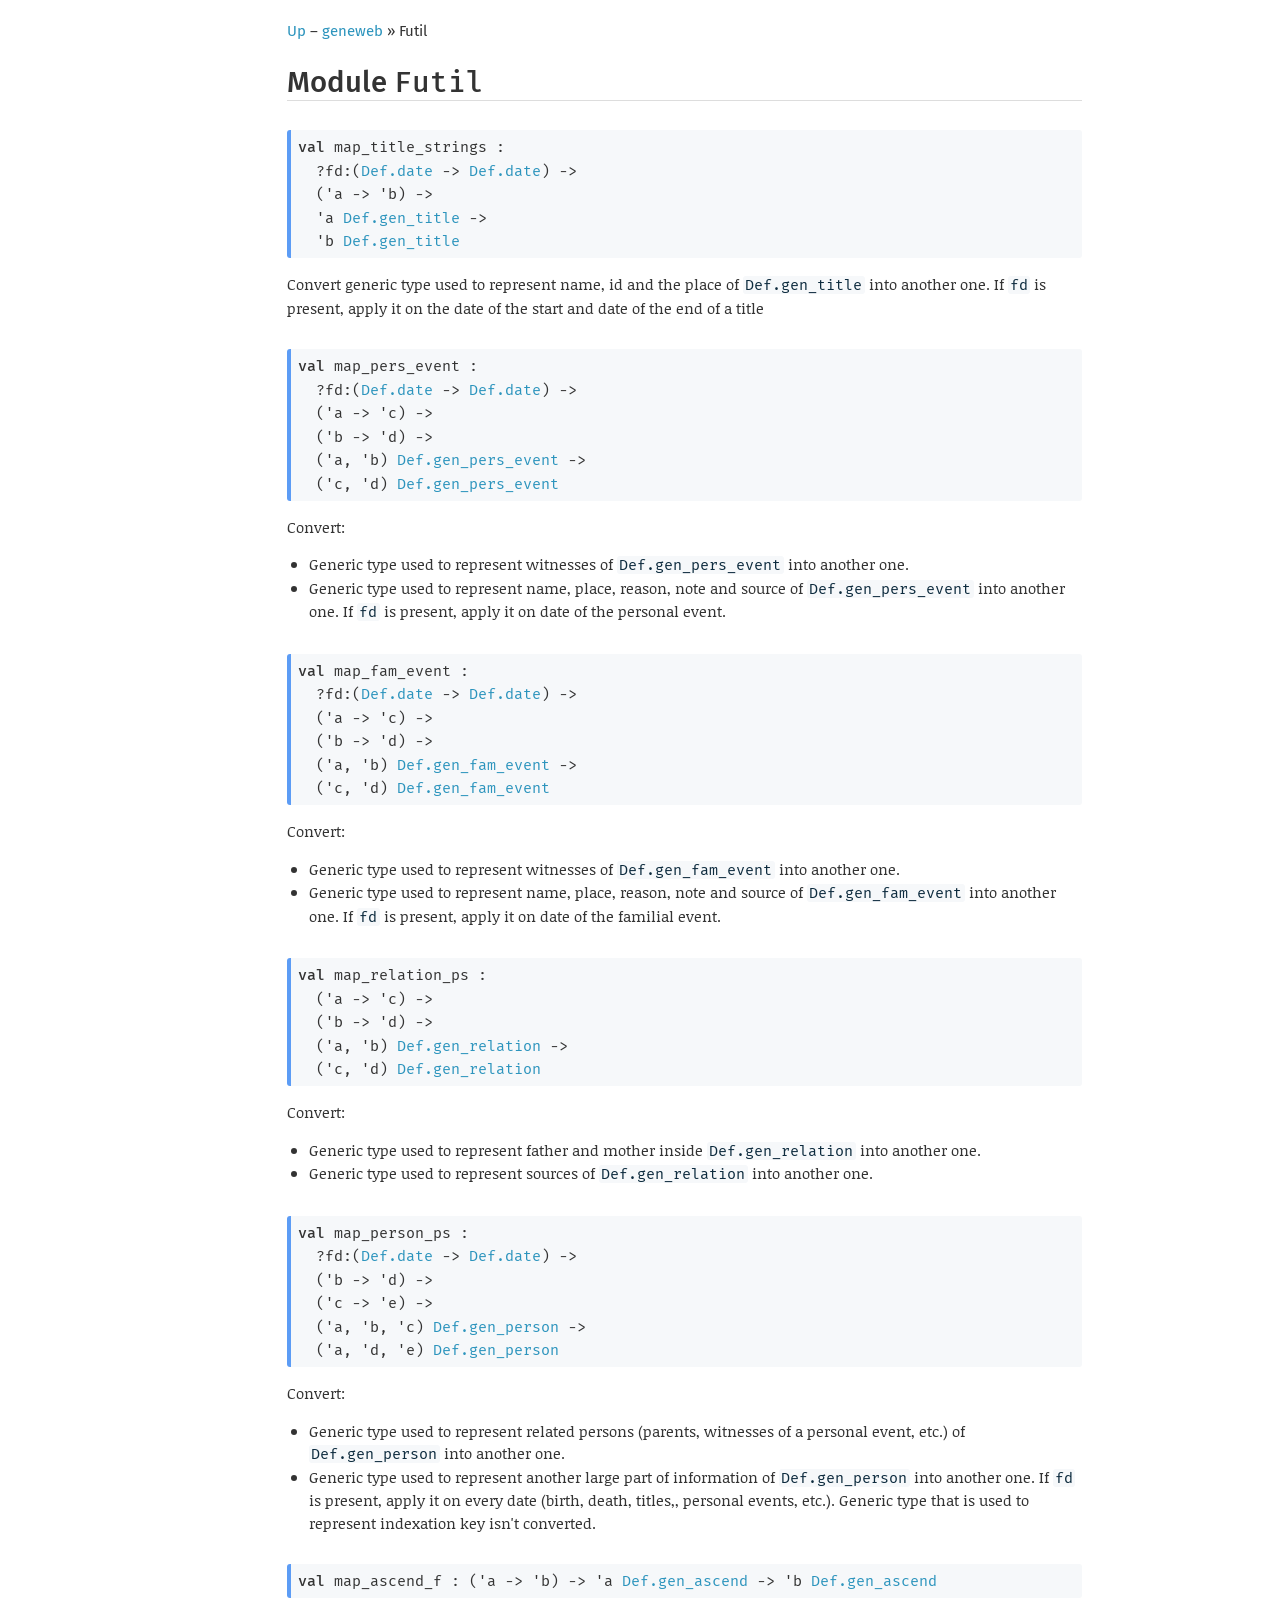
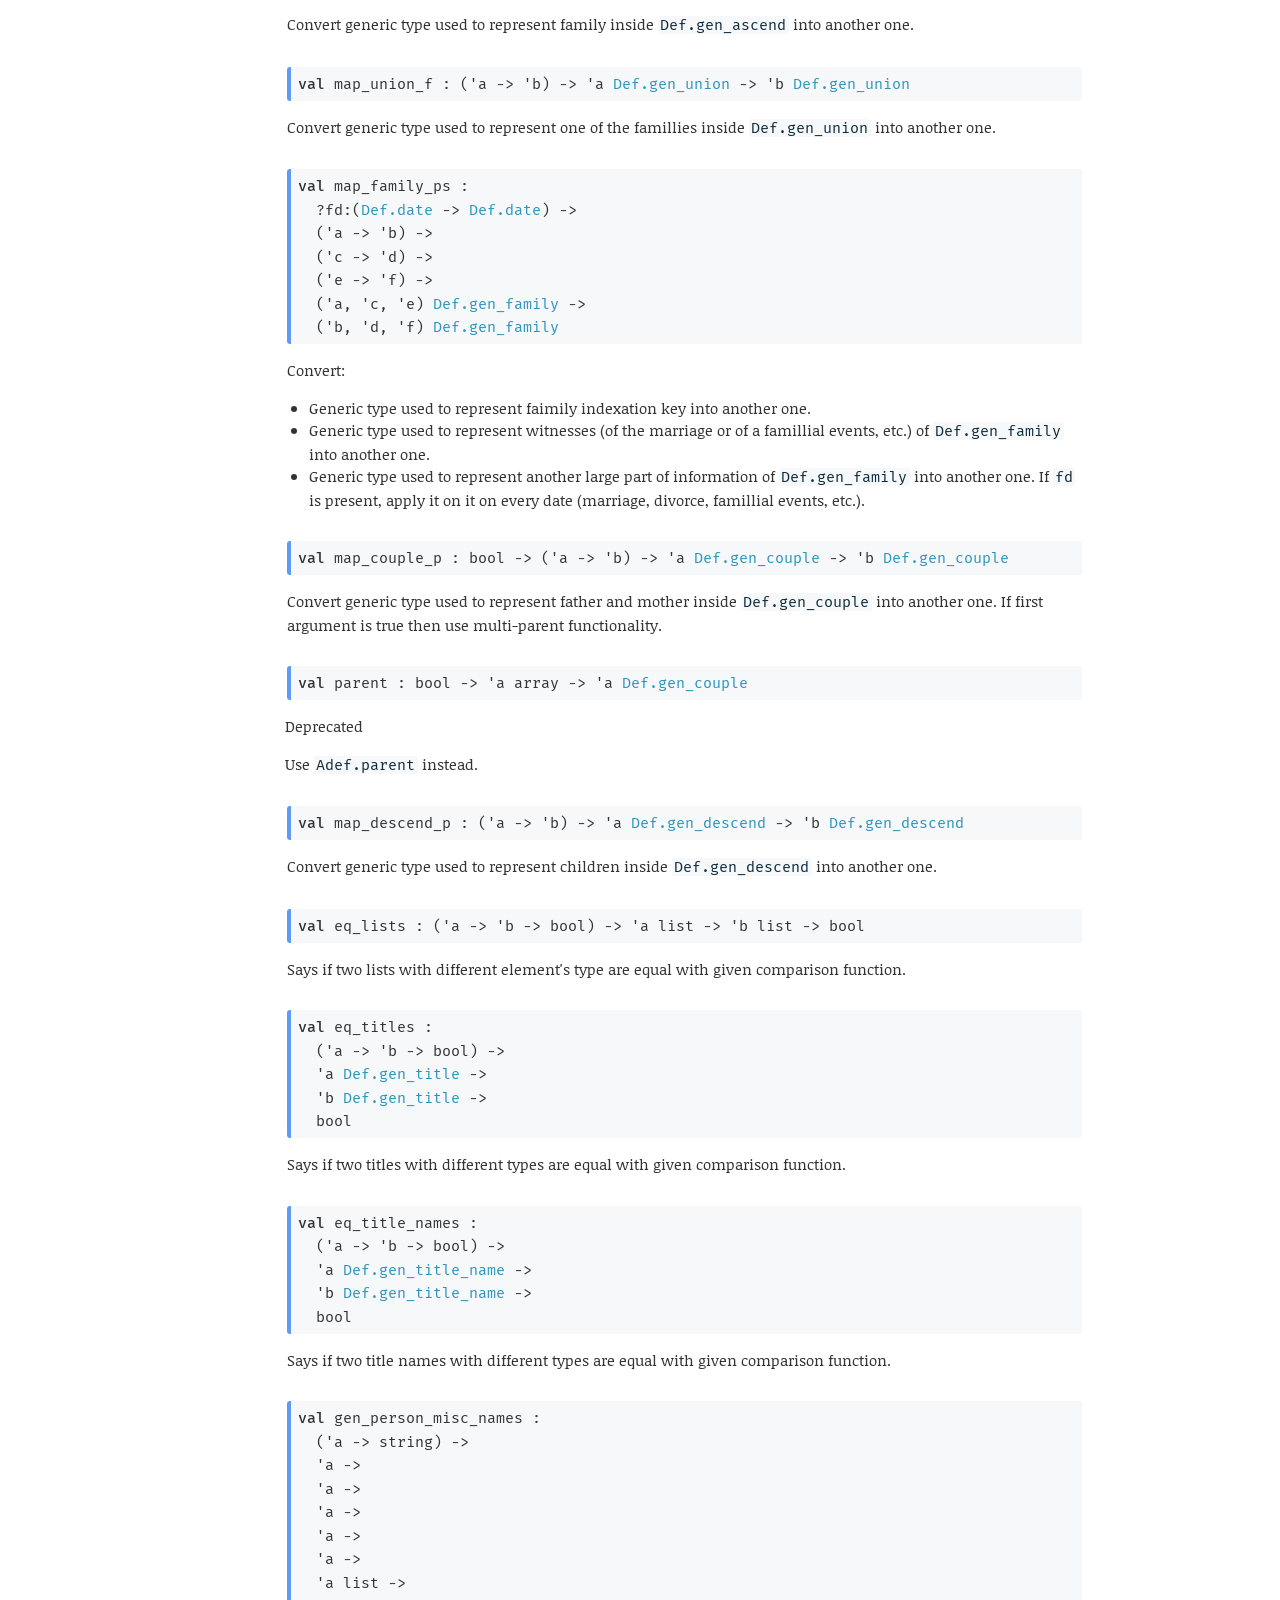
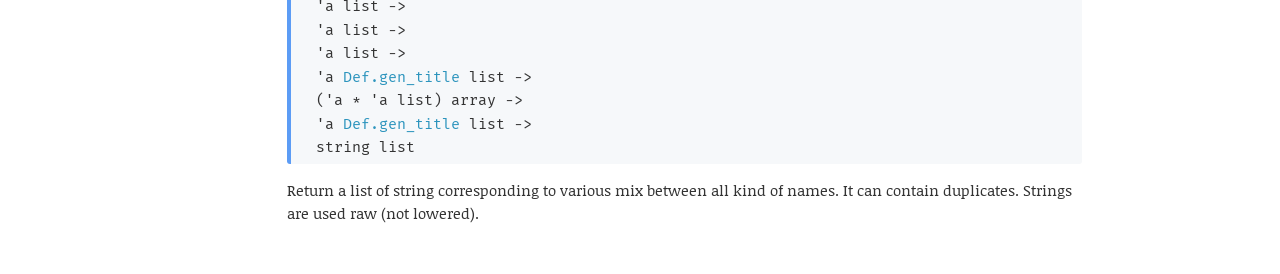
<file: geneweb/Futil/index.html>
<!DOCTYPE html>
<html xmlns="http://www.w3.org/1999/xhtml"><head><title>Futil (geneweb.Futil)</title><link rel="stylesheet" href="../../odoc.support/odoc.css"/><meta charset="utf-8"/><meta name="generator" content="odoc 2.2.2"/><meta name="viewport" content="width=device-width,initial-scale=1.0"/><script src="../../odoc.support/highlight.pack.js"></script><script>hljs.initHighlightingOnLoad();</script></head><body class="odoc"><nav class="odoc-nav"><a href="../index.html">Up</a> – <a href="../index.html">geneweb</a> &#x00BB; Futil</nav><header class="odoc-preamble"><h1>Module <code><span>Futil</span></code></h1></header><div class="odoc-content"><div class="odoc-spec"><div class="spec value anchored" id="val-map_title_strings"><a href="#val-map_title_strings" class="anchor"></a><code><span><span class="keyword">val</span> map_title_strings : 
  <span>?fd:<span>(<span><a href="../Def/index.html#type-date">Def.date</a> <span class="arrow">&#45;&gt;</span></span> <a href="../Def/index.html#type-date">Def.date</a>)</span> <span class="arrow">&#45;&gt;</span></span>
  <span><span>(<span><span class="type-var">'a</span> <span class="arrow">&#45;&gt;</span></span> <span class="type-var">'b</span>)</span> <span class="arrow">&#45;&gt;</span></span>
  <span><span><span class="type-var">'a</span> <a href="../Def/index.html#type-gen_title">Def.gen_title</a></span> <span class="arrow">&#45;&gt;</span></span>
  <span><span class="type-var">'b</span> <a href="../Def/index.html#type-gen_title">Def.gen_title</a></span></span></code></div><div class="spec-doc"><p>Convert generic type used to represent name, id and the place of <code>Def.gen_title</code> into another one. If <code>fd</code> is present, apply it on the date of the start and date of the end of a title</p></div></div><div class="odoc-spec"><div class="spec value anchored" id="val-map_pers_event"><a href="#val-map_pers_event" class="anchor"></a><code><span><span class="keyword">val</span> map_pers_event : 
  <span>?fd:<span>(<span><a href="../Def/index.html#type-date">Def.date</a> <span class="arrow">&#45;&gt;</span></span> <a href="../Def/index.html#type-date">Def.date</a>)</span> <span class="arrow">&#45;&gt;</span></span>
  <span><span>(<span><span class="type-var">'a</span> <span class="arrow">&#45;&gt;</span></span> <span class="type-var">'c</span>)</span> <span class="arrow">&#45;&gt;</span></span>
  <span><span>(<span><span class="type-var">'b</span> <span class="arrow">&#45;&gt;</span></span> <span class="type-var">'d</span>)</span> <span class="arrow">&#45;&gt;</span></span>
  <span><span><span>(<span class="type-var">'a</span>, <span class="type-var">'b</span>)</span> <a href="../Def/index.html#type-gen_pers_event">Def.gen_pers_event</a></span> <span class="arrow">&#45;&gt;</span></span>
  <span><span>(<span class="type-var">'c</span>, <span class="type-var">'d</span>)</span> <a href="../Def/index.html#type-gen_pers_event">Def.gen_pers_event</a></span></span></code></div><div class="spec-doc"><p>Convert:</p><ul><li>Generic type used to represent witnesses of <code>Def.gen_pers_event</code> into another one.</li><li>Generic type used to represent name, place, reason, note and source of <code>Def.gen_pers_event</code> into another one. If <code>fd</code> is present, apply it on date of the personal event.</li></ul></div></div><div class="odoc-spec"><div class="spec value anchored" id="val-map_fam_event"><a href="#val-map_fam_event" class="anchor"></a><code><span><span class="keyword">val</span> map_fam_event : 
  <span>?fd:<span>(<span><a href="../Def/index.html#type-date">Def.date</a> <span class="arrow">&#45;&gt;</span></span> <a href="../Def/index.html#type-date">Def.date</a>)</span> <span class="arrow">&#45;&gt;</span></span>
  <span><span>(<span><span class="type-var">'a</span> <span class="arrow">&#45;&gt;</span></span> <span class="type-var">'c</span>)</span> <span class="arrow">&#45;&gt;</span></span>
  <span><span>(<span><span class="type-var">'b</span> <span class="arrow">&#45;&gt;</span></span> <span class="type-var">'d</span>)</span> <span class="arrow">&#45;&gt;</span></span>
  <span><span><span>(<span class="type-var">'a</span>, <span class="type-var">'b</span>)</span> <a href="../Def/index.html#type-gen_fam_event">Def.gen_fam_event</a></span> <span class="arrow">&#45;&gt;</span></span>
  <span><span>(<span class="type-var">'c</span>, <span class="type-var">'d</span>)</span> <a href="../Def/index.html#type-gen_fam_event">Def.gen_fam_event</a></span></span></code></div><div class="spec-doc"><p>Convert:</p><ul><li>Generic type used to represent witnesses of <code>Def.gen_fam_event</code> into another one.</li><li>Generic type used to represent name, place, reason, note and source of <code>Def.gen_fam_event</code> into another one. If <code>fd</code> is present, apply it on date of the familial event.</li></ul></div></div><div class="odoc-spec"><div class="spec value anchored" id="val-map_relation_ps"><a href="#val-map_relation_ps" class="anchor"></a><code><span><span class="keyword">val</span> map_relation_ps : 
  <span><span>(<span><span class="type-var">'a</span> <span class="arrow">&#45;&gt;</span></span> <span class="type-var">'c</span>)</span> <span class="arrow">&#45;&gt;</span></span>
  <span><span>(<span><span class="type-var">'b</span> <span class="arrow">&#45;&gt;</span></span> <span class="type-var">'d</span>)</span> <span class="arrow">&#45;&gt;</span></span>
  <span><span><span>(<span class="type-var">'a</span>, <span class="type-var">'b</span>)</span> <a href="../Def/index.html#type-gen_relation">Def.gen_relation</a></span> <span class="arrow">&#45;&gt;</span></span>
  <span><span>(<span class="type-var">'c</span>, <span class="type-var">'d</span>)</span> <a href="../Def/index.html#type-gen_relation">Def.gen_relation</a></span></span></code></div><div class="spec-doc"><p>Convert:</p><ul><li>Generic type used to represent father and mother inside <code>Def.gen_relation</code> into another one.</li><li>Generic type used to represent sources of <code>Def.gen_relation</code> into another one.</li></ul></div></div><div class="odoc-spec"><div class="spec value anchored" id="val-map_person_ps"><a href="#val-map_person_ps" class="anchor"></a><code><span><span class="keyword">val</span> map_person_ps : 
  <span>?fd:<span>(<span><a href="../Def/index.html#type-date">Def.date</a> <span class="arrow">&#45;&gt;</span></span> <a href="../Def/index.html#type-date">Def.date</a>)</span> <span class="arrow">&#45;&gt;</span></span>
  <span><span>(<span><span class="type-var">'b</span> <span class="arrow">&#45;&gt;</span></span> <span class="type-var">'d</span>)</span> <span class="arrow">&#45;&gt;</span></span>
  <span><span>(<span><span class="type-var">'c</span> <span class="arrow">&#45;&gt;</span></span> <span class="type-var">'e</span>)</span> <span class="arrow">&#45;&gt;</span></span>
  <span><span><span>(<span class="type-var">'a</span>, <span class="type-var">'b</span>, <span class="type-var">'c</span>)</span> <a href="../Def/index.html#type-gen_person">Def.gen_person</a></span> <span class="arrow">&#45;&gt;</span></span>
  <span><span>(<span class="type-var">'a</span>, <span class="type-var">'d</span>, <span class="type-var">'e</span>)</span> <a href="../Def/index.html#type-gen_person">Def.gen_person</a></span></span></code></div><div class="spec-doc"><p>Convert:</p><ul><li>Generic type used to represent related persons (parents, witnesses of a personal event, etc.) of <code>Def.gen_person</code> into another one.</li><li>Generic type used to represent another large part of information of <code>Def.gen_person</code> into another one. If <code>fd</code> is present, apply it on every date (birth, death, titles,, personal events, etc.). Generic type that is used to represent indexation key isn't converted.</li></ul></div></div><div class="odoc-spec"><div class="spec value anchored" id="val-map_ascend_f"><a href="#val-map_ascend_f" class="anchor"></a><code><span><span class="keyword">val</span> map_ascend_f : <span><span>(<span><span class="type-var">'a</span> <span class="arrow">&#45;&gt;</span></span> <span class="type-var">'b</span>)</span> <span class="arrow">&#45;&gt;</span></span> <span><span><span class="type-var">'a</span> <a href="../Def/index.html#type-gen_ascend">Def.gen_ascend</a></span> <span class="arrow">&#45;&gt;</span></span> <span><span class="type-var">'b</span> <a href="../Def/index.html#type-gen_ascend">Def.gen_ascend</a></span></span></code></div><div class="spec-doc"><p>Convert generic type used to represent family inside <code>Def.gen_ascend</code> into another one.</p></div></div><div class="odoc-spec"><div class="spec value anchored" id="val-map_union_f"><a href="#val-map_union_f" class="anchor"></a><code><span><span class="keyword">val</span> map_union_f : <span><span>(<span><span class="type-var">'a</span> <span class="arrow">&#45;&gt;</span></span> <span class="type-var">'b</span>)</span> <span class="arrow">&#45;&gt;</span></span> <span><span><span class="type-var">'a</span> <a href="../Def/index.html#type-gen_union">Def.gen_union</a></span> <span class="arrow">&#45;&gt;</span></span> <span><span class="type-var">'b</span> <a href="../Def/index.html#type-gen_union">Def.gen_union</a></span></span></code></div><div class="spec-doc"><p>Convert generic type used to represent one of the famillies inside <code>Def.gen_union</code> into another one.</p></div></div><div class="odoc-spec"><div class="spec value anchored" id="val-map_family_ps"><a href="#val-map_family_ps" class="anchor"></a><code><span><span class="keyword">val</span> map_family_ps : 
  <span>?fd:<span>(<span><a href="../Def/index.html#type-date">Def.date</a> <span class="arrow">&#45;&gt;</span></span> <a href="../Def/index.html#type-date">Def.date</a>)</span> <span class="arrow">&#45;&gt;</span></span>
  <span><span>(<span><span class="type-var">'a</span> <span class="arrow">&#45;&gt;</span></span> <span class="type-var">'b</span>)</span> <span class="arrow">&#45;&gt;</span></span>
  <span><span>(<span><span class="type-var">'c</span> <span class="arrow">&#45;&gt;</span></span> <span class="type-var">'d</span>)</span> <span class="arrow">&#45;&gt;</span></span>
  <span><span>(<span><span class="type-var">'e</span> <span class="arrow">&#45;&gt;</span></span> <span class="type-var">'f</span>)</span> <span class="arrow">&#45;&gt;</span></span>
  <span><span><span>(<span class="type-var">'a</span>, <span class="type-var">'c</span>, <span class="type-var">'e</span>)</span> <a href="../Def/index.html#type-gen_family">Def.gen_family</a></span> <span class="arrow">&#45;&gt;</span></span>
  <span><span>(<span class="type-var">'b</span>, <span class="type-var">'d</span>, <span class="type-var">'f</span>)</span> <a href="../Def/index.html#type-gen_family">Def.gen_family</a></span></span></code></div><div class="spec-doc"><p>Convert:</p><ul><li>Generic type used to represent faimily indexation key into another one.</li><li>Generic type used to represent witnesses (of the marriage or of a famillial events, etc.) of <code>Def.gen_family</code> into another one.</li><li>Generic type used to represent another large part of information of <code>Def.gen_family</code> into another one. If <code>fd</code> is present, apply it on it on every date (marriage, divorce, famillial events, etc.).</li></ul></div></div><div class="odoc-spec"><div class="spec value anchored" id="val-map_couple_p"><a href="#val-map_couple_p" class="anchor"></a><code><span><span class="keyword">val</span> map_couple_p : <span>bool <span class="arrow">&#45;&gt;</span></span> <span><span>(<span><span class="type-var">'a</span> <span class="arrow">&#45;&gt;</span></span> <span class="type-var">'b</span>)</span> <span class="arrow">&#45;&gt;</span></span> <span><span><span class="type-var">'a</span> <a href="../Def/index.html#type-gen_couple">Def.gen_couple</a></span> <span class="arrow">&#45;&gt;</span></span> <span><span class="type-var">'b</span> <a href="../Def/index.html#type-gen_couple">Def.gen_couple</a></span></span></code></div><div class="spec-doc"><p>Convert generic type used to represent father and mother inside <code>Def.gen_couple</code> into another one. If first argument is true then use multi-parent functionality.</p></div></div><div class="odoc-spec"><div class="spec value anchored" id="val-parent"><a href="#val-parent" class="anchor"></a><code><span><span class="keyword">val</span> parent : <span>bool <span class="arrow">&#45;&gt;</span></span> <span><span><span class="type-var">'a</span> array</span> <span class="arrow">&#45;&gt;</span></span> <span><span class="type-var">'a</span> <a href="../Def/index.html#type-gen_couple">Def.gen_couple</a></span></span></code></div><div class="spec-doc"><ul class="at-tags"><li class="deprecated"><span class="at-tag">deprecated</span> <p>Use <code>Adef.parent</code> instead.</p></li></ul></div></div><div class="odoc-spec"><div class="spec value anchored" id="val-map_descend_p"><a href="#val-map_descend_p" class="anchor"></a><code><span><span class="keyword">val</span> map_descend_p : <span><span>(<span><span class="type-var">'a</span> <span class="arrow">&#45;&gt;</span></span> <span class="type-var">'b</span>)</span> <span class="arrow">&#45;&gt;</span></span> <span><span><span class="type-var">'a</span> <a href="../Def/index.html#type-gen_descend">Def.gen_descend</a></span> <span class="arrow">&#45;&gt;</span></span> <span><span class="type-var">'b</span> <a href="../Def/index.html#type-gen_descend">Def.gen_descend</a></span></span></code></div><div class="spec-doc"><p>Convert generic type used to represent children inside <code>Def.gen_descend</code> into another one.</p></div></div><div class="odoc-spec"><div class="spec value anchored" id="val-eq_lists"><a href="#val-eq_lists" class="anchor"></a><code><span><span class="keyword">val</span> eq_lists : <span><span>(<span><span class="type-var">'a</span> <span class="arrow">&#45;&gt;</span></span> <span><span class="type-var">'b</span> <span class="arrow">&#45;&gt;</span></span> bool)</span> <span class="arrow">&#45;&gt;</span></span> <span><span><span class="type-var">'a</span> list</span> <span class="arrow">&#45;&gt;</span></span> <span><span><span class="type-var">'b</span> list</span> <span class="arrow">&#45;&gt;</span></span> bool</span></code></div><div class="spec-doc"><p>Says if two lists with different element's type are equal with given comparison function.</p></div></div><div class="odoc-spec"><div class="spec value anchored" id="val-eq_titles"><a href="#val-eq_titles" class="anchor"></a><code><span><span class="keyword">val</span> eq_titles : 
  <span><span>(<span><span class="type-var">'a</span> <span class="arrow">&#45;&gt;</span></span> <span><span class="type-var">'b</span> <span class="arrow">&#45;&gt;</span></span> bool)</span> <span class="arrow">&#45;&gt;</span></span>
  <span><span><span class="type-var">'a</span> <a href="../Def/index.html#type-gen_title">Def.gen_title</a></span> <span class="arrow">&#45;&gt;</span></span>
  <span><span><span class="type-var">'b</span> <a href="../Def/index.html#type-gen_title">Def.gen_title</a></span> <span class="arrow">&#45;&gt;</span></span>
  bool</span></code></div><div class="spec-doc"><p>Says if two titles with different types are equal with given comparison function.</p></div></div><div class="odoc-spec"><div class="spec value anchored" id="val-eq_title_names"><a href="#val-eq_title_names" class="anchor"></a><code><span><span class="keyword">val</span> eq_title_names : 
  <span><span>(<span><span class="type-var">'a</span> <span class="arrow">&#45;&gt;</span></span> <span><span class="type-var">'b</span> <span class="arrow">&#45;&gt;</span></span> bool)</span> <span class="arrow">&#45;&gt;</span></span>
  <span><span><span class="type-var">'a</span> <a href="../Def/index.html#type-gen_title_name">Def.gen_title_name</a></span> <span class="arrow">&#45;&gt;</span></span>
  <span><span><span class="type-var">'b</span> <a href="../Def/index.html#type-gen_title_name">Def.gen_title_name</a></span> <span class="arrow">&#45;&gt;</span></span>
  bool</span></code></div><div class="spec-doc"><p>Says if two title names with different types are equal with given comparison function.</p></div></div><div class="odoc-spec"><div class="spec value anchored" id="val-gen_person_misc_names"><a href="#val-gen_person_misc_names" class="anchor"></a><code><span><span class="keyword">val</span> gen_person_misc_names : 
  <span><span>(<span><span class="type-var">'a</span> <span class="arrow">&#45;&gt;</span></span> string)</span> <span class="arrow">&#45;&gt;</span></span>
  <span><span class="type-var">'a</span> <span class="arrow">&#45;&gt;</span></span>
  <span><span class="type-var">'a</span> <span class="arrow">&#45;&gt;</span></span>
  <span><span class="type-var">'a</span> <span class="arrow">&#45;&gt;</span></span>
  <span><span class="type-var">'a</span> <span class="arrow">&#45;&gt;</span></span>
  <span><span class="type-var">'a</span> <span class="arrow">&#45;&gt;</span></span>
  <span><span><span class="type-var">'a</span> list</span> <span class="arrow">&#45;&gt;</span></span>
  <span><span><span class="type-var">'a</span> list</span> <span class="arrow">&#45;&gt;</span></span>
  <span><span><span class="type-var">'a</span> list</span> <span class="arrow">&#45;&gt;</span></span>
  <span><span><span class="type-var">'a</span> list</span> <span class="arrow">&#45;&gt;</span></span>
  <span><span><span><span class="type-var">'a</span> <a href="../Def/index.html#type-gen_title">Def.gen_title</a></span> list</span> <span class="arrow">&#45;&gt;</span></span>
  <span><span><span>(<span class="type-var">'a</span> * <span><span class="type-var">'a</span> list</span>)</span> array</span> <span class="arrow">&#45;&gt;</span></span>
  <span><span><span><span class="type-var">'a</span> <a href="../Def/index.html#type-gen_title">Def.gen_title</a></span> list</span> <span class="arrow">&#45;&gt;</span></span>
  <span>string list</span></span></code></div><div class="spec-doc"><p>Return a list of string corresponding to various mix between all kind of names. It can contain duplicates. Strings are used raw (not lowered).</p></div></div></div></body></html>
</file>
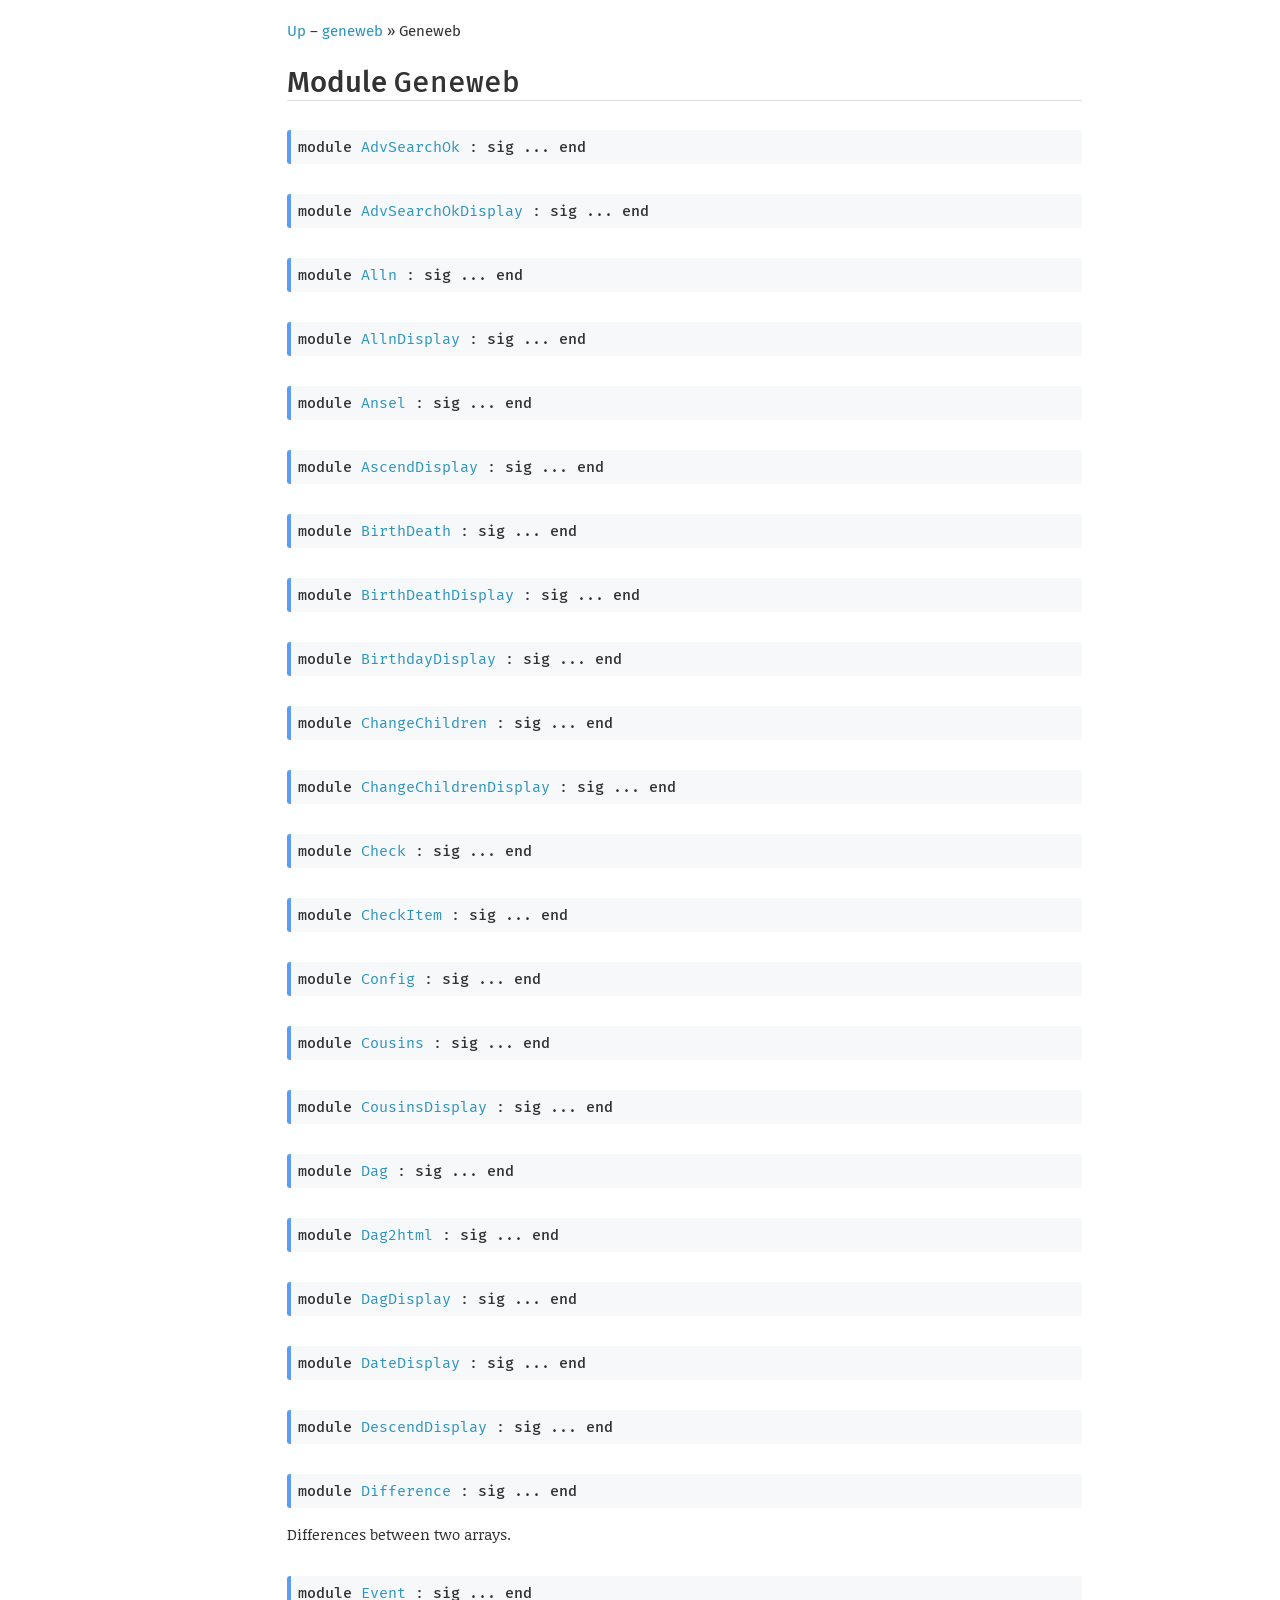
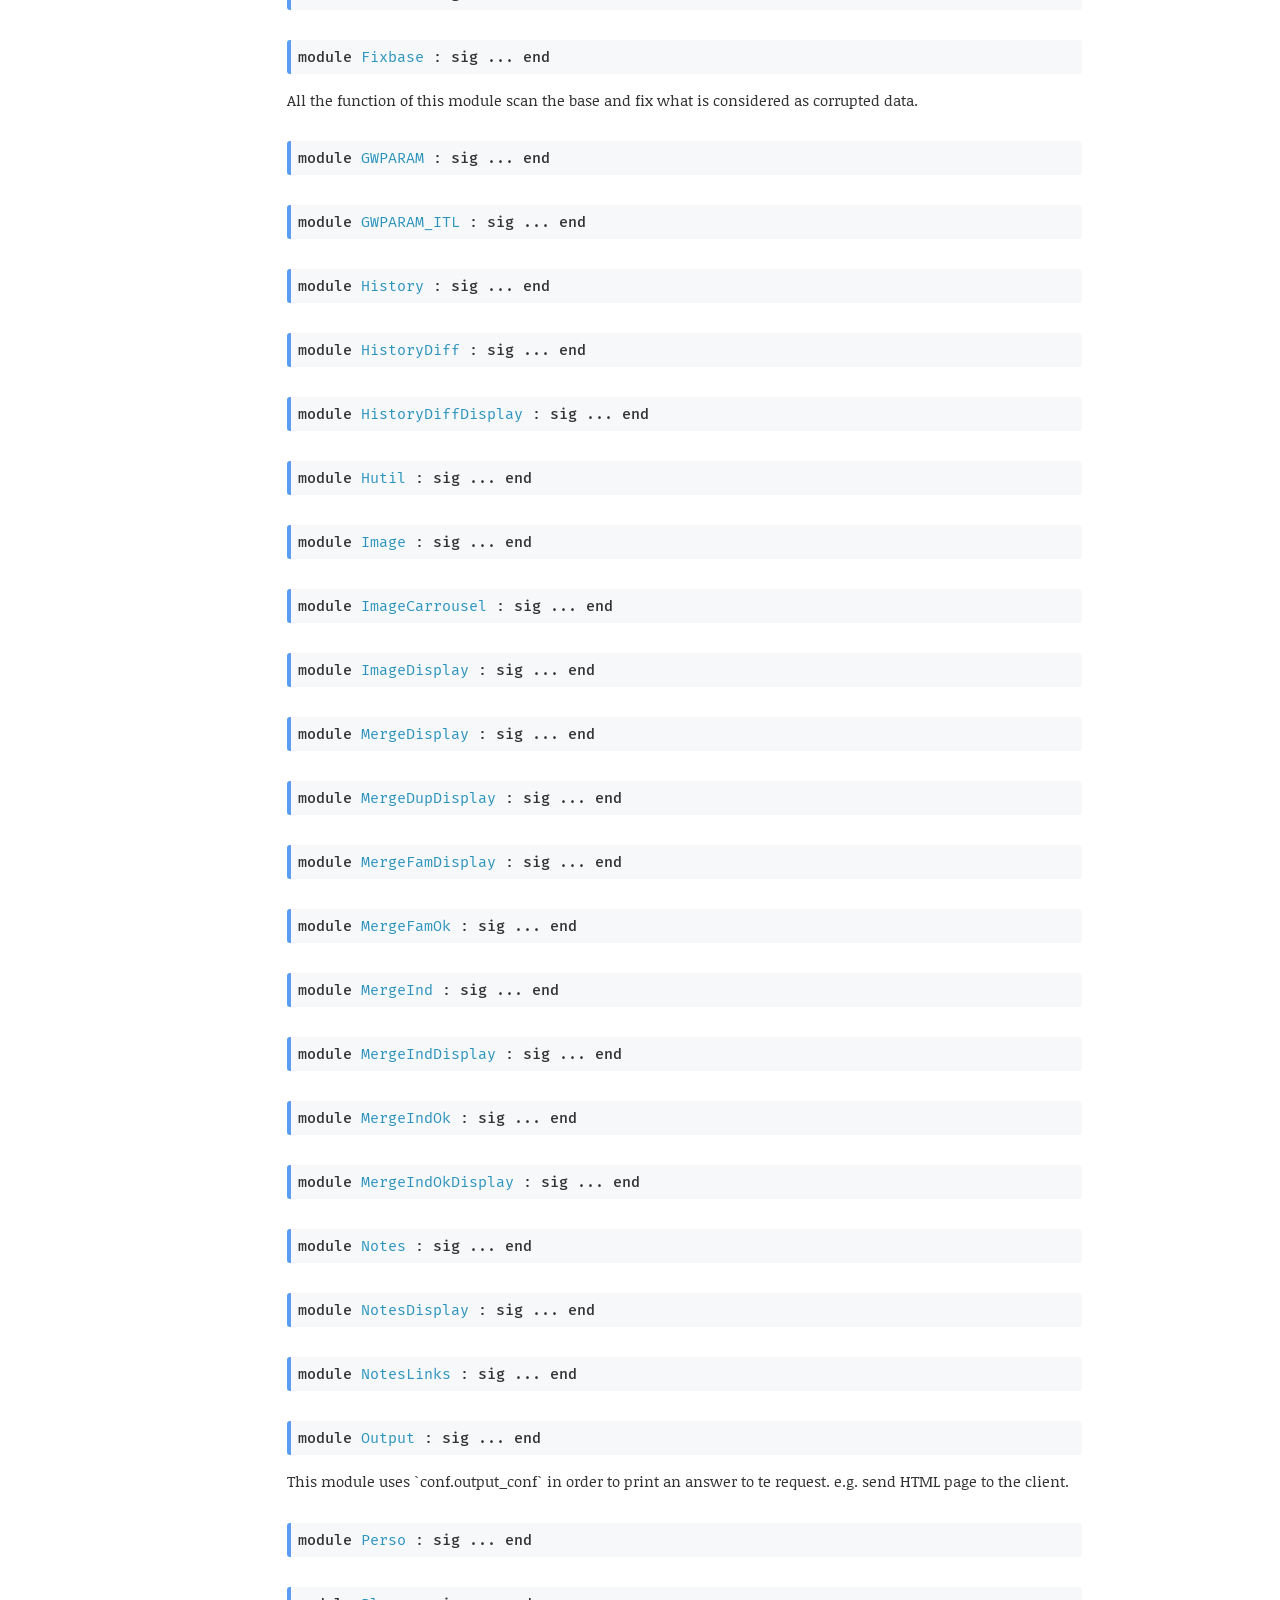
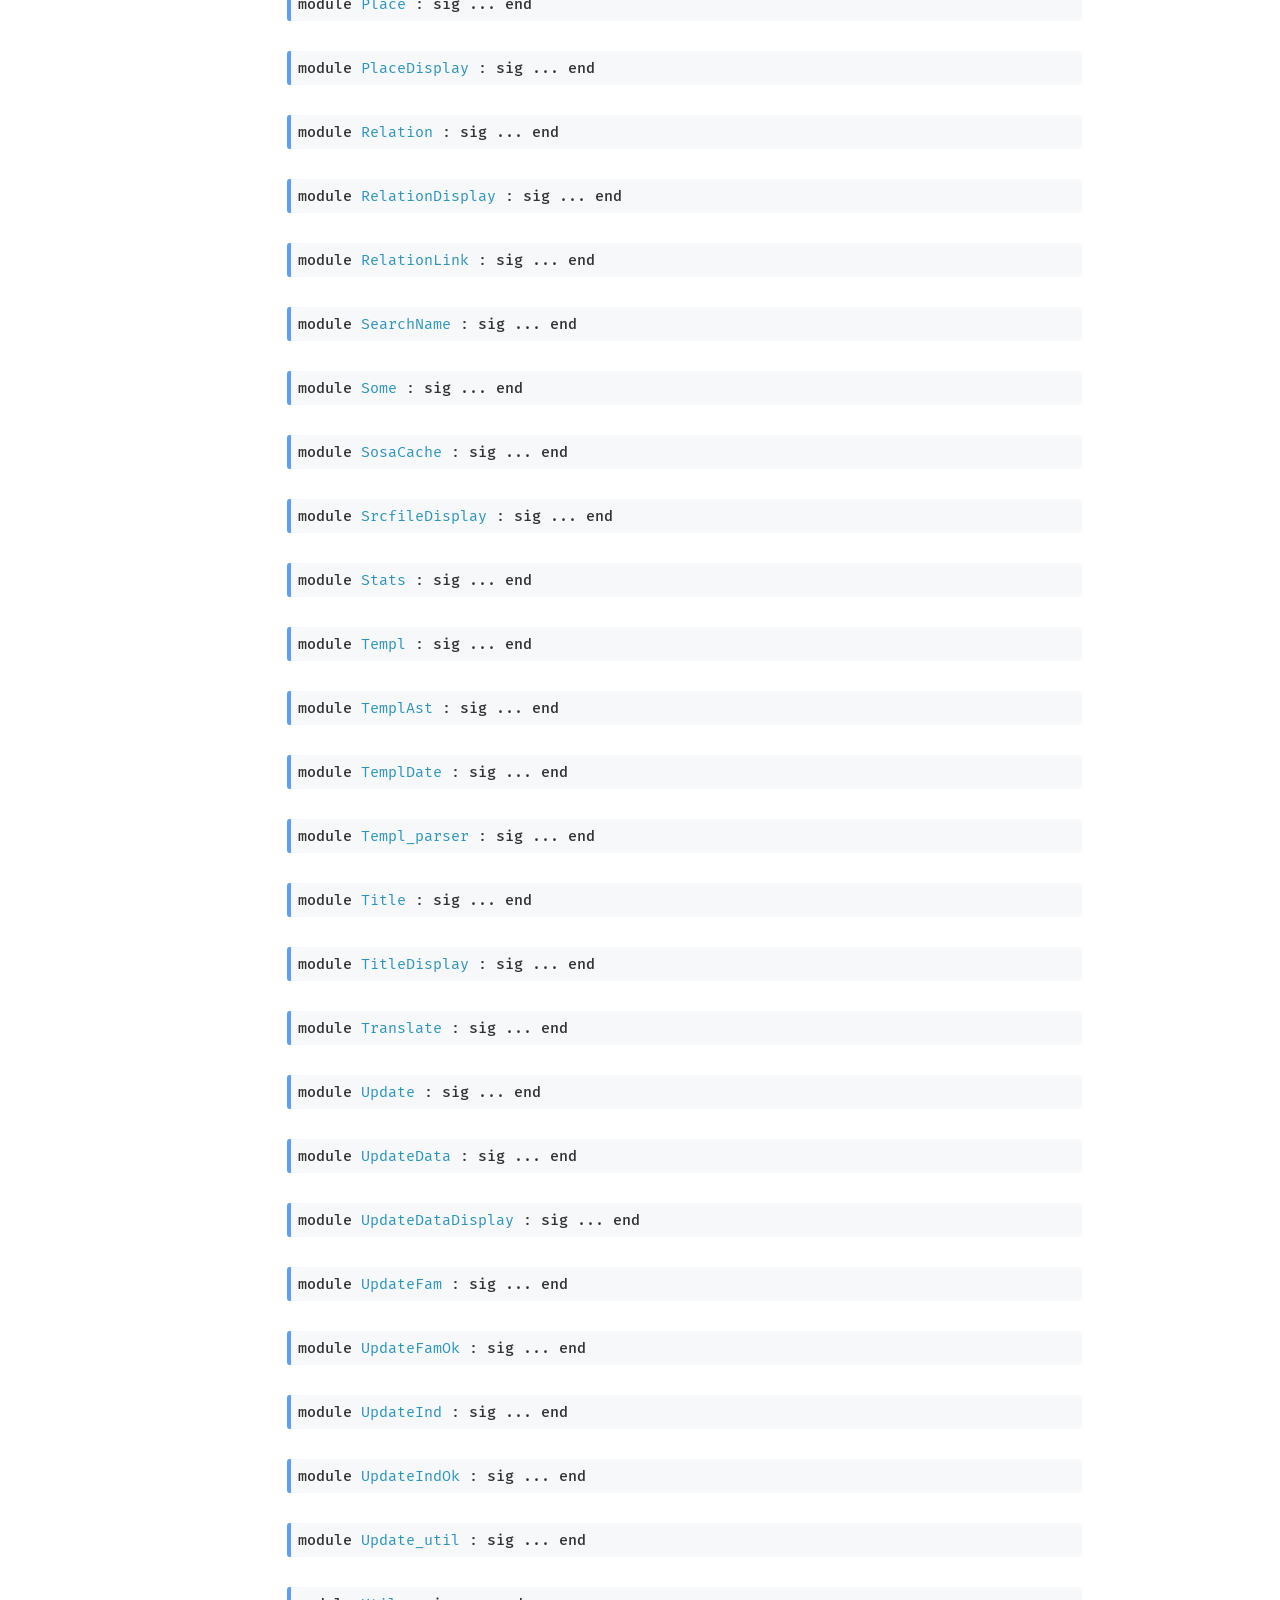
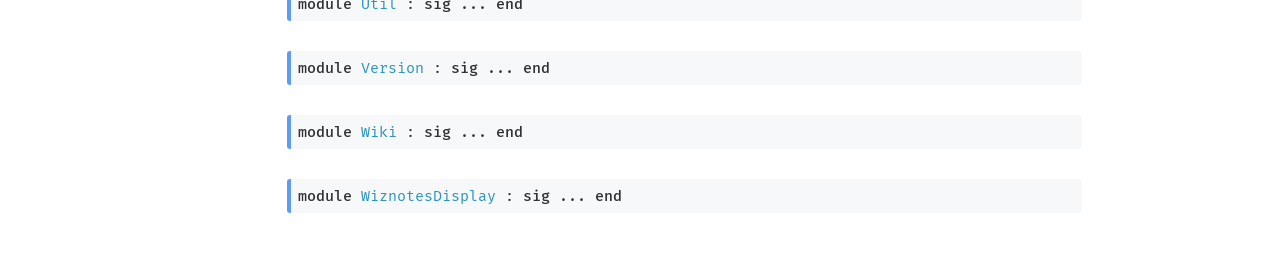
<file: geneweb/Geneweb/index.html>
<!DOCTYPE html>
<html xmlns="http://www.w3.org/1999/xhtml"><head><title>Geneweb (geneweb.Geneweb)</title><link rel="stylesheet" href="../../odoc.support/odoc.css"/><meta charset="utf-8"/><meta name="generator" content="odoc 2.2.2"/><meta name="viewport" content="width=device-width,initial-scale=1.0"/><script src="../../odoc.support/highlight.pack.js"></script><script>hljs.initHighlightingOnLoad();</script></head><body class="odoc"><nav class="odoc-nav"><a href="../index.html">Up</a> – <a href="../index.html">geneweb</a> &#x00BB; Geneweb</nav><header class="odoc-preamble"><h1>Module <code><span>Geneweb</span></code></h1></header><div class="odoc-content"><div class="odoc-spec"><div class="spec module anchored" id="module-AdvSearchOk"><a href="#module-AdvSearchOk" class="anchor"></a><code><span><span class="keyword">module</span> <a href="AdvSearchOk/index.html">AdvSearchOk</a></span><span> : <span class="keyword">sig</span> ... <span class="keyword">end</span></span></code></div></div><div class="odoc-spec"><div class="spec module anchored" id="module-AdvSearchOkDisplay"><a href="#module-AdvSearchOkDisplay" class="anchor"></a><code><span><span class="keyword">module</span> <a href="AdvSearchOkDisplay/index.html">AdvSearchOkDisplay</a></span><span> : <span class="keyword">sig</span> ... <span class="keyword">end</span></span></code></div></div><div class="odoc-spec"><div class="spec module anchored" id="module-Alln"><a href="#module-Alln" class="anchor"></a><code><span><span class="keyword">module</span> <a href="Alln/index.html">Alln</a></span><span> : <span class="keyword">sig</span> ... <span class="keyword">end</span></span></code></div></div><div class="odoc-spec"><div class="spec module anchored" id="module-AllnDisplay"><a href="#module-AllnDisplay" class="anchor"></a><code><span><span class="keyword">module</span> <a href="AllnDisplay/index.html">AllnDisplay</a></span><span> : <span class="keyword">sig</span> ... <span class="keyword">end</span></span></code></div></div><div class="odoc-spec"><div class="spec module anchored" id="module-Ansel"><a href="#module-Ansel" class="anchor"></a><code><span><span class="keyword">module</span> <a href="Ansel/index.html">Ansel</a></span><span> : <span class="keyword">sig</span> ... <span class="keyword">end</span></span></code></div></div><div class="odoc-spec"><div class="spec module anchored" id="module-AscendDisplay"><a href="#module-AscendDisplay" class="anchor"></a><code><span><span class="keyword">module</span> <a href="AscendDisplay/index.html">AscendDisplay</a></span><span> : <span class="keyword">sig</span> ... <span class="keyword">end</span></span></code></div></div><div class="odoc-spec"><div class="spec module anchored" id="module-BirthDeath"><a href="#module-BirthDeath" class="anchor"></a><code><span><span class="keyword">module</span> <a href="BirthDeath/index.html">BirthDeath</a></span><span> : <span class="keyword">sig</span> ... <span class="keyword">end</span></span></code></div></div><div class="odoc-spec"><div class="spec module anchored" id="module-BirthDeathDisplay"><a href="#module-BirthDeathDisplay" class="anchor"></a><code><span><span class="keyword">module</span> <a href="BirthDeathDisplay/index.html">BirthDeathDisplay</a></span><span> : <span class="keyword">sig</span> ... <span class="keyword">end</span></span></code></div></div><div class="odoc-spec"><div class="spec module anchored" id="module-BirthdayDisplay"><a href="#module-BirthdayDisplay" class="anchor"></a><code><span><span class="keyword">module</span> <a href="BirthdayDisplay/index.html">BirthdayDisplay</a></span><span> : <span class="keyword">sig</span> ... <span class="keyword">end</span></span></code></div></div><div class="odoc-spec"><div class="spec module anchored" id="module-ChangeChildren"><a href="#module-ChangeChildren" class="anchor"></a><code><span><span class="keyword">module</span> <a href="ChangeChildren/index.html">ChangeChildren</a></span><span> : <span class="keyword">sig</span> ... <span class="keyword">end</span></span></code></div></div><div class="odoc-spec"><div class="spec module anchored" id="module-ChangeChildrenDisplay"><a href="#module-ChangeChildrenDisplay" class="anchor"></a><code><span><span class="keyword">module</span> <a href="ChangeChildrenDisplay/index.html">ChangeChildrenDisplay</a></span><span> : <span class="keyword">sig</span> ... <span class="keyword">end</span></span></code></div></div><div class="odoc-spec"><div class="spec module anchored" id="module-Check"><a href="#module-Check" class="anchor"></a><code><span><span class="keyword">module</span> <a href="Check/index.html">Check</a></span><span> : <span class="keyword">sig</span> ... <span class="keyword">end</span></span></code></div></div><div class="odoc-spec"><div class="spec module anchored" id="module-CheckItem"><a href="#module-CheckItem" class="anchor"></a><code><span><span class="keyword">module</span> <a href="CheckItem/index.html">CheckItem</a></span><span> : <span class="keyword">sig</span> ... <span class="keyword">end</span></span></code></div></div><div class="odoc-spec"><div class="spec module anchored" id="module-Config"><a href="#module-Config" class="anchor"></a><code><span><span class="keyword">module</span> <a href="Config/index.html">Config</a></span><span> : <span class="keyword">sig</span> ... <span class="keyword">end</span></span></code></div></div><div class="odoc-spec"><div class="spec module anchored" id="module-Cousins"><a href="#module-Cousins" class="anchor"></a><code><span><span class="keyword">module</span> <a href="Cousins/index.html">Cousins</a></span><span> : <span class="keyword">sig</span> ... <span class="keyword">end</span></span></code></div></div><div class="odoc-spec"><div class="spec module anchored" id="module-CousinsDisplay"><a href="#module-CousinsDisplay" class="anchor"></a><code><span><span class="keyword">module</span> <a href="CousinsDisplay/index.html">CousinsDisplay</a></span><span> : <span class="keyword">sig</span> ... <span class="keyword">end</span></span></code></div></div><div class="odoc-spec"><div class="spec module anchored" id="module-Dag"><a href="#module-Dag" class="anchor"></a><code><span><span class="keyword">module</span> <a href="Dag/index.html">Dag</a></span><span> : <span class="keyword">sig</span> ... <span class="keyword">end</span></span></code></div></div><div class="odoc-spec"><div class="spec module anchored" id="module-Dag2html"><a href="#module-Dag2html" class="anchor"></a><code><span><span class="keyword">module</span> <a href="Dag2html/index.html">Dag2html</a></span><span> : <span class="keyword">sig</span> ... <span class="keyword">end</span></span></code></div></div><div class="odoc-spec"><div class="spec module anchored" id="module-DagDisplay"><a href="#module-DagDisplay" class="anchor"></a><code><span><span class="keyword">module</span> <a href="DagDisplay/index.html">DagDisplay</a></span><span> : <span class="keyword">sig</span> ... <span class="keyword">end</span></span></code></div></div><div class="odoc-spec"><div class="spec module anchored" id="module-DateDisplay"><a href="#module-DateDisplay" class="anchor"></a><code><span><span class="keyword">module</span> <a href="DateDisplay/index.html">DateDisplay</a></span><span> : <span class="keyword">sig</span> ... <span class="keyword">end</span></span></code></div></div><div class="odoc-spec"><div class="spec module anchored" id="module-DescendDisplay"><a href="#module-DescendDisplay" class="anchor"></a><code><span><span class="keyword">module</span> <a href="DescendDisplay/index.html">DescendDisplay</a></span><span> : <span class="keyword">sig</span> ... <span class="keyword">end</span></span></code></div></div><div class="odoc-spec"><div class="spec module anchored" id="module-Difference"><a href="#module-Difference" class="anchor"></a><code><span><span class="keyword">module</span> <a href="Difference/index.html">Difference</a></span><span> : <span class="keyword">sig</span> ... <span class="keyword">end</span></span></code></div><div class="spec-doc"><p>Differences between two arrays.</p></div></div><div class="odoc-spec"><div class="spec module anchored" id="module-Event"><a href="#module-Event" class="anchor"></a><code><span><span class="keyword">module</span> <a href="Event/index.html">Event</a></span><span> : <span class="keyword">sig</span> ... <span class="keyword">end</span></span></code></div></div><div class="odoc-spec"><div class="spec module anchored" id="module-Fixbase"><a href="#module-Fixbase" class="anchor"></a><code><span><span class="keyword">module</span> <a href="Fixbase/index.html">Fixbase</a></span><span> : <span class="keyword">sig</span> ... <span class="keyword">end</span></span></code></div><div class="spec-doc"><p>All the function of this module scan the base and fix what is considered as corrupted data.</p></div></div><div class="odoc-spec"><div class="spec module anchored" id="module-GWPARAM"><a href="#module-GWPARAM" class="anchor"></a><code><span><span class="keyword">module</span> <a href="GWPARAM/index.html">GWPARAM</a></span><span> : <span class="keyword">sig</span> ... <span class="keyword">end</span></span></code></div></div><div class="odoc-spec"><div class="spec module anchored" id="module-GWPARAM_ITL"><a href="#module-GWPARAM_ITL" class="anchor"></a><code><span><span class="keyword">module</span> <a href="GWPARAM_ITL/index.html">GWPARAM_ITL</a></span><span> : <span class="keyword">sig</span> ... <span class="keyword">end</span></span></code></div></div><div class="odoc-spec"><div class="spec module anchored" id="module-History"><a href="#module-History" class="anchor"></a><code><span><span class="keyword">module</span> <a href="History/index.html">History</a></span><span> : <span class="keyword">sig</span> ... <span class="keyword">end</span></span></code></div></div><div class="odoc-spec"><div class="spec module anchored" id="module-HistoryDiff"><a href="#module-HistoryDiff" class="anchor"></a><code><span><span class="keyword">module</span> <a href="HistoryDiff/index.html">HistoryDiff</a></span><span> : <span class="keyword">sig</span> ... <span class="keyword">end</span></span></code></div></div><div class="odoc-spec"><div class="spec module anchored" id="module-HistoryDiffDisplay"><a href="#module-HistoryDiffDisplay" class="anchor"></a><code><span><span class="keyword">module</span> <a href="HistoryDiffDisplay/index.html">HistoryDiffDisplay</a></span><span> : <span class="keyword">sig</span> ... <span class="keyword">end</span></span></code></div></div><div class="odoc-spec"><div class="spec module anchored" id="module-Hutil"><a href="#module-Hutil" class="anchor"></a><code><span><span class="keyword">module</span> <a href="Hutil/index.html">Hutil</a></span><span> : <span class="keyword">sig</span> ... <span class="keyword">end</span></span></code></div></div><div class="odoc-spec"><div class="spec module anchored" id="module-Image"><a href="#module-Image" class="anchor"></a><code><span><span class="keyword">module</span> <a href="Image/index.html">Image</a></span><span> : <span class="keyword">sig</span> ... <span class="keyword">end</span></span></code></div></div><div class="odoc-spec"><div class="spec module anchored" id="module-ImageCarrousel"><a href="#module-ImageCarrousel" class="anchor"></a><code><span><span class="keyword">module</span> <a href="ImageCarrousel/index.html">ImageCarrousel</a></span><span> : <span class="keyword">sig</span> ... <span class="keyword">end</span></span></code></div></div><div class="odoc-spec"><div class="spec module anchored" id="module-ImageDisplay"><a href="#module-ImageDisplay" class="anchor"></a><code><span><span class="keyword">module</span> <a href="ImageDisplay/index.html">ImageDisplay</a></span><span> : <span class="keyword">sig</span> ... <span class="keyword">end</span></span></code></div></div><div class="odoc-spec"><div class="spec module anchored" id="module-MergeDisplay"><a href="#module-MergeDisplay" class="anchor"></a><code><span><span class="keyword">module</span> <a href="MergeDisplay/index.html">MergeDisplay</a></span><span> : <span class="keyword">sig</span> ... <span class="keyword">end</span></span></code></div></div><div class="odoc-spec"><div class="spec module anchored" id="module-MergeDupDisplay"><a href="#module-MergeDupDisplay" class="anchor"></a><code><span><span class="keyword">module</span> <a href="MergeDupDisplay/index.html">MergeDupDisplay</a></span><span> : <span class="keyword">sig</span> ... <span class="keyword">end</span></span></code></div></div><div class="odoc-spec"><div class="spec module anchored" id="module-MergeFamDisplay"><a href="#module-MergeFamDisplay" class="anchor"></a><code><span><span class="keyword">module</span> <a href="MergeFamDisplay/index.html">MergeFamDisplay</a></span><span> : <span class="keyword">sig</span> ... <span class="keyword">end</span></span></code></div></div><div class="odoc-spec"><div class="spec module anchored" id="module-MergeFamOk"><a href="#module-MergeFamOk" class="anchor"></a><code><span><span class="keyword">module</span> <a href="MergeFamOk/index.html">MergeFamOk</a></span><span> : <span class="keyword">sig</span> ... <span class="keyword">end</span></span></code></div></div><div class="odoc-spec"><div class="spec module anchored" id="module-MergeInd"><a href="#module-MergeInd" class="anchor"></a><code><span><span class="keyword">module</span> <a href="MergeInd/index.html">MergeInd</a></span><span> : <span class="keyword">sig</span> ... <span class="keyword">end</span></span></code></div></div><div class="odoc-spec"><div class="spec module anchored" id="module-MergeIndDisplay"><a href="#module-MergeIndDisplay" class="anchor"></a><code><span><span class="keyword">module</span> <a href="MergeIndDisplay/index.html">MergeIndDisplay</a></span><span> : <span class="keyword">sig</span> ... <span class="keyword">end</span></span></code></div></div><div class="odoc-spec"><div class="spec module anchored" id="module-MergeIndOk"><a href="#module-MergeIndOk" class="anchor"></a><code><span><span class="keyword">module</span> <a href="MergeIndOk/index.html">MergeIndOk</a></span><span> : <span class="keyword">sig</span> ... <span class="keyword">end</span></span></code></div></div><div class="odoc-spec"><div class="spec module anchored" id="module-MergeIndOkDisplay"><a href="#module-MergeIndOkDisplay" class="anchor"></a><code><span><span class="keyword">module</span> <a href="MergeIndOkDisplay/index.html">MergeIndOkDisplay</a></span><span> : <span class="keyword">sig</span> ... <span class="keyword">end</span></span></code></div></div><div class="odoc-spec"><div class="spec module anchored" id="module-Notes"><a href="#module-Notes" class="anchor"></a><code><span><span class="keyword">module</span> <a href="Notes/index.html">Notes</a></span><span> : <span class="keyword">sig</span> ... <span class="keyword">end</span></span></code></div></div><div class="odoc-spec"><div class="spec module anchored" id="module-NotesDisplay"><a href="#module-NotesDisplay" class="anchor"></a><code><span><span class="keyword">module</span> <a href="NotesDisplay/index.html">NotesDisplay</a></span><span> : <span class="keyword">sig</span> ... <span class="keyword">end</span></span></code></div></div><div class="odoc-spec"><div class="spec module anchored" id="module-NotesLinks"><a href="#module-NotesLinks" class="anchor"></a><code><span><span class="keyword">module</span> <a href="NotesLinks/index.html">NotesLinks</a></span><span> : <span class="keyword">sig</span> ... <span class="keyword">end</span></span></code></div></div><div class="odoc-spec"><div class="spec module anchored" id="module-Output"><a href="#module-Output" class="anchor"></a><code><span><span class="keyword">module</span> <a href="Output/index.html">Output</a></span><span> : <span class="keyword">sig</span> ... <span class="keyword">end</span></span></code></div><div class="spec-doc"><p>This module uses `conf.output_conf` in order to print an answer to te request. e.g. send HTML page to the client.</p></div></div><div class="odoc-spec"><div class="spec module anchored" id="module-Perso"><a href="#module-Perso" class="anchor"></a><code><span><span class="keyword">module</span> <a href="Perso/index.html">Perso</a></span><span> : <span class="keyword">sig</span> ... <span class="keyword">end</span></span></code></div></div><div class="odoc-spec"><div class="spec module anchored" id="module-Place"><a href="#module-Place" class="anchor"></a><code><span><span class="keyword">module</span> <a href="Place/index.html">Place</a></span><span> : <span class="keyword">sig</span> ... <span class="keyword">end</span></span></code></div></div><div class="odoc-spec"><div class="spec module anchored" id="module-PlaceDisplay"><a href="#module-PlaceDisplay" class="anchor"></a><code><span><span class="keyword">module</span> <a href="PlaceDisplay/index.html">PlaceDisplay</a></span><span> : <span class="keyword">sig</span> ... <span class="keyword">end</span></span></code></div></div><div class="odoc-spec"><div class="spec module anchored" id="module-Relation"><a href="#module-Relation" class="anchor"></a><code><span><span class="keyword">module</span> <a href="Relation/index.html">Relation</a></span><span> : <span class="keyword">sig</span> ... <span class="keyword">end</span></span></code></div></div><div class="odoc-spec"><div class="spec module anchored" id="module-RelationDisplay"><a href="#module-RelationDisplay" class="anchor"></a><code><span><span class="keyword">module</span> <a href="RelationDisplay/index.html">RelationDisplay</a></span><span> : <span class="keyword">sig</span> ... <span class="keyword">end</span></span></code></div></div><div class="odoc-spec"><div class="spec module anchored" id="module-RelationLink"><a href="#module-RelationLink" class="anchor"></a><code><span><span class="keyword">module</span> <a href="RelationLink/index.html">RelationLink</a></span><span> : <span class="keyword">sig</span> ... <span class="keyword">end</span></span></code></div></div><div class="odoc-spec"><div class="spec module anchored" id="module-SearchName"><a href="#module-SearchName" class="anchor"></a><code><span><span class="keyword">module</span> <a href="SearchName/index.html">SearchName</a></span><span> : <span class="keyword">sig</span> ... <span class="keyword">end</span></span></code></div></div><div class="odoc-spec"><div class="spec module anchored" id="module-Some"><a href="#module-Some" class="anchor"></a><code><span><span class="keyword">module</span> <a href="Some/index.html">Some</a></span><span> : <span class="keyword">sig</span> ... <span class="keyword">end</span></span></code></div></div><div class="odoc-spec"><div class="spec module anchored" id="module-SosaCache"><a href="#module-SosaCache" class="anchor"></a><code><span><span class="keyword">module</span> <a href="SosaCache/index.html">SosaCache</a></span><span> : <span class="keyword">sig</span> ... <span class="keyword">end</span></span></code></div></div><div class="odoc-spec"><div class="spec module anchored" id="module-SrcfileDisplay"><a href="#module-SrcfileDisplay" class="anchor"></a><code><span><span class="keyword">module</span> <a href="SrcfileDisplay/index.html">SrcfileDisplay</a></span><span> : <span class="keyword">sig</span> ... <span class="keyword">end</span></span></code></div></div><div class="odoc-spec"><div class="spec module anchored" id="module-Stats"><a href="#module-Stats" class="anchor"></a><code><span><span class="keyword">module</span> <a href="Stats/index.html">Stats</a></span><span> : <span class="keyword">sig</span> ... <span class="keyword">end</span></span></code></div></div><div class="odoc-spec"><div class="spec module anchored" id="module-Templ"><a href="#module-Templ" class="anchor"></a><code><span><span class="keyword">module</span> <a href="Templ/index.html">Templ</a></span><span> : <span class="keyword">sig</span> ... <span class="keyword">end</span></span></code></div></div><div class="odoc-spec"><div class="spec module anchored" id="module-TemplAst"><a href="#module-TemplAst" class="anchor"></a><code><span><span class="keyword">module</span> <a href="TemplAst/index.html">TemplAst</a></span><span> : <span class="keyword">sig</span> ... <span class="keyword">end</span></span></code></div></div><div class="odoc-spec"><div class="spec module anchored" id="module-TemplDate"><a href="#module-TemplDate" class="anchor"></a><code><span><span class="keyword">module</span> <a href="TemplDate/index.html">TemplDate</a></span><span> : <span class="keyword">sig</span> ... <span class="keyword">end</span></span></code></div></div><div class="odoc-spec"><div class="spec module anchored" id="module-Templ_parser"><a href="#module-Templ_parser" class="anchor"></a><code><span><span class="keyword">module</span> <a href="Templ_parser/index.html">Templ_parser</a></span><span> : <span class="keyword">sig</span> ... <span class="keyword">end</span></span></code></div></div><div class="odoc-spec"><div class="spec module anchored" id="module-Title"><a href="#module-Title" class="anchor"></a><code><span><span class="keyword">module</span> <a href="Title/index.html">Title</a></span><span> : <span class="keyword">sig</span> ... <span class="keyword">end</span></span></code></div></div><div class="odoc-spec"><div class="spec module anchored" id="module-TitleDisplay"><a href="#module-TitleDisplay" class="anchor"></a><code><span><span class="keyword">module</span> <a href="TitleDisplay/index.html">TitleDisplay</a></span><span> : <span class="keyword">sig</span> ... <span class="keyword">end</span></span></code></div></div><div class="odoc-spec"><div class="spec module anchored" id="module-Translate"><a href="#module-Translate" class="anchor"></a><code><span><span class="keyword">module</span> <a href="Translate/index.html">Translate</a></span><span> : <span class="keyword">sig</span> ... <span class="keyword">end</span></span></code></div></div><div class="odoc-spec"><div class="spec module anchored" id="module-Update"><a href="#module-Update" class="anchor"></a><code><span><span class="keyword">module</span> <a href="Update/index.html">Update</a></span><span> : <span class="keyword">sig</span> ... <span class="keyword">end</span></span></code></div></div><div class="odoc-spec"><div class="spec module anchored" id="module-UpdateData"><a href="#module-UpdateData" class="anchor"></a><code><span><span class="keyword">module</span> <a href="UpdateData/index.html">UpdateData</a></span><span> : <span class="keyword">sig</span> ... <span class="keyword">end</span></span></code></div></div><div class="odoc-spec"><div class="spec module anchored" id="module-UpdateDataDisplay"><a href="#module-UpdateDataDisplay" class="anchor"></a><code><span><span class="keyword">module</span> <a href="UpdateDataDisplay/index.html">UpdateDataDisplay</a></span><span> : <span class="keyword">sig</span> ... <span class="keyword">end</span></span></code></div></div><div class="odoc-spec"><div class="spec module anchored" id="module-UpdateFam"><a href="#module-UpdateFam" class="anchor"></a><code><span><span class="keyword">module</span> <a href="UpdateFam/index.html">UpdateFam</a></span><span> : <span class="keyword">sig</span> ... <span class="keyword">end</span></span></code></div></div><div class="odoc-spec"><div class="spec module anchored" id="module-UpdateFamOk"><a href="#module-UpdateFamOk" class="anchor"></a><code><span><span class="keyword">module</span> <a href="UpdateFamOk/index.html">UpdateFamOk</a></span><span> : <span class="keyword">sig</span> ... <span class="keyword">end</span></span></code></div></div><div class="odoc-spec"><div class="spec module anchored" id="module-UpdateInd"><a href="#module-UpdateInd" class="anchor"></a><code><span><span class="keyword">module</span> <a href="UpdateInd/index.html">UpdateInd</a></span><span> : <span class="keyword">sig</span> ... <span class="keyword">end</span></span></code></div></div><div class="odoc-spec"><div class="spec module anchored" id="module-UpdateIndOk"><a href="#module-UpdateIndOk" class="anchor"></a><code><span><span class="keyword">module</span> <a href="UpdateIndOk/index.html">UpdateIndOk</a></span><span> : <span class="keyword">sig</span> ... <span class="keyword">end</span></span></code></div></div><div class="odoc-spec"><div class="spec module anchored" id="module-Update_util"><a href="#module-Update_util" class="anchor"></a><code><span><span class="keyword">module</span> <a href="Update_util/index.html">Update_util</a></span><span> : <span class="keyword">sig</span> ... <span class="keyword">end</span></span></code></div></div><div class="odoc-spec"><div class="spec module anchored" id="module-Util"><a href="#module-Util" class="anchor"></a><code><span><span class="keyword">module</span> <a href="Util/index.html">Util</a></span><span> : <span class="keyword">sig</span> ... <span class="keyword">end</span></span></code></div></div><div class="odoc-spec"><div class="spec module anchored" id="module-Version"><a href="#module-Version" class="anchor"></a><code><span><span class="keyword">module</span> <a href="Version/index.html">Version</a></span><span> : <span class="keyword">sig</span> ... <span class="keyword">end</span></span></code></div></div><div class="odoc-spec"><div class="spec module anchored" id="module-Wiki"><a href="#module-Wiki" class="anchor"></a><code><span><span class="keyword">module</span> <a href="Wiki/index.html">Wiki</a></span><span> : <span class="keyword">sig</span> ... <span class="keyword">end</span></span></code></div></div><div class="odoc-spec"><div class="spec module anchored" id="module-WiznotesDisplay"><a href="#module-WiznotesDisplay" class="anchor"></a><code><span><span class="keyword">module</span> <a href="WiznotesDisplay/index.html">WiznotesDisplay</a></span><span> : <span class="keyword">sig</span> ... <span class="keyword">end</span></span></code></div></div></div></body></html>
</file>
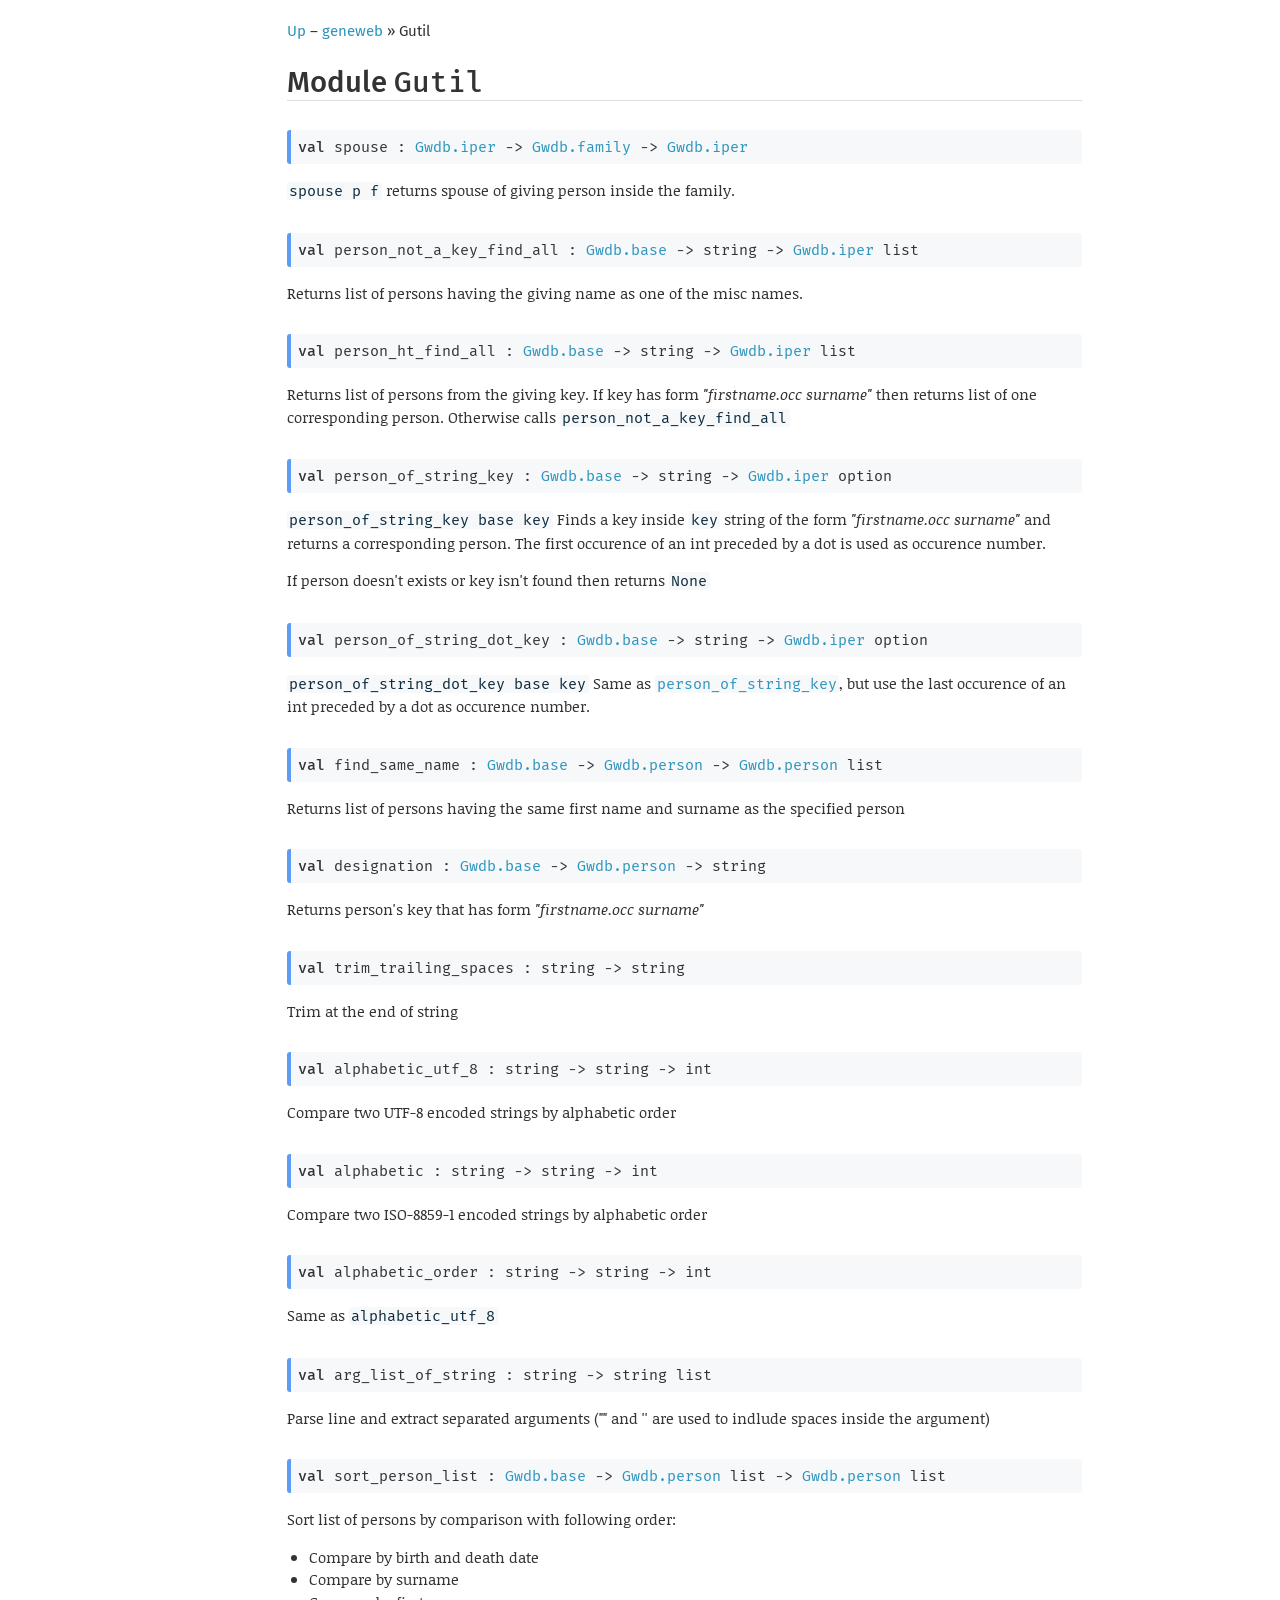
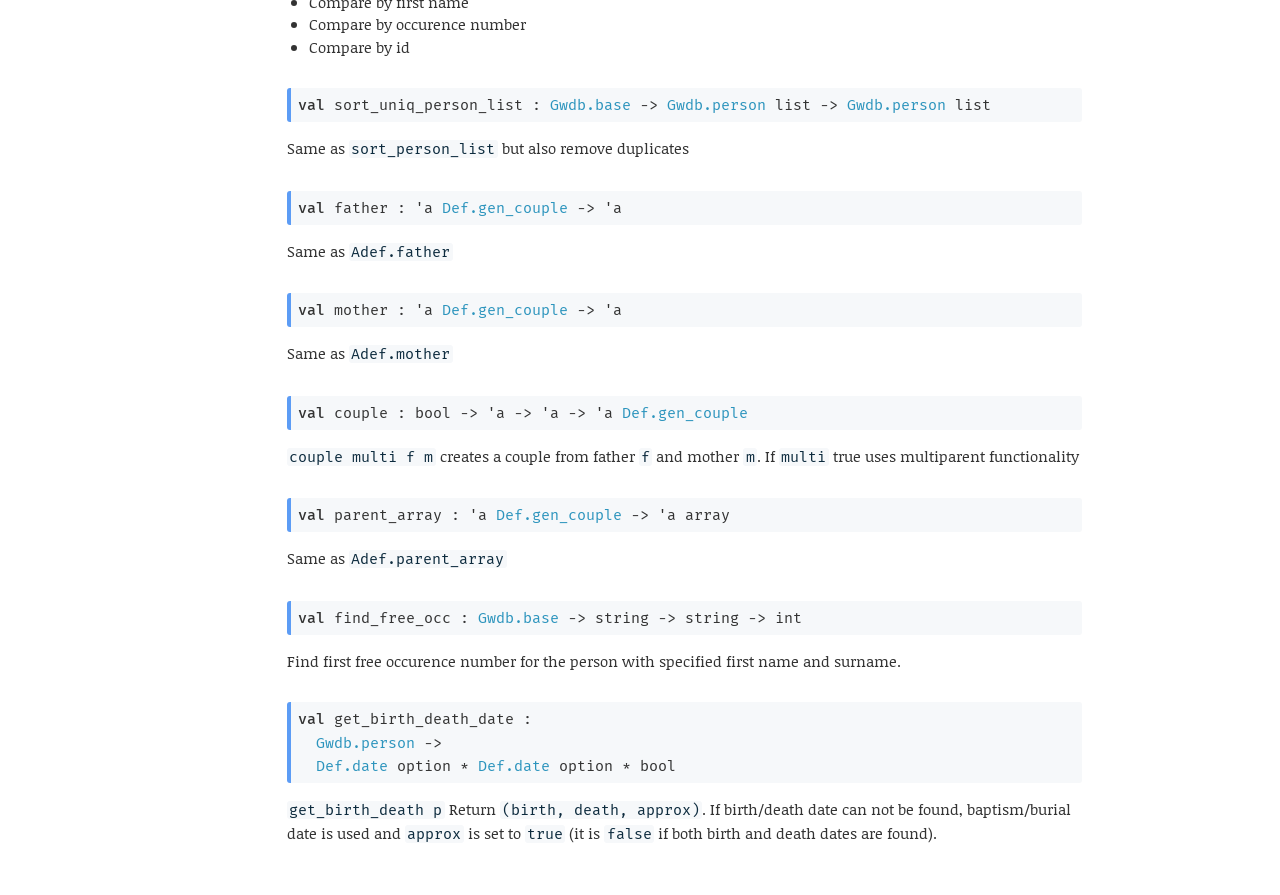
<file: geneweb/Gutil/index.html>
<!DOCTYPE html>
<html xmlns="http://www.w3.org/1999/xhtml"><head><title>Gutil (geneweb.Gutil)</title><link rel="stylesheet" href="../../odoc.support/odoc.css"/><meta charset="utf-8"/><meta name="generator" content="odoc 2.2.2"/><meta name="viewport" content="width=device-width,initial-scale=1.0"/><script src="../../odoc.support/highlight.pack.js"></script><script>hljs.initHighlightingOnLoad();</script></head><body class="odoc"><nav class="odoc-nav"><a href="../index.html">Up</a> – <a href="../index.html">geneweb</a> &#x00BB; Gutil</nav><header class="odoc-preamble"><h1>Module <code><span>Gutil</span></code></h1></header><div class="odoc-content"><div class="odoc-spec"><div class="spec value anchored" id="val-spouse"><a href="#val-spouse" class="anchor"></a><code><span><span class="keyword">val</span> spouse : <span><a href="../Gwdb/index.html#type-iper">Gwdb.iper</a> <span class="arrow">&#45;&gt;</span></span> <span><a href="../Gwdb/index.html#type-family">Gwdb.family</a> <span class="arrow">&#45;&gt;</span></span> <a href="../Gwdb/index.html#type-iper">Gwdb.iper</a></span></code></div><div class="spec-doc"><p><code>spouse p f</code> returns spouse of giving person inside the family.</p></div></div><div class="odoc-spec"><div class="spec value anchored" id="val-person_not_a_key_find_all"><a href="#val-person_not_a_key_find_all" class="anchor"></a><code><span><span class="keyword">val</span> person_not_a_key_find_all : <span><a href="../Gwdb/index.html#type-base">Gwdb.base</a> <span class="arrow">&#45;&gt;</span></span> <span>string <span class="arrow">&#45;&gt;</span></span> <span><a href="../Gwdb/index.html#type-iper">Gwdb.iper</a> list</span></span></code></div><div class="spec-doc"><p>Returns list of persons having the giving name as one of the misc names.</p></div></div><div class="odoc-spec"><div class="spec value anchored" id="val-person_ht_find_all"><a href="#val-person_ht_find_all" class="anchor"></a><code><span><span class="keyword">val</span> person_ht_find_all : <span><a href="../Gwdb/index.html#type-base">Gwdb.base</a> <span class="arrow">&#45;&gt;</span></span> <span>string <span class="arrow">&#45;&gt;</span></span> <span><a href="../Gwdb/index.html#type-iper">Gwdb.iper</a> list</span></span></code></div><div class="spec-doc"><p>Returns list of persons from the giving key. If key has form <i>&quot;firstname.occ surname&quot;</i> then returns list of one corresponding person. Otherwise calls <code>person_not_a_key_find_all</code></p></div></div><div class="odoc-spec"><div class="spec value anchored" id="val-person_of_string_key"><a href="#val-person_of_string_key" class="anchor"></a><code><span><span class="keyword">val</span> person_of_string_key : <span><a href="../Gwdb/index.html#type-base">Gwdb.base</a> <span class="arrow">&#45;&gt;</span></span> <span>string <span class="arrow">&#45;&gt;</span></span> <span><a href="../Gwdb/index.html#type-iper">Gwdb.iper</a> option</span></span></code></div><div class="spec-doc"><p><code>person_of_string_key base key</code> Finds a key inside <code>key</code> string of the form <i>&quot;firstname.occ surname&quot;</i> and returns a corresponding person. The first occurence of an int preceded by a dot is used as occurence number.</p><p>If person doesn't exists or key isn't found then returns <code>None</code></p></div></div><div class="odoc-spec"><div class="spec value anchored" id="val-person_of_string_dot_key"><a href="#val-person_of_string_dot_key" class="anchor"></a><code><span><span class="keyword">val</span> person_of_string_dot_key : <span><a href="../Gwdb/index.html#type-base">Gwdb.base</a> <span class="arrow">&#45;&gt;</span></span> <span>string <span class="arrow">&#45;&gt;</span></span> <span><a href="../Gwdb/index.html#type-iper">Gwdb.iper</a> option</span></span></code></div><div class="spec-doc"><p><code>person_of_string_dot_key base key</code> Same as <a href="#val-person_of_string_key"><code>person_of_string_key</code></a>, but use the last occurence of an int preceded by a dot as occurence number.</p></div></div><div class="odoc-spec"><div class="spec value anchored" id="val-find_same_name"><a href="#val-find_same_name" class="anchor"></a><code><span><span class="keyword">val</span> find_same_name : <span><a href="../Gwdb/index.html#type-base">Gwdb.base</a> <span class="arrow">&#45;&gt;</span></span> <span><a href="../Gwdb/index.html#type-person">Gwdb.person</a> <span class="arrow">&#45;&gt;</span></span> <span><a href="../Gwdb/index.html#type-person">Gwdb.person</a> list</span></span></code></div><div class="spec-doc"><p>Returns list of persons having the same first name and surname as the specified person</p></div></div><div class="odoc-spec"><div class="spec value anchored" id="val-designation"><a href="#val-designation" class="anchor"></a><code><span><span class="keyword">val</span> designation : <span><a href="../Gwdb/index.html#type-base">Gwdb.base</a> <span class="arrow">&#45;&gt;</span></span> <span><a href="../Gwdb/index.html#type-person">Gwdb.person</a> <span class="arrow">&#45;&gt;</span></span> string</span></code></div><div class="spec-doc"><p>Returns person's key that has form <i>&quot;firstname.occ surname&quot;</i></p></div></div><div class="odoc-spec"><div class="spec value anchored" id="val-trim_trailing_spaces"><a href="#val-trim_trailing_spaces" class="anchor"></a><code><span><span class="keyword">val</span> trim_trailing_spaces : <span>string <span class="arrow">&#45;&gt;</span></span> string</span></code></div><div class="spec-doc"><p>Trim at the end of string</p></div></div><div class="odoc-spec"><div class="spec value anchored" id="val-alphabetic_utf_8"><a href="#val-alphabetic_utf_8" class="anchor"></a><code><span><span class="keyword">val</span> alphabetic_utf_8 : <span>string <span class="arrow">&#45;&gt;</span></span> <span>string <span class="arrow">&#45;&gt;</span></span> int</span></code></div><div class="spec-doc"><p>Compare two UTF-8 encoded strings by alphabetic order</p></div></div><div class="odoc-spec"><div class="spec value anchored" id="val-alphabetic"><a href="#val-alphabetic" class="anchor"></a><code><span><span class="keyword">val</span> alphabetic : <span>string <span class="arrow">&#45;&gt;</span></span> <span>string <span class="arrow">&#45;&gt;</span></span> int</span></code></div><div class="spec-doc"><p>Compare two ISO-8859-1 encoded strings by alphabetic order</p></div></div><div class="odoc-spec"><div class="spec value anchored" id="val-alphabetic_order"><a href="#val-alphabetic_order" class="anchor"></a><code><span><span class="keyword">val</span> alphabetic_order : <span>string <span class="arrow">&#45;&gt;</span></span> <span>string <span class="arrow">&#45;&gt;</span></span> int</span></code></div><div class="spec-doc"><p>Same as <code>alphabetic_utf_8</code></p></div></div><div class="odoc-spec"><div class="spec value anchored" id="val-arg_list_of_string"><a href="#val-arg_list_of_string" class="anchor"></a><code><span><span class="keyword">val</span> arg_list_of_string : <span>string <span class="arrow">&#45;&gt;</span></span> <span>string list</span></span></code></div><div class="spec-doc"><p>Parse line and extract separated arguments (&quot;&quot; and '' are used to indlude spaces inside the argument)</p></div></div><div class="odoc-spec"><div class="spec value anchored" id="val-sort_person_list"><a href="#val-sort_person_list" class="anchor"></a><code><span><span class="keyword">val</span> sort_person_list : <span><a href="../Gwdb/index.html#type-base">Gwdb.base</a> <span class="arrow">&#45;&gt;</span></span> <span><span><a href="../Gwdb/index.html#type-person">Gwdb.person</a> list</span> <span class="arrow">&#45;&gt;</span></span> <span><a href="../Gwdb/index.html#type-person">Gwdb.person</a> list</span></span></code></div><div class="spec-doc"><p>Sort list of persons by comparison with following order:</p><ul><li>Compare by birth and death date</li><li>Compare by surname</li><li>Compare by first name</li><li>Compare by occurence number</li><li>Compare by id</li></ul></div></div><div class="odoc-spec"><div class="spec value anchored" id="val-sort_uniq_person_list"><a href="#val-sort_uniq_person_list" class="anchor"></a><code><span><span class="keyword">val</span> sort_uniq_person_list : <span><a href="../Gwdb/index.html#type-base">Gwdb.base</a> <span class="arrow">&#45;&gt;</span></span> <span><span><a href="../Gwdb/index.html#type-person">Gwdb.person</a> list</span> <span class="arrow">&#45;&gt;</span></span> <span><a href="../Gwdb/index.html#type-person">Gwdb.person</a> list</span></span></code></div><div class="spec-doc"><p>Same as <code>sort_person_list</code> but also remove duplicates</p></div></div><div class="odoc-spec"><div class="spec value anchored" id="val-father"><a href="#val-father" class="anchor"></a><code><span><span class="keyword">val</span> father : <span><span><span class="type-var">'a</span> <a href="../Def/index.html#type-gen_couple">Def.gen_couple</a></span> <span class="arrow">&#45;&gt;</span></span> <span class="type-var">'a</span></span></code></div><div class="spec-doc"><p>Same as <code>Adef.father</code></p></div></div><div class="odoc-spec"><div class="spec value anchored" id="val-mother"><a href="#val-mother" class="anchor"></a><code><span><span class="keyword">val</span> mother : <span><span><span class="type-var">'a</span> <a href="../Def/index.html#type-gen_couple">Def.gen_couple</a></span> <span class="arrow">&#45;&gt;</span></span> <span class="type-var">'a</span></span></code></div><div class="spec-doc"><p>Same as <code>Adef.mother</code></p></div></div><div class="odoc-spec"><div class="spec value anchored" id="val-couple"><a href="#val-couple" class="anchor"></a><code><span><span class="keyword">val</span> couple : <span>bool <span class="arrow">&#45;&gt;</span></span> <span><span class="type-var">'a</span> <span class="arrow">&#45;&gt;</span></span> <span><span class="type-var">'a</span> <span class="arrow">&#45;&gt;</span></span> <span><span class="type-var">'a</span> <a href="../Def/index.html#type-gen_couple">Def.gen_couple</a></span></span></code></div><div class="spec-doc"><p><code>couple multi f m</code> creates a couple from father <code>f</code> and mother <code>m</code>. If <code>multi</code> true uses multiparent functionality</p></div></div><div class="odoc-spec"><div class="spec value anchored" id="val-parent_array"><a href="#val-parent_array" class="anchor"></a><code><span><span class="keyword">val</span> parent_array : <span><span><span class="type-var">'a</span> <a href="../Def/index.html#type-gen_couple">Def.gen_couple</a></span> <span class="arrow">&#45;&gt;</span></span> <span><span class="type-var">'a</span> array</span></span></code></div><div class="spec-doc"><p>Same as <code>Adef.parent_array</code></p></div></div><div class="odoc-spec"><div class="spec value anchored" id="val-find_free_occ"><a href="#val-find_free_occ" class="anchor"></a><code><span><span class="keyword">val</span> find_free_occ : <span><a href="../Gwdb/index.html#type-base">Gwdb.base</a> <span class="arrow">&#45;&gt;</span></span> <span>string <span class="arrow">&#45;&gt;</span></span> <span>string <span class="arrow">&#45;&gt;</span></span> int</span></code></div><div class="spec-doc"><p>Find first free occurence number for the person with specified first name and surname.</p></div></div><div class="odoc-spec"><div class="spec value anchored" id="val-get_birth_death_date"><a href="#val-get_birth_death_date" class="anchor"></a><code><span><span class="keyword">val</span> get_birth_death_date : 
  <span><a href="../Gwdb/index.html#type-person">Gwdb.person</a> <span class="arrow">&#45;&gt;</span></span>
  <span><a href="../Def/index.html#type-date">Def.date</a> option</span> * <span><a href="../Def/index.html#type-date">Def.date</a> option</span> * bool</span></code></div><div class="spec-doc"><p><code>get_birth_death p</code> Return <code>(birth, death, approx)</code>. If birth/death date can not be found, baptism/burial date is used and <code>approx</code> is set to <code>true</code> (it is <code>false</code> if both birth and death dates are found).</p></div></div></div></body></html>
</file>
<file: odoc.support/odoc.css>
@charset "UTF-8";
/* Copyright (c) 2016 The odoc contributors. All rights reserved.
   Distributed under the ISC license, see terms at the end of the file.
   odoc 2.2.0 */

/* Fonts */
@import url('https://fonts.googleapis.com/css?family=Fira+Mono:400,500');
@import url('https://fonts.googleapis.com/css?family=Noticia+Text:400,400i,700');
@import url('https://fonts.googleapis.com/css?family=Fira+Sans:400,400i,500,500i,600,600i,700,700i');

:root,
.light:root {
   --main-background: #FFFFFF;

  --color: #333333;
  --link-color: #2C94BD;
  --anchor-hover: #555;
  --anchor-color: #d5d5d5;
  --xref-shadow: #cc6666;
  --header-shadow: #ddd;
  --by-name-version-color: #aaa;
  --by-name-nav-link-color: #222;
  --target-background: rgba(187, 239, 253, 0.3);
  --target-shadow: rgba(187, 239, 253, 0.8);
  --pre-border-color: #eee;
  --code-background: #f6f8fa;

  --li-code-background: #f6f8fa;
  --li-code-color: #0d2b3e;
  --toc-color: #1F2D3D;
  --toc-before-color: #777;
  --toc-background: #f6f8fa;
  --toc-list-border: #ccc;

  --spec-summary-border-color: #5c9cf5;
  --spec-summary-background: var(--code-background);
  --spec-summary-hover-background: #ebeff2;
  --spec-details-after-background: rgba(0, 4, 15, 0.05);
  --spec-details-after-shadow: rgba(204, 204, 204, 0.53);
}

.dark:root {
  --main-background: #202020;
  --code-background: #222;
  --line-numbers-background: rgba(0, 0, 0, 0.125);
  --navbar-background: #202020;

  --color: #bebebe;
  --dirname-color: #666;
  --underline-color: #444;
  --visited-color: #002800;
  --visited-number-color: #252;
  --unvisited-color: #380000;
  --unvisited-number-color: #622;
  --somevisited-color: #303000;
  --highlight-color: #303e3f;
  --line-number-color: rgba(230, 230, 230, 0.3);
  --unvisited-margin-color: #622;
  --border: #333;
  --navbar-border: #333;
  --code-color: #ccc;

  --li-code-background: #373737;
  --li-code-color: #999;
  --toc-color: #777;
  --toc-background: #252525;

  --hljs-link: #999;
  --hljs-keyword: #cda869;
  --hljs-regexp: #f9ee98;
  --hljs-title: #dcdcaa;
  --hljs-type: #ac885b;
  --hljs-meta: #82aaff;
  --hljs-variable: #cf6a4c;
}

@media (prefers-color-scheme: dark) {
  :root {
    --main-background: #202020;
    --code-background: #333;
    --line-numbers-background: rgba(0, 0, 0, 0.125);
    --navbar-background: #202020;

    --meter-unvisited-color: #622;
    --meter-visited-color: #252;
    --meter-separator-color: black;

    --color: #bebebe;
    --dirname-color: #666;
    --underline-color: #444;
    --visited-color: #002800;
    --visited-number-color: #252;
    --unvisited-color: #380000;
    --unvisited-number-color: #622;
    --somevisited-color: #303000;
    --highlight-color: #303e3f;
    --line-number-color: rgba(230, 230, 230, 0.3);
    --unvisited-margin-color: #622;
    --border: #333;
    --navbar-border: #333;
    --code-color: #ccc;
    --by-name-nav-link-color: var(--color);

    --li-code-background: #373737;
    --li-code-color: #999;
    --toc-color: #777;
    --toc-before-color: #777;
    --toc-background: #252525;
    --toc-list-border: #ccc;
    --spec-summary-hover-background: #ebeff2;
    --spec-details-after-background: rgba(0, 4, 15, 0.05);
    --spec-details-after-shadow: rgba(204, 204, 204, 0.53);

    --hljs-link: #999;
    --hljs-keyword: #cda869;
    --hljs-regexp: #f9ee98;
    --hljs-title: #dcdcaa;
    --hljs-type: #ac885b;
    --hljs-meta: #82aaff;
    --hljs-variable: #cf6a4c;
  }
}

/* Reset a few things. */

html, body, div, span, applet, object, iframe, h1, h2, h3, h4, h5, h6, p, blockquote, pre, a, abbr, acronym, address, big, cite, code, del, dfn, em, img, ins, kbd, q, s, samp, small, strike, strong, sub, sup, tt, var, b, u, i, center, dl, dt, dd, ol, ul, li, fieldset, form, label, legend, table, caption, tbody, tfoot, thead, tr, th, td, article, aside, canvas, details, embed, figure, figcaption, footer, header, hgroup, menu, nav, output, ruby, section, summary, time, mark, audio, video {
  padding: 0;
  border: 0;
  font: inherit;
  vertical-align: baseline;

}

table {
  border-collapse: collapse;
  border-spacing: 0;
}

*, *:before, *:after {
  box-sizing: border-box;
}

html {
  font-size: 15px;
}

body {
  text-align: left;
  background: #FFFFFF;
  color: var(--color);
  background-color: var(--main-background);
}

body {
  max-width: 100ex;
  margin-left: calc(10vw + 20ex);
  margin-right: 4ex;
  margin-top: 20px;
  margin-bottom: 50px;
  font-family: "Noticia Text", Georgia, serif;
  line-height: 1.5;
}

header {
  margin-bottom: 30px;
}

nav {
  font-family: "Fira Sans", Helvetica, Arial, sans-serif;
}

/* Basic markup elements */

b, strong {
  font-weight: bold;
}

i {
  font-style: italic;
}

em, i em.odd{
  font-style: italic;
}

em.odd, i em {
  font-style: normal;
}

sup {
  vertical-align: super;
}

sub {
  vertical-align: sub;
}

sup, sub {
  font-size: 12px;
  line-height: 0;
  margin-left: 0.2ex;
}

ul, ol {
  list-style-position: outside
}

ul>li {
  margin-left: 22px;
}

ol>li {
  margin-left: 27.2px;
}

li>*:first-child {
  margin-top: 0
}

/* Text alignements, this should be forbidden. */

.left {
  text-align: left;
}

.right {
  text-align: right;
}

.center {
  text-align: center;
}

/* Links and anchors */

a {
  text-decoration: none;
  color: var(--link-color);
}

a:hover {
  box-shadow: 0 1px 0 0 var(--link-color);
}

/* Linked highlight */
*:target {
  background-color: var(--target-background) !important;
  box-shadow: 0 0px 0 1px var(--target-shadow) !important;
  border-radius: 1px;
}

*:hover > a.anchor {
  visibility: visible;
}

a.anchor:before {
  content: "#";
}

a.anchor:hover {
  box-shadow: none;
  text-decoration: none;
  color: var(--anchor-hover);
}

a.anchor {
  visibility: hidden;
  position: absolute;
  /* top: 0px; */
  /* margin-left: -3ex; */
  margin-left: -1.3em;
  font-weight: normal;
  font-style: normal;
  padding-right: 0.4em;
  padding-left: 0.4em;
  /* To remain selectable */
  color: var(--anchor-color);
}

.spec > a.anchor {
  margin-left: -2.3em;
  padding-right: 0.9em;
}

.xref-unresolved {
  color: #2C94BD;
}
.xref-unresolved:hover {
  box-shadow: 0 1px 0 0 var(--xref-shadow);
}

/* Section and document divisions.
   Until at least 4.03 many of the modules of the stdlib start at .h7,
   we restart the sequence there like h2  */

h1, h2, h3, h4, h5, h6, .h7, .h8, .h9, .h10 {
  font-family: "Fira Sans", Helvetica, Arial, sans-serif;
  font-weight: 400;
  padding-top: 0.1em;
  line-height: 1.2;
  overflow-wrap: break-word;
}

h1 {
  font-weight: 500;
  font-size: 2.441em;
}

h1 {
  font-weight: 500;
  font-size: 1.953em;
  box-shadow: 0 1px 0 0 var(--header-shadow);
}

h2 {
  font-size: 1.563em;
}

h3 {
  font-size: 1.25em;
}

small, .font_small {
  font-size: 0.8em;
}

h1 code, h1 tt {
  font-size: inherit;
  font-weight: inherit;
}

h2 code, h2 tt {
  font-size: inherit;
  font-weight: inherit;
}

h3 code, h3 tt {
  font-size: inherit;
  font-weight: inherit;
}

h3 code, h3 tt {
  font-size: inherit;
  font-weight: inherit;
}

h4 {
  font-size: 1.12em;
}

/* Comment delimiters, hidden but accessible to screen readers and 
   selected for copy/pasting */

/* Taken from bootstrap */
/* See also https://stackoverflow.com/a/27769435/4220738 */
.comment-delim {
  position: absolute;
  width: 1px;
  height: 1px;
  padding: 0;
  margin: -1px;
  overflow: hidden;
  clip: rect(0, 0, 0, 0);
  white-space: nowrap;
  border: 0;
}

/* Preformatted and code */

tt, code, pre {
  font-family: "Fira Mono", courier;
  font-weight: 400;
}

pre {
  padding: 0.1em;
  border: 1px solid var(--pre-border-color);
  border-radius: 5px;
  overflow-x: auto;
}

p code,
li code {
  background-color: var(--li-code-background);
  color: var(--li-code-color);
  border-radius: 3px;
  padding: 0 0.3ex;
}

p a > code {
  color: var(--link-color);
}

code {
  white-space: pre-wrap;
}

/* Code blocks (e.g. Examples) */

pre code {
  font-size: 0.893rem;
}

/* Code lexemes */

.keyword {
  font-weight: 500;
}

.arrow { white-space: nowrap }

/* Module member specification */

.spec {
  background-color: var(--spec-summary-background);
  border-radius: 3px;
  border-left: 4px solid var(--spec-summary-border-color);
  border-right: 5px solid transparent;
  padding: 0.35em 0.5em;
}

li:not(:last-child) > .def-doc {
  margin-bottom: 15px;
}

/* Spacing between items */
div.odoc-spec,.odoc-include {
  margin-bottom: 2em;
}

.spec.type .variant p, .spec.type .record p {
  margin: 5px;
}

.spec.type .variant, .spec.type .record {
  margin-left: 2ch;
  list-style: none;
  display: flex;
  flex-wrap: wrap;
  row-gap: 4px;
}

.spec.type .record > code, .spec.type .variant > code {
  min-width: 40%;
}

.spec.type > ol {
  margin-top: 0;
  margin-bottom: 0;
}

.spec.type .record > .def-doc, .spec.type .variant > .def-doc {
  min-width:50%;
  padding: 0.25em 0.5em;
  margin-left: 10%;
  border-radius: 3px;
  flex-grow:1;
  background: var(--main-background);
  box-shadow: 2px 2px 4px lightgrey;
}

div.def {
  margin-top: 0;
  text-indent: -2ex;
  padding-left: 2ex;
}

div.def-doc>*:first-child {
  margin-top: 0;
}

/* Collapsible inlined include and module */

.odoc-include details {
  position: relative;
}

.odoc-include.shadowed-include {
  display: none;
}

.odoc-include details:after {
  z-index: -100;
  display: block;
  content: " ";
  position: absolute;
  border-radius: 0 1ex 1ex 0;
  right: -20px;
  top: 1px;
  bottom: 1px;
  width: 15px;
  background: var(--spec-details-after-background, rgba(0, 4, 15, 0.05));
  box-shadow: 0 0px 0 1px var(--spec-details-after-shadow, rgba(204, 204, 204, 0.53));
}

.odoc-include summary {
  position: relative;
  margin-bottom: 1em;
  cursor: pointer;
  outline: none;
}

.odoc-include summary:hover {
  background-color: var(--spec-summary-hover-background);
}

/* FIXME: Does not work in Firefox. */
.odoc-include summary::-webkit-details-marker {
  color: #888;
  transform: scaleX(-1);
  position: absolute;
  top: calc(50% - 5px);
  height: 11px;
  right: -29px;
}

/* Records and variants FIXME */

div.def table {
  text-indent: 0em;
  padding: 0;
  margin-left: -2ex;
}

td.def {
  padding-left: 2ex;
}

td.def-doc *:first-child {
  margin-top: 0em;
}

/* Lists of @tags */

.at-tags { list-style-type: none; margin-left: -3ex; }
.at-tags li { padding-left: 3ex; text-indent: -3ex; }
.at-tags .at-tag { text-transform: capitalize }

/* Lists of modules */

.modules { list-style-type: none; margin-left: -3ex; }
.modules li { padding-left: 3ex; text-indent: -3ex; margin-top: 5px }
.modules .synopsis { padding-left: 1ch; }

/* Odig package index */

.packages { list-style-type: none; margin-left: -3ex; }
.packages li { padding-left: 3ex; text-indent: -3ex }
.packages li a.anchor { padding-right: 0.5ch; padding-left: 3ch; }
.packages .version { font-size: 10px; color: var(--by-name-version-color); }
.packages .synopsis { padding-left: 1ch }

.by-name nav a {
  text-transform: uppercase;
  font-size: 18px;
  margin-right: 1ex;
  color: var(--by-name-nav-link-color,);
  display: inline-block;
}

.by-tag nav a {
  margin-right: 1ex;
  color: var(--by-name-nav-link-color);
  display: inline-block;
}

.by-tag ol { list-style-type: none; }
.by-tag ol.tags li { margin-left: 1ch; display: inline-block }
.by-tag td:first-child { text-transform: uppercase; }

/* Odig package page */

.package nav {
  display: inline;
  font-size: 14px;
  font-weight: normal;
}

.package .version {
  font-size: 14px;
}

.package.info {
  margin: 0;
}

.package.info td:first-child {
  font-style: italic;
  padding-right: 2ex;
}

.package.info ul {
  list-style-type: none;
  display: inline;
  margin: 0;
}

.package.info li {
  display: inline-block;
  margin: 0;
  margin-right: 1ex;
}

#info-authors li, #info-maintainers li {
  display: block;
}

/* Sidebar and TOC */

.odoc-toc:before {
  display: block;
  content: "Contents";
  text-transform: uppercase;
  font-size: 1em;
  margin: 1.414em 0 0.5em;
  font-weight: 500;
  color: var(--toc-before-color);
  line-height: 1.2;
}

.odoc-toc {
  position: fixed;
  top: 0px;
  bottom: 0px;
  left: 0px;
  max-width: 30ex;
  min-width: 26ex;
  width: 20%;
  background: var(--toc-background);
  overflow: auto;
  color: var(--toc-color);
  padding-left: 2ex;
  padding-right: 2ex;
}

.odoc-toc ul li a {
  font-family: "Fira Sans", sans-serif;
  font-size: 0.95em;
  color: var(--color);
  font-weight: 400;
  line-height: 1.6em;
  display: block;
}

.odoc-toc ul li a:hover {
  box-shadow: none;
  text-decoration: underline;
}

/* First level titles */

.odoc-toc>ul>li>a {
  font-weight: 500;
}

.odoc-toc li ul {
  margin: 0px;
}

.odoc-toc ul {
  list-style-type: none;
}

.odoc-toc ul li {
  margin: 0;
}
.odoc-toc>ul>li {
  margin-bottom: 0.3em;
}

.odoc-toc ul li li {
  border-left: 1px solid var(--toc-list-border);
  margin-left: 5px;
  padding-left: 12px;
}

/* Mobile adjustements. */

@media only screen and (max-width: 95ex) {
  body.odoc {
    margin: 2em;
  }
  .odoc-toc {
    position: static;
    width: auto;
    min-width: unset;
    max-width: unset;
    border: none;
    padding: 0.2em 1em;
    border-radius: 5px;
    margin-bottom: 2em;
  }
}

/* Print adjustements. */

@media print {
  body {
    color: black;
    background: white;
  }
  body nav:first-child {
    visibility: hidden;
  }
}

/* Syntax highlighting (based on github-gist) */

.hljs {
  display: block;
  background: var(--code-background);
  padding: 0.5em;
  color: var(--color);
  overflow-x: auto;
}

.hljs-comment,
.hljs-meta {
  color: #969896;
}

.hljs-string,
.hljs-variable,
.hljs-template-variable,
.hljs-strong,
.hljs-emphasis,
.hljs-quote {
  color: #df5000;
}

.hljs-keyword,
.hljs-selector-tag {
  color: #a71d5d;
}

.hljs-type,
.hljs-class .hljs-title {
  color: #458;
  font-weight: 500;
}

.hljs-literal,
.hljs-symbol,
.hljs-bullet,
.hljs-attribute {
  color: #0086b3;
}

.hljs-section,
.hljs-name {
  color: #63a35c;
}

.hljs-tag {
  color: #333333;
}

.hljs-attr,
.hljs-selector-id,
.hljs-selector-class,
.hljs-selector-attr,
.hljs-selector-pseudo {
  color: #795da3;
}

.hljs-addition {
  color: #55a532;
  background-color: #eaffea;
}

.hljs-deletion {
  color: #bd2c00;
  background-color: #ffecec;
}

.hljs-link {
  text-decoration: underline;
}

/*---------------------------------------------------------------------------
   Copyright (c) 2016 The odoc contributors

   Permission to use, copy, modify, and/or distribute this software for any
   purpose with or without fee is hereby granted, provided that the above
   copyright notice and this permission notice appear in all copies.

   THE SOFTWARE IS PROVIDED "AS IS" AND THE AUTHOR DISCLAIMS ALL WARRANTIES
   WITH REGARD TO THIS SOFTWARE INCLUDING ALL IMPLIED WARRANTIES OF
   MERCHANTABILITY AND FITNESS. IN NO EVENT SHALL THE AUTHOR BE LIABLE FOR
   ANY SPECIAL, DIRECT, INDIRECT, OR CONSEQUENTIAL DAMAGES OR ANY DAMAGES
   WHATSOEVER RESULTING FROM LOSS OF USE, DATA OR PROFITS, WHETHER IN AN
   ACTION OF CONTRACT, NEGLIGENCE OR OTHER TORTIOUS ACTION, ARISING OUT OF
   OR IN CONNECTION WITH THE USE OR PERFORMANCE OF THIS SOFTWARE.
  ---------------------------------------------------------------------------*/
</file>
